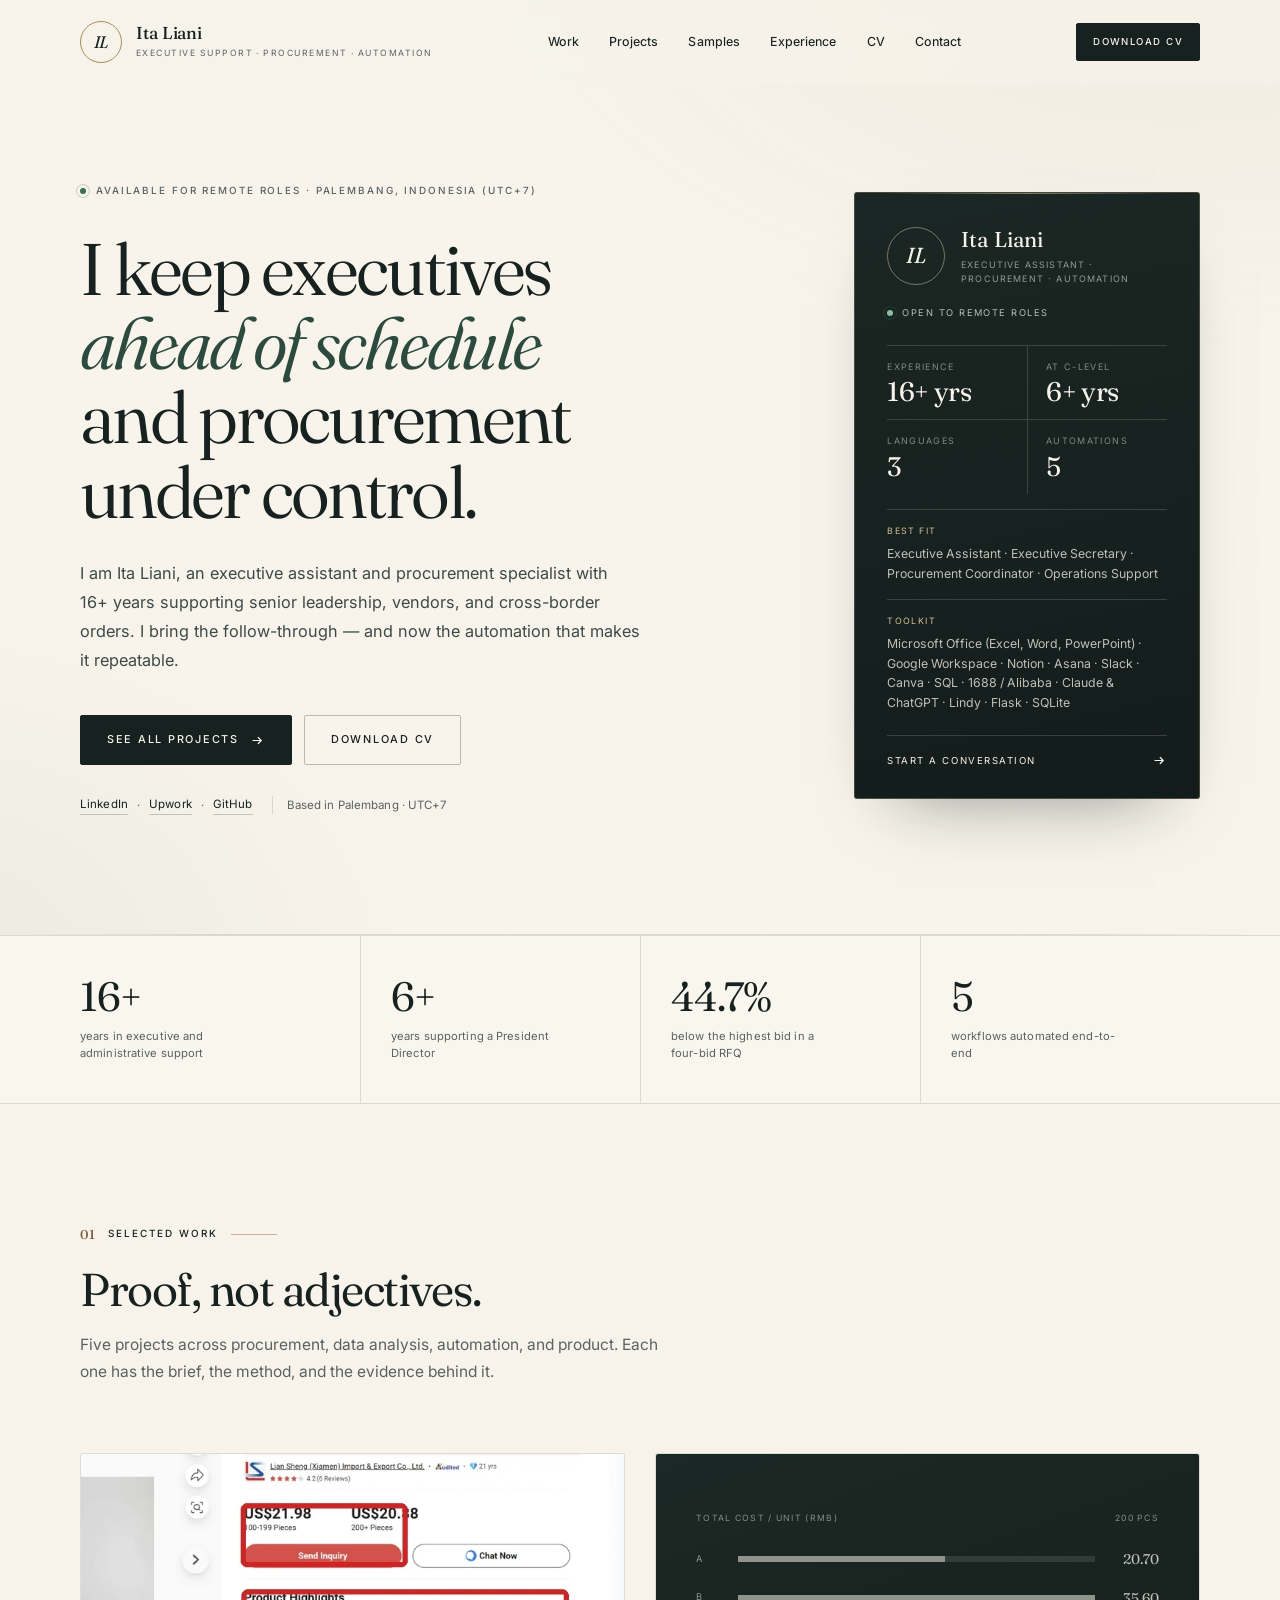
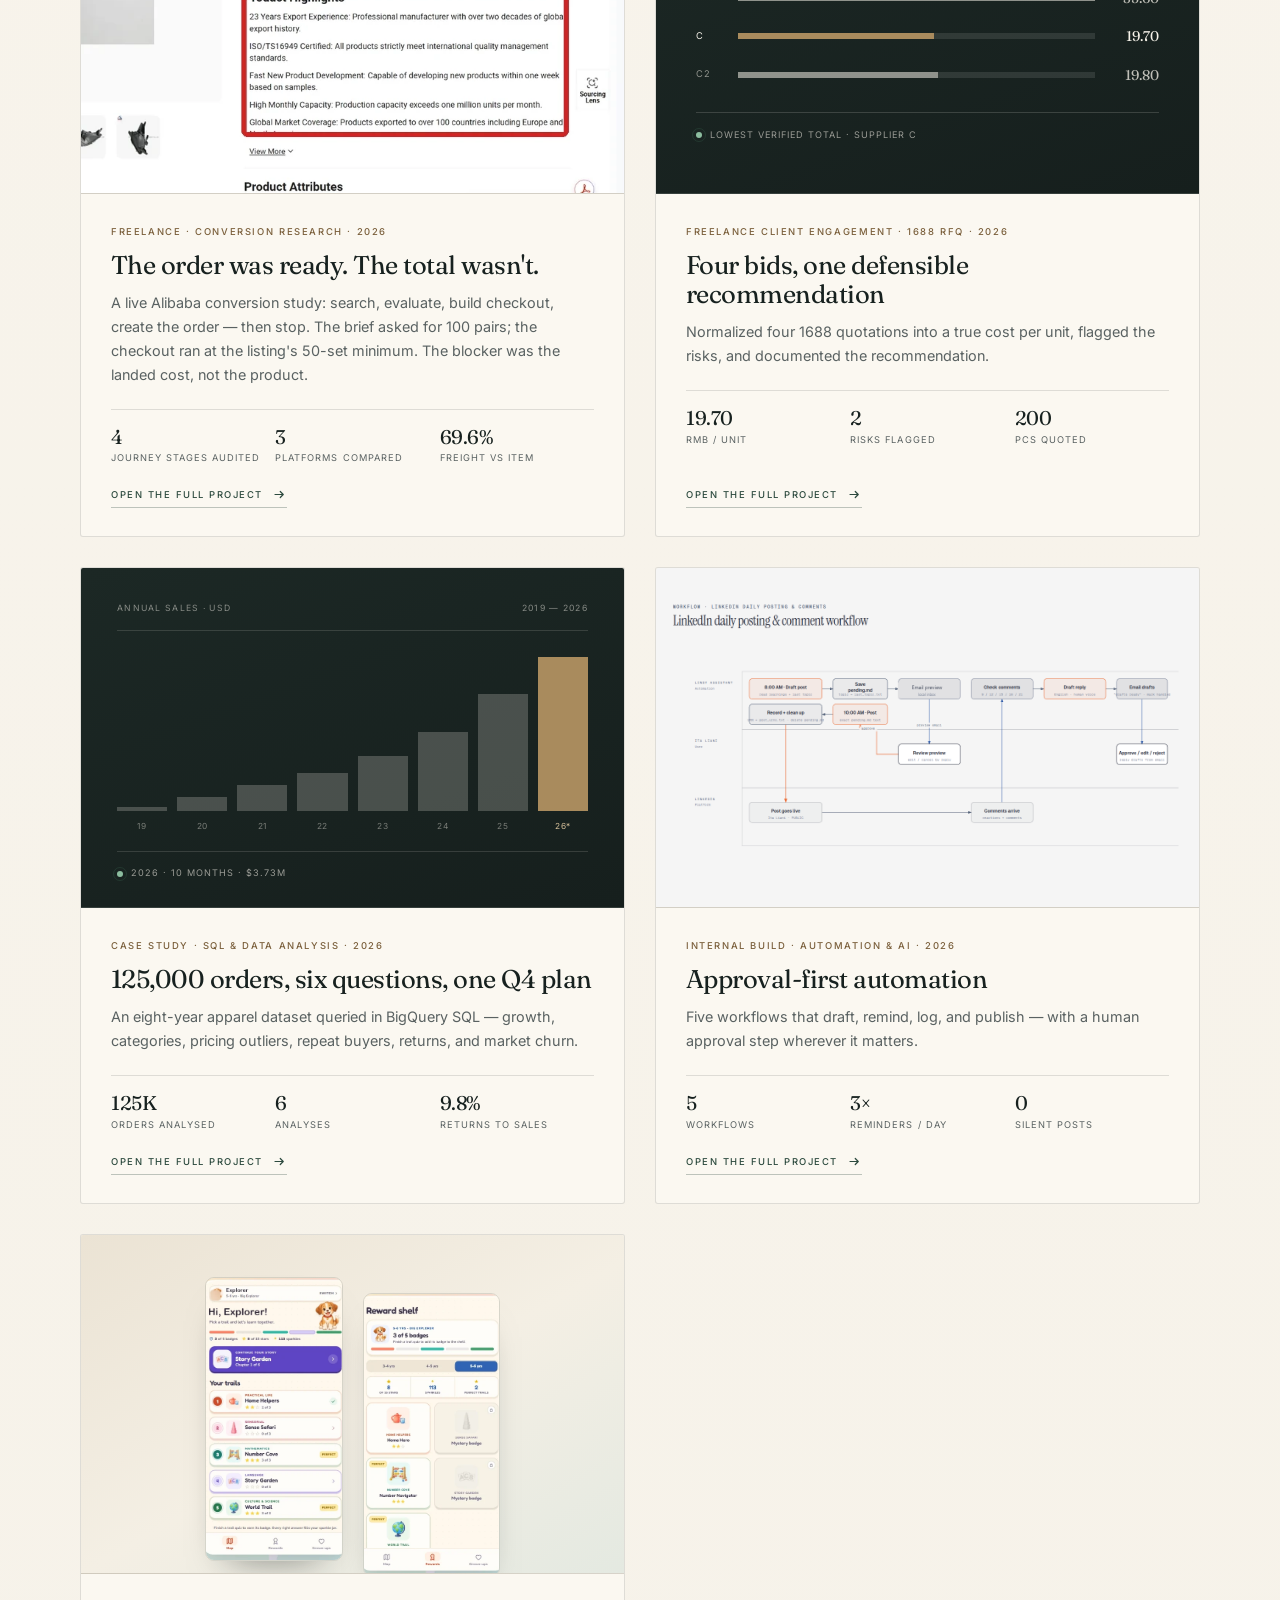
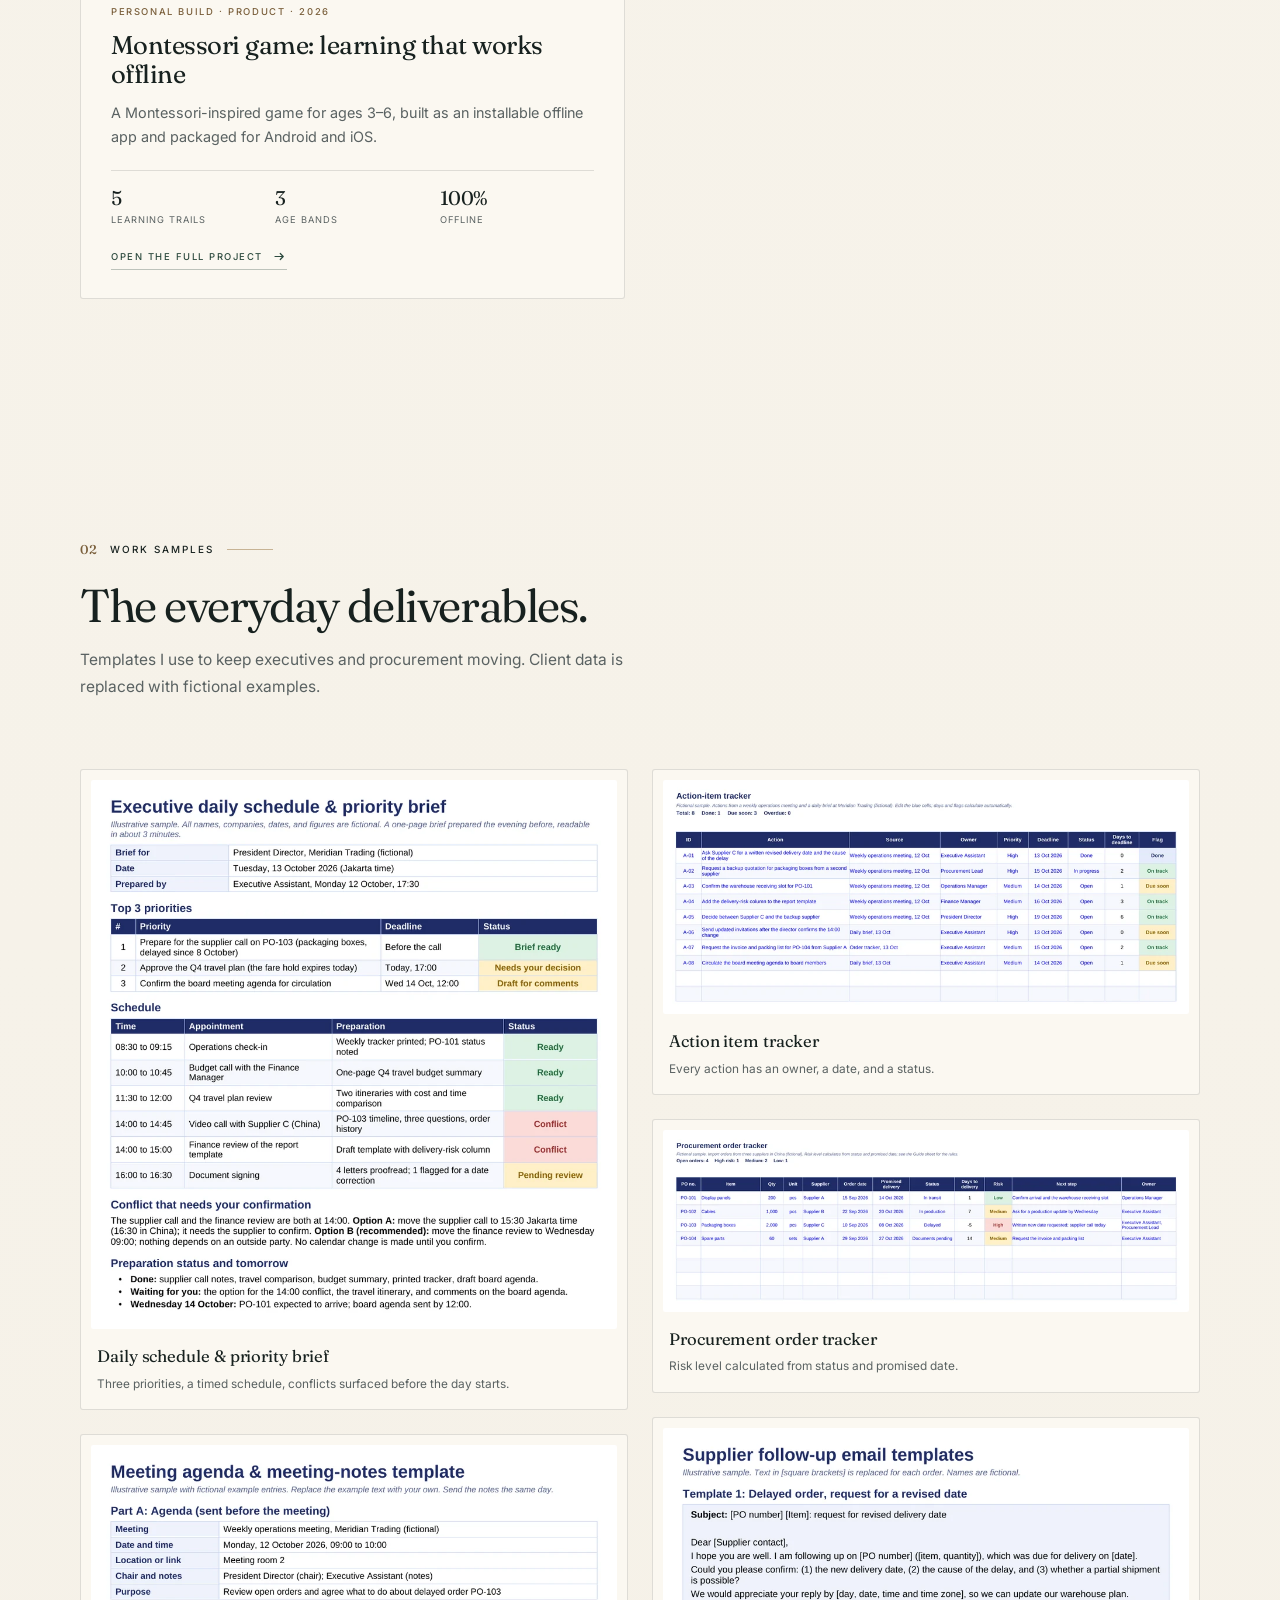
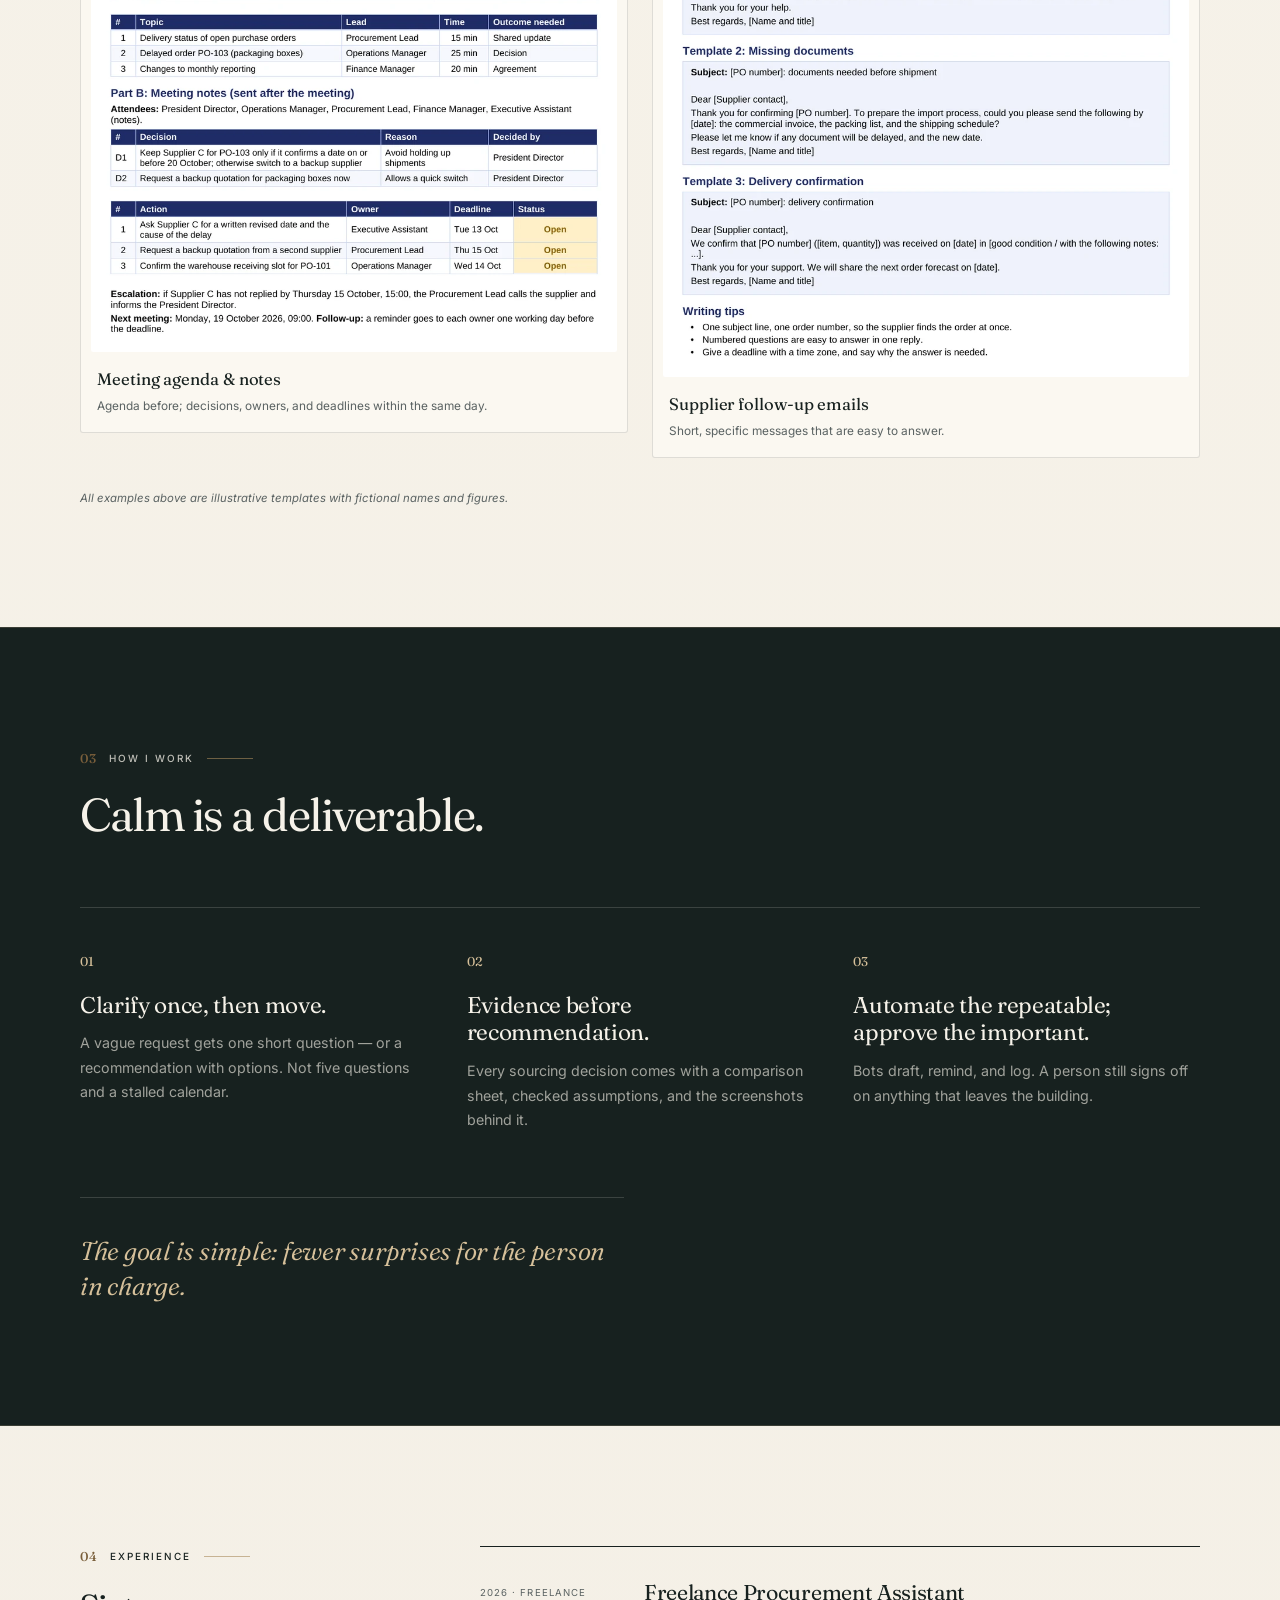
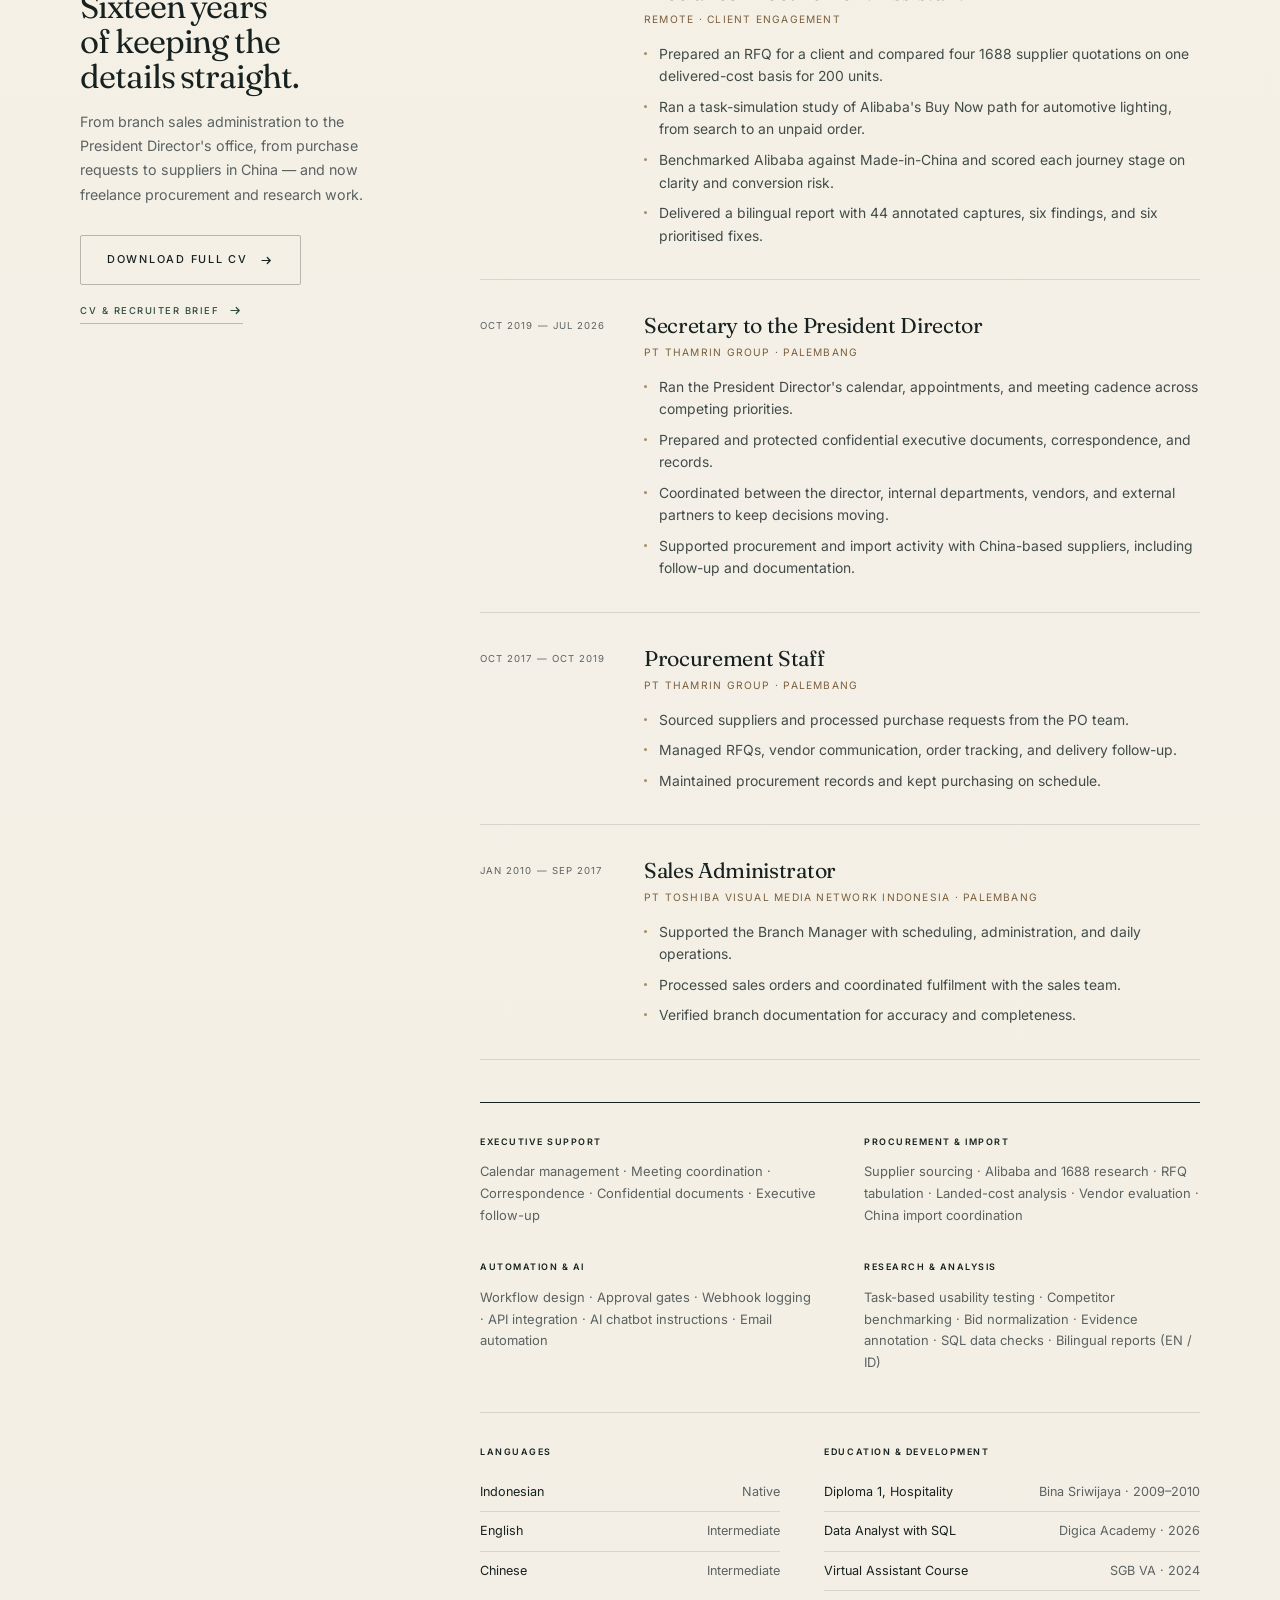
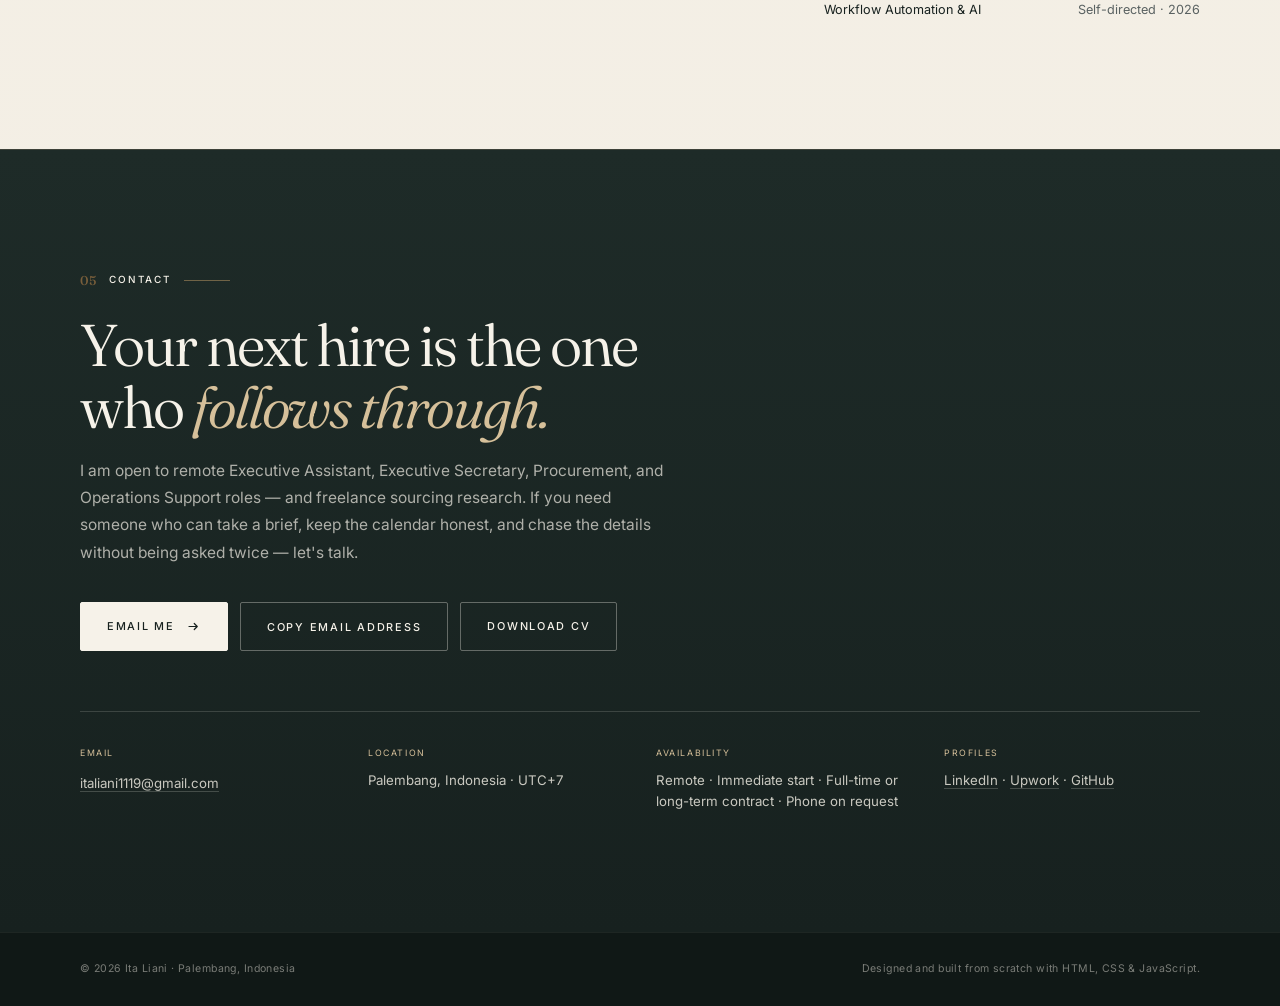
<file: index.html>
<!DOCTYPE html>
<html lang="en">
<head>
<meta charset="utf-8">
<meta name="viewport" content="width=device-width, initial-scale=1">
<title>Ita Liani — Executive Assistant, Procurement &amp; Automation</title>
<meta name="description" content="Portfolio of Ita Liani: 16+ years supporting senior leadership, cross-border procurement, and human-approved automation. Case studies, work samples, and CV.">
<meta name="theme-color" content="#F6F2E9">
<link rel="icon" href="assets/favicon.svg" type="image/svg+xml">
<link rel="canonical" href="https://italiani1119-luck.github.io/">

<meta property="og:type" content="website">
<meta property="og:url" content="https://italiani1119-luck.github.io/">
<meta property="og:title" content="Ita Liani — Executive Assistant, Procurement &amp; Automation">
<meta property="og:description" content="16+ years keeping executives ahead of schedule and procurement under control. Case studies in sourcing, RFQ analysis, SQL data work, automation, and product.">
<meta property="og:image" content="https://italiani1119-luck.github.io/assets/img/og-cover.png">
<meta property="og:image:alt" content="Ita Liani — executive support, procurement, and automation portfolio">
<meta property="og:image:width" content="1200">
<meta property="og:image:height" content="630">
<meta name="twitter:card" content="summary_large_image">
<meta name="twitter:title" content="Ita Liani — Executive Assistant, Procurement &amp; Automation">
<meta name="twitter:description" content="16+ years keeping executives ahead of schedule and procurement under control.">
<meta name="twitter:image" content="https://italiani1119-luck.github.io/assets/img/og-cover.png">

<link rel="preconnect" href="https://fonts.googleapis.com">
<link rel="preconnect" href="https://fonts.gstatic.com" crossorigin>
<link href="https://fonts.googleapis.com/css2?family=Fraunces:ital,opsz,wght@0,9..144,300..700;1,9..144,300..700&family=Inter:wght@300..700&display=swap" rel="stylesheet">
<link rel="stylesheet" href="css/styles.css">

<script type="application/ld+json">
{
  "@context": "https://schema.org",
  "@type": "Person",
  "name": "Ita Liani",
  "url": "https://italiani1119-luck.github.io/",
  "image": "https://italiani1119-luck.github.io/assets/img/og-cover.png",
  "jobTitle": "Executive Assistant, Procurement & Automation",
  "email": "mailto:italiani1119@gmail.com",
  "address": { "@type": "PostalAddress", "addressLocality": "Palembang", "addressCountry": "ID" },
  "knowsLanguage": ["id", "en", "zh"],
  "sameAs": [
    "https://www.linkedin.com/in/ita-liani/",
    "https://www.upwork.com/freelancers/~014712124a23782c28",
    "https://github.com/italiani1119-luck"
  ]
}
</script>
</head>
<body>
<a class="skip" href="#main">Skip to content</a>
<div class="progress" id="progress" aria-hidden="true"></div>

<header class="header" id="header">
  <div class="container header__inner">
    <a class="brand" href="#top" aria-label="Ita Liani — home">
      <span class="brand__mark" aria-hidden="true">IL</span>
      <span class="brand__text">
        <strong>Ita Liani</strong>
        <small>Executive support · Procurement · Automation</small>
      </span>
    </a>

    <nav class="nav" id="siteNav" aria-label="Main navigation">
      <a href="#work">Work</a>
      <a href="projects/index.html">Projects</a>
      <a href="#samples">Samples</a>
      <a href="#experience">Experience</a>
      <a href="cv.html">CV</a>
      <a href="#contact">Contact</a>
      <a class="btn btn--sm nav__cv" href="assets/docs/Ita-Liani-CV.pdf" download>Download CV</a>
    </nav>

    <a class="btn btn--sm header__cv" href="assets/docs/Ita-Liani-CV.pdf" download>Download CV</a>

    <button class="menu-btn" id="menuBtn" aria-expanded="false" aria-controls="siteNav" aria-label="Open menu">
      <span></span><span></span>
    </button>
  </div>
</header>

<main id="main">

  <!-- ============ HERO ============ -->
  <section class="hero" id="top">
    <div class="container hero__grid">
      <div class="hero__copy">
        <p class="eyebrow"><span class="status-dot" aria-hidden="true"></span> Available for remote roles · Palembang, Indonesia (UTC+7)</p>
        <h1>I keep executives <em>ahead of schedule</em> and procurement under control.</h1>
        <p class="hero__lede">I am Ita Liani, an executive assistant and procurement specialist with 16+ years supporting senior leadership, vendors, and cross-border orders. I bring the follow-through — and now the automation that makes it repeatable.</p>
        <div class="hero__cta">
          <a class="btn" href="projects/index.html">See all projects
            <svg class="arrow" viewBox="0 0 20 20" aria-hidden="true"><path d="M4 10h11M11 6l4 4-4 4" fill="none" stroke="currentColor" stroke-width="1.6" stroke-linecap="round" stroke-linejoin="round"/></svg>
          </a>
          <a class="btn btn--ghost" href="assets/docs/Ita-Liani-CV.pdf" download>Download CV</a>
        </div>
        <div class="hero__meta">
          <a data-link="linkedin" href="https://www.linkedin.com/in/ita-liani/" target="_blank" rel="noopener">LinkedIn</a>
          <span aria-hidden="true">·</span>
          <a data-link="upwork" href="https://www.upwork.com/freelancers/~014712124a23782c28" target="_blank" rel="noopener">Upwork</a>
          <span aria-hidden="true">·</span>
          <a href="https://github.com/italiani1119-luck" target="_blank" rel="noopener">GitHub</a>
          <span class="hero__meta-note">Based in Palembang · UTC+7</span>
        </div>
      </div>

      <aside class="snapshot" aria-label="Recruiter snapshot">
        <div class="snapshot__top">
          <div class="monogram" aria-hidden="true">IL</div>
          <div class="snapshot__id">
            <h2>Ita Liani</h2>
            <p>Executive Assistant · Procurement · Automation</p>
          </div>
        </div>
        <p class="snapshot__status"><span class="status-dot" aria-hidden="true"></span> Open to remote roles</p>

        <dl class="snapshot__stats">
          <div><dt>Experience</dt><dd>16+ yrs</dd></div>
          <div><dt>At C-level</dt><dd>6+ yrs</dd></div>
          <div><dt>Languages</dt><dd>3</dd></div>
          <div><dt>Automations</dt><dd>5</dd></div>
        </dl>

        <div class="snapshot__row">
          <span>Best fit</span>
          <p>Executive Assistant · Executive Secretary · Procurement Coordinator · Operations Support</p>
        </div>
        <div class="snapshot__row">
          <span>Toolkit</span>
          <p>Microsoft Office (Excel, Word, PowerPoint) · Google Workspace · Notion · Asana · Slack · Canva · SQL · 1688 / Alibaba · Claude &amp; ChatGPT · Lindy · Flask · SQLite</p>
        </div>
        <a class="snapshot__link" href="#contact">Start a conversation
          <svg class="arrow" viewBox="0 0 20 20" aria-hidden="true"><path d="M4 10h11M11 6l4 4-4 4" fill="none" stroke="currentColor" stroke-width="1.6" stroke-linecap="round" stroke-linejoin="round"/></svg>
        </a>
      </aside>
    </div>
  </section>

  <!-- ============ STATS ============ -->
  <section class="stats" aria-label="Career at a glance">
    <div class="container stats__grid">
      <div class="stats__item"><strong>16+</strong><span>years in executive and administrative support</span></div>
      <div class="stats__item"><strong>6+</strong><span>years supporting a President Director</span></div>
      <div class="stats__item"><strong>44.7%</strong><span>below the highest bid in a four-bid RFQ</span></div>
      <div class="stats__item"><strong>5</strong><span>workflows automated end-to-end</span></div>
    </div>
  </section>

  <!-- ============ SELECTED WORK ============ -->
  <section class="section" id="work">
    <div class="container">
      <div class="section__head">
        <p class="label"><span>01</span> Selected work</p>
        <h2>Proof, not adjectives.</h2>
        <p class="section__lede">Five projects across procurement, data analysis, automation, and product. Each one has the brief, the method, and the evidence behind it.</p>
      </div>

      <div class="cards">

        <article class="card">
          <div class="card__media">
            <img src="assets/img/alibaba-card.webp" alt="Alibaba product listing for a Toyota Avanza headlamp with supplier audit badge, price tiers, MOQ, and product highlights highlighted" width="738" height="461" loading="lazy">
          </div>
          <div class="card__body">
            <p class="card__tag">Freelance · Conversion research · 2026</p>
            <h3><a href="projects/alibaba-research.html">The order was ready. The total wasn't.</a></h3>
            <p class="card__desc">A live Alibaba conversion study: search, evaluate, build checkout, create the order — then stop. The brief asked for 100 pairs; the checkout ran at the listing's 50-set minimum. The blocker was the landed cost, not the product.</p>
            <ul class="card__metrics">
              <li><strong>4</strong><span>journey stages audited</span></li>
              <li><strong>3</strong><span>platforms compared</span></li>
              <li><strong>69.6%</strong><span>freight vs item</span></li>
            </ul>
            <a class="text-link" href="projects/alibaba-research.html">Open the full project
              <svg class="arrow" viewBox="0 0 20 20" aria-hidden="true"><path d="M4 10h11M11 6l4 4-4 4" fill="none" stroke="currentColor" stroke-width="1.6" stroke-linecap="round" stroke-linejoin="round"/></svg>
            </a>
          </div>
        </article>

        <article class="card">
          <div class="card__media card__media--chart" aria-hidden="true">
            <div class="bid-visual">
              <div class="bid-visual__head"><span>Total cost / unit (RMB)</span><span>200 pcs</span></div>
              <div class="bars">
                <div class="bar"><span class="bar__label">A</span><span class="bar__track"><i style="--v:58%"></i></span><span class="bar__value">20.70</span></div>
                <div class="bar"><span class="bar__label">B</span><span class="bar__track"><i style="--v:100%"></i></span><span class="bar__value">35.60</span></div>
                <div class="bar bar--win"><span class="bar__label">C</span><span class="bar__track"><i style="--v:55%"></i></span><span class="bar__value">19.70</span></div>
                <div class="bar"><span class="bar__label">C2</span><span class="bar__track"><i style="--v:56%"></i></span><span class="bar__value">19.80</span></div>
              </div>
              <p class="bid-visual__note"><span class="status-dot" aria-hidden="true"></span> Lowest verified total · Supplier C</p>
            </div>
          </div>
          <div class="card__body">
            <p class="card__tag">Freelance client engagement · 1688 RFQ · 2026</p>
            <h3><a href="projects/rfq-1688.html">Four bids, one defensible recommendation</a></h3>
            <p class="card__desc">Normalized four 1688 quotations into a true cost per unit, flagged the risks, and documented the recommendation.</p>
            <ul class="card__metrics">
              <li><strong>19.70</strong><span>RMB / unit</span></li>
              <li><strong>2</strong><span>risks flagged</span></li>
              <li><strong>200</strong><span>pcs quoted</span></li>
            </ul>
            <a class="text-link" href="projects/rfq-1688.html">Open the full project
              <svg class="arrow" viewBox="0 0 20 20" aria-hidden="true"><path d="M4 10h11M11 6l4 4-4 4" fill="none" stroke="currentColor" stroke-width="1.6" stroke-linecap="round" stroke-linejoin="round"/></svg>
            </a>
          </div>
        </article>

        <article class="card">
          <div class="card__media card__media--trend" aria-hidden="true">
            <div class="trend-visual">
              <div class="trend-visual__head"><span>Annual sales · USD</span><span>2019 — 2026</span></div>
              <div class="trend-visual__chart">
                <div class="tbar" style="--h:2.3%;--i:0"><span class="tbar__col"></span><span class="tbar__year">19</span></div>
                <div class="tbar" style="--h:7.7%;--i:1"><span class="tbar__col"></span><span class="tbar__year">20</span></div>
                <div class="tbar" style="--h:14.5%;--i:2"><span class="tbar__col"></span><span class="tbar__year">21</span></div>
                <div class="tbar" style="--h:21.8%;--i:3"><span class="tbar__col"></span><span class="tbar__year">22</span></div>
                <div class="tbar" style="--h:31%;--i:4"><span class="tbar__col"></span><span class="tbar__year">23</span></div>
                <div class="tbar" style="--h:45%;--i:5"><span class="tbar__col"></span><span class="tbar__year">24</span></div>
                <div class="tbar" style="--h:66.5%;--i:6"><span class="tbar__col"></span><span class="tbar__year">25</span></div>
                <div class="tbar tbar--now" style="--h:100%;--i:7"><span class="tbar__col"></span><span class="tbar__year">26*</span></div>
              </div>
              <p class="trend-visual__note"><span class="status-dot" aria-hidden="true"></span> 2026 · 10 months · $3.73M</p>
            </div>
          </div>
          <div class="card__body">
            <p class="card__tag">Case study · SQL &amp; data analysis · 2026</p>
            <h3><a href="projects/look-reboot-sql.html">125,000 orders, six questions, one Q4 plan</a></h3>
            <p class="card__desc">An eight-year apparel dataset queried in BigQuery SQL — growth, categories, pricing outliers, repeat buyers, returns, and market churn.</p>
            <ul class="card__metrics">
              <li><strong>125K</strong><span>orders analysed</span></li>
              <li><strong>6</strong><span>analyses</span></li>
              <li><strong>9.8%</strong><span>returns to sales</span></li>
            </ul>
            <a class="text-link" href="projects/look-reboot-sql.html">Open the full project
              <svg class="arrow" viewBox="0 0 20 20" aria-hidden="true"><path d="M4 10h11M11 6l4 4-4 4" fill="none" stroke="currentColor" stroke-width="1.6" stroke-linecap="round" stroke-linejoin="round"/></svg>
            </a>
          </div>
        </article>

        <article class="card">
          <div class="card__media">
            <img src="assets/diagrams/linkedin-workflow.png" alt="Workflow diagram showing a scheduled LinkedIn draft, email preview, approval step, publishing, and comment triage" width="1280" height="800" loading="lazy">
          </div>
          <div class="card__body">
            <p class="card__tag">Internal build · Automation &amp; AI · 2026</p>
            <h3><a href="projects/automation.html">Approval-first automation</a></h3>
            <p class="card__desc">Five workflows that draft, remind, log, and publish — with a human approval step wherever it matters.</p>
            <ul class="card__metrics">
              <li><strong>5</strong><span>workflows</span></li>
              <li><strong>3×</strong><span>reminders / day</span></li>
              <li><strong>0</strong><span>silent posts</span></li>
            </ul>
            <a class="text-link" href="projects/automation.html">Open the full project
              <svg class="arrow" viewBox="0 0 20 20" aria-hidden="true"><path d="M4 10h11M11 6l4 4-4 4" fill="none" stroke="currentColor" stroke-width="1.6" stroke-linecap="round" stroke-linejoin="round"/></svg>
            </a>
          </div>
        </article>

        <article class="card">
          <div class="card__media card__media--game">
            <div class="phone-pair">
              <img src="assets/img/game-map.webp" alt="Montessori game map screen with five learning trails and progress" width="392" height="728" loading="lazy">
              <img src="assets/img/game-rewards.webp" alt="Montessori game reward shelf with badges, stars, and age band selector" width="392" height="728" loading="lazy">
            </div>
          </div>
          <div class="card__body">
            <p class="card__tag">Personal build · Product · 2026</p>
            <h3><a href="projects/montessori-game.html">Montessori game: learning that works offline</a></h3>
            <p class="card__desc">A Montessori-inspired game for ages 3–6, built as an installable offline app and packaged for Android and iOS.</p>
            <ul class="card__metrics">
              <li><strong>5</strong><span>learning trails</span></li>
              <li><strong>3</strong><span>age bands</span></li>
              <li><strong>100%</strong><span>offline</span></li>
            </ul>
            <a class="text-link" href="projects/montessori-game.html">Open the full project
              <svg class="arrow" viewBox="0 0 20 20" aria-hidden="true"><path d="M4 10h11M11 6l4 4-4 4" fill="none" stroke="currentColor" stroke-width="1.6" stroke-linecap="round" stroke-linejoin="round"/></svg>
            </a>
          </div>
        </article>

      </div>
    </div>
  </section>

  <!-- ============ SAMPLES ============ -->
  <section class="section section--samples" id="samples">
    <div class="container">
      <div class="section__head">
        <p class="label"><span>02</span> Work samples</p>
        <h2>The everyday deliverables.</h2>
        <p class="section__lede">Templates I use to keep executives and procurement moving. Client data is replaced with fictional examples.</p>
      </div>

      <div class="gallery">
        <figure class="shot">
          <button class="figure__btn" data-full="assets/img/sample-brief.webp" data-caption="Executive daily schedule and priority brief — illustrative template.">
            <img src="assets/img/sample-brief.webp" alt="One-page executive daily schedule and priority brief with top priorities, timed schedule, conflict, and preparation status" width="900" height="940" loading="lazy">
          </button>
          <figcaption><strong>Daily schedule &amp; priority brief</strong><span>Three priorities, a timed schedule, conflicts surfaced before the day starts.</span></figcaption>
        </figure>

        <figure class="shot">
          <button class="figure__btn" data-full="assets/img/sample-agenda.webp" data-caption="Meeting agenda and notes template — illustrative template.">
            <img src="assets/img/sample-agenda.webp" alt="Meeting agenda with topics, leads and time boxes, and meeting notes with decisions, reasons, actions, owners and deadlines" width="900" height="867" loading="lazy">
          </button>
          <figcaption><strong>Meeting agenda &amp; notes</strong><span>Agenda before; decisions, owners, and deadlines within the same day.</span></figcaption>
        </figure>

        <figure class="shot">
          <button class="figure__btn" data-full="assets/img/sample-actions.webp" data-caption="Action item tracker — illustrative template.">
            <img src="assets/img/sample-actions.webp" alt="Action item tracker table with owners, deadlines, priority and status" width="900" height="401" loading="lazy">
          </button>
          <figcaption><strong>Action item tracker</strong><span>Every action has an owner, a date, and a status.</span></figcaption>
        </figure>

        <figure class="shot">
          <button class="figure__btn" data-full="assets/img/sample-tracker.webp" data-caption="Procurement order tracker — illustrative template.">
            <img src="assets/img/sample-tracker.webp" alt="Procurement order tracker with four purchase orders, risk levels and next steps" width="900" height="311" loading="lazy">
          </button>
          <figcaption><strong>Procurement order tracker</strong><span>Risk level calculated from status and promised date.</span></figcaption>
        </figure>

        <figure class="shot">
          <button class="figure__btn" data-full="assets/img/sample-emails.webp" data-caption="Supplier follow-up email templates — illustrative template.">
            <img src="assets/img/sample-emails.webp" alt="Supplier follow-up email templates with short, specific messages and clear questions" width="900" height="939" loading="lazy">
          </button>
          <figcaption><strong>Supplier follow-up emails</strong><span>Short, specific messages that are easy to answer.</span></figcaption>
        </figure>
      </div>
      <p class="gallery__note">All examples above are illustrative templates with fictional names and figures.</p>
    </div>
  </section>

  <!-- ============ APPROACH ============ -->
  <section class="section section--approach" id="approach">
    <div class="container">
      <div class="section__head">
        <p class="label"><span>03</span> How I work</p>
        <h2>Calm is a deliverable.</h2>
      </div>
      <div class="principles">
        <div class="principle">
          <span class="principle__no">01</span>
          <h3>Clarify once, then move.</h3>
          <p>A vague request gets one short question — or a recommendation with options. Not five questions and a stalled calendar.</p>
        </div>
        <div class="principle">
          <span class="principle__no">02</span>
          <h3>Evidence before recommendation.</h3>
          <p>Every sourcing decision comes with a comparison sheet, checked assumptions, and the screenshots behind it.</p>
        </div>
        <div class="principle">
          <span class="principle__no">03</span>
          <h3>Automate the repeatable; approve the important.</h3>
          <p>Bots draft, remind, and log. A person still signs off on anything that leaves the building.</p>
        </div>
      </div>
      <p class="approach__quote">The goal is simple: fewer surprises for the person in charge.</p>
    </div>
  </section>

  <!-- ============ EXPERIENCE ============ -->
  <section class="section" id="experience">
    <div class="container experience">
      <aside class="experience__aside">
        <p class="label"><span>04</span> Experience</p>
        <h2>Sixteen years of keeping the details straight.</h2>
        <p class="experience__note">From branch sales administration to the President Director's office, from purchase requests to suppliers in China — and now freelance procurement and research work.</p>
        <a class="btn btn--ghost" href="assets/docs/Ita-Liani-CV.pdf" download>Download full CV
          <svg class="arrow" viewBox="0 0 20 20" aria-hidden="true"><path d="M4 10h11M11 6l4 4-4 4" fill="none" stroke="currentColor" stroke-width="1.6" stroke-linecap="round" stroke-linejoin="round"/></svg>
        </a>
        <a class="text-link experience__read" href="cv.html">CV &amp; recruiter brief
          <svg class="arrow" viewBox="0 0 20 20" aria-hidden="true"><path d="M4 10h11M11 6l4 4-4 4" fill="none" stroke="currentColor" stroke-width="1.6" stroke-linecap="round" stroke-linejoin="round"/></svg>
        </a>
      </aside>

      <div class="experience__main">
        <div class="timeline">
          <article class="job">
            <p class="job__date">2026 · Freelance</p>
            <div>
              <h3>Freelance Procurement Assistant</h3>
              <p class="job__company">Remote · Client engagement</p>
              <ul>
                <li>Prepared an RFQ for a client and compared four 1688 supplier quotations on one delivered-cost basis for 200 units.</li>
                <li>Ran a task-simulation study of Alibaba's Buy Now path for automotive lighting, from search to an unpaid order.</li>
                <li>Benchmarked Alibaba against Made-in-China and scored each journey stage on clarity and conversion risk.</li>
                <li>Delivered a bilingual report with 44 annotated captures, six findings, and six prioritised fixes.</li>
              </ul>
            </div>
          </article>

          <article class="job">
            <p class="job__date">Oct 2019 — Jul 2026</p>
            <div>
              <h3>Secretary to the President Director</h3>
              <p class="job__company">PT Thamrin Group · Palembang</p>
              <ul>
                <li>Ran the President Director's calendar, appointments, and meeting cadence across competing priorities.</li>
                <li>Prepared and protected confidential executive documents, correspondence, and records.</li>
                <li>Coordinated between the director, internal departments, vendors, and external partners to keep decisions moving.</li>
                <li>Supported procurement and import activity with China-based suppliers, including follow-up and documentation.</li>
              </ul>
            </div>
          </article>

          <article class="job">
            <p class="job__date">Oct 2017 — Oct 2019</p>
            <div>
              <h3>Procurement Staff</h3>
              <p class="job__company">PT Thamrin Group · Palembang</p>
              <ul>
                <li>Sourced suppliers and processed purchase requests from the PO team.</li>
                <li>Managed RFQs, vendor communication, order tracking, and delivery follow-up.</li>
                <li>Maintained procurement records and kept purchasing on schedule.</li>
              </ul>
            </div>
          </article>

          <article class="job">
            <p class="job__date">Jan 2010 — Sep 2017</p>
            <div>
              <h3>Sales Administrator</h3>
              <p class="job__company">PT Toshiba Visual Media Network Indonesia · Palembang</p>
              <ul>
                <li>Supported the Branch Manager with scheduling, administration, and daily operations.</li>
                <li>Processed sales orders and coordinated fulfilment with the sales team.</li>
                <li>Verified branch documentation for accuracy and completeness.</li>
              </ul>
            </div>
          </article>
        </div>

        <div class="capabilities">
          <div>
            <h3>Executive support</h3>
            <p>Calendar management · Meeting coordination · Correspondence · Confidential documents · Executive follow-up</p>
          </div>
          <div>
            <h3>Procurement &amp; import</h3>
            <p>Supplier sourcing · Alibaba and 1688 research · RFQ tabulation · Landed-cost analysis · Vendor evaluation · China import coordination</p>
          </div>
          <div>
            <h3>Automation &amp; AI</h3>
            <p>Workflow design · Approval gates · Webhook logging · API integration · AI chatbot instructions · Email automation</p>
          </div>
          <div>
            <h3>Research &amp; analysis</h3>
            <p>Task-based usability testing · Competitor benchmarking · Bid normalization · Evidence annotation · SQL data checks · Bilingual reports (EN / ID)</p>
          </div>
        </div>

        <div class="facts">
          <div>
            <h3>Languages</h3>
            <ul>
              <li><span>Indonesian</span> Native</li>
              <li><span>English</span> Intermediate</li>
              <li><span>Chinese</span> Intermediate</li>
            </ul>
          </div>
          <div>
            <h3>Education &amp; development</h3>
            <ul>
              <li><span>Diploma 1, Hospitality</span> Bina Sriwijaya · 2009–2010</li>
              <li><span>Data Analyst with SQL</span> Digica Academy · 2026</li>
              <li><span>Virtual Assistant Course</span> SGB VA · 2024</li>
              <li><span>Workflow Automation &amp; AI</span> Self-directed · 2026</li>
            </ul>
          </div>
        </div>
      </div>
    </div>
  </section>

  <!-- ============ CONTACT ============ -->
  <section class="contact" id="contact">
    <div class="container contact__inner">
      <p class="label label--light"><span>05</span> Contact</p>
      <h2>Your next hire is the one who <em>follows through.</em></h2>
      <p class="contact__lede">I am open to remote Executive Assistant, Executive Secretary, Procurement, and Operations Support roles — and freelance sourcing research. If you need someone who can take a brief, keep the calendar honest, and chase the details without being asked twice — let's talk.</p>

      <div class="contact__actions">
        <a class="btn btn--light" href="mailto:italiani1119@gmail.com">Email me
          <svg class="arrow" viewBox="0 0 20 20" aria-hidden="true"><path d="M4 10h11M11 6l4 4-4 4" fill="none" stroke="currentColor" stroke-width="1.6" stroke-linecap="round" stroke-linejoin="round"/></svg>
        </a>
        <button class="btn btn--outline-light" type="button" data-copy="italiani1119@gmail.com">Copy email address</button>
        <a class="btn btn--outline-light" href="assets/docs/Ita-Liani-CV.pdf" download>Download CV</a>
      </div>

      <div class="contact__grid">
        <div><span>Email</span><a href="mailto:italiani1119@gmail.com">italiani1119@gmail.com</a></div>
        <div><span>Location</span><p>Palembang, Indonesia · UTC+7</p></div>
        <div><span>Availability</span><p>Remote · Immediate start · Full-time or long-term contract · Phone on request</p></div>
        <div><span>Profiles</span><p><a data-link="linkedin" href="https://www.linkedin.com/in/ita-liani/" target="_blank" rel="noopener">LinkedIn</a> · <a data-link="upwork" href="https://www.upwork.com/freelancers/~014712124a23782c28" target="_blank" rel="noopener">Upwork</a> · <a href="https://github.com/italiani1119-luck" target="_blank" rel="noopener">GitHub</a></p></div>
      </div>
    </div>
  </section>

</main>

<footer class="footer">
  <div class="container footer__inner">
    <p>© <span id="year">2026</span> Ita Liani · Palembang, Indonesia</p>
    <p>Designed and built from scratch with HTML, CSS &amp; JavaScript.</p>
  </div>
</footer>

<!-- Lightbox -->
<div class="lightbox" id="lightbox" hidden role="dialog" aria-modal="true" aria-label="Enlarged image">
  <button class="lightbox__close" id="lightboxClose" aria-label="Close image">
    <svg viewBox="0 0 24 24" aria-hidden="true"><path d="M6 6l12 12M18 6L6 18" fill="none" stroke="currentColor" stroke-width="1.8" stroke-linecap="round"/></svg>
  </button>
  <figure class="lightbox__figure">
    <img id="lightboxImg" alt="">
    <figcaption id="lightboxCaption"></figcaption>
  </figure>
</div>

<script src="js/main.js"></script>
</body>
</html>
</file>
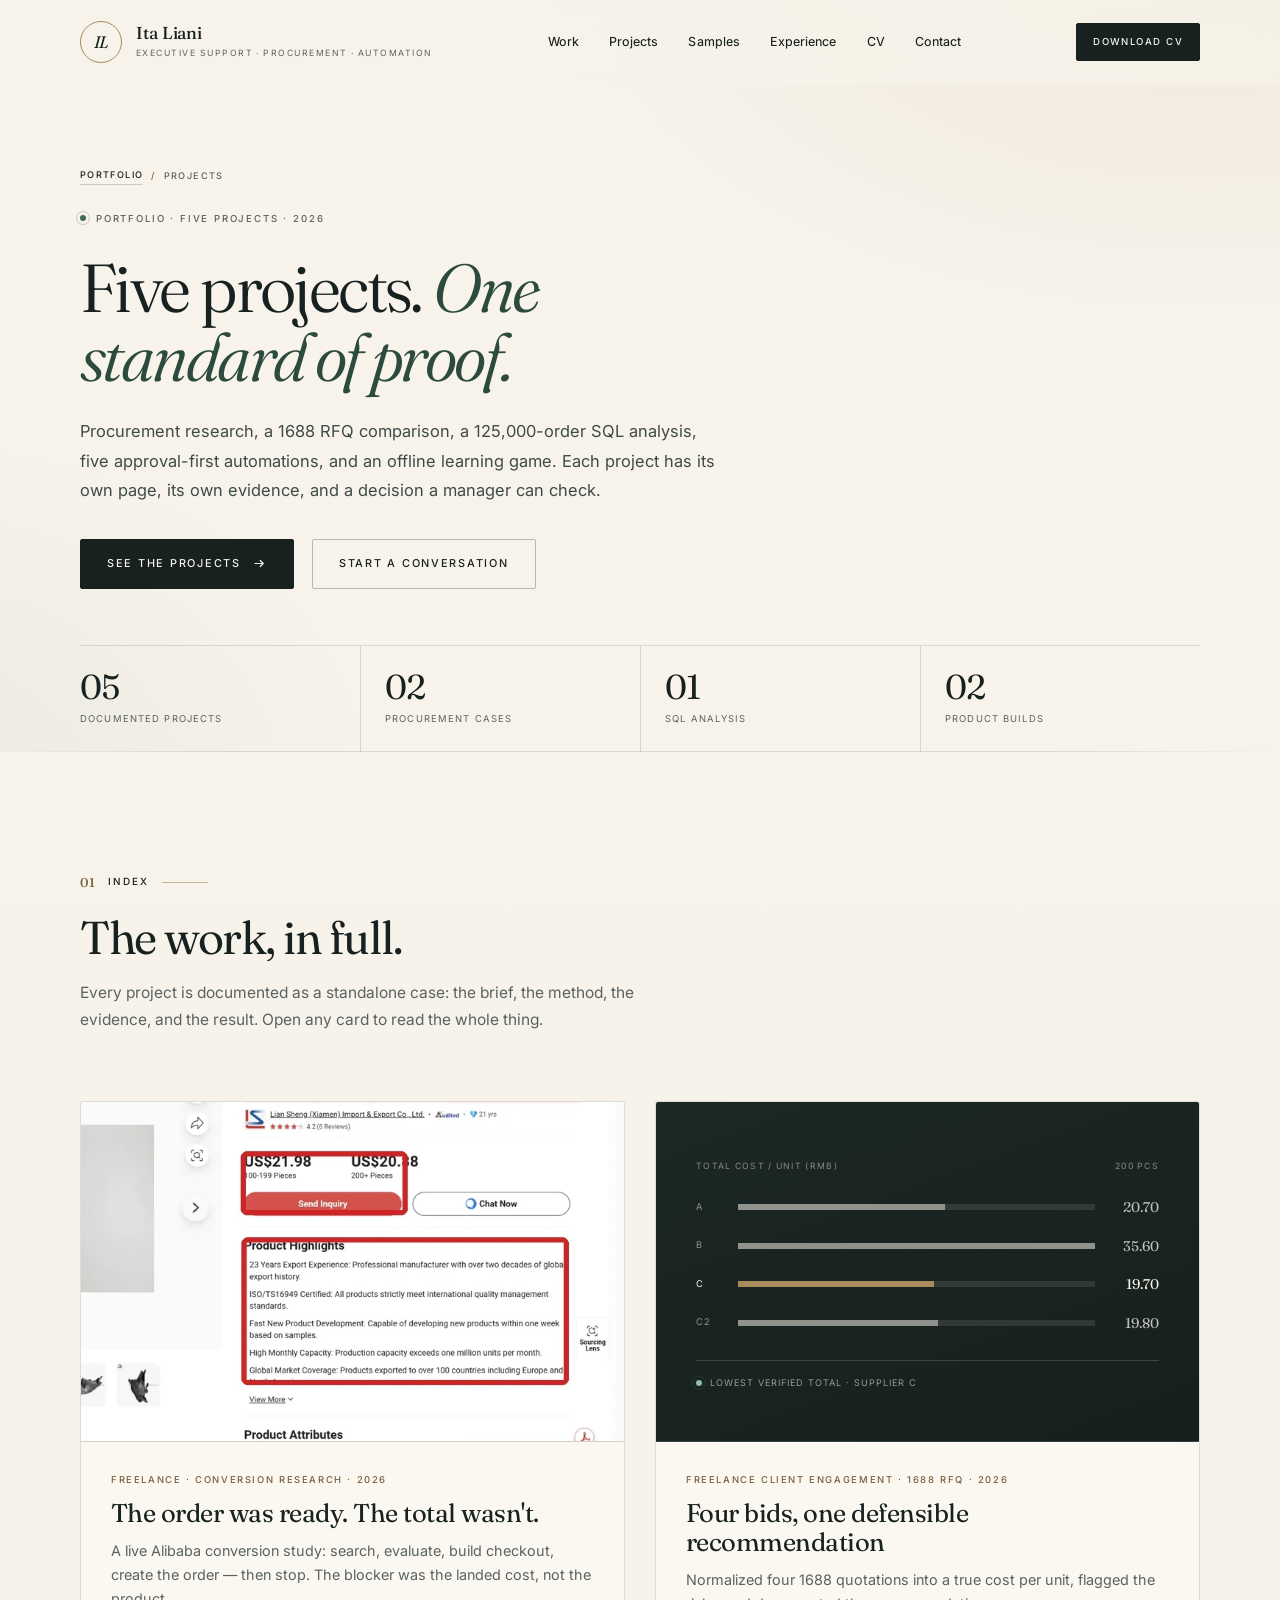
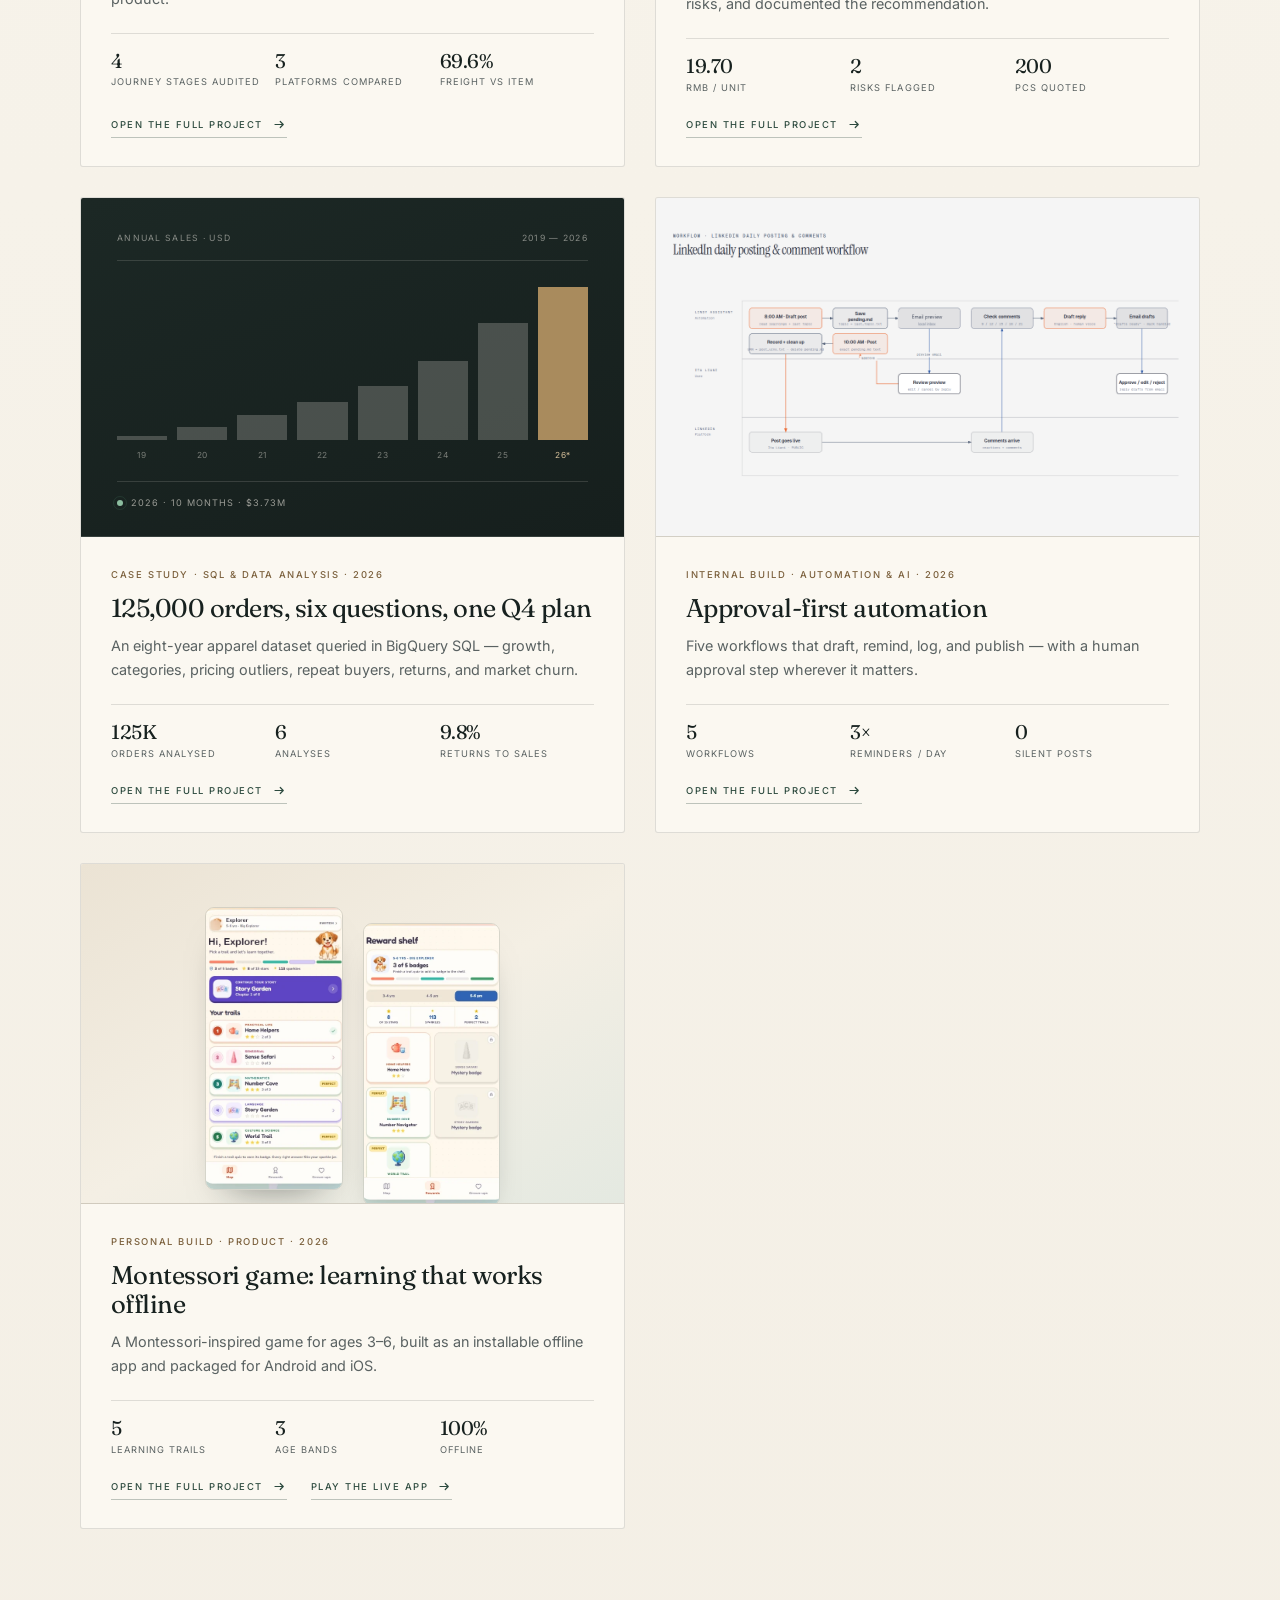
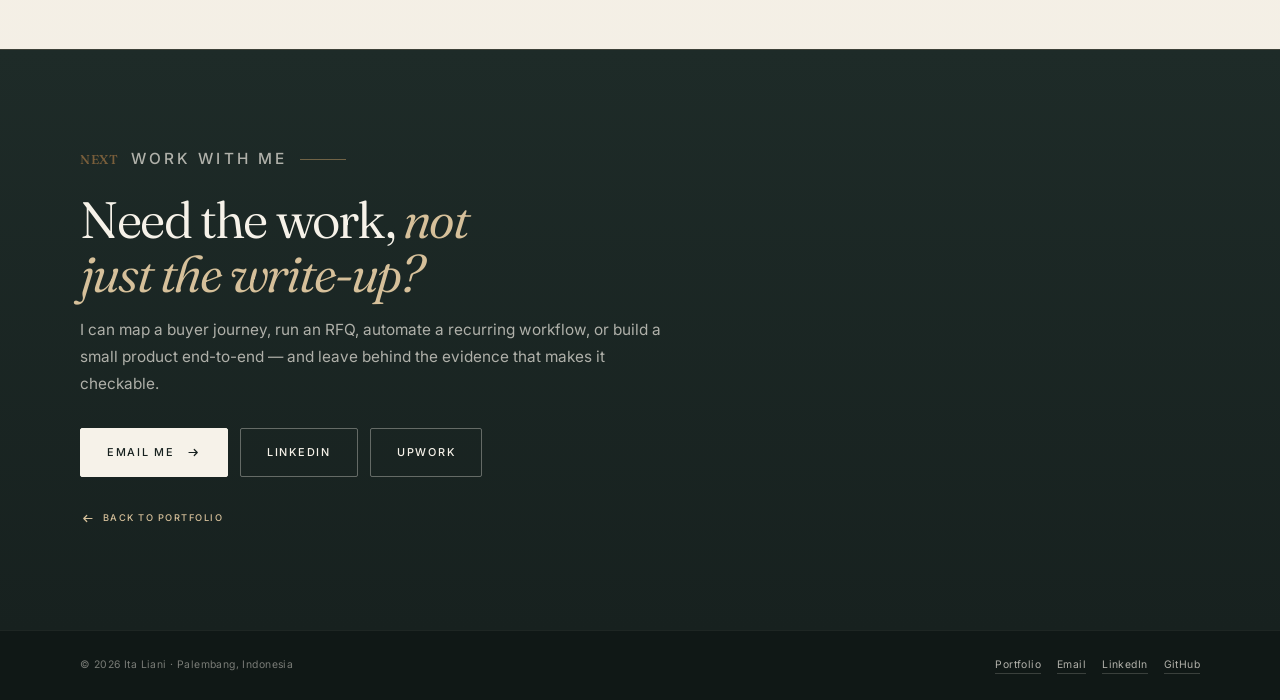
<file: projects/index.html>
<!DOCTYPE html>
<html lang="en">
<head>
<meta charset="utf-8">
<meta name="viewport" content="width=device-width, initial-scale=1">
<title>Projects — Ita Liani | Procurement, data, automation, and product</title>
<meta name="description" content="Five projects by Ita Liani: an Alibaba conversion study, a 1688 RFQ comparison for a freelance client, a 125,000-order SQL case study, five approval-first automations, and an offline Montessori game. Each with its own evidence.">
<meta name="theme-color" content="#F6F2E9">
<link rel="icon" href="../assets/favicon.svg" type="image/svg+xml">
<link rel="canonical" href="https://italiani1119-luck.github.io/projects/">

<meta property="og:type" content="website">
<meta property="og:url" content="https://italiani1119-luck.github.io/projects/">
<meta property="og:title" content="Projects — Ita Liani | Procurement, data, automation, and product">
<meta property="og:description" content="Five projects, each with the brief, the method, and the evidence: Alibaba research, 1688 RFQ, a SQL case study, approval-first automation, and an offline Montessori game.">
<meta property="og:image" content="https://italiani1119-luck.github.io/assets/img/og-projects.png">
<meta property="og:image:alt" content="Five projects by Ita Liani: Alibaba research, 1688 RFQ, SQL analysis, automation, and a Montessori game">
<meta property="og:image:width" content="1200">
<meta property="og:image:height" content="630">
<meta name="twitter:card" content="summary_large_image">
<meta name="twitter:title" content="Projects — Ita Liani">
<meta name="twitter:description" content="Procurement research, a 1688 RFQ comparison, a 125,000-order SQL analysis, five automations, and an offline learning game.">
<meta name="twitter:image" content="https://italiani1119-luck.github.io/assets/img/og-projects.png">

<link rel="preconnect" href="https://fonts.googleapis.com">
<link rel="preconnect" href="https://fonts.gstatic.com" crossorigin>
<link href="https://fonts.googleapis.com/css2?family=Fraunces:ital,opsz,wght@0,9..144,300..700;1,9..144,300..700&family=Inter:wght@300..700&display=swap" rel="stylesheet">
<link rel="stylesheet" href="../css/styles.css">
<link rel="stylesheet" href="../css/project.css">

<script type="application/ld+json">
{
  "@context": "https://schema.org",
  "@type": "CollectionPage",
  "name": "Projects by Ita Liani",
  "url": "https://italiani1119-luck.github.io/projects/",
  "description": "Five documented projects across procurement, data analysis, automation, and product.",
  "author": { "@type": "Person", "name": "Ita Liani", "url": "https://italiani1119-luck.github.io/" },
  "hasPart": [
    { "@type": "CreativeWork", "name": "Alibaba conversion study", "url": "https://italiani1119-luck.github.io/projects/alibaba-research.html" },
    { "@type": "CreativeWork", "name": "1688 RFQ comparison (freelance client)", "url": "https://italiani1119-luck.github.io/projects/rfq-1688.html" },
    { "@type": "CreativeWork", "name": "The Look Reboot — a SQL case study for Q4 planning", "url": "https://italiani1119-luck.github.io/projects/look-reboot-sql.html" },
    { "@type": "CreativeWork", "name": "Approval-first automation", "url": "https://italiani1119-luck.github.io/projects/automation.html" },
    { "@type": "CreativeWork", "name": "Montessori game — learning that works offline", "url": "https://italiani1119-luck.github.io/projects/montessori-game.html" }
  ]
}
</script>
</head>
<body>
<a class="skip" href="#main">Skip to content</a>
<div class="progress" id="progress" aria-hidden="true"></div>

<header class="header" id="header">
  <div class="container header__inner">
    <a class="brand" href="../index.html#top" aria-label="Ita Liani — home">
      <span class="brand__mark" aria-hidden="true">IL</span>
      <span class="brand__text">
        <strong>Ita Liani</strong>
        <small>Executive support · Procurement · Automation</small>
      </span>
    </a>

    <nav class="nav" id="siteNav" aria-label="Main navigation">
      <a href="../index.html#work">Work</a>
      <a href="index.html" aria-current="page">Projects</a>
      <a href="../index.html#samples">Samples</a>
      <a href="../index.html#experience">Experience</a>
      <a href="../cv.html">CV</a>
      <a href="../index.html#contact">Contact</a>
      <a class="btn btn--sm nav__cv" href="../assets/docs/Ita-Liani-CV.pdf" download>Download CV</a>
    </nav>

    <a class="btn btn--sm header__cv" href="../assets/docs/Ita-Liani-CV.pdf" download>Download CV</a>

    <button class="menu-btn" id="menuBtn" aria-expanded="false" aria-controls="siteNav" aria-label="Open menu">
      <span></span><span></span>
    </button>
  </div>
</header>

<main id="main">

  <header class="pj-hero hub-hero">
    <div class="container">
      <nav class="pj-crumbs" aria-label="Breadcrumb">
        <a href="../index.html">Portfolio</a>
        <span aria-hidden="true">/</span>
        <span>Projects</span>
      </nav>

      <p class="pj-eyebrow"><span class="status-dot" aria-hidden="true"></span> Portfolio · Five projects · 2026</p>
      <h1>Five projects. <em>One standard of proof.</em></h1>
      <p class="pj-hero__lede">Procurement research, a 1688 RFQ comparison, a 125,000-order SQL analysis, five approval-first automations, and an offline learning game. Each project has its own page, its own evidence, and a decision a manager can check.</p>

      <div class="pj-hero__actions">
        <a class="btn" href="#index">See the projects
          <svg class="arrow" viewBox="0 0 20 20" aria-hidden="true"><path d="M4 10h11M11 6l4 4-4 4" fill="none" stroke="currentColor" stroke-width="1.6" stroke-linecap="round" stroke-linejoin="round"/></svg>
        </a>
        <a class="btn btn--ghost" href="../index.html#contact">Start a conversation</a>
      </div>

      <div class="pj-metrics" aria-label="Projects at a glance">
        <div class="pj-metric"><strong>05</strong><span>documented projects</span></div>
        <div class="pj-metric"><strong>02</strong><span>procurement cases</span></div>
        <div class="pj-metric"><strong>01</strong><span>SQL analysis</span></div>
        <div class="pj-metric"><strong>02</strong><span>product builds</span></div>
      </div>
    </div>
  </header>

  <section class="section" id="index">
    <div class="container">
      <div class="section__head">
        <p class="label"><span>01</span> Index</p>
        <h2>The work, in full.</h2>
        <p class="section__lede">Every project is documented as a standalone case: the brief, the method, the evidence, and the result. Open any card to read the whole thing.</p>
      </div>

      <div class="cards">

        <article class="card">
          <div class="card__media">
            <img src="../assets/img/alibaba-card.webp" alt="Alibaba product listing for a Toyota Avanza headlamp with supplier audit badge, price tiers, MOQ, and product highlights highlighted" width="738" height="461" loading="lazy">
          </div>
          <div class="card__body">
            <p class="card__tag">Freelance · Conversion research · 2026</p>
            <h3><a href="alibaba-research.html">The order was ready. The total wasn't.</a></h3>
            <p class="card__desc">A live Alibaba conversion study: search, evaluate, build checkout, create the order — then stop. The blocker was the landed cost, not the product.</p>
            <ul class="card__metrics">
              <li><strong>4</strong><span>journey stages audited</span></li>
              <li><strong>3</strong><span>platforms compared</span></li>
              <li><strong>69.6%</strong><span>freight vs item</span></li>
            </ul>
            <a class="text-link" href="alibaba-research.html">Open the full project
              <svg class="arrow" viewBox="0 0 20 20" aria-hidden="true"><path d="M4 10h11M11 6l4 4-4 4" fill="none" stroke="currentColor" stroke-width="1.6" stroke-linecap="round" stroke-linejoin="round"/></svg>
            </a>
          </div>
        </article>

        <article class="card">
          <div class="card__media card__media--chart" aria-hidden="true">
            <div class="bid-visual">
              <div class="bid-visual__head"><span>Total cost / unit (RMB)</span><span>200 pcs</span></div>
              <div class="bars">
                <div class="bar"><span class="bar__label">A</span><span class="bar__track"><i style="--v:58%"></i></span><span class="bar__value">20.70</span></div>
                <div class="bar"><span class="bar__label">B</span><span class="bar__track"><i style="--v:100%"></i></span><span class="bar__value">35.60</span></div>
                <div class="bar bar--win"><span class="bar__label">C</span><span class="bar__track"><i style="--v:55%"></i></span><span class="bar__value">19.70</span></div>
                <div class="bar"><span class="bar__label">C2</span><span class="bar__track"><i style="--v:56%"></i></span><span class="bar__value">19.80</span></div>
              </div>
              <p class="bid-visual__note"><span class="status-dot" aria-hidden="true"></span> Lowest verified total · Supplier C</p>
            </div>
          </div>
          <div class="card__body">
            <p class="card__tag">Freelance client engagement · 1688 RFQ · 2026</p>
            <h3><a href="rfq-1688.html">Four bids, one defensible recommendation</a></h3>
            <p class="card__desc">Normalized four 1688 quotations into a true cost per unit, flagged the risks, and documented the recommendation.</p>
            <ul class="card__metrics">
              <li><strong>19.70</strong><span>RMB / unit</span></li>
              <li><strong>2</strong><span>risks flagged</span></li>
              <li><strong>200</strong><span>pcs quoted</span></li>
            </ul>
            <a class="text-link" href="rfq-1688.html">Open the full project
              <svg class="arrow" viewBox="0 0 20 20" aria-hidden="true"><path d="M4 10h11M11 6l4 4-4 4" fill="none" stroke="currentColor" stroke-width="1.6" stroke-linecap="round" stroke-linejoin="round"/></svg>
            </a>
          </div>
        </article>

        <article class="card">
          <div class="card__media card__media--trend" aria-hidden="true">
            <div class="trend-visual">
              <div class="trend-visual__head"><span>Annual sales · USD</span><span>2019 — 2026</span></div>
              <div class="trend-visual__chart">
                <div class="tbar" style="--h:2.3%;--i:0"><span class="tbar__col"></span><span class="tbar__year">19</span></div>
                <div class="tbar" style="--h:7.7%;--i:1"><span class="tbar__col"></span><span class="tbar__year">20</span></div>
                <div class="tbar" style="--h:14.5%;--i:2"><span class="tbar__col"></span><span class="tbar__year">21</span></div>
                <div class="tbar" style="--h:21.8%;--i:3"><span class="tbar__col"></span><span class="tbar__year">22</span></div>
                <div class="tbar" style="--h:31%;--i:4"><span class="tbar__col"></span><span class="tbar__year">23</span></div>
                <div class="tbar" style="--h:45%;--i:5"><span class="tbar__col"></span><span class="tbar__year">24</span></div>
                <div class="tbar" style="--h:66.5%;--i:6"><span class="tbar__col"></span><span class="tbar__year">25</span></div>
                <div class="tbar tbar--now" style="--h:100%;--i:7"><span class="tbar__col"></span><span class="tbar__year">26*</span></div>
              </div>
              <p class="trend-visual__note"><span class="status-dot" aria-hidden="true"></span> 2026 · 10 months · $3.73M</p>
            </div>
          </div>
          <div class="card__body">
            <p class="card__tag">Case study · SQL &amp; data analysis · 2026</p>
            <h3><a href="look-reboot-sql.html">125,000 orders, six questions, one Q4 plan</a></h3>
            <p class="card__desc">An eight-year apparel dataset queried in BigQuery SQL — growth, categories, pricing outliers, repeat buyers, returns, and market churn.</p>
            <ul class="card__metrics">
              <li><strong>125K</strong><span>orders analysed</span></li>
              <li><strong>6</strong><span>analyses</span></li>
              <li><strong>9.8%</strong><span>returns to sales</span></li>
            </ul>
            <a class="text-link" href="look-reboot-sql.html">Open the full project
              <svg class="arrow" viewBox="0 0 20 20" aria-hidden="true"><path d="M4 10h11M11 6l4 4-4 4" fill="none" stroke="currentColor" stroke-width="1.6" stroke-linecap="round" stroke-linejoin="round"/></svg>
            </a>
          </div>
        </article>

        <article class="card">
          <div class="card__media">
            <img src="../assets/diagrams/linkedin-workflow.png" alt="Workflow diagram showing a scheduled LinkedIn draft, email preview, approval step, publishing, and comment triage" width="1280" height="800" loading="lazy">
          </div>
          <div class="card__body">
            <p class="card__tag">Internal build · Automation &amp; AI · 2026</p>
            <h3><a href="automation.html">Approval-first automation</a></h3>
            <p class="card__desc">Five workflows that draft, remind, log, and publish — with a human approval step wherever it matters.</p>
            <ul class="card__metrics">
              <li><strong>5</strong><span>workflows</span></li>
              <li><strong>3×</strong><span>reminders / day</span></li>
              <li><strong>0</strong><span>silent posts</span></li>
            </ul>
            <a class="text-link" href="automation.html">Open the full project
              <svg class="arrow" viewBox="0 0 20 20" aria-hidden="true"><path d="M4 10h11M11 6l4 4-4 4" fill="none" stroke="currentColor" stroke-width="1.6" stroke-linecap="round" stroke-linejoin="round"/></svg>
            </a>
          </div>
        </article>

        <article class="card">
          <div class="card__media card__media--game">
            <div class="phone-pair">
              <img src="../assets/img/game-map.webp" alt="Montessori game map screen with five learning trails and progress" width="392" height="728" loading="lazy">
              <img src="../assets/img/game-rewards.webp" alt="Montessori game reward shelf with badges, stars, and age band selector" width="392" height="728" loading="lazy">
            </div>
          </div>
          <div class="card__body">
            <p class="card__tag">Personal build · Product · 2026</p>
            <h3><a href="montessori-game.html">Montessori game: learning that works offline</a></h3>
            <p class="card__desc">A Montessori-inspired game for ages 3–6, built as an installable offline app and packaged for Android and iOS.</p>
            <ul class="card__metrics">
              <li><strong>5</strong><span>learning trails</span></li>
              <li><strong>3</strong><span>age bands</span></li>
              <li><strong>100%</strong><span>offline</span></li>
            </ul>
            <div class="card__actions">
              <a class="text-link" href="montessori-game.html">Open the full project
                <svg class="arrow" viewBox="0 0 20 20" aria-hidden="true"><path d="M4 10h11M11 6l4 4-4 4" fill="none" stroke="currentColor" stroke-width="1.6" stroke-linecap="round" stroke-linejoin="round"/></svg>
              </a>
              <a class="text-link" href="https://italiani1119-luck.github.io/games-montessori-sean-adventure/" target="_blank" rel="noopener">Play the live app
                <svg class="arrow" viewBox="0 0 20 20" aria-hidden="true"><path d="M4 10h11M11 6l4 4-4 4" fill="none" stroke="currentColor" stroke-width="1.6" stroke-linecap="round" stroke-linejoin="round"/></svg>
              </a>
            </div>
          </div>
        </article>

      </div>
    </div>
  </section>

  <section class="pj-cta">
    <div class="container">
      <p class="label label--light"><span>Next</span> Work with me</p>
      <h2>Need the work, <em>not just the write-up?</em></h2>
      <p>I can map a buyer journey, run an RFQ, automate a recurring workflow, or build a small product end-to-end — and leave behind the evidence that makes it checkable.</p>
      <div class="pj-cta__actions">
        <a class="btn btn--light" href="mailto:italiani1119@gmail.com">Email me
          <svg class="arrow" viewBox="0 0 20 20" aria-hidden="true"><path d="M4 10h11M11 6l4 4-4 4" fill="none" stroke="currentColor" stroke-width="1.6" stroke-linecap="round" stroke-linejoin="round"/></svg>
        </a>
        <a class="btn btn--outline-light" href="https://www.linkedin.com/in/ita-liani/" target="_blank" rel="noopener">LinkedIn</a>
        <a class="btn btn--outline-light" href="https://www.upwork.com/freelancers/~014712124a23782c28" target="_blank" rel="noopener">Upwork</a>
      </div>
      <a class="pj-cta__back" href="../index.html">
        <svg class="arrow" viewBox="0 0 20 20" aria-hidden="true"><path d="M4 10h11M11 6l4 4-4 4" fill="none" stroke="currentColor" stroke-width="1.6" stroke-linecap="round" stroke-linejoin="round"/></svg>
        Back to portfolio
      </a>
    </div>
  </section>

</main>

<footer class="pj-footer">
  <div class="container pj-footer__inner">
    <p>© <span id="year">2026</span> Ita Liani · Palembang, Indonesia</p>
    <div class="pj-footer__links">
      <a href="../index.html">Portfolio</a>
      <a href="mailto:italiani1119@gmail.com">Email</a>
      <a href="https://www.linkedin.com/in/ita-liani/" target="_blank" rel="noopener">LinkedIn</a>
      <a href="https://github.com/italiani1119-luck" target="_blank" rel="noopener">GitHub</a>
    </div>
  </div>
</footer>

<script src="../js/main.js"></script>
</body>
</html>
</file>
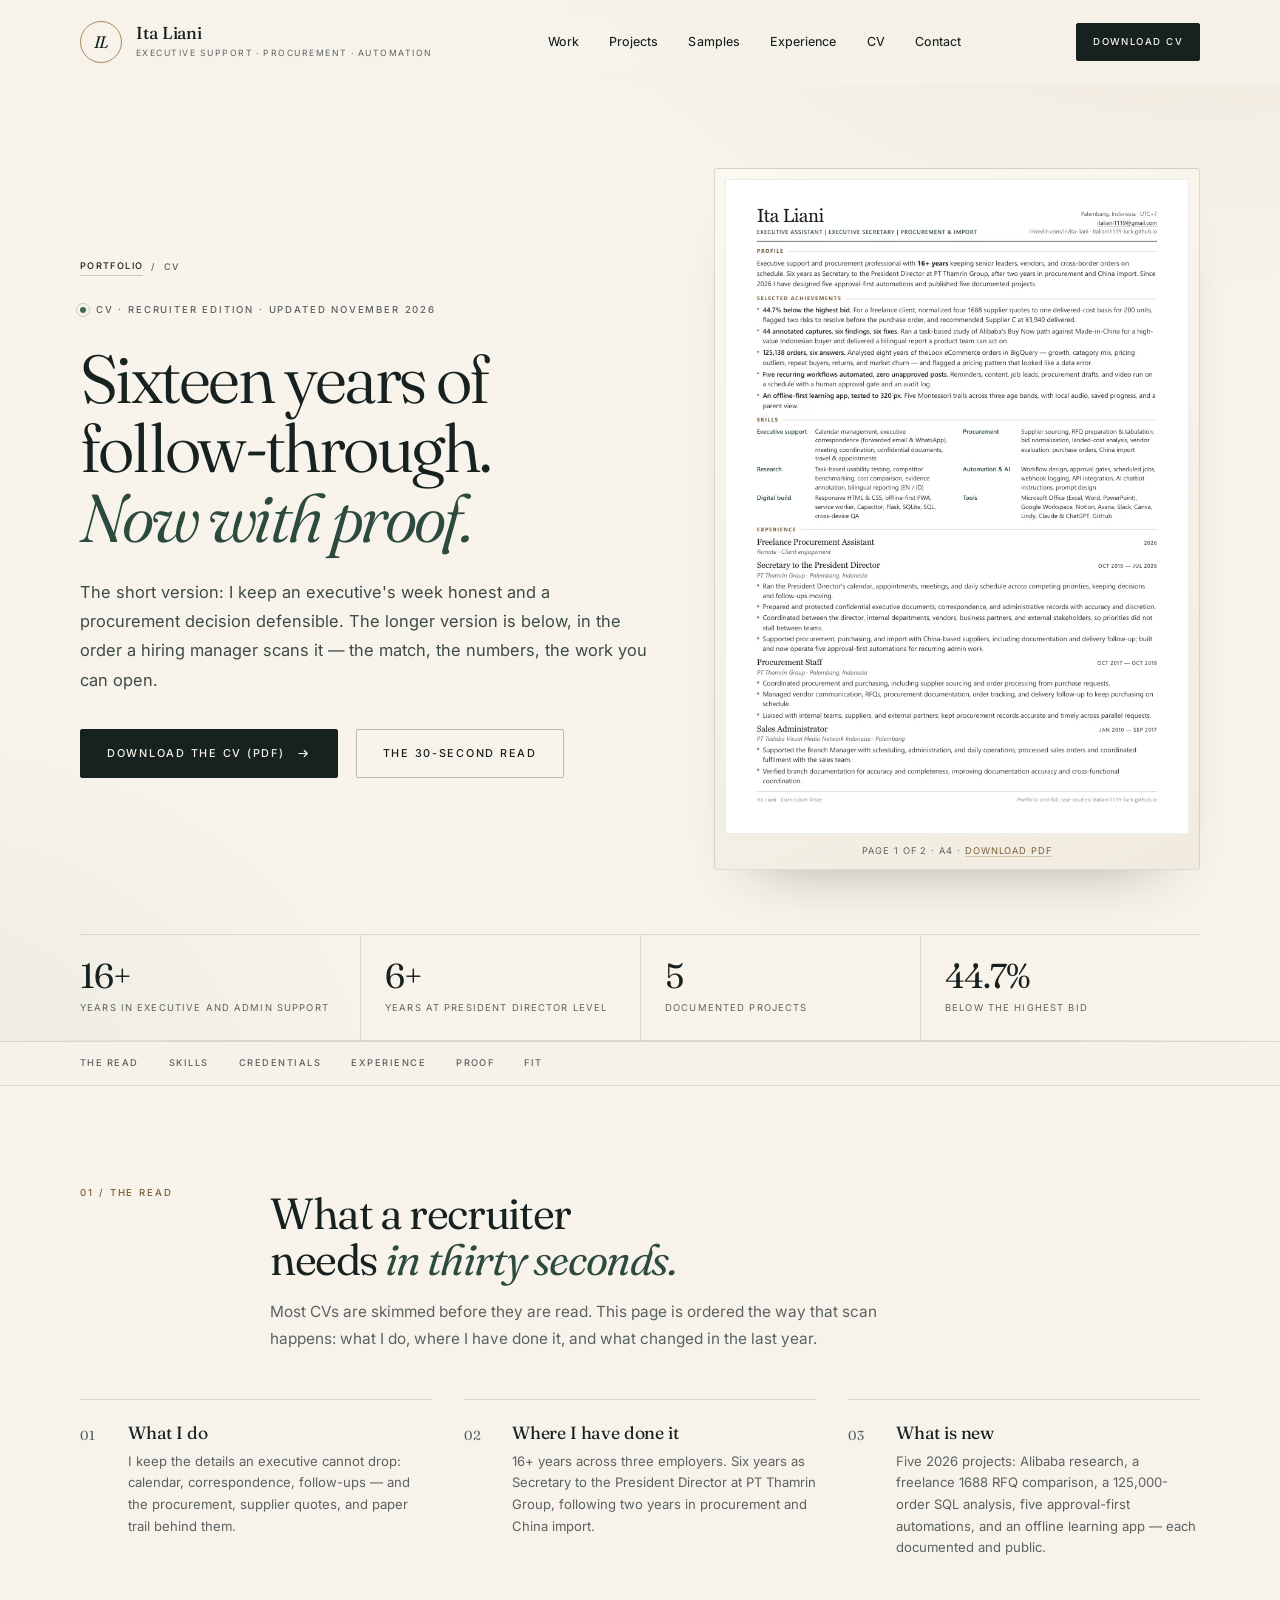
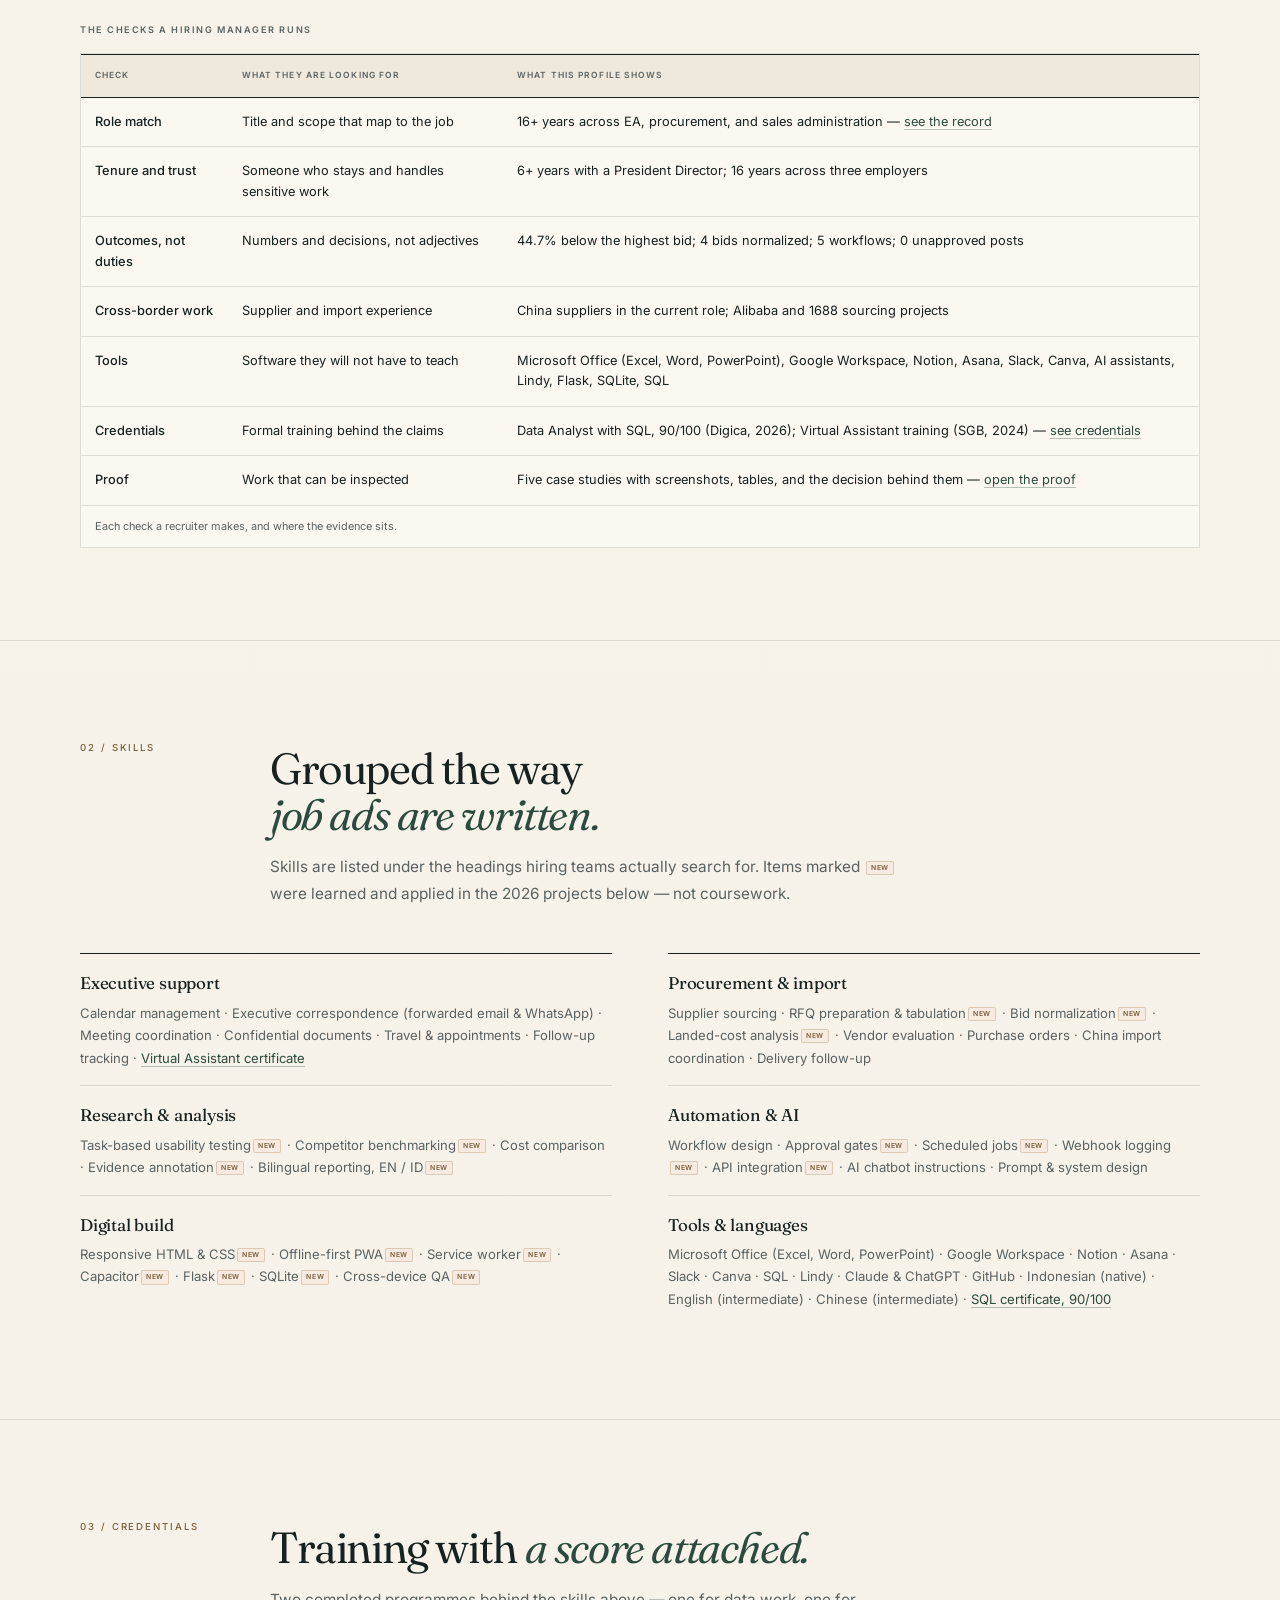
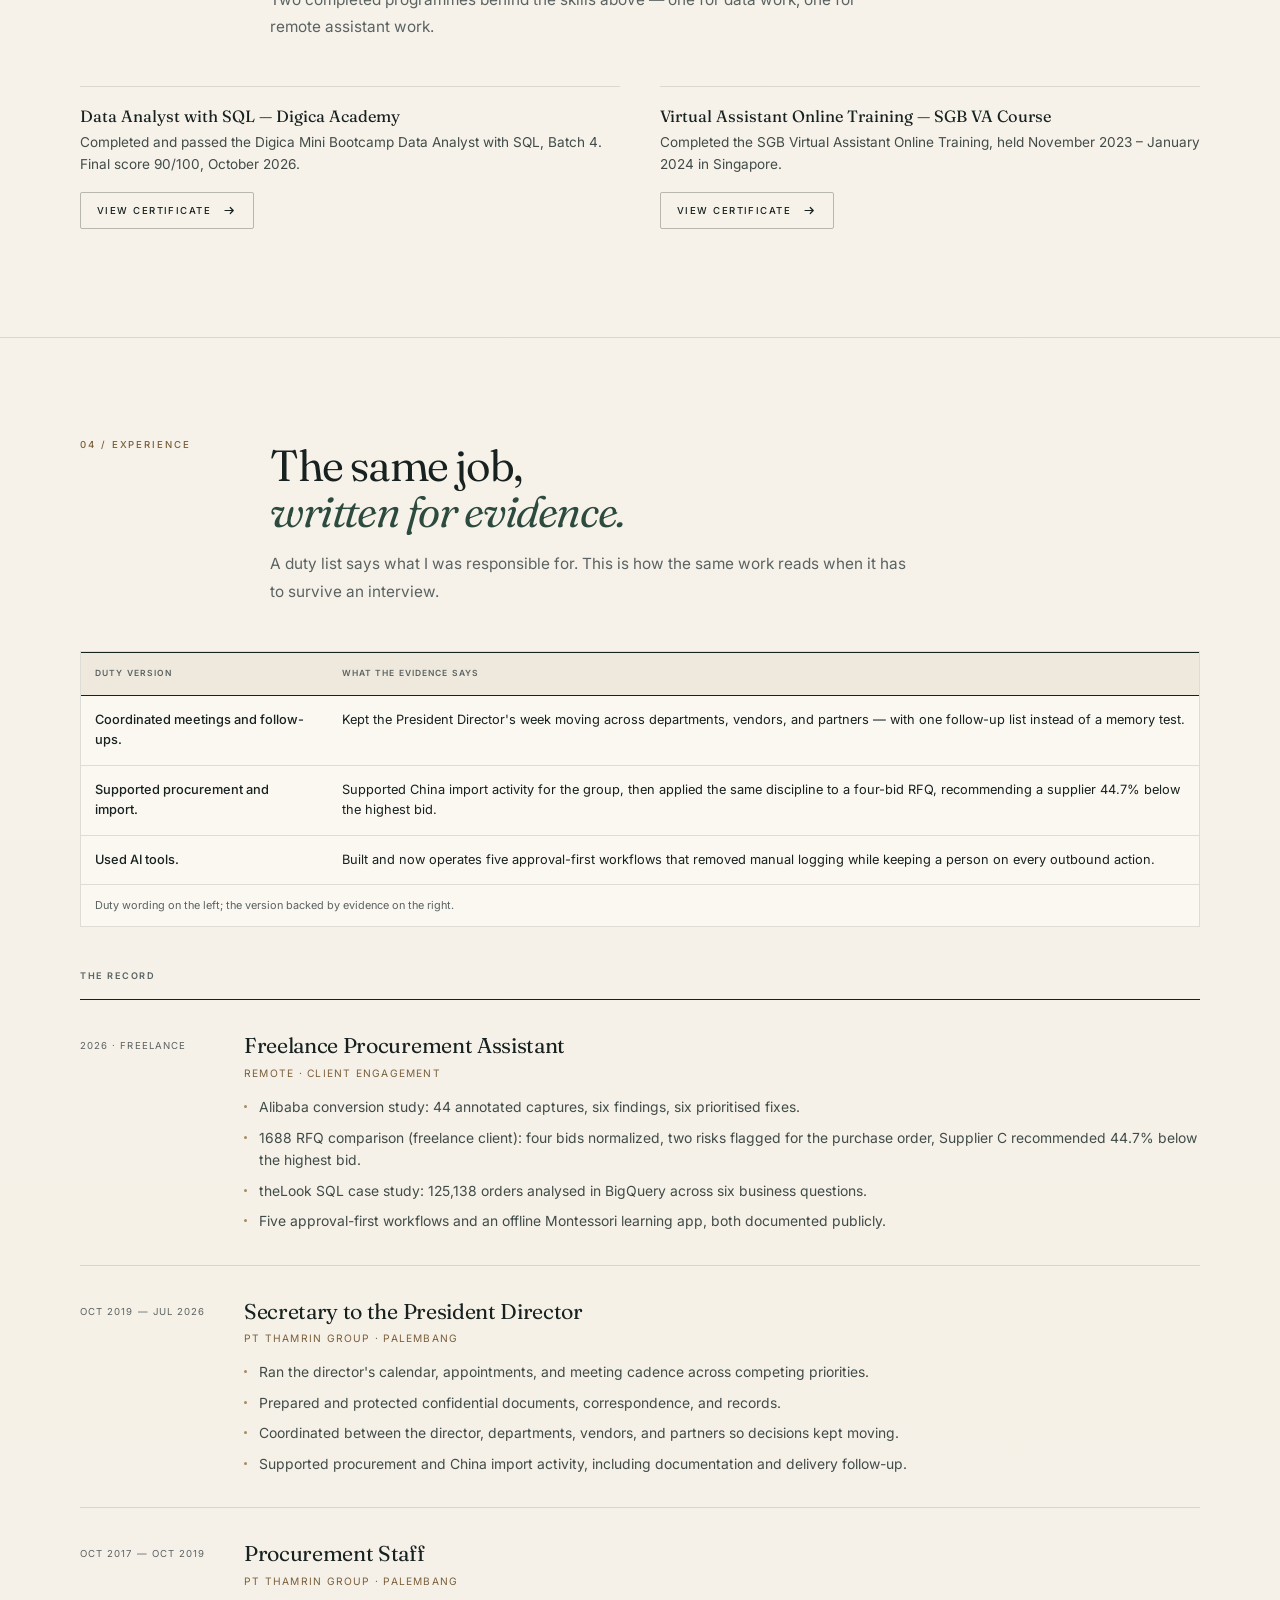
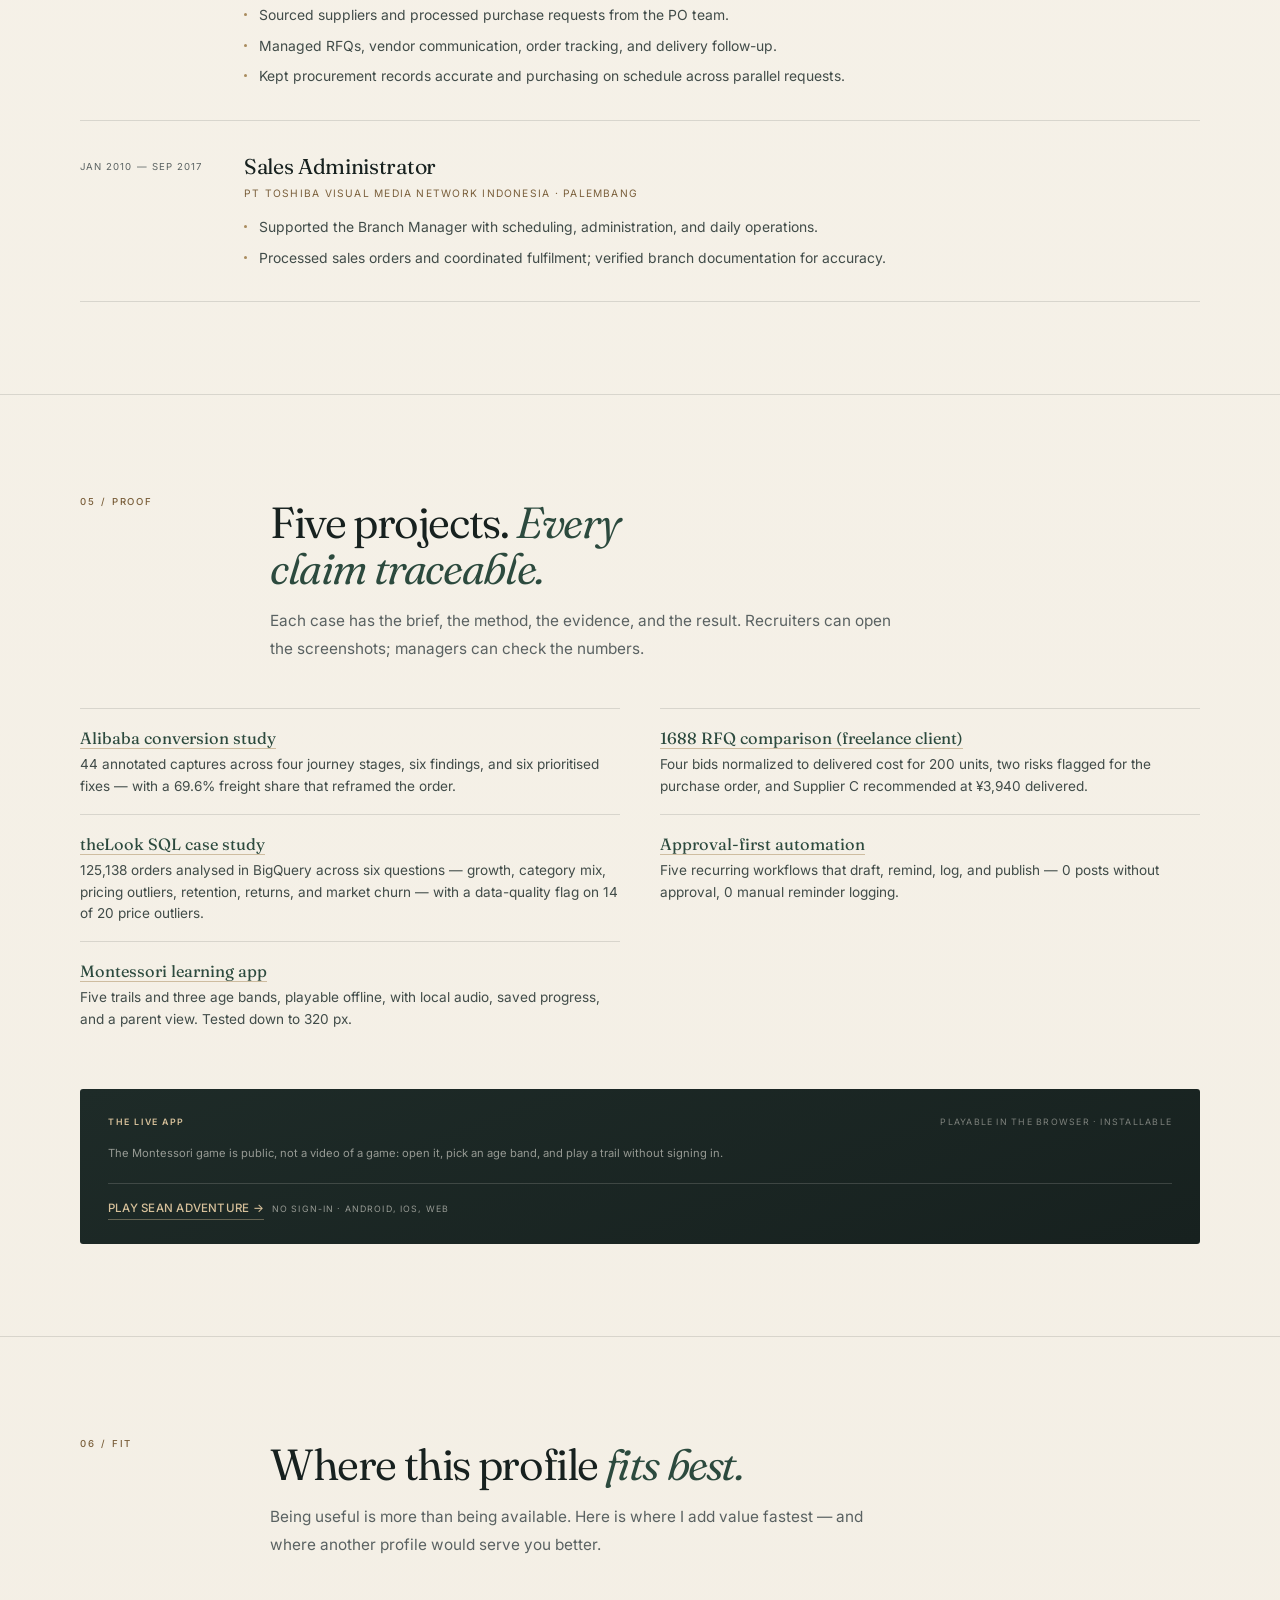
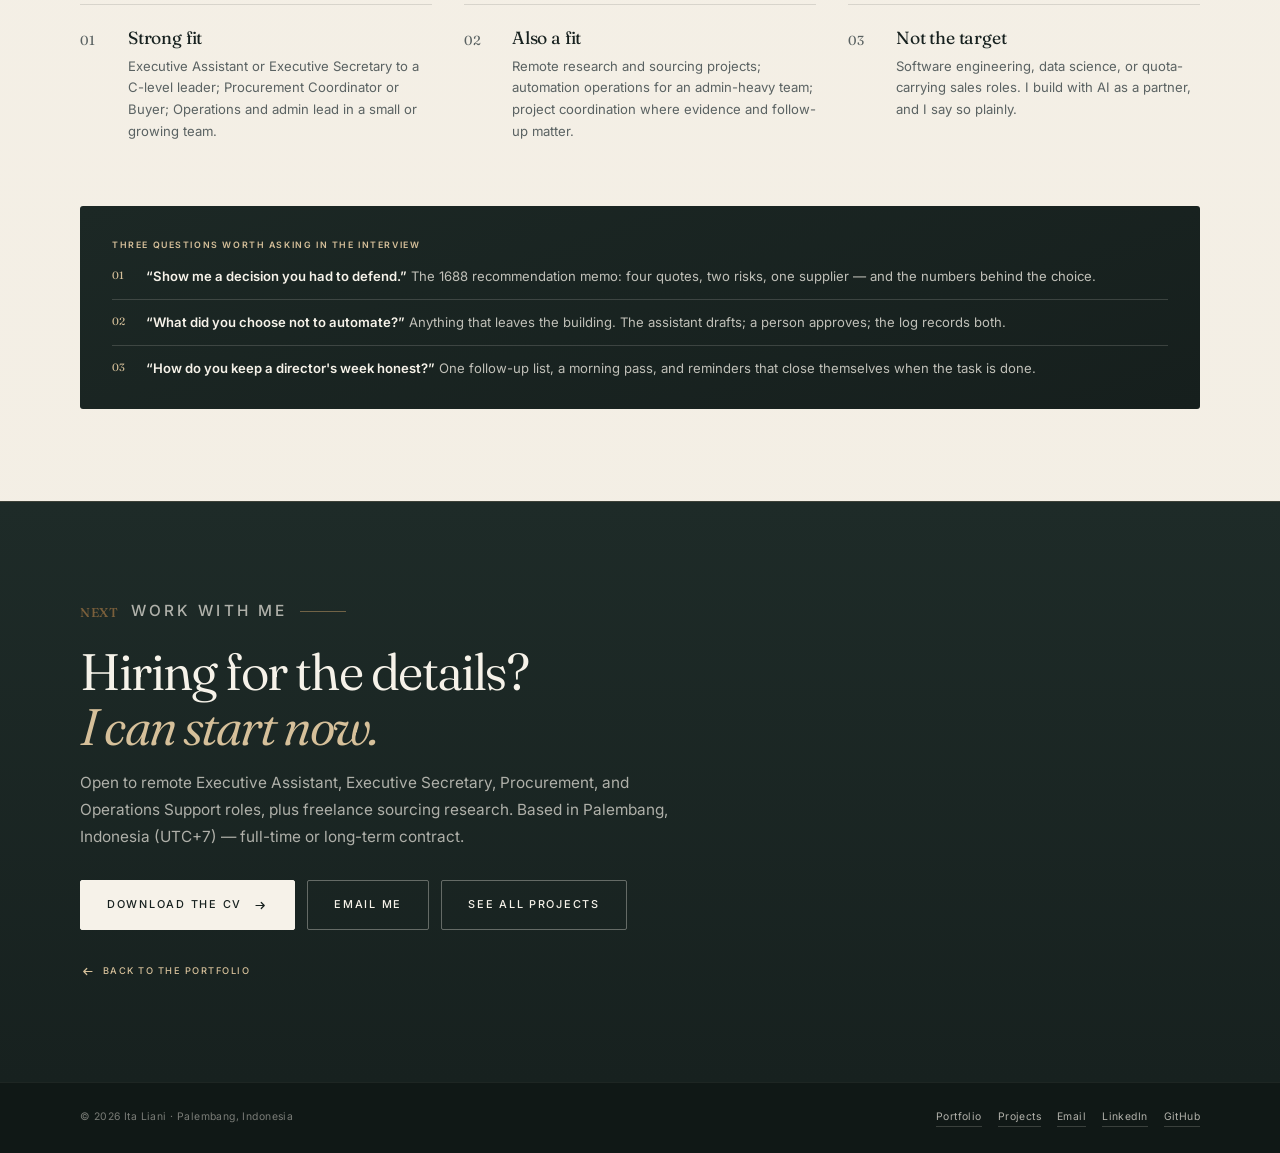
<file: cv.html>
<!DOCTYPE html>
<html lang="en">
<head>
<meta charset="utf-8">
<meta name="viewport" content="width=device-width, initial-scale=1">
<title>CV and recruiter brief | Ita Liani — Executive Assistant &amp; Procurement</title>
<meta name="description" content="The recruiter edition of Ita Liani's CV: 16+ years of executive support and cross-border procurement, five documented projects, and the evidence behind every claim. Two-page PDF.">
<meta name="theme-color" content="#F6F2E9">
<link rel="icon" href="assets/favicon.svg" type="image/svg+xml">
<link rel="canonical" href="https://italiani1119-luck.github.io/cv.html">

<meta property="og:type" content="profile">
<meta property="og:url" content="https://italiani1119-luck.github.io/cv.html">
<meta property="og:title" content="CV and recruiter brief — Ita Liani">
<meta property="og:description" content="16+ years of executive support and cross-border procurement. Five documented projects, a two-page CV, and the proof behind it.">
<meta property="og:image" content="https://italiani1119-luck.github.io/assets/img/og-cv.png">
<meta property="og:image:alt" content="CV and recruiter brief for Ita Liani, executive assistant and procurement specialist">
<meta property="og:image:width" content="1200">
<meta property="og:image:height" content="630">
<meta name="twitter:card" content="summary_large_image">
<meta name="twitter:title" content="CV and recruiter brief — Ita Liani">
<meta name="twitter:description" content="The recruiter's read on 16+ years of executive support and procurement, with five documented projects behind it.">
<meta name="twitter:image" content="https://italiani1119-luck.github.io/assets/img/og-cv.png">

<link rel="preconnect" href="https://fonts.googleapis.com">
<link rel="preconnect" href="https://fonts.gstatic.com" crossorigin>
<link href="https://fonts.googleapis.com/css2?family=Fraunces:ital,opsz,wght@0,9..144,300..700;1,9..144,300..700&family=Inter:wght@300..700&display=swap" rel="stylesheet">
<link rel="stylesheet" href="css/styles.css">
<link rel="stylesheet" href="css/project.css">

<script type="application/ld+json">
{
  "@context": "https://schema.org",
  "@type": "ProfilePage",
  "name": "CV and recruiter brief — Ita Liani",
  "url": "https://italiani1119-luck.github.io/cv.html",
  "description": "Recruiter edition of the CV of Ita Liani: executive support, procurement and import, research, and approval-first automation.",
  "mainEntity": {
    "@type": "Person",
    "name": "Ita Liani",
    "jobTitle": "Executive Assistant · Executive Secretary · Procurement",
    "url": "https://italiani1119-luck.github.io/",
    "address": { "@type": "PostalAddress", "addressLocality": "Palembang", "addressCountry": "ID" },
    "knowsLanguage": ["id", "en", "zh"],
    "sameAs": [
      "https://www.linkedin.com/in/ita-liani/",
      "https://www.upwork.com/freelancers/~014712124a23782c28",
      "https://github.com/italiani1119-luck"
    ]
  }
}
</script>
</head>
<body>
<a class="skip" href="#main">Skip to content</a>
<div class="progress" id="progress" aria-hidden="true"></div>

<header class="header" id="header">
  <div class="container header__inner">
    <a class="brand" href="index.html#top" aria-label="Ita Liani — home">
      <span class="brand__mark" aria-hidden="true">IL</span>
      <span class="brand__text">
        <strong>Ita Liani</strong>
        <small>Executive support · Procurement · Automation</small>
      </span>
    </a>

    <nav class="nav" id="siteNav" aria-label="Main navigation">
      <a href="index.html#work">Work</a>
      <a href="projects/index.html">Projects</a>
      <a href="index.html#samples">Samples</a>
      <a href="index.html#experience">Experience</a>
      <a href="cv.html" aria-current="page">CV</a>
      <a href="index.html#contact">Contact</a>
      <a class="btn btn--sm nav__cv" href="assets/docs/Ita-Liani-CV.pdf" download>Download CV</a>
    </nav>

    <a class="btn btn--sm header__cv" href="assets/docs/Ita-Liani-CV.pdf" download>Download CV</a>

    <button class="menu-btn" id="menuBtn" aria-expanded="false" aria-controls="siteNav" aria-label="Open menu">
      <span></span><span></span>
    </button>
  </div>
</header>

<main id="main">
<article>

  <header class="pj-hero">
    <div class="container">
      <div class="pj-hero__grid">
        <div>
          <nav class="pj-crumbs" aria-label="Breadcrumb">
            <a href="index.html">Portfolio</a>
            <span aria-hidden="true">/</span>
            <span>CV</span>
          </nav>

          <p class="pj-eyebrow"><span class="status-dot" aria-hidden="true"></span> CV · Recruiter edition · Updated November 2026</p>
          <h1>Sixteen years of follow-through. <em>Now with proof.</em></h1>
          <p class="pj-hero__lede">The short version: I keep an executive's week honest and a procurement decision defensible. The longer version is below, in the order a hiring manager scans it — the match, the numbers, the work you can open.</p>

          <div class="pj-hero__actions">
            <a class="btn" href="assets/docs/Ita-Liani-CV.pdf" download>Download the CV (PDF)
              <svg class="arrow" viewBox="0 0 20 20" aria-hidden="true"><path d="M4 10h11M11 6l4 4-4 4" fill="none" stroke="currentColor" stroke-width="1.6" stroke-linecap="round" stroke-linejoin="round"/></svg>
            </a>
            <a class="btn btn--ghost" href="#read">The 30-second read</a>
          </div>
        </div>

        <figure class="cv-sheet">
          <a href="assets/docs/Ita-Liani-CV.pdf" target="_blank" rel="noopener" aria-label="Open the CV PDF">
            <img src="assets/img/cv-preview.webp" alt="Page one of Ita Liani's CV: profile, selected achievements, skills, and experience" width="760" height="1075">
          </a>
          <figcaption>Page 1 of 2 · A4 · <a href="assets/docs/Ita-Liani-CV.pdf" download>Download PDF</a></figcaption>
        </figure>
      </div>

      <div class="pj-metrics" aria-label="Profile at a glance">
        <div class="pj-metric"><strong>16+</strong><span>years in executive and admin support</span></div>
        <div class="pj-metric"><strong>6+</strong><span>years at President Director level</span></div>
        <div class="pj-metric"><strong>5</strong><span>documented projects</span></div>
        <div class="pj-metric"><strong>44.7%</strong><span>below the highest bid</span></div>
      </div>
    </div>
  </header>

  <nav class="pj-toc" aria-label="CV sections">
    <div class="container pj-toc__inner">
      <a href="#read">The read</a>
      <a href="#skills">Skills</a>
      <a href="#credentials">Credentials</a>
      <a href="#experience">Experience</a>
      <a href="#proof">Proof</a>
      <a href="#fit">Fit</a>
    </div>
  </nav>

  <section class="pj-section pj-section--first" id="read">
    <div class="container">
      <div class="pj-section__head">
        <p class="pj-no">01 / The read</p>
        <div>
          <h2>What a recruiter needs <em>in thirty seconds.</em></h2>
          <p class="pj-section__lede">Most CVs are skimmed before they are read. This page is ordered the way that scan happens: what I do, where I have done it, and what changed in the last year.</p>
        </div>
      </div>

      <div class="pj-stages pj-stages--three">
        <div class="pj-stage">
          <p class="pj-stage__no">01</p>
          <div>
            <h3>What I do</h3>
            <p>I keep the details an executive cannot drop: calendar, correspondence, follow-ups — and the procurement, supplier quotes, and paper trail behind them.</p>
          </div>
        </div>
        <div class="pj-stage">
          <p class="pj-stage__no">02</p>
          <div>
            <h3>Where I have done it</h3>
            <p>16+ years across three employers. Six years as Secretary to the President Director at PT Thamrin Group, following two years in procurement and China import.</p>
          </div>
        </div>
        <div class="pj-stage">
          <p class="pj-stage__no">03</p>
          <div>
            <h3>What is new</h3>
            <p>Five 2026 projects: Alibaba research, a freelance 1688 RFQ comparison, a 125,000-order SQL analysis, five approval-first automations, and an offline learning app — each documented and public.</p>
          </div>
        </div>
      </div>

      <p class="pj-kicker pj-mt">The checks a hiring manager runs</p>
      <p class="pj-scroll-hint">Swipe the table sideways to see every column.</p>
      <div class="pj-table-wrap">
        <table class="pj-table">
          <caption>Each check a recruiter makes, and where the evidence sits.</caption>
          <thead>
            <tr>
              <th scope="col">Check</th>
              <th scope="col">What they are looking for</th>
              <th scope="col">What this profile shows</th>
            </tr>
          </thead>
          <tbody>
            <tr>
              <th scope="row">Role match</th>
              <td>Title and scope that map to the job</td>
              <td>16+ years across EA, procurement, and sales administration — <a class="cv-link" href="#experience">see the record</a></td>
            </tr>
            <tr>
              <th scope="row">Tenure and trust</th>
              <td>Someone who stays and handles sensitive work</td>
              <td>6+ years with a President Director; 16 years across three employers</td>
            </tr>
            <tr>
              <th scope="row">Outcomes, not duties</th>
              <td>Numbers and decisions, not adjectives</td>
              <td>44.7% below the highest bid; 4 bids normalized; 5 workflows; 0 unapproved posts</td>
            </tr>
            <tr>
              <th scope="row">Cross-border work</th>
              <td>Supplier and import experience</td>
              <td>China suppliers in the current role; Alibaba and 1688 sourcing projects</td>
            </tr>
            <tr>
              <th scope="row">Tools</th>
              <td>Software they will not have to teach</td>
              <td>Microsoft Office (Excel, Word, PowerPoint), Google Workspace, Notion, Asana, Slack, Canva, AI assistants, Lindy, Flask, SQLite, SQL</td>
            </tr>
            <tr>
              <th scope="row">Credentials</th>
              <td>Formal training behind the claims</td>
              <td>Data Analyst with SQL, 90/100 (Digica, 2026); Virtual Assistant training (SGB, 2024) — <a class="cv-link" href="#credentials">see credentials</a></td>
            </tr>
            <tr>
              <th scope="row">Proof</th>
              <td>Work that can be inspected</td>
              <td>Five case studies with screenshots, tables, and the decision behind them — <a class="cv-link" href="#proof">open the proof</a></td>
            </tr>
          </tbody>
        </table>
      </div>
    </div>
  </section>

  <section class="pj-section" id="skills">
    <div class="container">
      <div class="pj-section__head">
        <p class="pj-no">02 / Skills</p>
        <div>
          <h2>Grouped the way <em>job ads are written.</em></h2>
          <p class="pj-section__lede">Skills are listed under the headings hiring teams actually search for. Items marked <span class="cv-new">New</span> were learned and applied in the 2026 projects below — not coursework.</p>
        </div>
      </div>

      <div class="cv-skills">
        <div class="cv-skill">
          <h3>Executive support</h3>
          <p>Calendar management · Executive correspondence (forwarded email &amp; WhatsApp) · Meeting coordination · Confidential documents · Travel &amp; appointments · Follow-up tracking · <a class="cv-link" href="assets/docs/certificates/sgb-virtual-assistant-2024.pdf" target="_blank" rel="noopener">Virtual Assistant certificate</a></p>
        </div>
        <div class="cv-skill">
          <h3>Procurement &amp; import</h3>
          <p>Supplier sourcing · RFQ preparation &amp; tabulation<span class="cv-new">New</span> · Bid normalization<span class="cv-new">New</span> · Landed-cost analysis<span class="cv-new">New</span> · Vendor evaluation · Purchase orders · China import coordination · Delivery follow-up</p>
        </div>
        <div class="cv-skill">
          <h3>Research &amp; analysis</h3>
          <p>Task-based usability testing<span class="cv-new">New</span> · Competitor benchmarking<span class="cv-new">New</span> · Cost comparison · Evidence annotation<span class="cv-new">New</span> · Bilingual reporting, EN / ID<span class="cv-new">New</span></p>
        </div>
        <div class="cv-skill">
          <h3>Automation &amp; AI</h3>
          <p>Workflow design · Approval gates<span class="cv-new">New</span> · Scheduled jobs<span class="cv-new">New</span> · Webhook logging<span class="cv-new">New</span> · API integration<span class="cv-new">New</span> · AI chatbot instructions · Prompt &amp; system design</p>
        </div>
        <div class="cv-skill">
          <h3>Digital build</h3>
          <p>Responsive HTML &amp; CSS<span class="cv-new">New</span> · Offline-first PWA<span class="cv-new">New</span> · Service worker<span class="cv-new">New</span> · Capacitor<span class="cv-new">New</span> · Flask<span class="cv-new">New</span> · SQLite<span class="cv-new">New</span> · Cross-device QA<span class="cv-new">New</span></p>
        </div>
        <div class="cv-skill">
          <h3>Tools &amp; languages</h3>
          <p>Microsoft Office (Excel, Word, PowerPoint) · Google Workspace · Notion · Asana · Slack · Canva · SQL · Lindy · Claude &amp; ChatGPT · GitHub · Indonesian (native) · English (intermediate) · Chinese (intermediate) · <a class="cv-link" href="assets/docs/certificates/digica-data-analyst-sql-2026.pdf" target="_blank" rel="noopener">SQL certificate, 90/100</a></p>
        </div>
      </div>
    </div>
  </section>

  <section class="pj-section" id="credentials">
    <div class="container">
      <div class="pj-section__head">
        <p class="pj-no">03 / Credentials</p>
        <div>
          <h2>Training with <em>a score attached.</em></h2>
          <p class="pj-section__lede">Two completed programmes behind the skills above — one for data work, one for remote assistant work.</p>
        </div>
      </div>

      <div class="pj-deliverables">
        <div class="pj-deliverable">
          <strong>Data Analyst with SQL — Digica Academy</strong>
          Completed and passed the Digica Mini Bootcamp Data Analyst with SQL, Batch 4. Final score 90/100, October 2026.
          <div class="cv-cert">
            <a class="btn btn--ghost btn--sm" href="assets/docs/certificates/digica-data-analyst-sql-2026.pdf" target="_blank" rel="noopener">View certificate
              <svg class="arrow" viewBox="0 0 20 20" aria-hidden="true"><path d="M4 10h11M11 6l4 4-4 4" fill="none" stroke="currentColor" stroke-width="1.6" stroke-linecap="round" stroke-linejoin="round"/></svg>
            </a>
          </div>
        </div>
        <div class="pj-deliverable">
          <strong>Virtual Assistant Online Training — SGB VA Course</strong>
          Completed the SGB Virtual Assistant Online Training, held November 2023 – January 2024 in Singapore.
          <div class="cv-cert">
            <a class="btn btn--ghost btn--sm" href="assets/docs/certificates/sgb-virtual-assistant-2024.pdf" target="_blank" rel="noopener">View certificate
              <svg class="arrow" viewBox="0 0 20 20" aria-hidden="true"><path d="M4 10h11M11 6l4 4-4 4" fill="none" stroke="currentColor" stroke-width="1.6" stroke-linecap="round" stroke-linejoin="round"/></svg>
            </a>
          </div>
        </div>
      </div>
    </div>
  </section>

  <section class="pj-section" id="experience">
    <div class="container">
      <div class="pj-section__head">
        <p class="pj-no">04 / Experience</p>
        <div>
          <h2>The same job, <em>written for evidence.</em></h2>
          <p class="pj-section__lede">A duty list says what I was responsible for. This is how the same work reads when it has to survive an interview.</p>
        </div>
      </div>

      <p class="pj-scroll-hint">Swipe the table sideways to see every column.</p>
      <div class="pj-table-wrap">
        <table class="pj-table">
          <caption>Duty wording on the left; the version backed by evidence on the right.</caption>
          <thead>
            <tr>
              <th scope="col">Duty version</th>
              <th scope="col">What the evidence says</th>
            </tr>
          </thead>
          <tbody>
            <tr>
              <th scope="row">Coordinated meetings and follow-ups.</th>
              <td>Kept the President Director's week moving across departments, vendors, and partners — with one follow-up list instead of a memory test.</td>
            </tr>
            <tr>
              <th scope="row">Supported procurement and import.</th>
              <td>Supported China import activity for the group, then applied the same discipline to a four-bid RFQ, recommending a supplier 44.7% below the highest bid.</td>
            </tr>
            <tr>
              <th scope="row">Used AI tools.</th>
              <td>Built and now operates five approval-first workflows that removed manual logging while keeping a person on every outbound action.</td>
            </tr>
          </tbody>
        </table>
      </div>

      <p class="pj-kicker pj-mt">The record</p>
      <div class="timeline">
        <article class="job">
          <p class="job__date">2026 · Freelance</p>
          <div>
            <h3>Freelance Procurement Assistant</h3>
            <p class="job__company">Remote · Client engagement</p>
            <ul>
              <li>Alibaba conversion study: 44 annotated captures, six findings, six prioritised fixes.</li>
              <li>1688 RFQ comparison (freelance client): four bids normalized, two risks flagged for the purchase order, Supplier C recommended 44.7% below the highest bid.</li>
              <li>theLook SQL case study: 125,138 orders analysed in BigQuery across six business questions.</li>
              <li>Five approval-first workflows and an offline Montessori learning app, both documented publicly.</li>
            </ul>
          </div>
        </article>

        <article class="job">
          <p class="job__date">Oct 2019 — Jul 2026</p>
          <div>
            <h3>Secretary to the President Director</h3>
            <p class="job__company">PT Thamrin Group · Palembang</p>
            <ul>
              <li>Ran the director's calendar, appointments, and meeting cadence across competing priorities.</li>
              <li>Prepared and protected confidential documents, correspondence, and records.</li>
              <li>Coordinated between the director, departments, vendors, and partners so decisions kept moving.</li>
              <li>Supported procurement and China import activity, including documentation and delivery follow-up.</li>
            </ul>
          </div>
        </article>

        <article class="job">
          <p class="job__date">Oct 2017 — Oct 2019</p>
          <div>
            <h3>Procurement Staff</h3>
            <p class="job__company">PT Thamrin Group · Palembang</p>
            <ul>
              <li>Sourced suppliers and processed purchase requests from the PO team.</li>
              <li>Managed RFQs, vendor communication, order tracking, and delivery follow-up.</li>
              <li>Kept procurement records accurate and purchasing on schedule across parallel requests.</li>
            </ul>
          </div>
        </article>

        <article class="job">
          <p class="job__date">Jan 2010 — Sep 2017</p>
          <div>
            <h3>Sales Administrator</h3>
            <p class="job__company">PT Toshiba Visual Media Network Indonesia · Palembang</p>
            <ul>
              <li>Supported the Branch Manager with scheduling, administration, and daily operations.</li>
              <li>Processed sales orders and coordinated fulfilment; verified branch documentation for accuracy.</li>
            </ul>
          </div>
        </article>
      </div>
    </div>
  </section>

  <section class="pj-section" id="proof">
    <div class="container">
      <div class="pj-section__head">
        <p class="pj-no">05 / Proof</p>
        <div>
          <h2>Five projects. <em>Every claim traceable.</em></h2>
          <p class="pj-section__lede">Each case has the brief, the method, the evidence, and the result. Recruiters can open the screenshots; managers can check the numbers.</p>
        </div>
      </div>

      <div class="pj-deliverables">
        <div class="pj-deliverable">
          <strong><a class="cv-link" href="projects/alibaba-research.html">Alibaba conversion study</a></strong>
          44 annotated captures across four journey stages, six findings, and six prioritised fixes — with a 69.6% freight share that reframed the order.
        </div>
        <div class="pj-deliverable">
          <strong><a class="cv-link" href="projects/rfq-1688.html">1688 RFQ comparison (freelance client)</a></strong>
          Four bids normalized to delivered cost for 200 units, two risks flagged for the purchase order, and Supplier C recommended at ¥3,940 delivered.
        </div>
        <div class="pj-deliverable">
          <strong><a class="cv-link" href="projects/look-reboot-sql.html">theLook SQL case study</a></strong>
          125,138 orders analysed in BigQuery across six questions — growth, category mix, pricing outliers, retention, returns, and market churn — with a data-quality flag on 14 of 20 price outliers.
        </div>
        <div class="pj-deliverable">
          <strong><a class="cv-link" href="projects/automation.html">Approval-first automation</a></strong>
          Five recurring workflows that draft, remind, log, and publish — 0 posts without approval, 0 manual reminder logging.
        </div>
        <div class="pj-deliverable">
          <strong><a class="cv-link" href="projects/montessori-game.html">Montessori learning app</a></strong>
          Five trails and three age bands, playable offline, with local audio, saved progress, and a parent view. Tested down to 320 px.
        </div>
      </div>

      <div class="pj-flow pj-mt">
        <div class="pj-flow__head">
          <span class="pj-flow__label">The live app</span>
          <span class="pj-flow__note">Playable in the browser · installable</span>
        </div>
        <p class="pj-flow__title">The Montessori game is public, not a video of a game: open it, pick an age band, and play a trail without signing in.</p>
        <div class="pj-flow__states">
          <a class="cv-flow-link" href="https://italiani1119-luck.github.io/games-montessori-sean-adventure/" target="_blank" rel="noopener">Play Sean Adventure →</a>
          <span>No sign-in · Android, iOS, web</span>
        </div>
      </div>
    </div>
  </section>

  <section class="pj-section" id="fit">
    <div class="container">
      <div class="pj-section__head">
        <p class="pj-no">06 / Fit</p>
        <div>
          <h2>Where this profile <em>fits best.</em></h2>
          <p class="pj-section__lede">Being useful is more than being available. Here is where I add value fastest — and where another profile would serve you better.</p>
        </div>
      </div>

      <div class="pj-stages pj-stages--three">
        <div class="pj-stage">
          <p class="pj-stage__no">01</p>
          <div>
            <h3>Strong fit</h3>
            <p>Executive Assistant or Executive Secretary to a C-level leader; Procurement Coordinator or Buyer; Operations and admin lead in a small or growing team.</p>
          </div>
        </div>
        <div class="pj-stage">
          <p class="pj-stage__no">02</p>
          <div>
            <h3>Also a fit</h3>
            <p>Remote research and sourcing projects; automation operations for an admin-heavy team; project coordination where evidence and follow-up matter.</p>
          </div>
        </div>
        <div class="pj-stage">
          <p class="pj-stage__no">03</p>
          <div>
            <h3>Not the target</h3>
            <p>Software engineering, data science, or quota-carrying sales roles. I build with AI as a partner, and I say so plainly.</p>
          </div>
        </div>
      </div>

      <div class="pj-dark pj-mt">
        <h3>Three questions worth asking in the interview</h3>
        <ul>
          <li><span>01</span><div><strong>“Show me a decision you had to defend.”</strong> The 1688 recommendation memo: four quotes, two risks, one supplier — and the numbers behind the choice.</div></li>
          <li><span>02</span><div><strong>“What did you choose not to automate?”</strong> Anything that leaves the building. The assistant drafts; a person approves; the log records both.</div></li>
          <li><span>03</span><div><strong>“How do you keep a director's week honest?”</strong> One follow-up list, a morning pass, and reminders that close themselves when the task is done.</div></li>
        </ul>
      </div>
    </div>
  </section>

  <section class="pj-cta">
    <div class="container">
      <p class="label label--light"><span>Next</span> Work with me</p>
      <h2>Hiring for the details? <em>I can start now.</em></h2>
      <p>Open to remote Executive Assistant, Executive Secretary, Procurement, and Operations Support roles, plus freelance sourcing research. Based in Palembang, Indonesia (UTC+7) — full-time or long-term contract.</p>
      <div class="pj-cta__actions">
        <a class="btn btn--light" href="assets/docs/Ita-Liani-CV.pdf" download>Download the CV
          <svg class="arrow" viewBox="0 0 20 20" aria-hidden="true"><path d="M4 10h11M11 6l4 4-4 4" fill="none" stroke="currentColor" stroke-width="1.6" stroke-linecap="round" stroke-linejoin="round"/></svg>
        </a>
        <a class="btn btn--outline-light" href="mailto:italiani1119@gmail.com">Email me</a>
        <a class="btn btn--outline-light" href="projects/index.html">See all projects</a>
      </div>
      <a class="pj-cta__back" href="index.html">
        <svg class="arrow" viewBox="0 0 20 20" aria-hidden="true"><path d="M4 10h11M11 6l4 4-4 4" fill="none" stroke="currentColor" stroke-width="1.6" stroke-linecap="round" stroke-linejoin="round"/></svg>
        Back to the portfolio
      </a>
    </div>
  </section>

</article>
</main>

<footer class="pj-footer">
  <div class="container pj-footer__inner">
    <p>© <span id="year">2026</span> Ita Liani · Palembang, Indonesia</p>
    <div class="pj-footer__links">
      <a href="index.html">Portfolio</a>
      <a href="projects/index.html">Projects</a>
      <a href="mailto:italiani1119@gmail.com">Email</a>
      <a href="https://www.linkedin.com/in/ita-liani/" target="_blank" rel="noopener">LinkedIn</a>
      <a href="https://github.com/italiani1119-luck" target="_blank" rel="noopener">GitHub</a>
    </div>
  </div>
</footer>

<script src="js/main.js"></script>
</body>
</html>
</file>
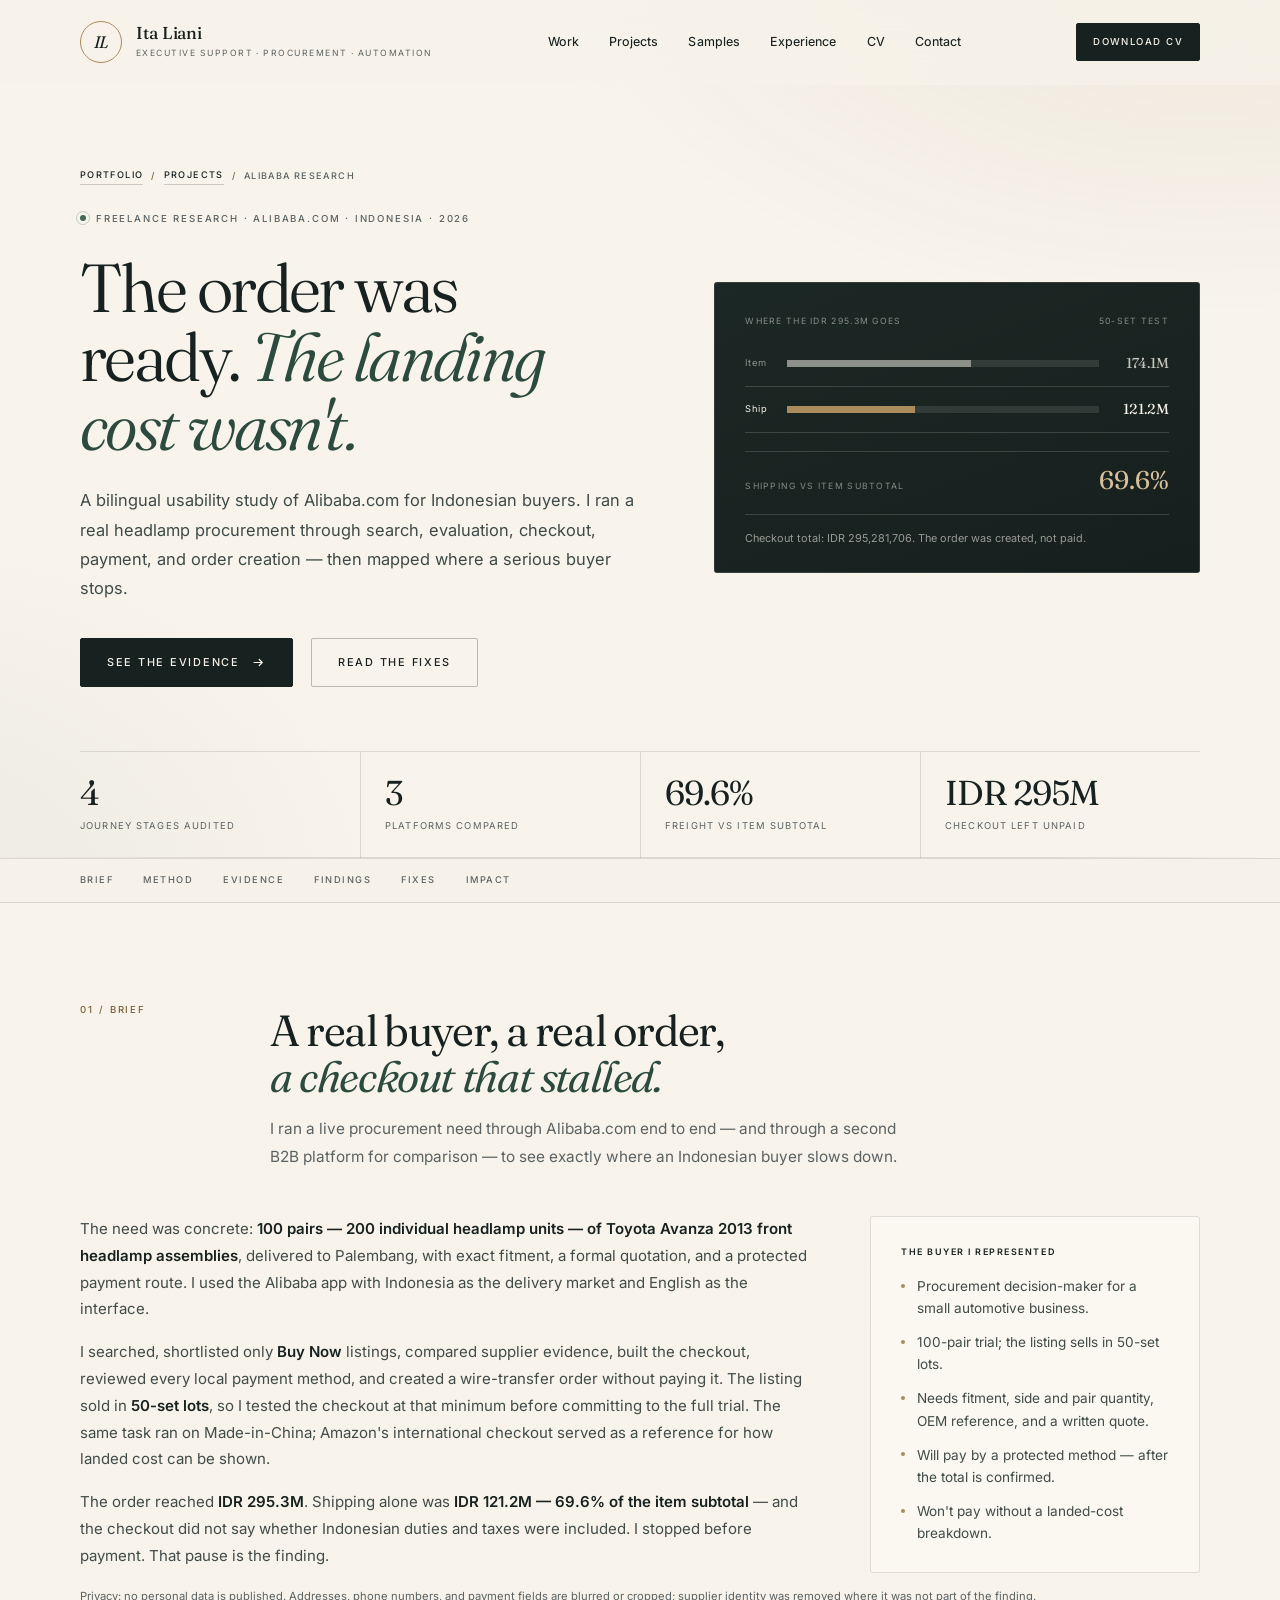
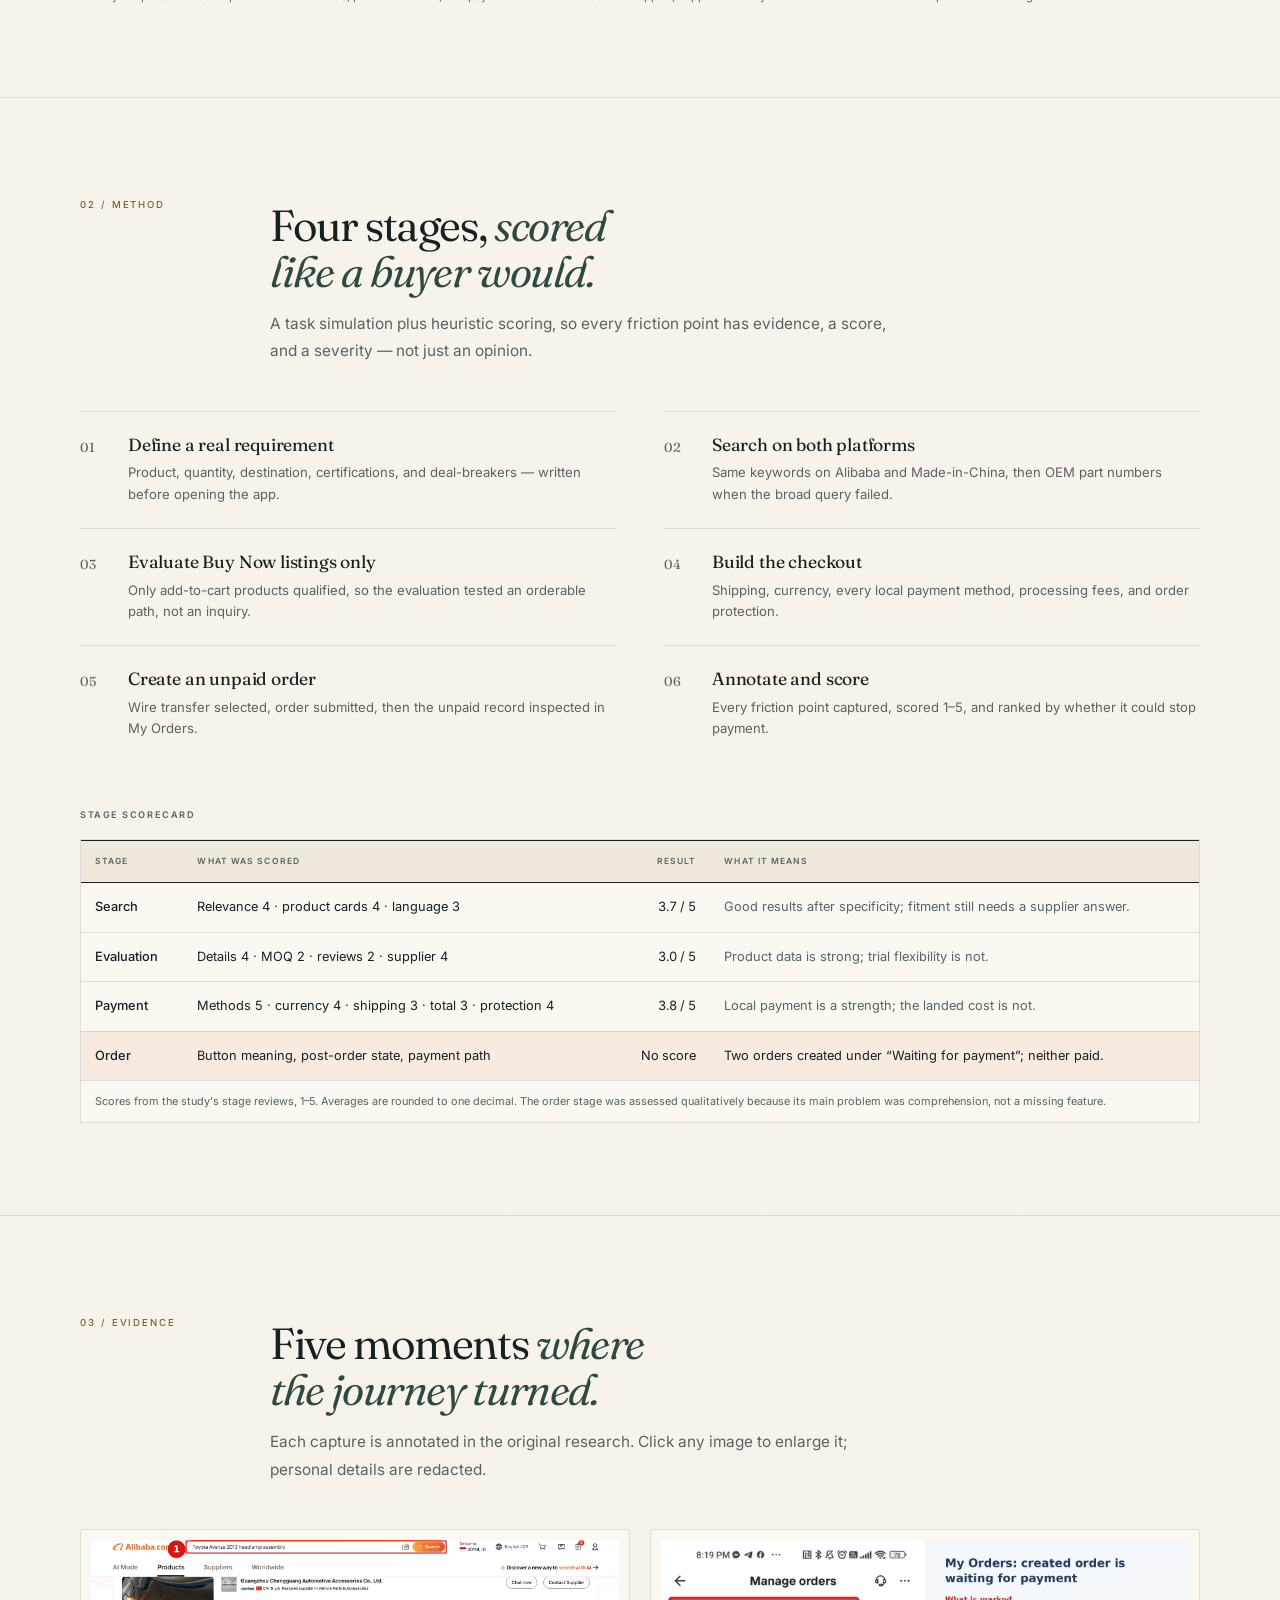
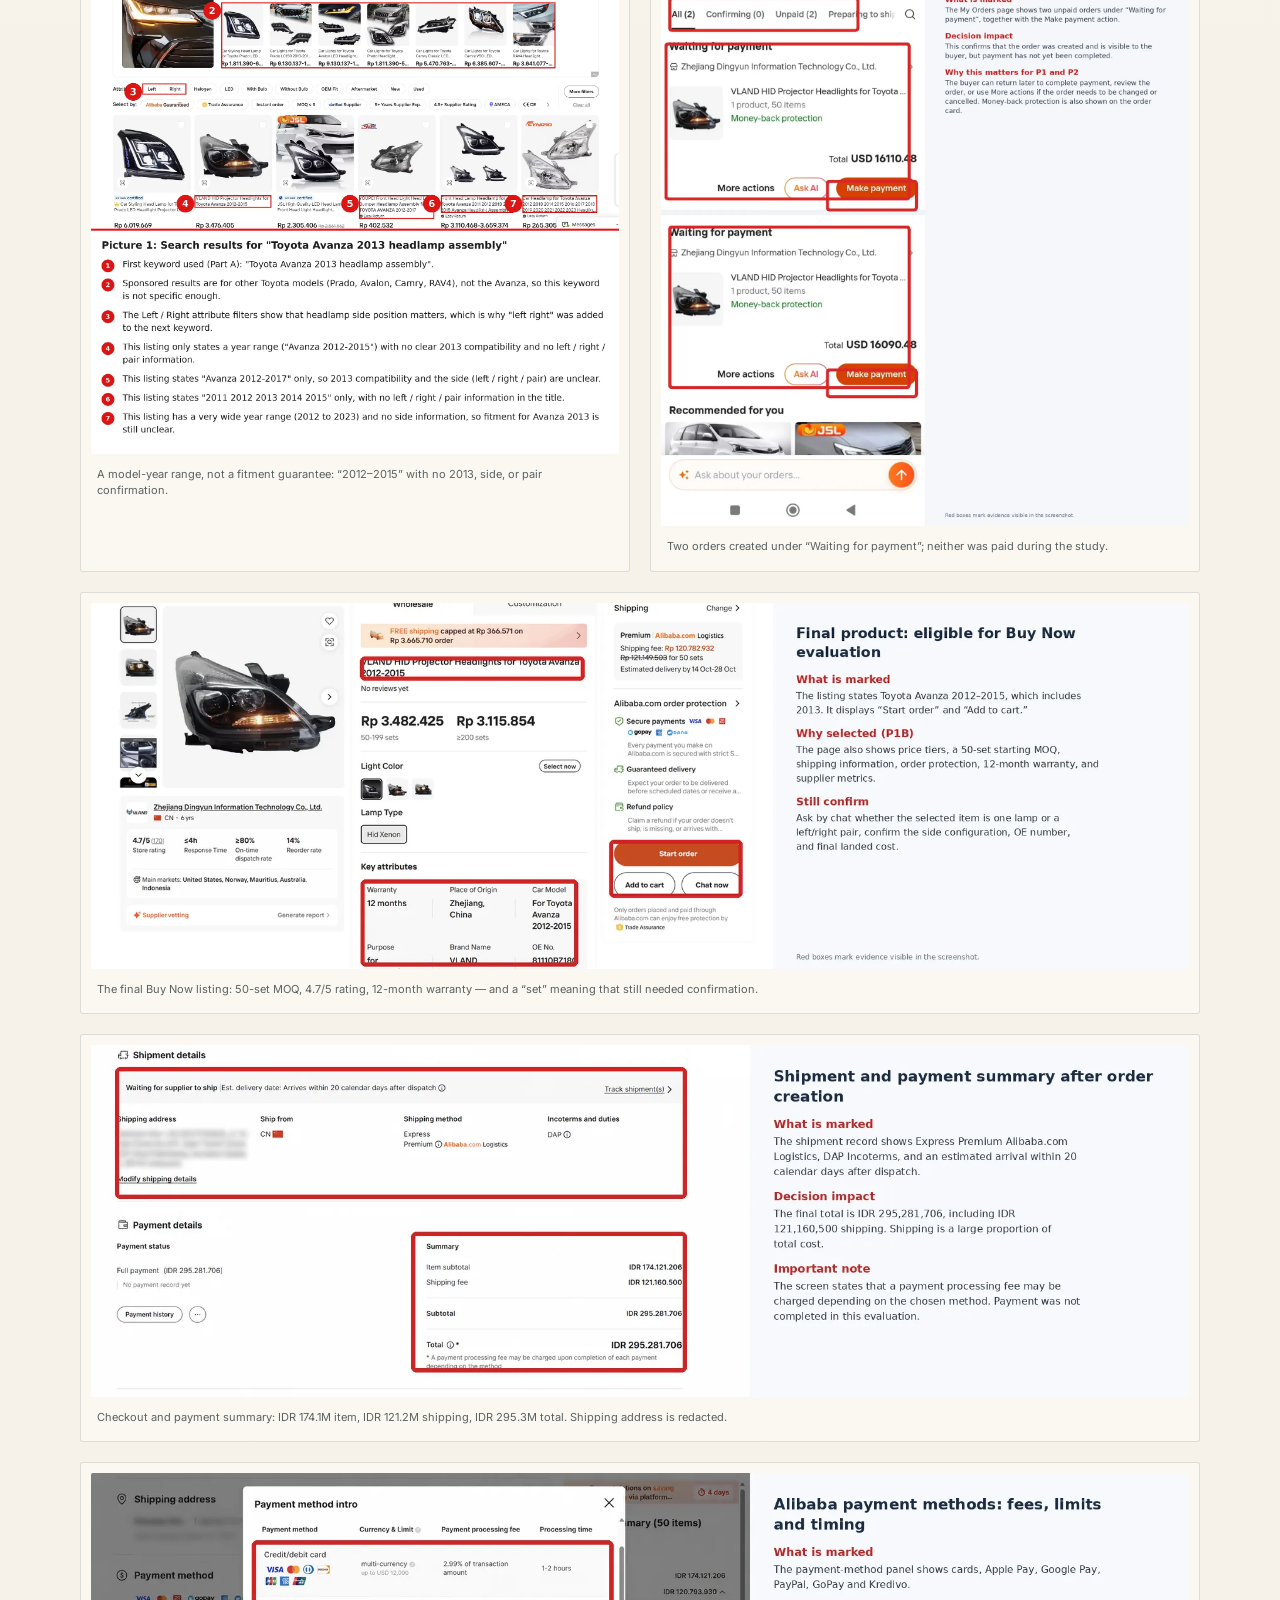
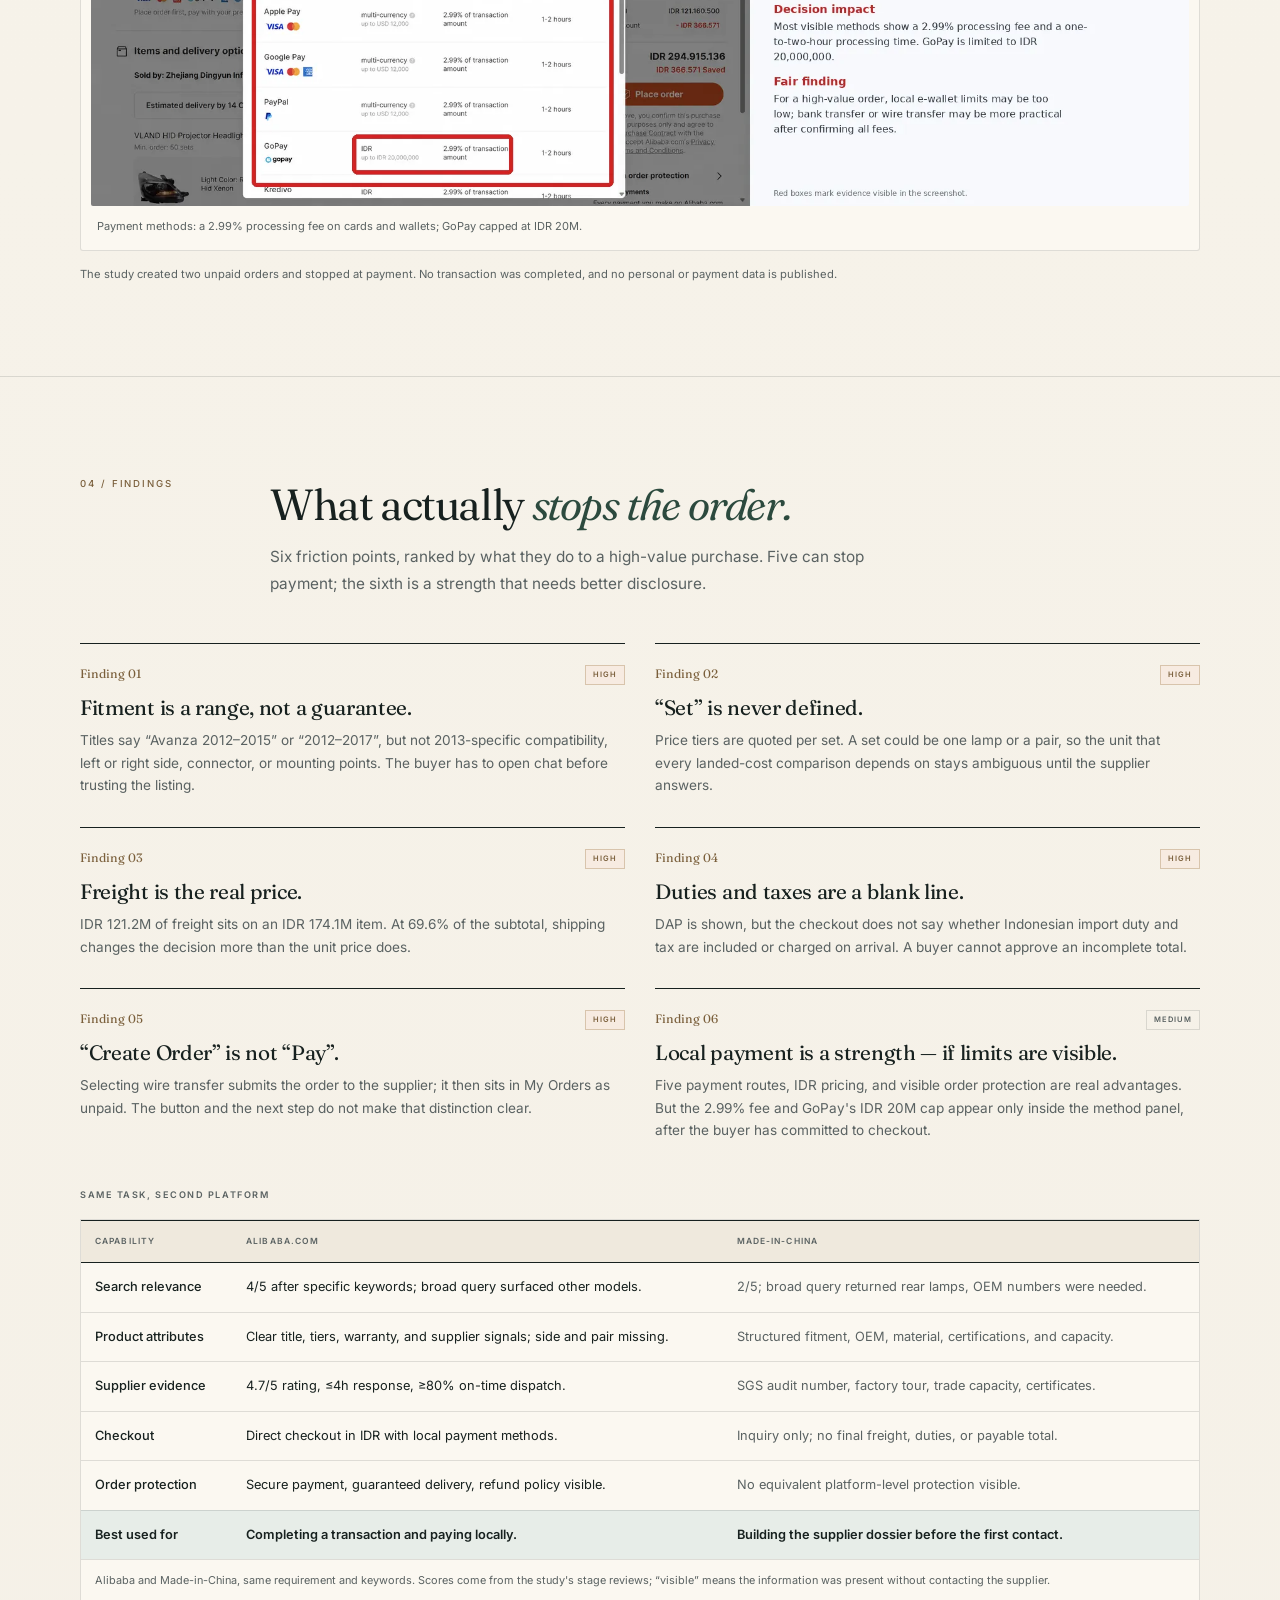
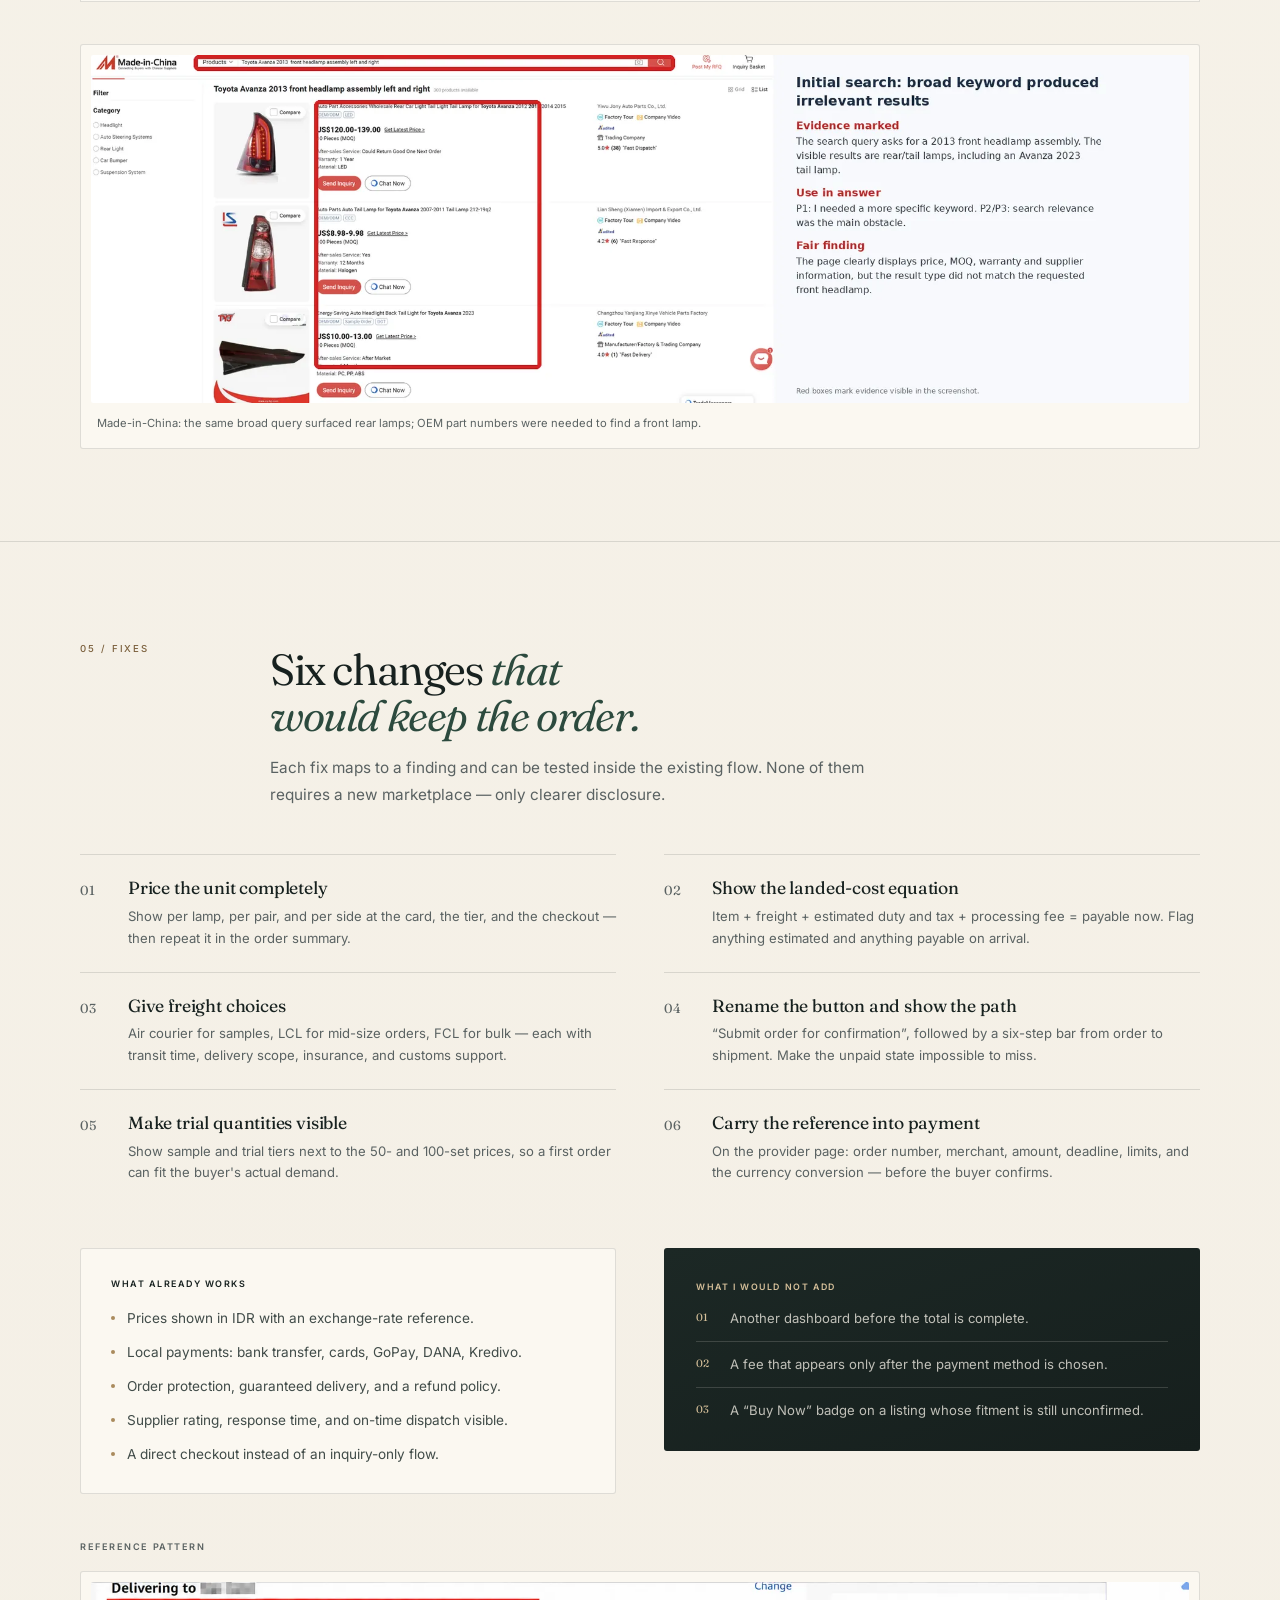
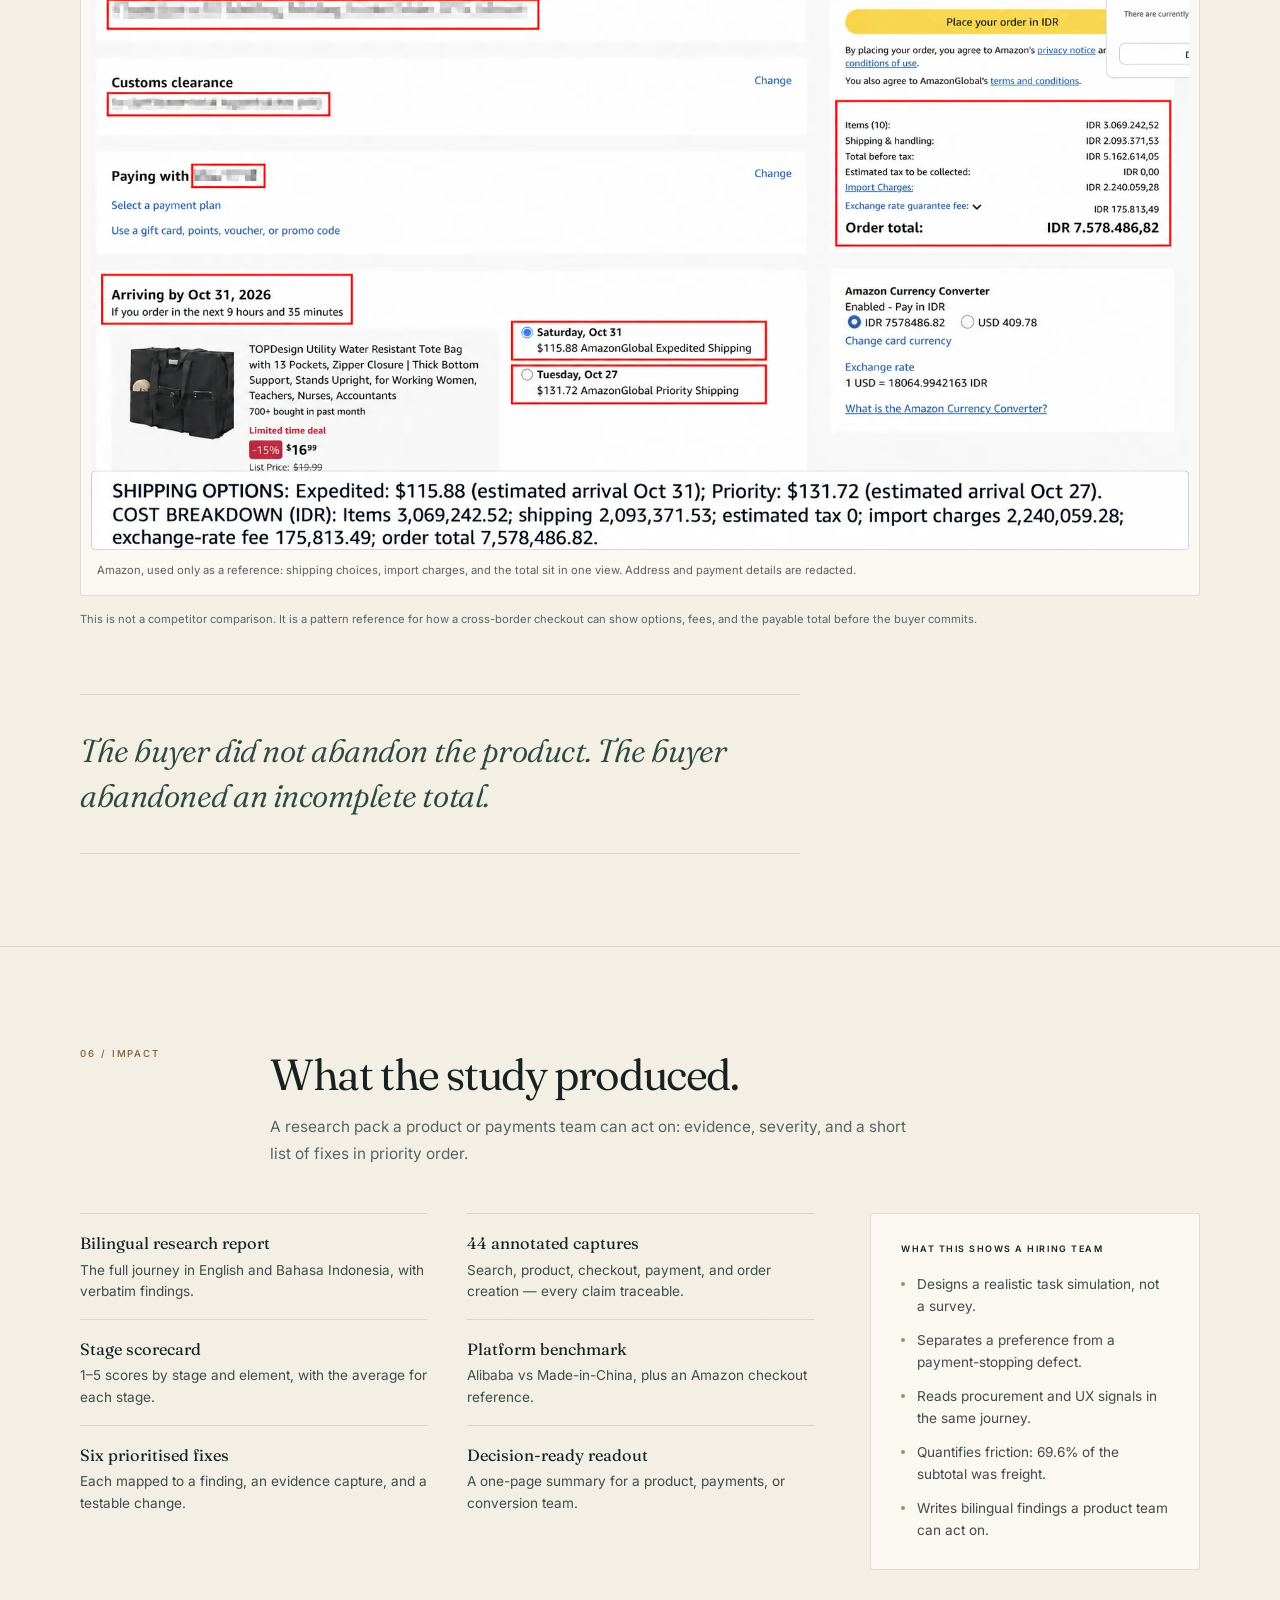
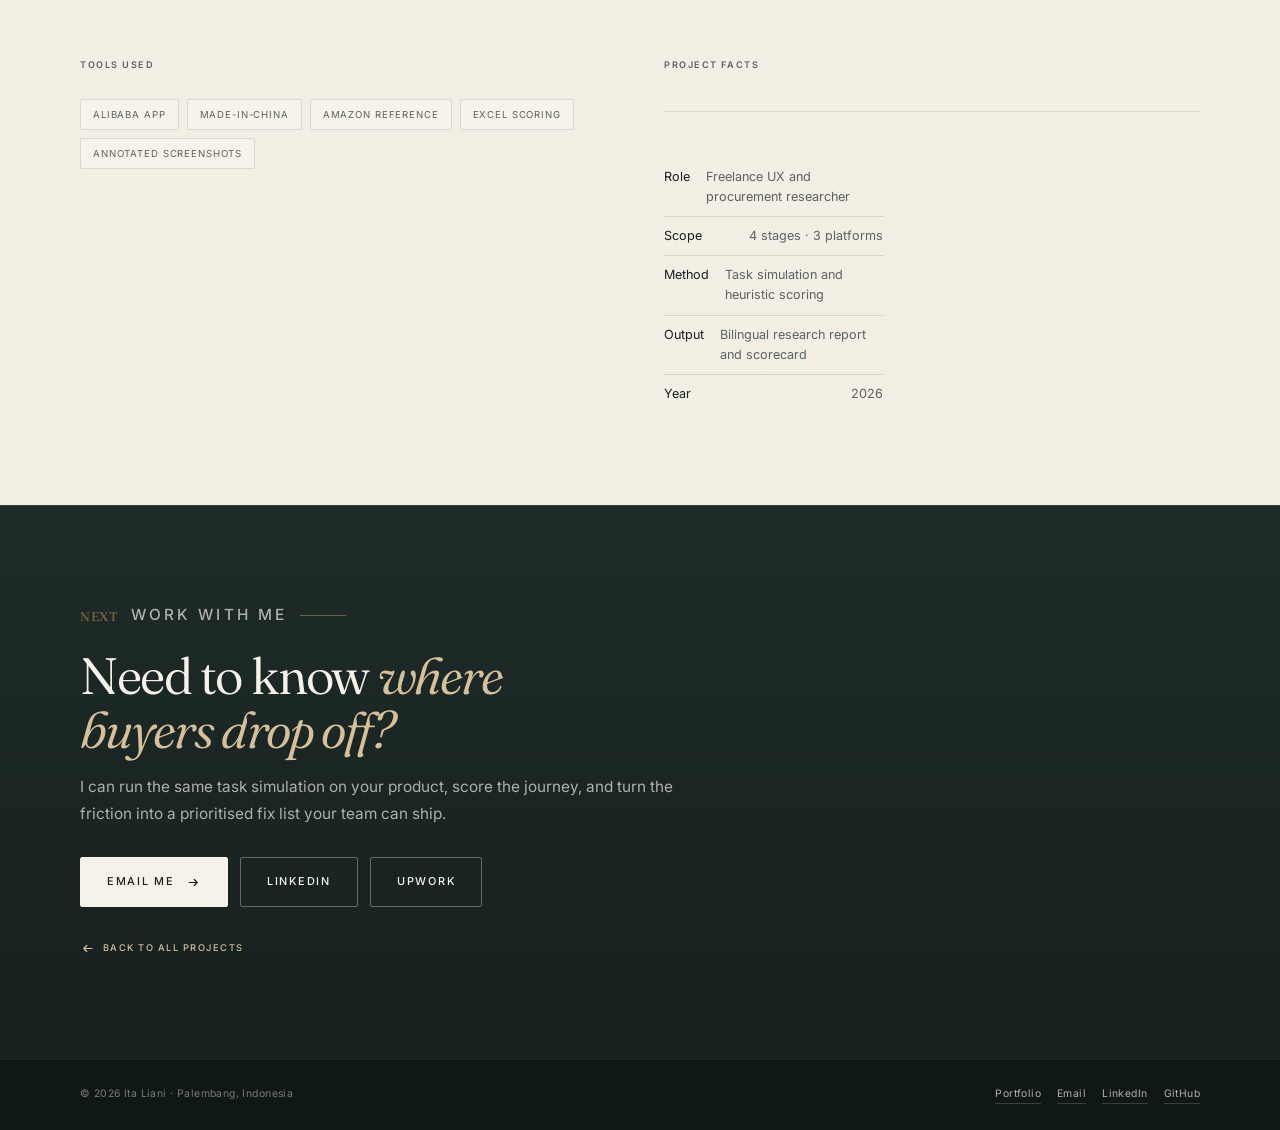
<file: projects/alibaba-research.html>
<!DOCTYPE html>
<html lang="en">
<head>
<meta charset="utf-8">
<meta name="viewport" content="width=device-width, initial-scale=1">
<title>Alibaba conversion study — where a high-value order stalls | Ita Liani</title>
<meta name="description" content="A bilingual usability study of Alibaba.com for Indonesian buyers: four journey stages, 44 annotated captures, a 69.6% freight share, and six fixes that would keep an IDR 295M order moving.">
<meta name="theme-color" content="#F6F2E9">
<link rel="icon" href="../assets/favicon.svg" type="image/svg+xml">
<link rel="canonical" href="https://italiani1119-luck.github.io/projects/alibaba-research.html">

<meta property="og:type" content="article">
<meta property="og:url" content="https://italiani1119-luck.github.io/projects/alibaba-research.html">
<meta property="og:title" content="Alibaba conversion study — where a high-value order stalls | Ita Liani">
<meta property="og:description" content="A bilingual usability study of Alibaba.com for Indonesian buyers, with annotated evidence and six fixes that would keep the order moving.">
<meta property="og:image" content="https://italiani1119-luck.github.io/assets/img/og-alibaba.png">
<meta property="og:image:alt" content="Alibaba conversion study by Ita Liani">
<meta property="og:image:width" content="1200">
<meta property="og:image:height" content="630">
<meta name="twitter:card" content="summary_large_image">
<meta name="twitter:title" content="Alibaba conversion study — where a high-value order stalls | Ita Liani">
<meta name="twitter:description" content="Four stages, 44 annotated captures, a 69.6% freight share, and six fixes that would keep an IDR 295M order moving.">
<meta name="twitter:image" content="https://italiani1119-luck.github.io/assets/img/og-alibaba.png">

<link rel="preconnect" href="https://fonts.googleapis.com">
<link rel="preconnect" href="https://fonts.gstatic.com" crossorigin>
<link href="https://fonts.googleapis.com/css2?family=Fraunces:ital,opsz,wght@0,9..144,300..700;1,9..144,300..700&family=Inter:wght@300..700&display=swap" rel="stylesheet">
<link rel="stylesheet" href="../css/styles.css">
<link rel="stylesheet" href="../css/project.css">

<script type="application/ld+json">
{
  "@context": "https://schema.org",
  "@type": "CreativeWork",
  "name": "Alibaba conversion study for Indonesian buyers",
  "url": "https://italiani1119-luck.github.io/projects/alibaba-research.html",
  "description": "Bilingual usability study of Alibaba.com covering search, product evaluation, checkout, payment, and order creation for an Indonesian procurement buyer.",
  "author": { "@type": "Person", "name": "Ita Liani", "url": "https://italiani1119-luck.github.io/" },
  "about": ["Usability research", "Conversion research", "Procurement", "Cross-border e-commerce", "Alibaba"]
}
</script>
</head>
<body>
<a class="skip" href="#main">Skip to content</a>
<div class="progress" id="progress" aria-hidden="true"></div>

<header class="header" id="header">
  <div class="container header__inner">
    <a class="brand" href="../index.html#top" aria-label="Ita Liani — home">
      <span class="brand__mark" aria-hidden="true">IL</span>
      <span class="brand__text">
        <strong>Ita Liani</strong>
        <small>Executive support · Procurement · Automation</small>
      </span>
    </a>

    <nav class="nav" id="siteNav" aria-label="Main navigation">
      <a href="../index.html#work">Work</a>
      <a href="index.html">Projects</a>
      <a href="../index.html#samples">Samples</a>
      <a href="../index.html#experience">Experience</a>
      <a href="../cv.html">CV</a>
      <a href="../index.html#contact">Contact</a>
      <a class="btn btn--sm nav__cv" href="../assets/docs/Ita-Liani-CV.pdf" download>Download CV</a>
    </nav>

    <a class="btn btn--sm header__cv" href="../assets/docs/Ita-Liani-CV.pdf" download>Download CV</a>

    <button class="menu-btn" id="menuBtn" aria-expanded="false" aria-controls="siteNav" aria-label="Open menu">
      <span></span><span></span>
    </button>
  </div>
</header>

<main id="main">
<article>

  <header class="pj-hero">
    <div class="container">
      <div class="pj-hero__grid">
        <div>
          <nav class="pj-crumbs" aria-label="Breadcrumb">
            <a href="../index.html">Portfolio</a>
            <span aria-hidden="true">/</span>
            <a href="index.html">Projects</a>
            <span aria-hidden="true">/</span>
            <span>Alibaba research</span>
          </nav>

          <p class="pj-eyebrow"><span class="status-dot" aria-hidden="true"></span> Freelance research · Alibaba.com · Indonesia · 2026</p>
          <h1>The order was ready. <em>The landing cost wasn't.</em></h1>
          <p class="pj-hero__lede">A bilingual usability study of Alibaba.com for Indonesian buyers. I ran a real headlamp procurement through search, evaluation, checkout, payment, and order creation — then mapped where a serious buyer stops.</p>

          <div class="pj-hero__actions">
            <a class="btn" href="#evidence">See the evidence
              <svg class="arrow" viewBox="0 0 20 20" aria-hidden="true"><path d="M4 10h11M11 6l4 4-4 4" fill="none" stroke="currentColor" stroke-width="1.6" stroke-linecap="round" stroke-linejoin="round"/></svg>
            </a>
            <a class="btn btn--ghost" href="#fixes">Read the fixes</a>
          </div>
        </div>

        <figure class="pj-cover pj-cover--chart">
          <div class="award-chart__head">
            <span>Where the IDR 295.3M goes</span>
            <span>50-set test</span>
          </div>
          <div class="award-row">
            <span>Item</span>
            <div class="award-track"><i style="--v:58.96%"></i></div>
            <strong>174.1M</strong>
          </div>
          <div class="award-row is-win">
            <span>Ship</span>
            <div class="award-track"><i style="--v:41.04%"></i></div>
            <strong>121.2M</strong>
          </div>
          <div class="study-total">
            <span>Shipping vs item subtotal</span>
            <strong>69.6%</strong>
          </div>
          <figcaption>Checkout total: IDR 295,281,706. The order was created, not paid.</figcaption>
        </figure>
      </div>

      <div class="pj-metrics" aria-label="Project at a glance">
        <div class="pj-metric"><strong>4</strong><span>journey stages audited</span></div>
        <div class="pj-metric"><strong>3</strong><span>platforms compared</span></div>
        <div class="pj-metric"><strong>69.6%</strong><span>freight vs item subtotal</span></div>
        <div class="pj-metric"><strong>IDR 295M</strong><span>checkout left unpaid</span></div>
      </div>
    </div>
  </header>

  <nav class="pj-toc" aria-label="Project sections">
    <div class="container pj-toc__inner">
      <a href="#brief">Brief</a>
      <a href="#method">Method</a>
      <a href="#evidence">Evidence</a>
      <a href="#findings">Findings</a>
      <a href="#fixes">Fixes</a>
      <a href="#impact">Impact</a>
    </div>
  </nav>

  <section class="pj-section pj-section--first" id="brief">
    <div class="container">
      <div class="pj-section__head">
        <p class="pj-no">01 / Brief</p>
        <div>
          <h2>A real buyer, a real order, <em>a checkout that stalled.</em></h2>
          <p class="pj-section__lede">I ran a live procurement need through Alibaba.com end to end — and through a second B2B platform for comparison — to see exactly where an Indonesian buyer slows down.</p>
        </div>
      </div>

      <div class="pj-grid pj-grid--aside">
        <div class="pj-prose">
          <p>The need was concrete: <strong>100 pairs — 200 individual headlamp units — of Toyota Avanza 2013 front headlamp assemblies</strong>, delivered to Palembang, with exact fitment, a formal quotation, and a protected payment route. I used the Alibaba app with Indonesia as the delivery market and English as the interface.</p>
          <p>I searched, shortlisted only <strong>Buy Now</strong> listings, compared supplier evidence, built the checkout, reviewed every local payment method, and created a wire-transfer order without paying it. The listing sold in <strong>50-set lots</strong>, so I tested the checkout at that minimum before committing to the full trial. The same task ran on Made-in-China; Amazon's international checkout served as a reference for how landed cost can be shown.</p>
          <p>The order reached <strong>IDR 295.3M</strong>. Shipping alone was <strong>IDR 121.2M — 69.6% of the item subtotal</strong> — and the checkout did not say whether Indonesian duties and taxes were included. I stopped before payment. That pause is the finding.</p>
        </div>

        <aside class="pj-panel" aria-label="The buyer I represented">
          <h3>The buyer I represented</h3>
          <ul>
            <li>Procurement decision-maker for a small automotive business.</li>
            <li>100-pair trial; the listing sells in 50-set lots.</li>
            <li>Needs fitment, side and pair quantity, OEM reference, and a written quote.</li>
            <li>Will pay by a protected method — after the total is confirmed.</li>
            <li>Won't pay without a landed-cost breakdown.</li>
          </ul>
        </aside>
      </div>

      <p class="pj-note">Privacy: no personal data is published. Addresses, phone numbers, and payment fields are blurred or cropped; supplier identity was removed where it was not part of the finding.</p>
    </div>
  </section>

  <section class="pj-section" id="method">
    <div class="container">
      <div class="pj-section__head">
        <p class="pj-no">02 / Method</p>
        <div>
          <h2>Four stages, <em>scored like a buyer would.</em></h2>
          <p class="pj-section__lede">A task simulation plus heuristic scoring, so every friction point has evidence, a score, and a severity — not just an opinion.</p>
        </div>
      </div>

      <div class="pj-stages">
        <div class="pj-stage">
          <p class="pj-stage__no">01</p>
          <div>
            <h3>Define a real requirement</h3>
            <p>Product, quantity, destination, certifications, and deal-breakers — written before opening the app.</p>
          </div>
        </div>
        <div class="pj-stage">
          <p class="pj-stage__no">02</p>
          <div>
            <h3>Search on both platforms</h3>
            <p>Same keywords on Alibaba and Made-in-China, then OEM part numbers when the broad query failed.</p>
          </div>
        </div>
        <div class="pj-stage">
          <p class="pj-stage__no">03</p>
          <div>
            <h3>Evaluate Buy Now listings only</h3>
            <p>Only add-to-cart products qualified, so the evaluation tested an orderable path, not an inquiry.</p>
          </div>
        </div>
        <div class="pj-stage">
          <p class="pj-stage__no">04</p>
          <div>
            <h3>Build the checkout</h3>
            <p>Shipping, currency, every local payment method, processing fees, and order protection.</p>
          </div>
        </div>
        <div class="pj-stage">
          <p class="pj-stage__no">05</p>
          <div>
            <h3>Create an unpaid order</h3>
            <p>Wire transfer selected, order submitted, then the unpaid record inspected in My Orders.</p>
          </div>
        </div>
        <div class="pj-stage">
          <p class="pj-stage__no">06</p>
          <div>
            <h3>Annotate and score</h3>
            <p>Every friction point captured, scored 1–5, and ranked by whether it could stop payment.</p>
          </div>
        </div>
      </div>

      <p class="pj-kicker">Stage scorecard</p>
      <p class="pj-scroll-hint">Swipe the table sideways to see every column.</p>
      <div class="pj-table-wrap">
        <table class="pj-table">
          <caption>Scores from the study's stage reviews, 1–5. Averages are rounded to one decimal. The order stage was assessed qualitatively because its main problem was comprehension, not a missing feature.</caption>
          <thead>
            <tr>
              <th scope="col">Stage</th>
              <th scope="col">What was scored</th>
              <th scope="col" class="num">Result</th>
              <th scope="col">What it means</th>
            </tr>
          </thead>
          <tbody>
            <tr>
              <th scope="row">Search</th>
              <td>Relevance 4 · product cards 4 · language 3</td>
              <td class="num">3.7 / 5</td>
              <td class="muted">Good results after specificity; fitment still needs a supplier answer.</td>
            </tr>
            <tr>
              <th scope="row">Evaluation</th>
              <td>Details 4 · MOQ 2 · reviews 2 · supplier 4</td>
              <td class="num">3.0 / 5</td>
              <td class="muted">Product data is strong; trial flexibility is not.</td>
            </tr>
            <tr>
              <th scope="row">Payment</th>
              <td>Methods 5 · currency 4 · shipping 3 · total 3 · protection 4</td>
              <td class="num">3.8 / 5</td>
              <td class="muted">Local payment is a strength; the landed cost is not.</td>
            </tr>
            <tr class="is-flag">
              <th scope="row">Order</th>
              <td>Button meaning, post-order state, payment path</td>
              <td class="num">No score</td>
              <td>Two orders created under “Waiting for payment”; neither paid.</td>
            </tr>
          </tbody>
        </table>
      </div>
    </div>
  </section>

  <section class="pj-section" id="evidence">
    <div class="container">
      <div class="pj-section__head">
        <p class="pj-no">03 / Evidence</p>
        <div>
          <h2>Five moments <em>where the journey turned.</em></h2>
          <p class="pj-section__lede">Each capture is annotated in the original research. Click any image to enlarge it; personal details are redacted.</p>
        </div>
      </div>

      <div class="pj-evidence">
        <figure class="figure">
          <button class="figure__btn" data-full="../assets/img/alibaba-study-search.webp" data-caption="Search evidence: a model-year range appears in the listing, but 2013 compatibility, side, and pair quantity are not confirmed.">
            <img src="../assets/img/alibaba-study-search.webp" alt="Annotated Alibaba search results for Toyota Avanza 2013 headlamp assembly, with red boxes around the keyword, filters, and seven listings" width="1800" height="1751" loading="lazy">
          </button>
          <figcaption>A model-year range, not a fitment guarantee: “2012–2015” with no 2013, side, or pair confirmation.</figcaption>
        </figure>

        <figure class="figure">
          <button class="figure__btn" data-full="../assets/img/alibaba-study-orders.webp" data-caption="My Orders: two orders created under Waiting for payment, each with a Make payment action.">
            <img src="../assets/img/alibaba-study-orders.webp" alt="Alibaba My Orders screen showing two orders waiting for payment and a Make payment button" width="1500" height="1666" loading="lazy">
          </button>
          <figcaption>Two orders created under “Waiting for payment”; neither was paid during the study.</figcaption>
        </figure>

        <figure class="figure figure--wide">
          <button class="figure__btn" data-full="../assets/img/alibaba-study-product.webp" data-caption="Final Buy Now listing: 50-set MOQ, 4.7/5 store rating, 12-month warranty, and a premium shipping quote.">
            <img src="../assets/img/alibaba-study-product.webp" alt="Alibaba Buy Now product page for a Toyota Avanza headlamp with price tiers, 50-set MOQ, supplier rating, and shipping quote" width="1800" height="600" loading="lazy">
          </button>
          <figcaption>The final Buy Now listing: 50-set MOQ, 4.7/5 rating, 12-month warranty — and a “set” meaning that still needed confirmation.</figcaption>
        </figure>

        <figure class="figure figure--wide">
          <button class="figure__btn" data-full="../assets/img/alibaba-study-checkout.webp" data-caption="Payment summary: item subtotal IDR 174,121,206, shipping IDR 121,160,500, total IDR 295,281,706, DAP terms.">
            <img src="../assets/img/alibaba-study-checkout.webp" alt="Alibaba payment summary with item subtotal, shipping fee, total in IDR, and DAP shipment details; shipping address is blurred" width="1750" height="560" loading="lazy">
          </button>
          <figcaption>Checkout and payment summary: IDR 174.1M item, IDR 121.2M shipping, IDR 295.3M total. Shipping address is redacted.</figcaption>
        </figure>

        <figure class="figure figure--wide">
          <button class="figure__btn" data-full="../assets/img/alibaba-study-payment.webp" data-caption="Payment methods: 2.99% processing fee on cards and wallets; GoPay limited to IDR 20,000,000.">
            <img src="../assets/img/alibaba-study-payment.webp" alt="Alibaba payment method panel showing card, Apple Pay, Google Pay, PayPal, and GoPay fees and limits; shipping address blurred" width="1750" height="530" loading="lazy">
          </button>
          <figcaption>Payment methods: a 2.99% processing fee on cards and wallets; GoPay capped at IDR 20M.</figcaption>
        </figure>
      </div>
      <p class="pj-note">The study created two unpaid orders and stopped at payment. No transaction was completed, and no personal or payment data is published.</p>
    </div>
  </section>

  <section class="pj-section" id="findings">
    <div class="container">
      <div class="pj-section__head">
        <p class="pj-no">04 / Findings</p>
        <div>
          <h2>What actually <em>stops the order.</em></h2>
          <p class="pj-section__lede">Six friction points, ranked by what they do to a high-value purchase. Five can stop payment; the sixth is a strength that needs better disclosure.</p>
        </div>
      </div>

      <div class="pj-risks">
        <div class="pj-risk">
          <div class="pj-risk__top"><p class="pj-risk__no">Finding 01</p><span class="sev sev--high">High</span></div>
          <h3>Fitment is a range, not a guarantee.</h3>
          <p>Titles say “Avanza 2012–2015” or “2012–2017”, but not 2013-specific compatibility, left or right side, connector, or mounting points. The buyer has to open chat before trusting the listing.</p>
        </div>
        <div class="pj-risk">
          <div class="pj-risk__top"><p class="pj-risk__no">Finding 02</p><span class="sev sev--high">High</span></div>
          <h3>“Set” is never defined.</h3>
          <p>Price tiers are quoted per set. A set could be one lamp or a pair, so the unit that every landed-cost comparison depends on stays ambiguous until the supplier answers.</p>
        </div>
        <div class="pj-risk">
          <div class="pj-risk__top"><p class="pj-risk__no">Finding 03</p><span class="sev sev--high">High</span></div>
          <h3>Freight is the real price.</h3>
          <p>IDR 121.2M of freight sits on an IDR 174.1M item. At 69.6% of the subtotal, shipping changes the decision more than the unit price does.</p>
        </div>
        <div class="pj-risk">
          <div class="pj-risk__top"><p class="pj-risk__no">Finding 04</p><span class="sev sev--high">High</span></div>
          <h3>Duties and taxes are a blank line.</h3>
          <p>DAP is shown, but the checkout does not say whether Indonesian import duty and tax are included or charged on arrival. A buyer cannot approve an incomplete total.</p>
        </div>
        <div class="pj-risk">
          <div class="pj-risk__top"><p class="pj-risk__no">Finding 05</p><span class="sev sev--high">High</span></div>
          <h3>“Create Order” is not “Pay”.</h3>
          <p>Selecting wire transfer submits the order to the supplier; it then sits in My Orders as unpaid. The button and the next step do not make that distinction clear.</p>
        </div>
        <div class="pj-risk">
          <div class="pj-risk__top"><p class="pj-risk__no">Finding 06</p><span class="sev">Medium</span></div>
          <h3>Local payment is a strength — if limits are visible.</h3>
          <p>Five payment routes, IDR pricing, and visible order protection are real advantages. But the 2.99% fee and GoPay's IDR 20M cap appear only inside the method panel, after the buyer has committed to checkout.</p>
        </div>
      </div>

      <p class="pj-kicker">Same task, second platform</p>
      <p class="pj-scroll-hint">Swipe the table sideways to see every column.</p>
      <div class="pj-table-wrap">
        <table class="pj-table">
          <caption>Alibaba and Made-in-China, same requirement and keywords. Scores come from the study's stage reviews; “visible” means the information was present without contacting the supplier.</caption>
          <thead>
            <tr>
              <th scope="col">Capability</th>
              <th scope="col">Alibaba.com</th>
              <th scope="col">Made-in-China</th>
            </tr>
          </thead>
          <tbody>
            <tr>
              <th scope="row">Search relevance</th>
              <td>4/5 after specific keywords; broad query surfaced other models.</td>
              <td class="muted">2/5; broad query returned rear lamps, OEM numbers were needed.</td>
            </tr>
            <tr>
              <th scope="row">Product attributes</th>
              <td>Clear title, tiers, warranty, and supplier signals; side and pair missing.</td>
              <td class="muted">Structured fitment, OEM, material, certifications, and capacity.</td>
            </tr>
            <tr>
              <th scope="row">Supplier evidence</th>
              <td>4.7/5 rating, ≤4h response, ≥80% on-time dispatch.</td>
              <td class="muted">SGS audit number, factory tour, trade capacity, certificates.</td>
            </tr>
            <tr>
              <th scope="row">Checkout</th>
              <td>Direct checkout in IDR with local payment methods.</td>
              <td class="muted">Inquiry only; no final freight, duties, or payable total.</td>
            </tr>
            <tr>
              <th scope="row">Order protection</th>
              <td>Secure payment, guaranteed delivery, refund policy visible.</td>
              <td class="muted">No equivalent platform-level protection visible.</td>
            </tr>
            <tr class="is-win">
              <th scope="row">Best used for</th>
              <td>Completing a transaction and paying locally.</td>
              <td>Building the supplier dossier before the first contact.</td>
            </tr>
          </tbody>
        </table>
      </div>

      <figure class="figure figure--wide pj-mt">
        <button class="figure__btn" data-full="../assets/img/alibaba-study-mic.webp" data-caption="Made-in-China: the broad query returned rear lamps for a front headlamp request; OEM references were needed to find one verified match.">
          <img src="../assets/img/alibaba-study-mic.webp" alt="Made-in-China search results for a Toyota Avanza front headlamp query, with red boxes around three rear lamp listings" width="1800" height="570" loading="lazy">
        </button>
        <figcaption>Made-in-China: the same broad query surfaced rear lamps; OEM part numbers were needed to find a front lamp.</figcaption>
      </figure>
    </div>
  </section>

  <section class="pj-section" id="fixes">
    <div class="container">
      <div class="pj-section__head">
        <p class="pj-no">05 / Fixes</p>
        <div>
          <h2>Six changes <em>that would keep the order.</em></h2>
          <p class="pj-section__lede">Each fix maps to a finding and can be tested inside the existing flow. None of them requires a new marketplace — only clearer disclosure.</p>
        </div>
      </div>

      <div class="pj-stages">
        <div class="pj-stage">
          <p class="pj-stage__no">01</p>
          <div>
            <h3>Price the unit completely</h3>
            <p>Show per lamp, per pair, and per side at the card, the tier, and the checkout — then repeat it in the order summary.</p>
          </div>
        </div>
        <div class="pj-stage">
          <p class="pj-stage__no">02</p>
          <div>
            <h3>Show the landed-cost equation</h3>
            <p>Item + freight + estimated duty and tax + processing fee = payable now. Flag anything estimated and anything payable on arrival.</p>
          </div>
        </div>
        <div class="pj-stage">
          <p class="pj-stage__no">03</p>
          <div>
            <h3>Give freight choices</h3>
            <p>Air courier for samples, LCL for mid-size orders, FCL for bulk — each with transit time, delivery scope, insurance, and customs support.</p>
          </div>
        </div>
        <div class="pj-stage">
          <p class="pj-stage__no">04</p>
          <div>
            <h3>Rename the button and show the path</h3>
            <p>“Submit order for confirmation”, followed by a six-step bar from order to shipment. Make the unpaid state impossible to miss.</p>
          </div>
        </div>
        <div class="pj-stage">
          <p class="pj-stage__no">05</p>
          <div>
            <h3>Make trial quantities visible</h3>
            <p>Show sample and trial tiers next to the 50- and 100-set prices, so a first order can fit the buyer's actual demand.</p>
          </div>
        </div>
        <div class="pj-stage">
          <p class="pj-stage__no">06</p>
          <div>
            <h3>Carry the reference into payment</h3>
            <p>On the provider page: order number, merchant, amount, deadline, limits, and the currency conversion — before the buyer confirms.</p>
          </div>
        </div>
      </div>

      <div class="pj-grid pj-mt">
        <div class="pj-panel">
          <h3>What already works</h3>
          <ul>
            <li>Prices shown in IDR with an exchange-rate reference.</li>
            <li>Local payments: bank transfer, cards, GoPay, DANA, Kredivo.</li>
            <li>Order protection, guaranteed delivery, and a refund policy.</li>
            <li>Supplier rating, response time, and on-time dispatch visible.</li>
            <li>A direct checkout instead of an inquiry-only flow.</li>
          </ul>
        </div>
        <div class="pj-dark">
          <h3>What I would not add</h3>
          <ul>
            <li><span>01</span> Another dashboard before the total is complete.</li>
            <li><span>02</span> A fee that appears only after the payment method is chosen.</li>
            <li><span>03</span> A “Buy Now” badge on a listing whose fitment is still unconfirmed.</li>
          </ul>
        </div>
      </div>

      <p class="pj-kicker">Reference pattern</p>
      <figure class="figure figure--wide">
        <button class="figure__btn" data-full="../assets/img/alibaba-study-amazon.webp" data-caption="Reference: Amazon's checkout shows shipping options with arrival dates, import charges, and the total in one view. Address and payment details are redacted.">
          <img src="../assets/img/alibaba-study-amazon.webp" alt="Amazon checkout with shipping options, import charges, exchange rate, and order total; address and payment details blurred" width="1743" height="902" loading="lazy">
        </button>
        <figcaption>Amazon, used only as a reference: shipping choices, import charges, and the total sit in one view. Address and payment details are redacted.</figcaption>
      </figure>
      <p class="pj-note">This is not a competitor comparison. It is a pattern reference for how a cross-border checkout can show options, fees, and the payable total before the buyer commits.</p>

      <blockquote class="pj-quote">The buyer did not abandon the product. The buyer abandoned an incomplete total.</blockquote>
    </div>
  </section>

  <section class="pj-section" id="impact">
    <div class="container">
      <div class="pj-section__head">
        <p class="pj-no">06 / Impact</p>
        <div>
          <h2>What the study produced.</h2>
          <p class="pj-section__lede">A research pack a product or payments team can act on: evidence, severity, and a short list of fixes in priority order.</p>
        </div>
      </div>

      <div class="pj-grid pj-grid--aside">
        <div class="pj-deliverables">
          <div class="pj-deliverable"><strong>Bilingual research report</strong>The full journey in English and Bahasa Indonesia, with verbatim findings.</div>
          <div class="pj-deliverable"><strong>44 annotated captures</strong>Search, product, checkout, payment, and order creation — every claim traceable.</div>
          <div class="pj-deliverable"><strong>Stage scorecard</strong>1–5 scores by stage and element, with the average for each stage.</div>
          <div class="pj-deliverable"><strong>Platform benchmark</strong>Alibaba vs Made-in-China, plus an Amazon checkout reference.</div>
          <div class="pj-deliverable"><strong>Six prioritised fixes</strong>Each mapped to a finding, an evidence capture, and a testable change.</div>
          <div class="pj-deliverable"><strong>Decision-ready readout</strong>A one-page summary for a product, payments, or conversion team.</div>
        </div>

        <aside class="pj-panel" aria-label="What this shows a hiring team">
          <h3>What this shows a hiring team</h3>
          <ul>
            <li>Designs a realistic task simulation, not a survey.</li>
            <li>Separates a preference from a payment-stopping defect.</li>
            <li>Reads procurement and UX signals in the same journey.</li>
            <li>Quantifies friction: 69.6% of the subtotal was freight.</li>
            <li>Writes bilingual findings a product team can act on.</li>
          </ul>
        </aside>
      </div>

      <div class="pj-grid pj-mt">
        <div>
          <p class="pj-kicker">Tools used</p>
          <ul class="chips">
            <li>Alibaba app</li><li>Made-in-China</li><li>Amazon reference</li><li>Excel scoring</li><li>Annotated screenshots</li>
          </ul>
        </div>
        <div>
          <p class="pj-kicker">Project facts</p>
          <div class="facts">
            <div>
              <ul>
                <li><span>Role</span> Freelance UX and procurement researcher</li>
                <li><span>Scope</span> 4 stages · 3 platforms</li>
                <li><span>Method</span> Task simulation and heuristic scoring</li>
                <li><span>Output</span> Bilingual research report and scorecard</li>
                <li><span>Year</span> 2026</li>
              </ul>
            </div>
          </div>
        </div>
      </div>
    </div>
  </section>

  <section class="pj-cta">
    <div class="container">
      <p class="label label--light"><span>Next</span> Work with me</p>
      <h2>Need to know <em>where buyers drop off?</em></h2>
      <p>I can run the same task simulation on your product, score the journey, and turn the friction into a prioritised fix list your team can ship.</p>
      <div class="pj-cta__actions">
        <a class="btn btn--light" href="mailto:italiani1119@gmail.com">Email me
          <svg class="arrow" viewBox="0 0 20 20" aria-hidden="true"><path d="M4 10h11M11 6l4 4-4 4" fill="none" stroke="currentColor" stroke-width="1.6" stroke-linecap="round" stroke-linejoin="round"/></svg>
        </a>
        <a class="btn btn--outline-light" href="https://www.linkedin.com/in/ita-liani/" target="_blank" rel="noopener">LinkedIn</a>
        <a class="btn btn--outline-light" href="https://www.upwork.com/freelancers/~014712124a23782c28" target="_blank" rel="noopener">Upwork</a>
      </div>
      <a class="pj-cta__back" href="index.html">
        <svg class="arrow" viewBox="0 0 20 20" aria-hidden="true"><path d="M4 10h11M11 6l4 4-4 4" fill="none" stroke="currentColor" stroke-width="1.6" stroke-linecap="round" stroke-linejoin="round"/></svg>
        Back to all projects
      </a>
    </div>
  </section>

</article>
</main>

<footer class="pj-footer">
  <div class="container pj-footer__inner">
    <p>© <span id="year">2026</span> Ita Liani · Palembang, Indonesia</p>
    <div class="pj-footer__links">
      <a href="../index.html">Portfolio</a>
      <a href="mailto:italiani1119@gmail.com">Email</a>
      <a href="https://www.linkedin.com/in/ita-liani/" target="_blank" rel="noopener">LinkedIn</a>
      <a href="https://github.com/italiani1119-luck" target="_blank" rel="noopener">GitHub</a>
    </div>
  </div>
</footer>

<div class="lightbox" id="lightbox" hidden role="dialog" aria-modal="true" aria-label="Enlarged image">
  <button class="lightbox__close" id="lightboxClose" aria-label="Close image">
    <svg viewBox="0 0 24 24" aria-hidden="true"><path d="M6 6l12 12M18 6L6 18" fill="none" stroke="currentColor" stroke-width="1.8" stroke-linecap="round"/></svg>
  </button>
  <figure class="lightbox__figure">
    <img id="lightboxImg" alt="">
    <figcaption id="lightboxCaption"></figcaption>
  </figure>
</div>

<script src="../js/main.js"></script>
</body>
</html>
</file>
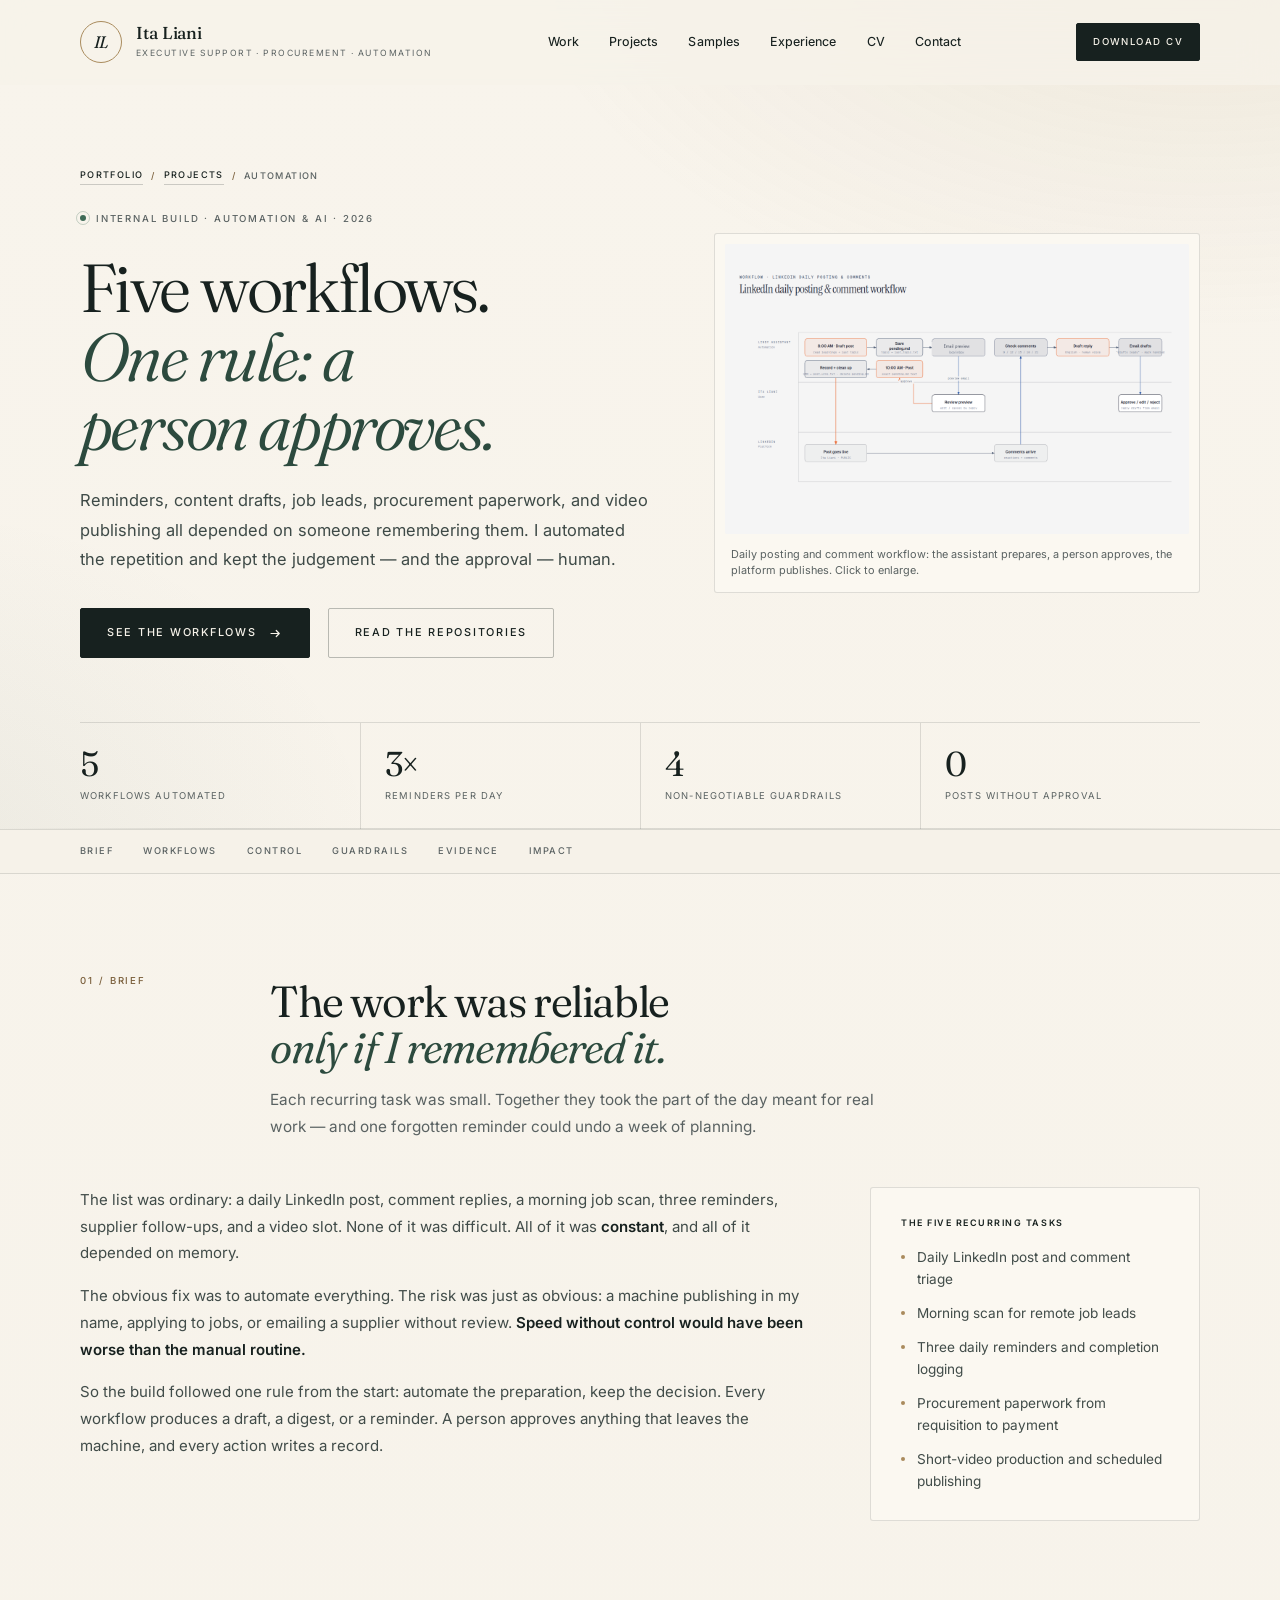
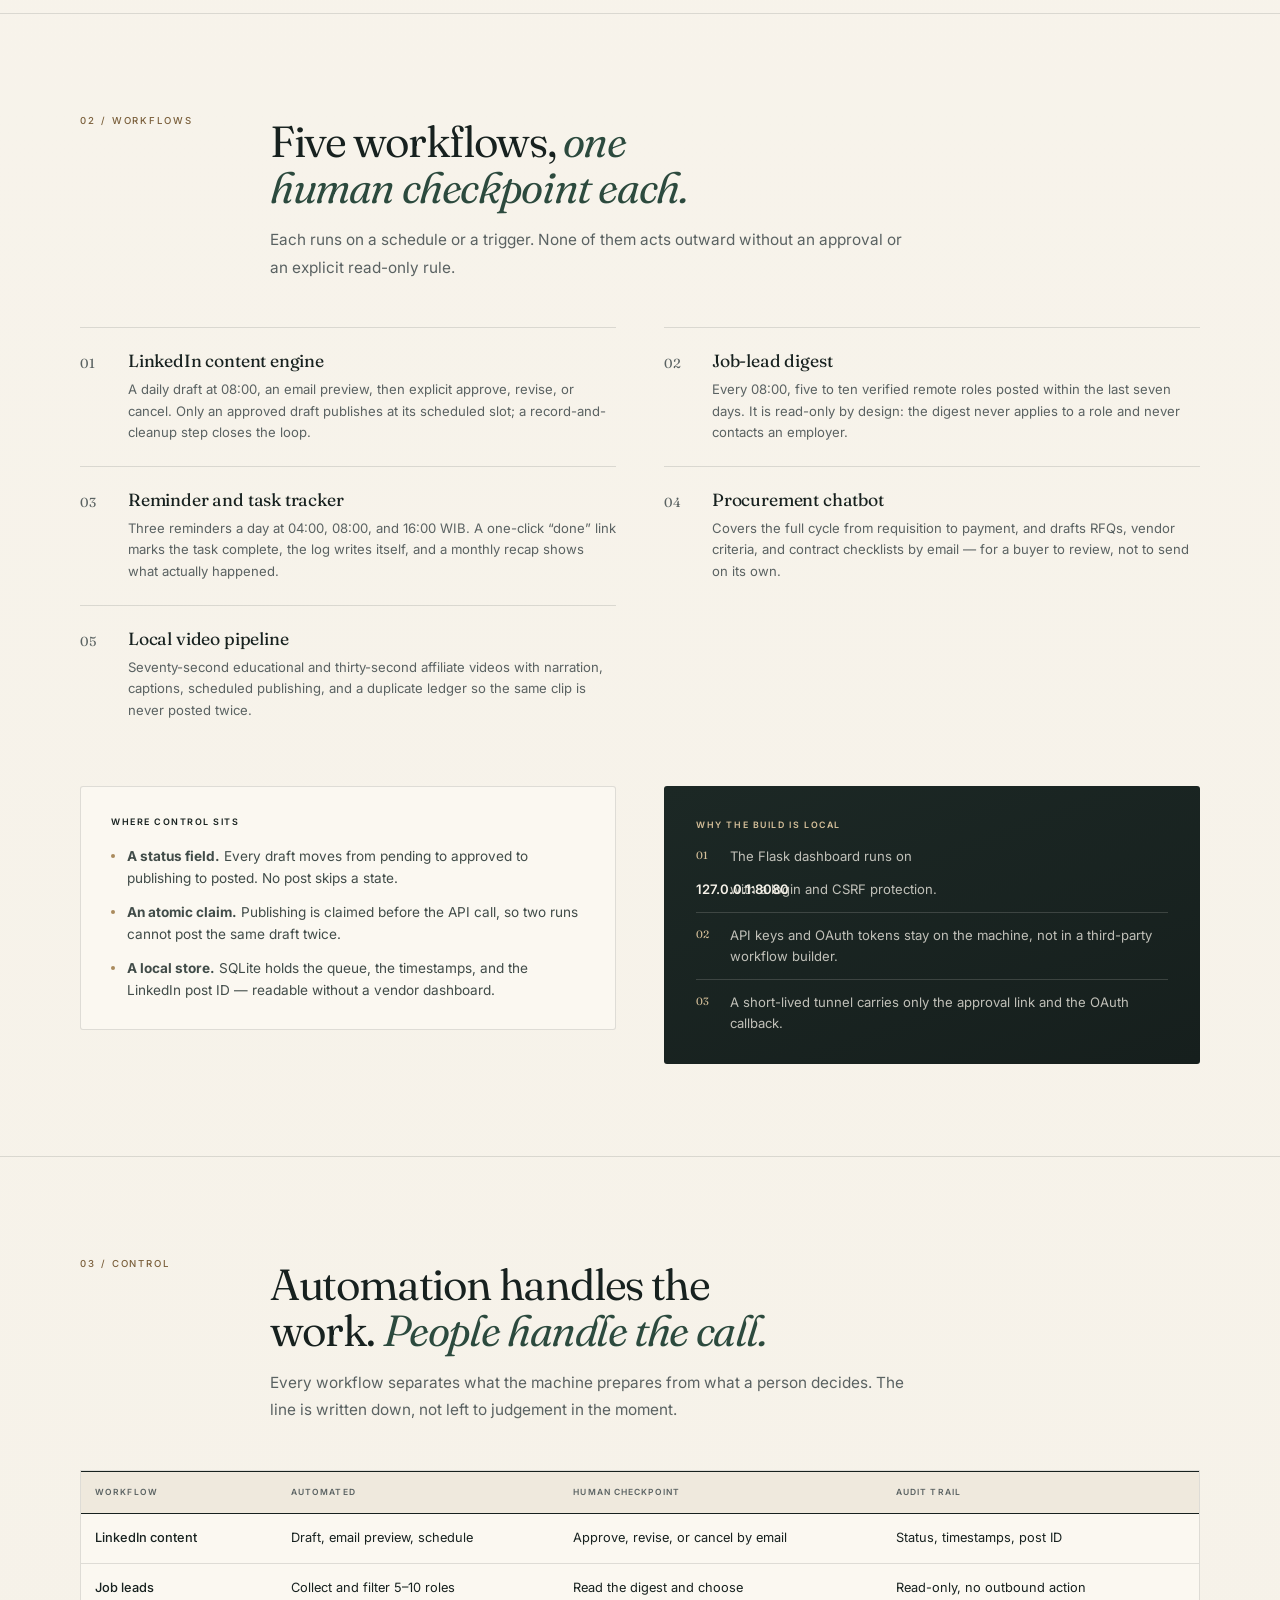
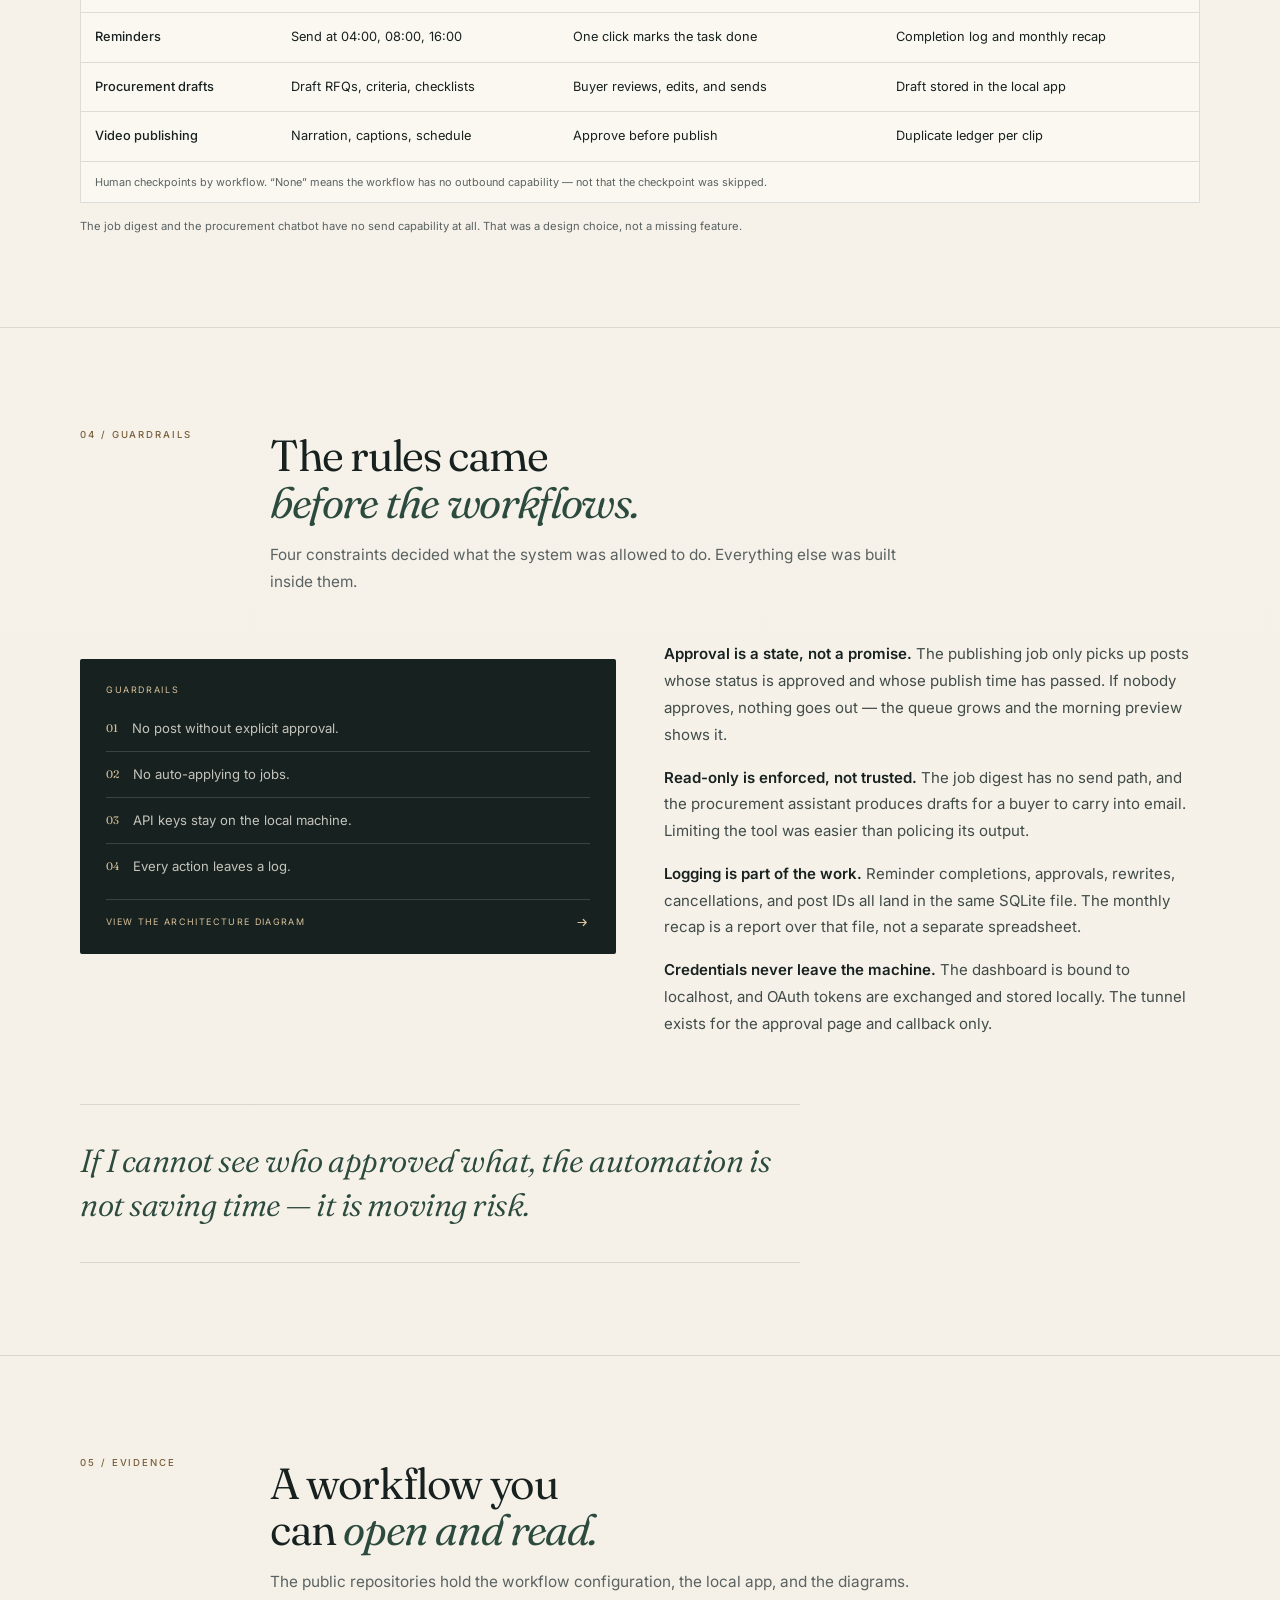
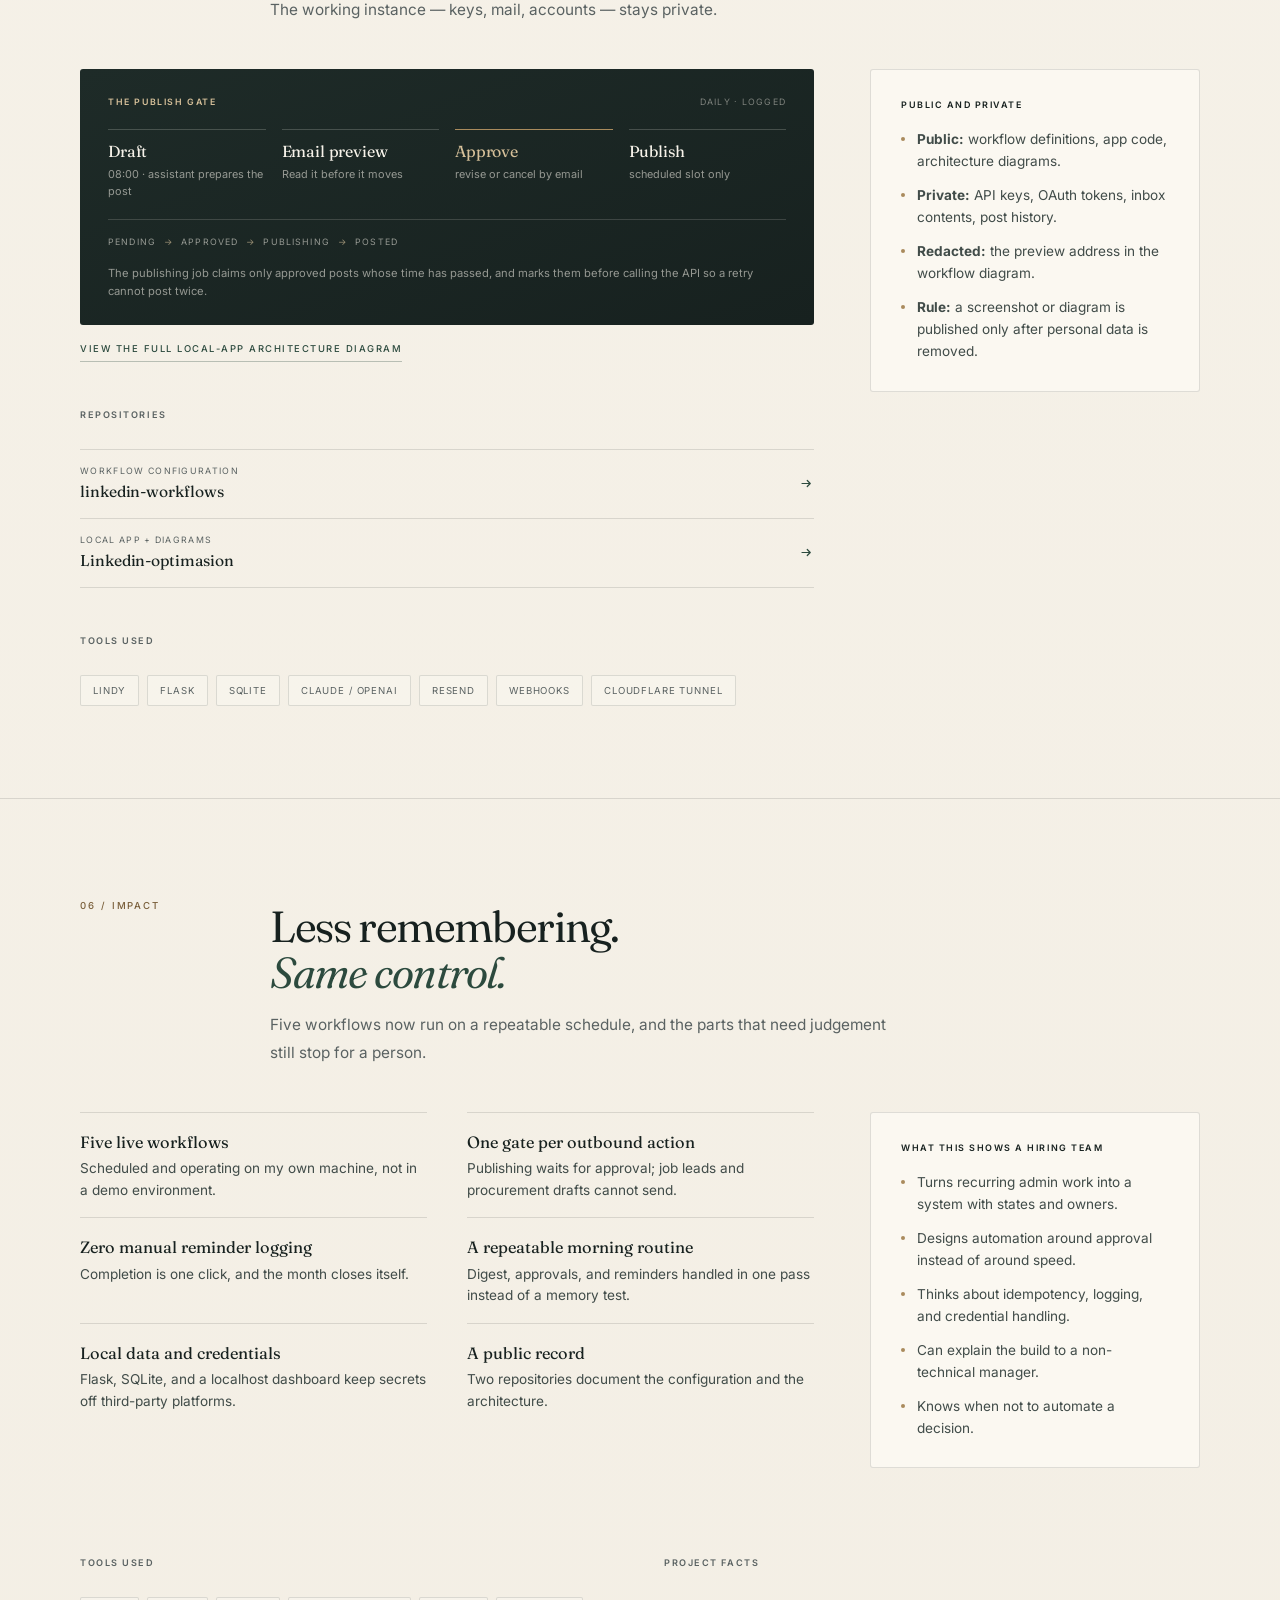
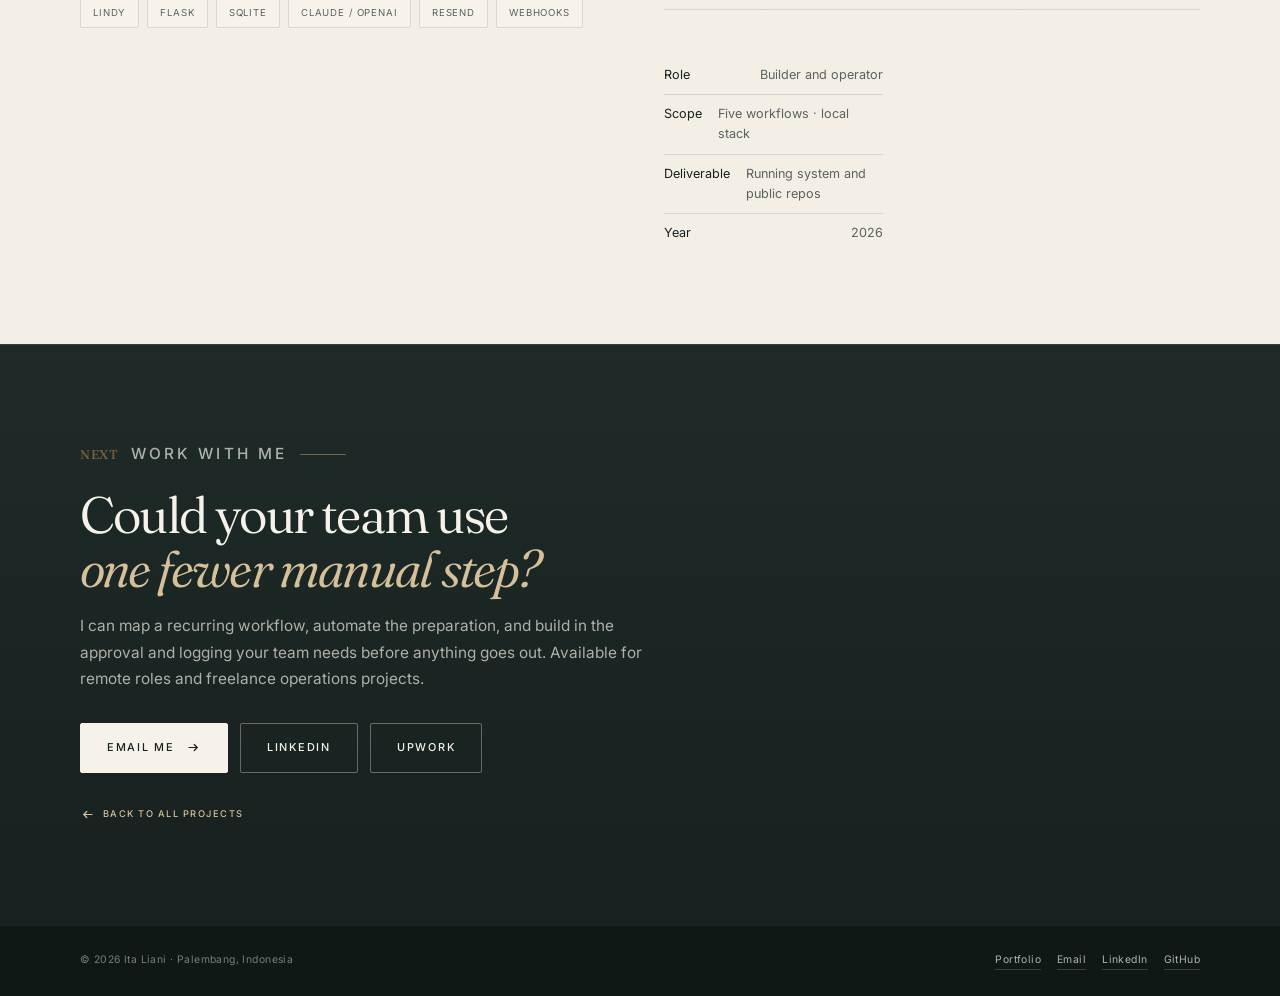
<file: projects/automation.html>
<!DOCTYPE html>
<html lang="en">
<head>
<meta charset="utf-8">
<meta name="viewport" content="width=device-width, initial-scale=1">
<title>Approval-first automation — five workflows, one rule | Ita Liani</title>
<meta name="description" content="Five recurring workflows automated on a local machine — LinkedIn drafts, job leads, reminders, procurement paperwork, and video — each with a human approval step and an audit log.">
<meta name="theme-color" content="#F6F2E9">
<link rel="icon" href="../assets/favicon.svg" type="image/svg+xml">
<link rel="canonical" href="https://italiani1119-luck.github.io/projects/automation.html">

<meta property="og:type" content="article">
<meta property="og:url" content="https://italiani1119-luck.github.io/projects/automation.html">
<meta property="og:title" content="Approval-first automation — five workflows, one rule | Ita Liani">
<meta property="og:description" content="Five workflows that draft, remind, log, and publish — with a person approving anything that leaves the machine.">
<meta property="og:image" content="https://italiani1119-luck.github.io/assets/img/og-automation.png">
<meta property="og:image:alt" content="Approval-first automation project by Ita Liani">
<meta property="og:image:width" content="1200">
<meta property="og:image:height" content="630">
<meta name="twitter:card" content="summary_large_image">
<meta name="twitter:title" content="Approval-first automation — five workflows, one rule | Ita Liani">
<meta name="twitter:description" content="Five recurring workflows automated end to end. A person still approves anything that leaves the machine.">
<meta name="twitter:image" content="https://italiani1119-luck.github.io/assets/img/og-automation.png">

<link rel="preconnect" href="https://fonts.googleapis.com">
<link rel="preconnect" href="https://fonts.gstatic.com" crossorigin>
<link href="https://fonts.googleapis.com/css2?family=Fraunces:ital,opsz,wght@0,9..144,300..700;1,9..144,300..700&family=Inter:wght@300..700&display=swap" rel="stylesheet">
<link rel="stylesheet" href="../css/styles.css">
<link rel="stylesheet" href="../css/project.css">

<script type="application/ld+json">
{
  "@context": "https://schema.org",
  "@type": "CreativeWork",
  "name": "Approval-first automation — five workflows, one rule",
  "url": "https://italiani1119-luck.github.io/projects/automation.html",
  "description": "Five recurring workflows automated on a local Flask and SQLite stack, with approval gates, atomic publishing claims, and a complete action log.",
  "author": { "@type": "Person", "name": "Ita Liani", "url": "https://italiani1119-luck.github.io/" },
  "about": ["Workflow automation", "Human in the loop", "AI operations", "Procurement support"]
}
</script>
</head>
<body>
<a class="skip" href="#main">Skip to content</a>
<div class="progress" id="progress" aria-hidden="true"></div>

<header class="header" id="header">
  <div class="container header__inner">
    <a class="brand" href="../index.html#top" aria-label="Ita Liani — home">
      <span class="brand__mark" aria-hidden="true">IL</span>
      <span class="brand__text">
        <strong>Ita Liani</strong>
        <small>Executive support · Procurement · Automation</small>
      </span>
    </a>

    <nav class="nav" id="siteNav" aria-label="Main navigation">
      <a href="../index.html#work">Work</a>
      <a href="index.html" aria-current="page">Projects</a>
      <a href="../index.html#samples">Samples</a>
      <a href="../index.html#experience">Experience</a>
      <a href="../cv.html">CV</a>
      <a href="../index.html#contact">Contact</a>
      <a class="btn btn--sm nav__cv" href="../assets/docs/Ita-Liani-CV.pdf" download>Download CV</a>
    </nav>

    <a class="btn btn--sm header__cv" href="../assets/docs/Ita-Liani-CV.pdf" download>Download CV</a>

    <button class="menu-btn" id="menuBtn" aria-expanded="false" aria-controls="siteNav" aria-label="Open menu">
      <span></span><span></span>
    </button>
  </div>
</header>

<main id="main">
<article>

  <header class="pj-hero">
    <div class="container">
      <div class="pj-hero__grid">
        <div>
          <nav class="pj-crumbs" aria-label="Breadcrumb">
            <a href="../index.html">Portfolio</a>
            <span aria-hidden="true">/</span>
            <a href="index.html">Projects</a>
            <span aria-hidden="true">/</span>
            <span>Automation</span>
          </nav>

          <p class="pj-eyebrow"><span class="status-dot" aria-hidden="true"></span> Internal build · Automation &amp; AI · 2026</p>
          <h1>Five workflows. <em>One rule: a person approves.</em></h1>
          <p class="pj-hero__lede">Reminders, content drafts, job leads, procurement paperwork, and video publishing all depended on someone remembering them. I automated the repetition and kept the judgement — and the approval — human.</p>

          <div class="pj-hero__actions">
            <a class="btn" href="#workflows">See the workflows
              <svg class="arrow" viewBox="0 0 20 20" aria-hidden="true"><path d="M4 10h11M11 6l4 4-4 4" fill="none" stroke="currentColor" stroke-width="1.6" stroke-linecap="round" stroke-linejoin="round"/></svg>
            </a>
            <a class="btn btn--ghost" href="#evidence">Read the repositories</a>
          </div>
        </div>

        <figure class="pj-cover pj-cover--diagram">
          <button class="figure__btn" data-full="../assets/diagrams/linkedin-workflow.png" data-caption="Daily posting and comment workflow, split by assistant, user, and platform. The email address in the preview is redacted.">
            <img src="../assets/diagrams/linkedin-workflow.png" alt="Workflow diagram with three lanes: Lindy assistant, Ita Liani, and LinkedIn platform" width="1280" height="800">
          </button>
          <figcaption>Daily posting and comment workflow: the assistant prepares, a person approves, the platform publishes. Click to enlarge.</figcaption>
        </figure>
      </div>

      <div class="pj-metrics" aria-label="Project at a glance">
        <div class="pj-metric"><strong>5</strong><span>workflows automated</span></div>
        <div class="pj-metric"><strong>3×</strong><span>reminders per day</span></div>
        <div class="pj-metric"><strong>4</strong><span>non-negotiable guardrails</span></div>
        <div class="pj-metric"><strong>0</strong><span>posts without approval</span></div>
      </div>
    </div>
  </header>

  <nav class="pj-toc" aria-label="Project sections">
    <div class="container pj-toc__inner">
      <a href="#brief">Brief</a>
      <a href="#workflows">Workflows</a>
      <a href="#control">Control</a>
      <a href="#guardrails">Guardrails</a>
      <a href="#evidence">Evidence</a>
      <a href="#impact">Impact</a>
    </div>
  </nav>

  <section class="pj-section pj-section--first" id="brief">
    <div class="container">
      <div class="pj-section__head">
        <p class="pj-no">01 / Brief</p>
        <div>
          <h2>The work was reliable <em>only if I remembered it.</em></h2>
          <p class="pj-section__lede">Each recurring task was small. Together they took the part of the day meant for real work — and one forgotten reminder could undo a week of planning.</p>
        </div>
      </div>

      <div class="pj-grid pj-grid--aside">
        <div class="pj-prose">
          <p>The list was ordinary: a daily LinkedIn post, comment replies, a morning job scan, three reminders, supplier follow-ups, and a video slot. None of it was difficult. All of it was <strong>constant</strong>, and all of it depended on memory.</p>
          <p>The obvious fix was to automate everything. The risk was just as obvious: a machine publishing in my name, applying to jobs, or emailing a supplier without review. <strong>Speed without control would have been worse than the manual routine.</strong></p>
          <p>So the build followed one rule from the start: automate the preparation, keep the decision. Every workflow produces a draft, a digest, or a reminder. A person approves anything that leaves the machine, and every action writes a record.</p>
        </div>

        <aside class="pj-panel" aria-label="The recurring tasks in scope">
          <h3>The five recurring tasks</h3>
          <ul>
            <li>Daily LinkedIn post and comment triage</li>
            <li>Morning scan for remote job leads</li>
            <li>Three daily reminders and completion logging</li>
            <li>Procurement paperwork from requisition to payment</li>
            <li>Short-video production and scheduled publishing</li>
          </ul>
        </aside>
      </div>
    </div>
  </section>

  <section class="pj-section" id="workflows">
    <div class="container">
      <div class="pj-section__head">
        <p class="pj-no">02 / Workflows</p>
        <div>
          <h2>Five workflows, <em>one human checkpoint each.</em></h2>
          <p class="pj-section__lede">Each runs on a schedule or a trigger. None of them acts outward without an approval or an explicit read-only rule.</p>
        </div>
      </div>

      <div class="pj-stages">
        <div class="pj-stage">
          <p class="pj-stage__no">01</p>
          <div>
            <h3>LinkedIn content engine</h3>
            <p>A daily draft at 08:00, an email preview, then explicit approve, revise, or cancel. Only an approved draft publishes at its scheduled slot; a record-and-cleanup step closes the loop.</p>
          </div>
        </div>
        <div class="pj-stage">
          <p class="pj-stage__no">02</p>
          <div>
            <h3>Job-lead digest</h3>
            <p>Every 08:00, five to ten verified remote roles posted within the last seven days. It is read-only by design: the digest never applies to a role and never contacts an employer.</p>
          </div>
        </div>
        <div class="pj-stage">
          <p class="pj-stage__no">03</p>
          <div>
            <h3>Reminder and task tracker</h3>
            <p>Three reminders a day at 04:00, 08:00, and 16:00 WIB. A one-click “done” link marks the task complete, the log writes itself, and a monthly recap shows what actually happened.</p>
          </div>
        </div>
        <div class="pj-stage">
          <p class="pj-stage__no">04</p>
          <div>
            <h3>Procurement chatbot</h3>
            <p>Covers the full cycle from requisition to payment, and drafts RFQs, vendor criteria, and contract checklists by email — for a buyer to review, not to send on its own.</p>
          </div>
        </div>
        <div class="pj-stage">
          <p class="pj-stage__no">05</p>
          <div>
            <h3>Local video pipeline</h3>
            <p>Seventy-second educational and thirty-second affiliate videos with narration, captions, scheduled publishing, and a duplicate ledger so the same clip is never posted twice.</p>
          </div>
        </div>
      </div>

      <div class="pj-grid pj-mt">
        <div class="pj-panel">
          <h3>Where control sits</h3>
          <ul>
            <li><strong>A status field.</strong> Every draft moves from pending to approved to publishing to posted. No post skips a state.</li>
            <li><strong>An atomic claim.</strong> Publishing is claimed before the API call, so two runs cannot post the same draft twice.</li>
            <li><strong>A local store.</strong> SQLite holds the queue, the timestamps, and the LinkedIn post ID — readable without a vendor dashboard.</li>
          </ul>
        </div>

        <div class="pj-dark">
          <h3>Why the build is local</h3>
          <ul>
            <li><span>01</span> The Flask dashboard runs on <strong>127.0.0.1:8080</strong> with a login and CSRF protection.</li>
            <li><span>02</span> API keys and OAuth tokens stay on the machine, not in a third-party workflow builder.</li>
            <li><span>03</span> A short-lived tunnel carries only the approval link and the OAuth callback.</li>
          </ul>
        </div>
      </div>
    </div>
  </section>

  <section class="pj-section" id="control">
    <div class="container">
      <div class="pj-section__head">
        <p class="pj-no">03 / Control</p>
        <div>
          <h2>Automation handles the work. <em>People handle the call.</em></h2>
          <p class="pj-section__lede">Every workflow separates what the machine prepares from what a person decides. The line is written down, not left to judgement in the moment.</p>
        </div>
      </div>

      <p class="pj-scroll-hint">Swipe the table sideways to see every column.</p>
      <div class="pj-table-wrap">
        <table class="pj-table">
          <caption>Human checkpoints by workflow. “None” means the workflow has no outbound capability — not that the checkpoint was skipped.</caption>
          <thead>
            <tr>
              <th scope="col">Workflow</th>
              <th scope="col">Automated</th>
              <th scope="col">Human checkpoint</th>
              <th scope="col">Audit trail</th>
            </tr>
          </thead>
          <tbody>
            <tr>
              <th scope="row">LinkedIn content</th>
              <td>Draft, email preview, schedule</td>
              <td>Approve, revise, or cancel by email</td>
              <td>Status, timestamps, post ID</td>
            </tr>
            <tr>
              <th scope="row">Job leads</th>
              <td>Collect and filter 5–10 roles</td>
              <td>Read the digest and choose</td>
              <td>Read-only, no outbound action</td>
            </tr>
            <tr>
              <th scope="row">Reminders</th>
              <td>Send at 04:00, 08:00, 16:00</td>
              <td>One click marks the task done</td>
              <td>Completion log and monthly recap</td>
            </tr>
            <tr>
              <th scope="row">Procurement drafts</th>
              <td>Draft RFQs, criteria, checklists</td>
              <td>Buyer reviews, edits, and sends</td>
              <td>Draft stored in the local app</td>
            </tr>
            <tr>
              <th scope="row">Video publishing</th>
              <td>Narration, captions, schedule</td>
              <td>Approve before publish</td>
              <td>Duplicate ledger per clip</td>
            </tr>
          </tbody>
        </table>
      </div>
      <p class="pj-note">The job digest and the procurement chatbot have no send capability at all. That was a design choice, not a missing feature.</p>
    </div>
  </section>

  <section class="pj-section" id="guardrails">
    <div class="container">
      <div class="pj-section__head">
        <p class="pj-no">04 / Guardrails</p>
        <div>
          <h2>The rules came <em>before the workflows.</em></h2>
          <p class="pj-section__lede">Four constraints decided what the system was allowed to do. Everything else was built inside them.</p>
        </div>
      </div>

      <div class="pj-grid">
        <div class="guardrails">
          <p class="guardrails__title">Guardrails</p>
          <ul>
            <li><span aria-hidden="true">01</span> No post without explicit approval.</li>
            <li><span aria-hidden="true">02</span> No auto-applying to jobs.</li>
            <li><span aria-hidden="true">03</span> API keys stay on the local machine.</li>
            <li><span aria-hidden="true">04</span> Every action leaves a log.</li>
          </ul>
          <a class="guardrails__link" href="https://github.com/italiani1119-luck/Linkedin-optimasion/blob/main/docs/diagrams/local-app-architecture.svg" target="_blank" rel="noopener">View the architecture diagram
            <svg class="arrow" viewBox="0 0 20 20" aria-hidden="true"><path d="M4 10h11M11 6l4 4-4 4" fill="none" stroke="currentColor" stroke-width="1.6" stroke-linecap="round" stroke-linejoin="round"/></svg>
          </a>
        </div>

        <div class="pj-prose">
          <p><strong>Approval is a state, not a promise.</strong> The publishing job only picks up posts whose status is approved and whose publish time has passed. If nobody approves, nothing goes out — the queue grows and the morning preview shows it.</p>
          <p><strong>Read-only is enforced, not trusted.</strong> The job digest has no send path, and the procurement assistant produces drafts for a buyer to carry into email. Limiting the tool was easier than policing its output.</p>
          <p><strong>Logging is part of the work.</strong> Reminder completions, approvals, rewrites, cancellations, and post IDs all land in the same SQLite file. The monthly recap is a report over that file, not a separate spreadsheet.</p>
          <p><strong>Credentials never leave the machine.</strong> The dashboard is bound to localhost, and OAuth tokens are exchanged and stored locally. The tunnel exists for the approval page and callback only.</p>
        </div>
      </div>

      <blockquote class="pj-quote">If I cannot see who approved what, the automation is not saving time — it is moving risk.</blockquote>
    </div>
  </section>

  <section class="pj-section" id="evidence">
    <div class="container">
      <div class="pj-section__head">
        <p class="pj-no">05 / Evidence</p>
        <div>
          <h2>A workflow you can <em>open and read.</em></h2>
          <p class="pj-section__lede">The public repositories hold the workflow configuration, the local app, and the diagrams. The working instance — keys, mail, accounts — stays private.</p>
        </div>
      </div>

      <div class="pj-grid pj-grid--aside">
        <div>
          <div class="pj-flow">
            <div class="pj-flow__head">
              <span class="pj-flow__label">The publish gate</span>
              <span class="pj-flow__note">Daily · logged</span>
            </div>
            <div class="pj-flow__steps">
              <div class="pj-flow__step">
                <b>Draft</b>
                <small>08:00 · assistant prepares the post</small>
              </div>
              <div class="pj-flow__step">
                <b>Email preview</b>
                <small>Read it before it moves</small>
              </div>
              <div class="pj-flow__step pj-flow__step--gate">
                <b>Approve</b>
                <small>revise or cancel by email</small>
              </div>
              <div class="pj-flow__step">
                <b>Publish</b>
                <small>scheduled slot only</small>
              </div>
            </div>
            <p class="pj-flow__states"><span>pending</span><i>→</i><span>approved</span><i>→</i><span>publishing</span><i>→</i><span>posted</span></p>
            <p class="pj-flow__title">The publishing job claims only approved posts whose time has passed, and marks them before calling the API so a retry cannot post twice.</p>
          </div>
          <p class="pj-note"><a class="text-link" href="https://github.com/italiani1119-luck/Linkedin-optimasion/blob/main/docs/diagrams/local-app-architecture.svg" target="_blank" rel="noopener">View the full local-app architecture diagram</a></p>

          <p class="pj-kicker">Repositories</p>
          <div class="case__links">
            <a class="repo-link" href="https://github.com/italiani1119-luck/linkedin-workflows" target="_blank" rel="noopener">
              <span>Workflow configuration</span><strong>linkedin-workflows</strong>
              <svg class="arrow" viewBox="0 0 20 20" aria-hidden="true"><path d="M4 10h11M11 6l4 4-4 4" fill="none" stroke="currentColor" stroke-width="1.6" stroke-linecap="round" stroke-linejoin="round"/></svg>
            </a>
            <a class="repo-link" href="https://github.com/italiani1119-luck/Linkedin-optimasion" target="_blank" rel="noopener">
              <span>Local app + diagrams</span><strong>Linkedin-optimasion</strong>
              <svg class="arrow" viewBox="0 0 20 20" aria-hidden="true"><path d="M4 10h11M11 6l4 4-4 4" fill="none" stroke="currentColor" stroke-width="1.6" stroke-linecap="round" stroke-linejoin="round"/></svg>
            </a>
          </div>

          <p class="pj-kicker">Tools used</p>
          <ul class="chips">
            <li>Lindy</li><li>Flask</li><li>SQLite</li><li>Claude / OpenAI</li><li>Resend</li><li>Webhooks</li><li>Cloudflare Tunnel</li>
          </ul>
        </div>

        <aside class="pj-panel" aria-label="What is public and what stays private">
          <h3>Public and private</h3>
          <ul>
            <li><strong>Public:</strong> workflow definitions, app code, architecture diagrams.</li>
            <li><strong>Private:</strong> API keys, OAuth tokens, inbox contents, post history.</li>
            <li><strong>Redacted:</strong> the preview address in the workflow diagram.</li>
            <li><strong>Rule:</strong> a screenshot or diagram is published only after personal data is removed.</li>
          </ul>
        </aside>
      </div>
    </div>
  </section>

  <section class="pj-section" id="impact">
    <div class="container">
      <div class="pj-section__head">
        <p class="pj-no">06 / Impact</p>
        <div>
          <h2>Less remembering. <em>Same control.</em></h2>
          <p class="pj-section__lede">Five workflows now run on a repeatable schedule, and the parts that need judgement still stop for a person.</p>
        </div>
      </div>

      <div class="pj-grid pj-grid--aside">
        <div class="pj-deliverables">
          <div class="pj-deliverable"><strong>Five live workflows</strong>Scheduled and operating on my own machine, not in a demo environment.</div>
          <div class="pj-deliverable"><strong>One gate per outbound action</strong>Publishing waits for approval; job leads and procurement drafts cannot send.</div>
          <div class="pj-deliverable"><strong>Zero manual reminder logging</strong>Completion is one click, and the month closes itself.</div>
          <div class="pj-deliverable"><strong>A repeatable morning routine</strong>Digest, approvals, and reminders handled in one pass instead of a memory test.</div>
          <div class="pj-deliverable"><strong>Local data and credentials</strong>Flask, SQLite, and a localhost dashboard keep secrets off third-party platforms.</div>
          <div class="pj-deliverable"><strong>A public record</strong>Two repositories document the configuration and the architecture.</div>
        </div>

        <aside class="pj-panel" aria-label="What this shows a hiring team">
          <h3>What this shows a hiring team</h3>
          <ul>
            <li>Turns recurring admin work into a system with states and owners.</li>
            <li>Designs automation around approval instead of around speed.</li>
            <li>Thinks about idempotency, logging, and credential handling.</li>
            <li>Can explain the build to a non-technical manager.</li>
            <li>Knows when not to automate a decision.</li>
          </ul>
        </aside>
      </div>

      <div class="pj-grid pj-mt">
        <div>
          <p class="pj-kicker">Tools used</p>
          <ul class="chips">
            <li>Lindy</li><li>Flask</li><li>SQLite</li><li>Claude / OpenAI</li><li>Resend</li><li>Webhooks</li>
          </ul>
        </div>
        <div>
          <p class="pj-kicker">Project facts</p>
          <div class="facts">
            <div>
              <ul>
                <li><span>Role</span> Builder and operator</li>
                <li><span>Scope</span> Five workflows · local stack</li>
                <li><span>Deliverable</span> Running system and public repos</li>
                <li><span>Year</span> 2026</li>
              </ul>
            </div>
          </div>
        </div>
      </div>
    </div>
  </section>

  <section class="pj-cta">
    <div class="container">
      <p class="label label--light"><span>Next</span> Work with me</p>
      <h2>Could your team use <em>one fewer manual step?</em></h2>
      <p>I can map a recurring workflow, automate the preparation, and build in the approval and logging your team needs before anything goes out. Available for remote roles and freelance operations projects.</p>
      <div class="pj-cta__actions">
        <a class="btn btn--light" href="mailto:italiani1119@gmail.com">Email me
          <svg class="arrow" viewBox="0 0 20 20" aria-hidden="true"><path d="M4 10h11M11 6l4 4-4 4" fill="none" stroke="currentColor" stroke-width="1.6" stroke-linecap="round" stroke-linejoin="round"/></svg>
        </a>
        <a class="btn btn--outline-light" href="https://www.linkedin.com/in/ita-liani/" target="_blank" rel="noopener">LinkedIn</a>
        <a class="btn btn--outline-light" href="https://www.upwork.com/freelancers/~014712124a23782c28" target="_blank" rel="noopener">Upwork</a>
      </div>
      <a class="pj-cta__back" href="index.html">
        <svg class="arrow" viewBox="0 0 20 20" aria-hidden="true"><path d="M4 10h11M11 6l4 4-4 4" fill="none" stroke="currentColor" stroke-width="1.6" stroke-linecap="round" stroke-linejoin="round"/></svg>
        Back to all projects
      </a>
    </div>
  </section>

</article>
</main>

<footer class="pj-footer">
  <div class="container pj-footer__inner">
    <p>© <span id="year">2026</span> Ita Liani · Palembang, Indonesia</p>
    <div class="pj-footer__links">
      <a href="../index.html">Portfolio</a>
      <a href="mailto:italiani1119@gmail.com">Email</a>
      <a href="https://www.linkedin.com/in/ita-liani/" target="_blank" rel="noopener">LinkedIn</a>
      <a href="https://github.com/italiani1119-luck" target="_blank" rel="noopener">GitHub</a>
    </div>
  </div>
</footer>

<div class="lightbox" id="lightbox" hidden role="dialog" aria-modal="true" aria-label="Enlarged image">
  <button class="lightbox__close" id="lightboxClose" aria-label="Close image">
    <svg viewBox="0 0 24 24" aria-hidden="true"><path d="M6 6l12 12M18 6L6 18" fill="none" stroke="currentColor" stroke-width="1.8" stroke-linecap="round"/></svg>
  </button>
  <figure class="lightbox__figure">
    <img id="lightboxImg" alt="">
    <figcaption id="lightboxCaption"></figcaption>
  </figure>
</div>

<script src="../js/main.js"></script>
</body>
</html>
</file>
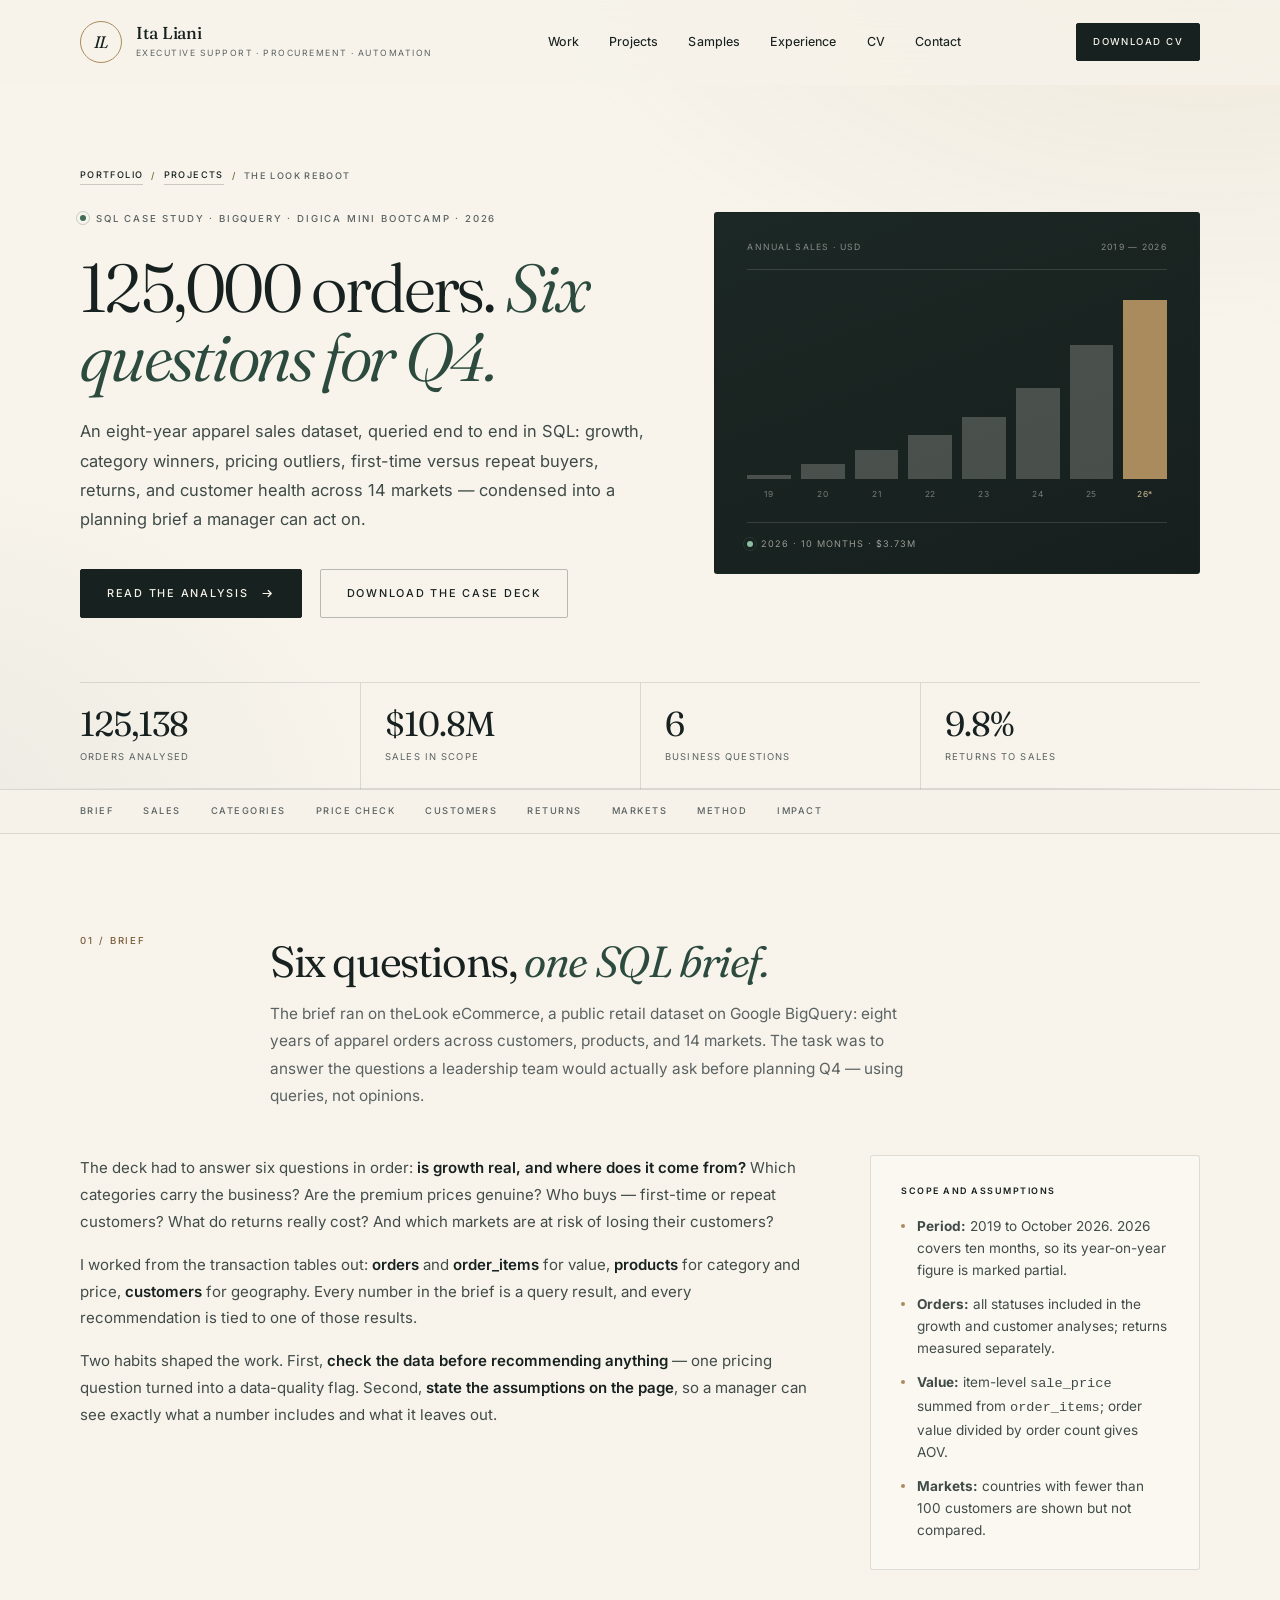
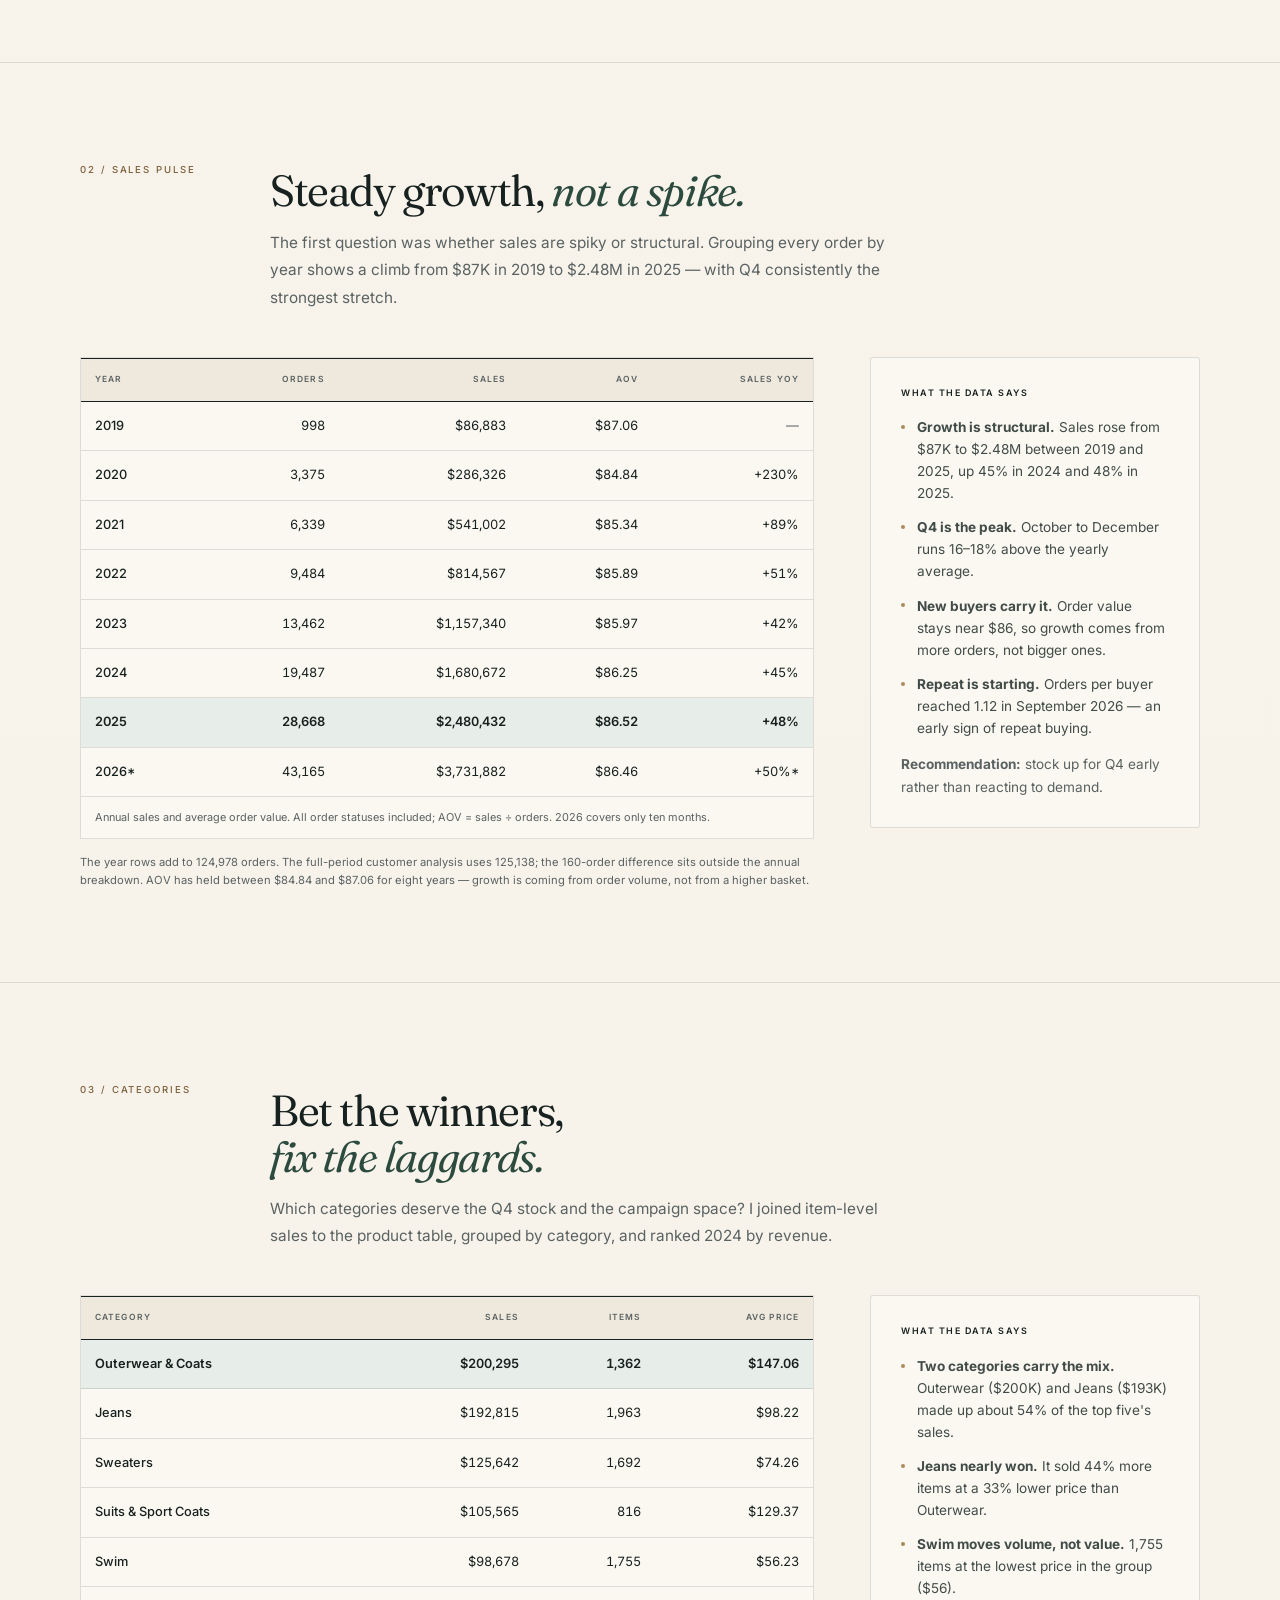
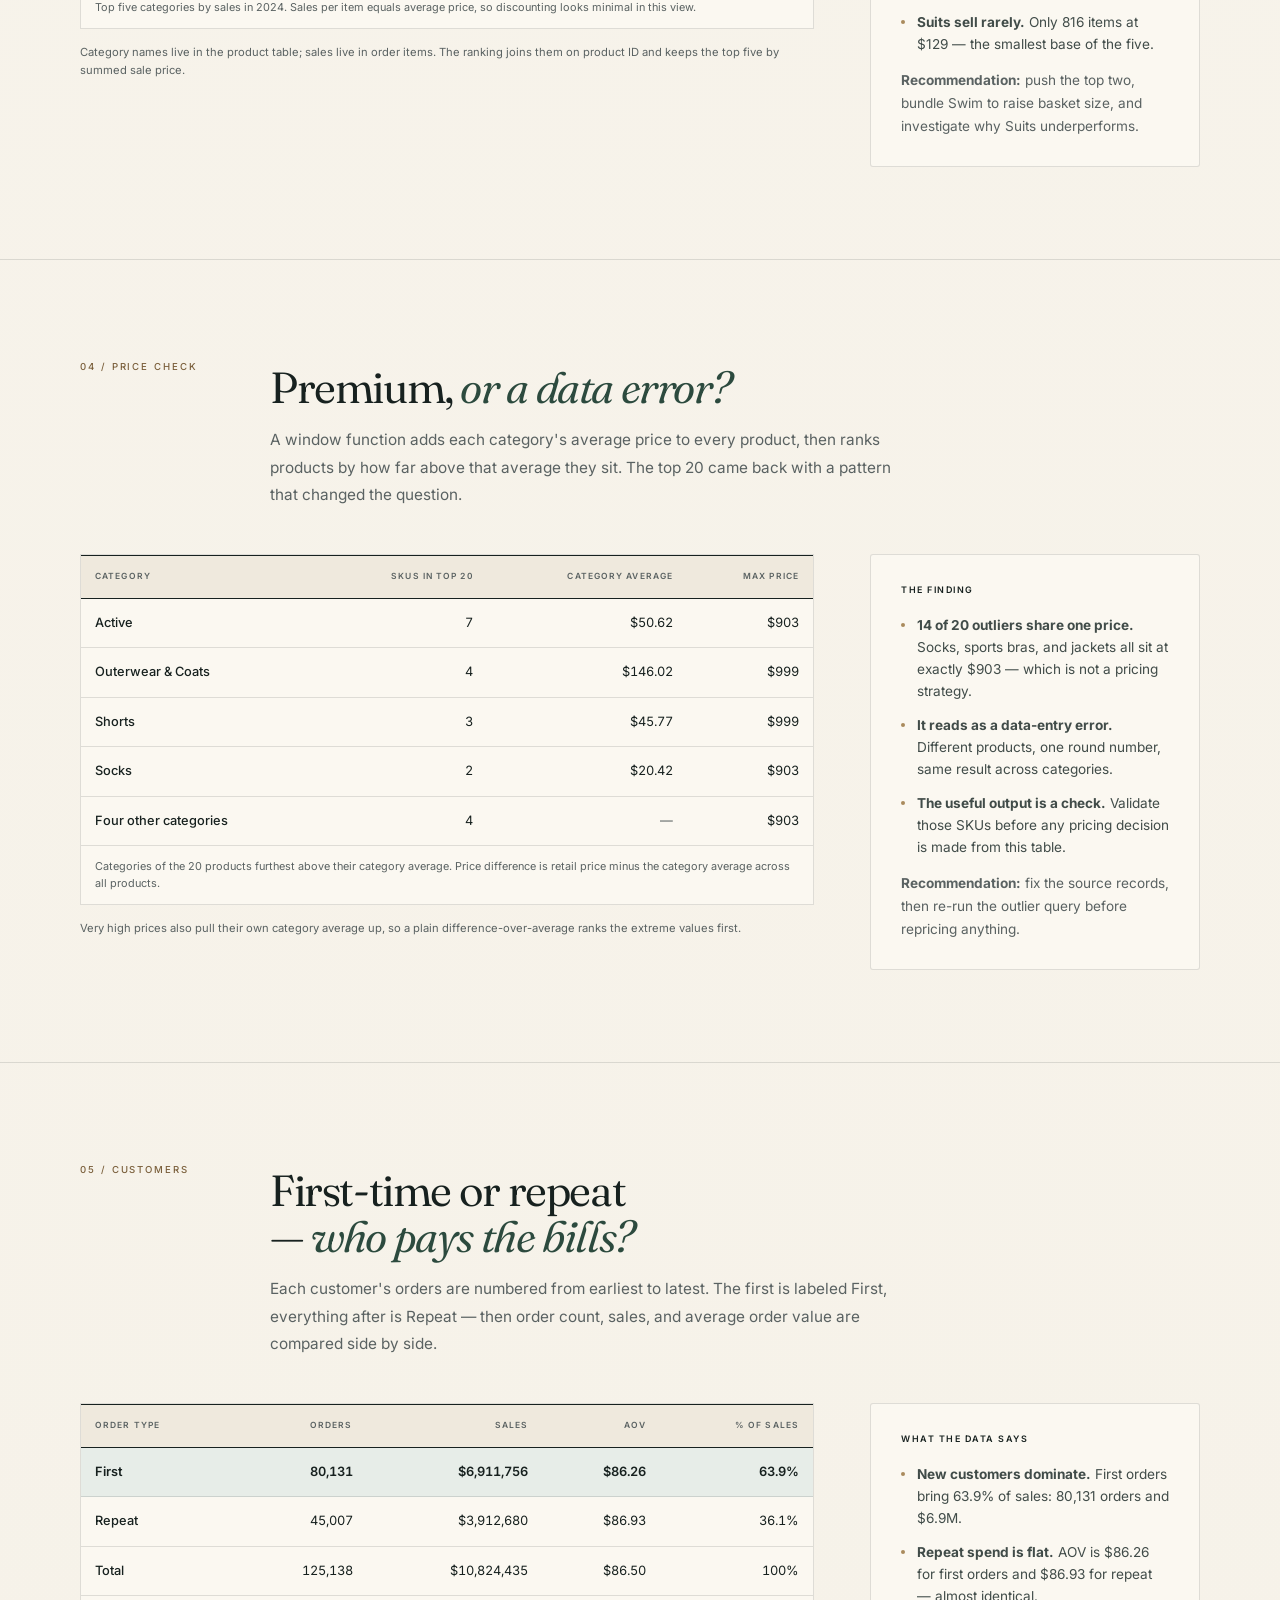
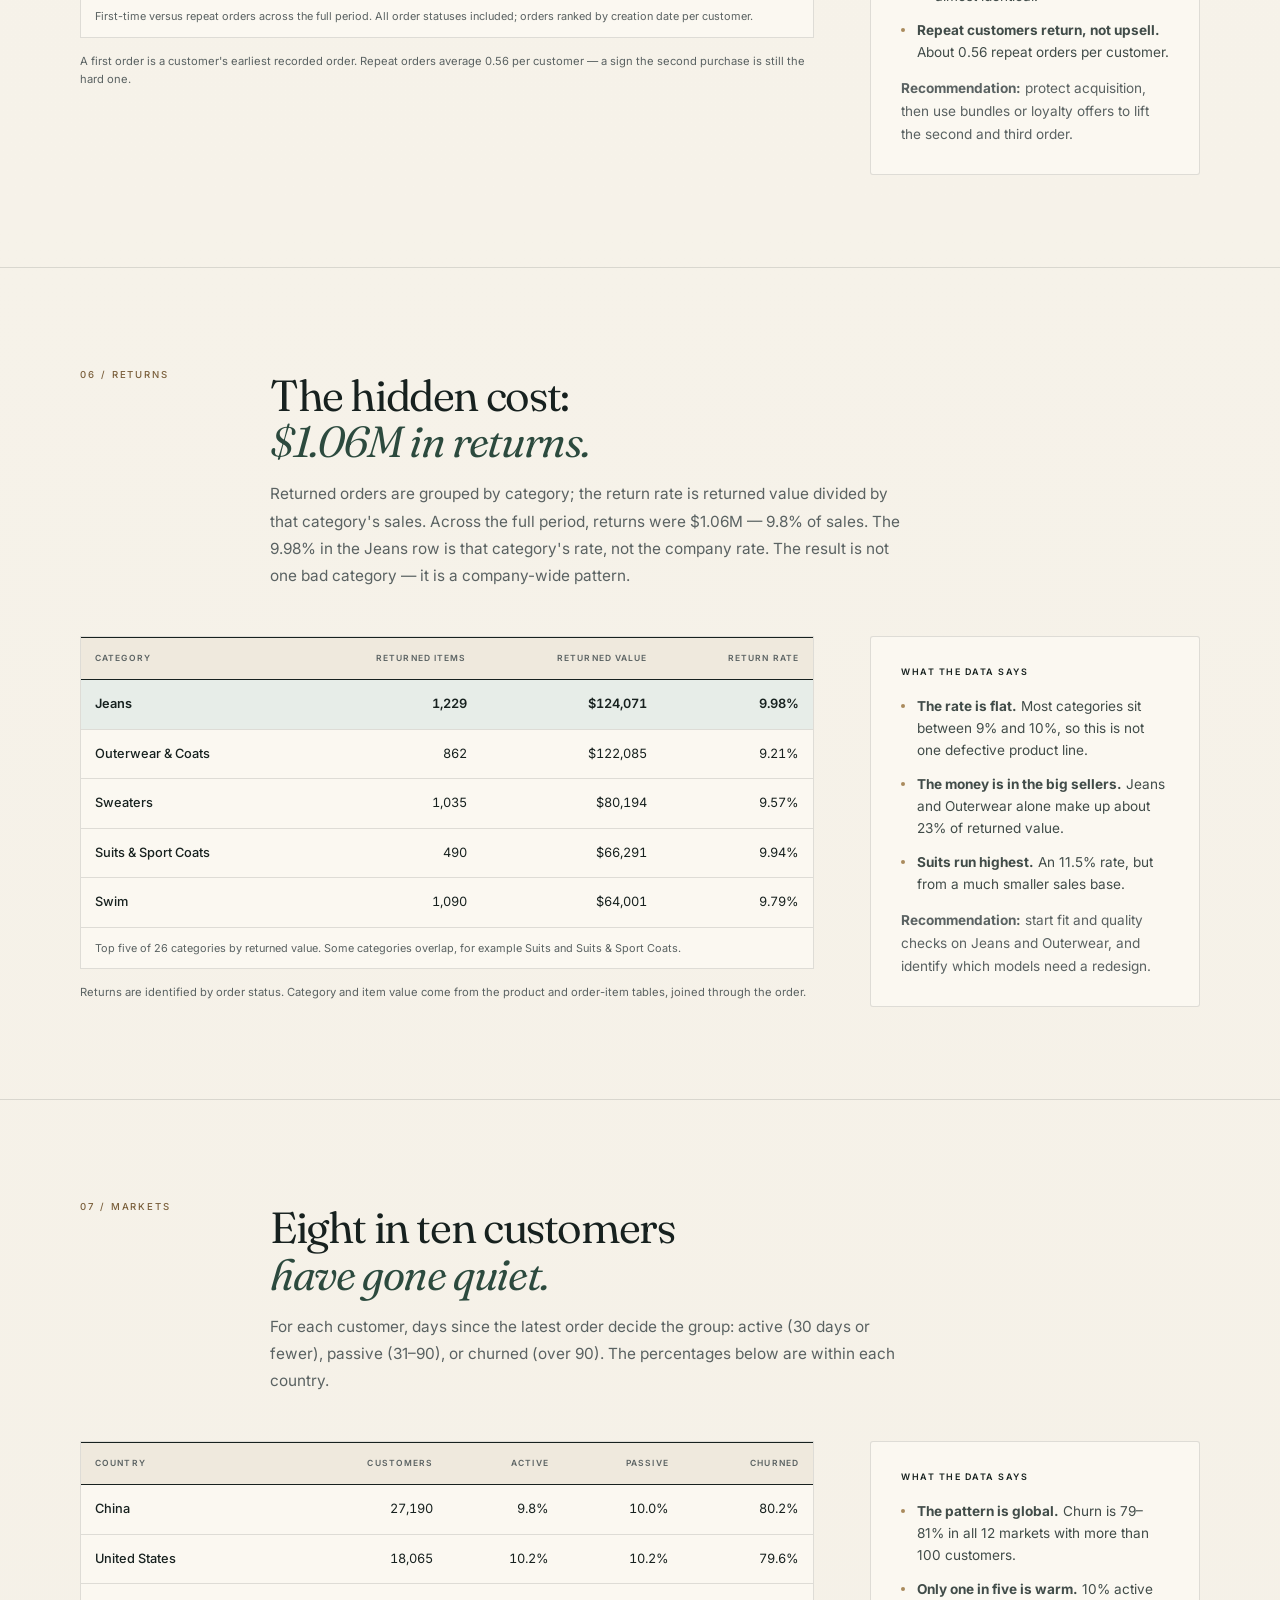
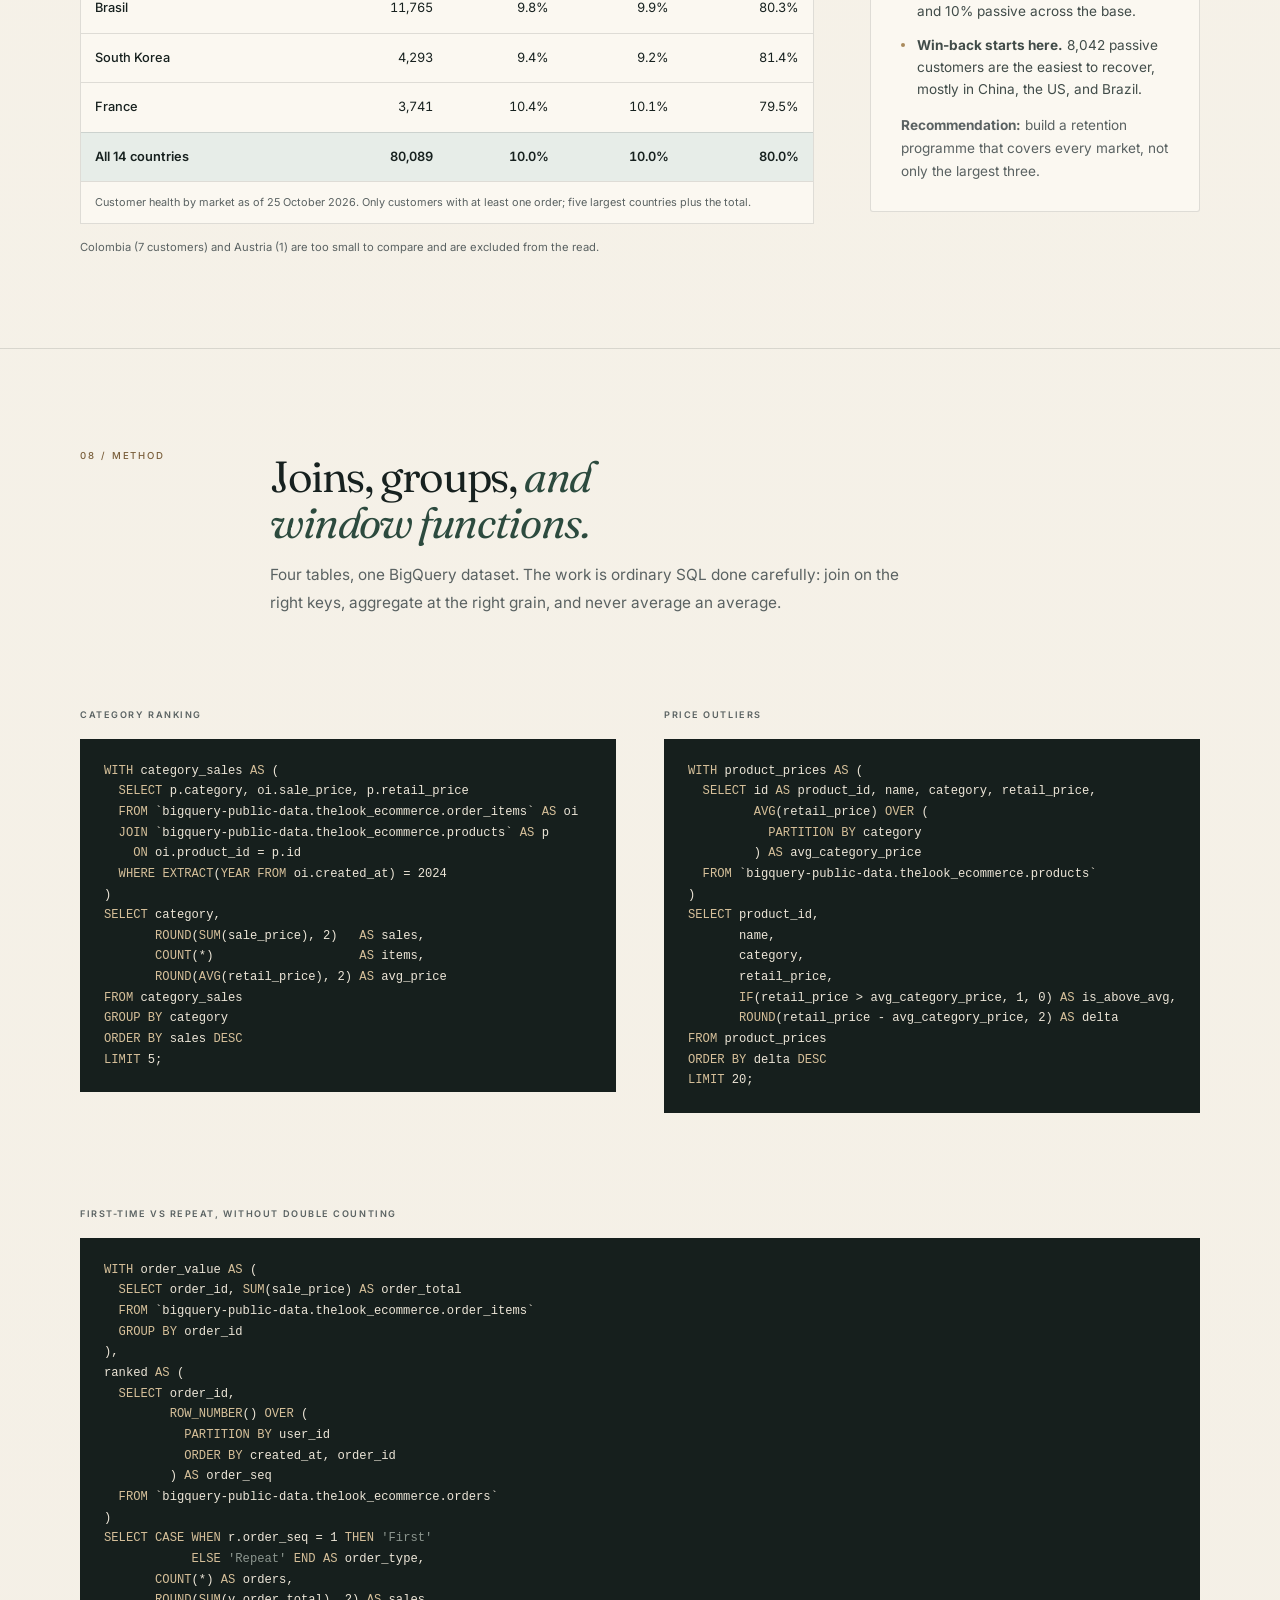
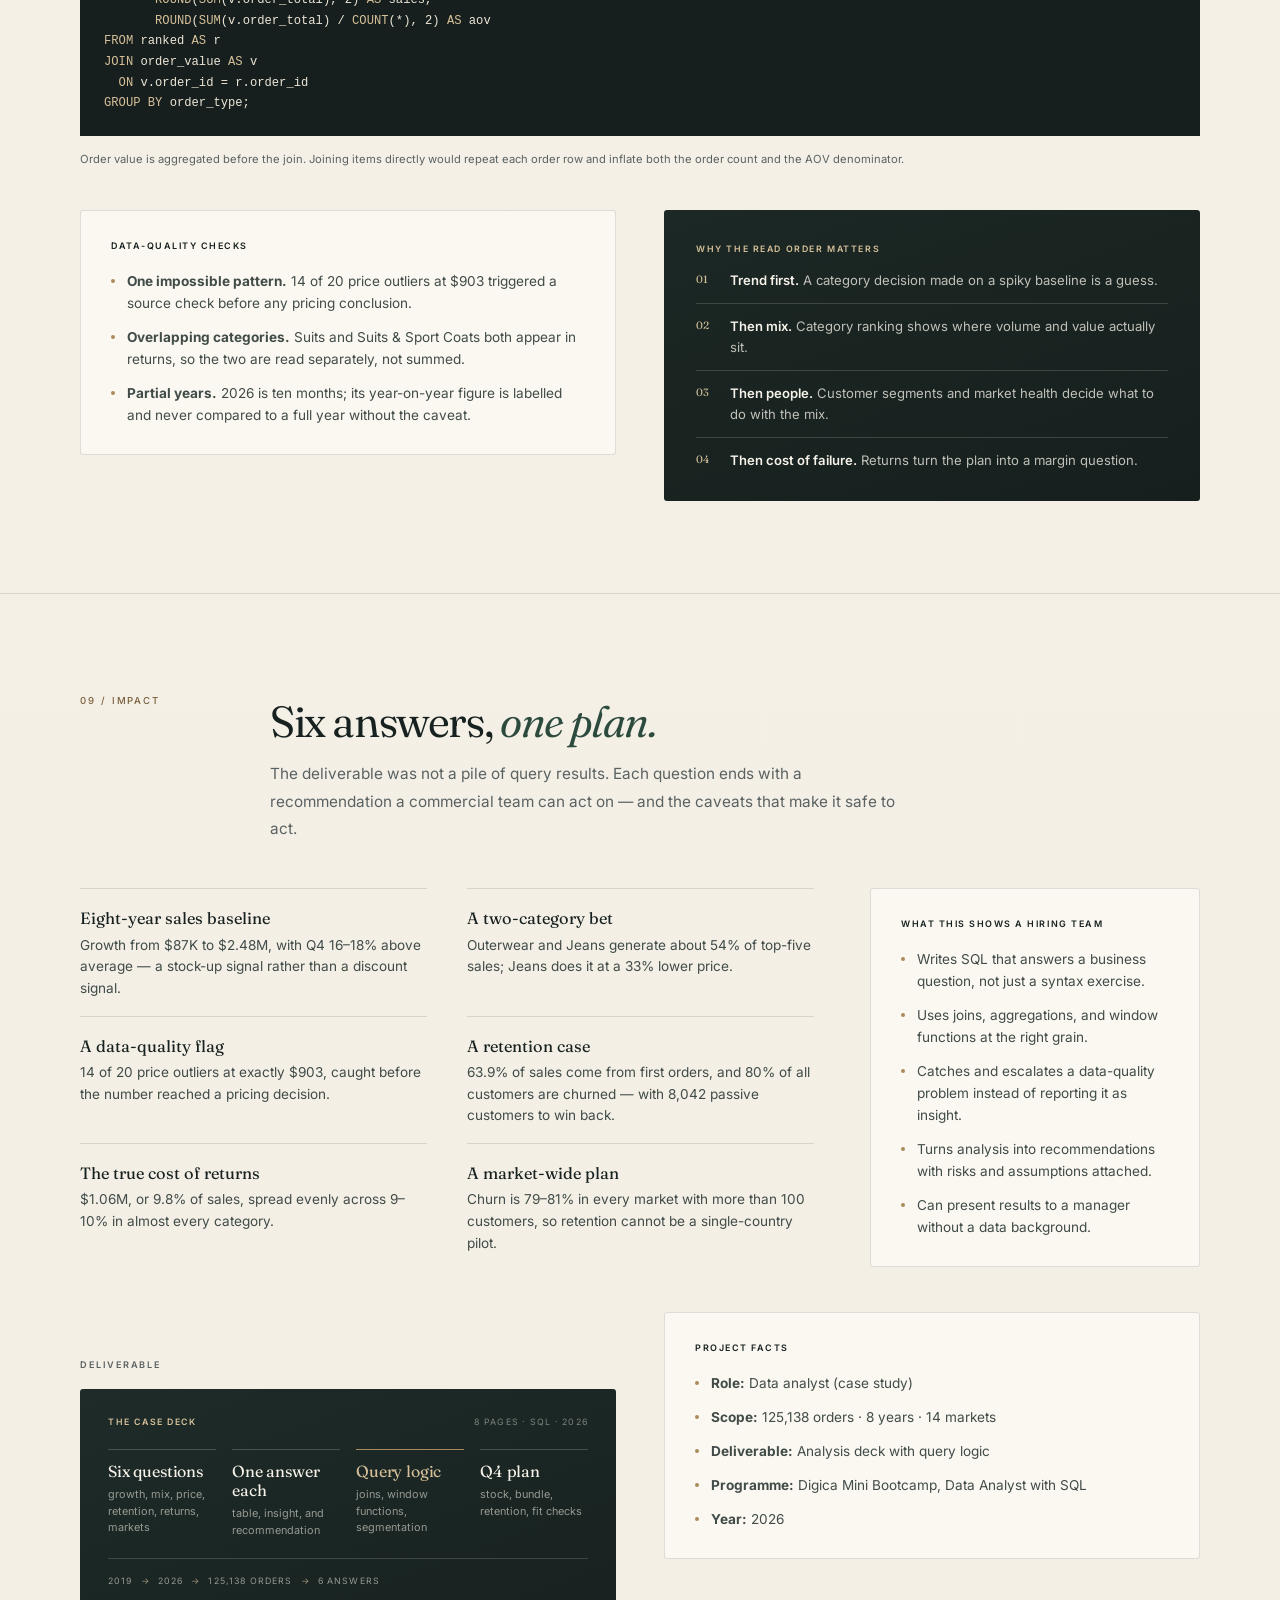
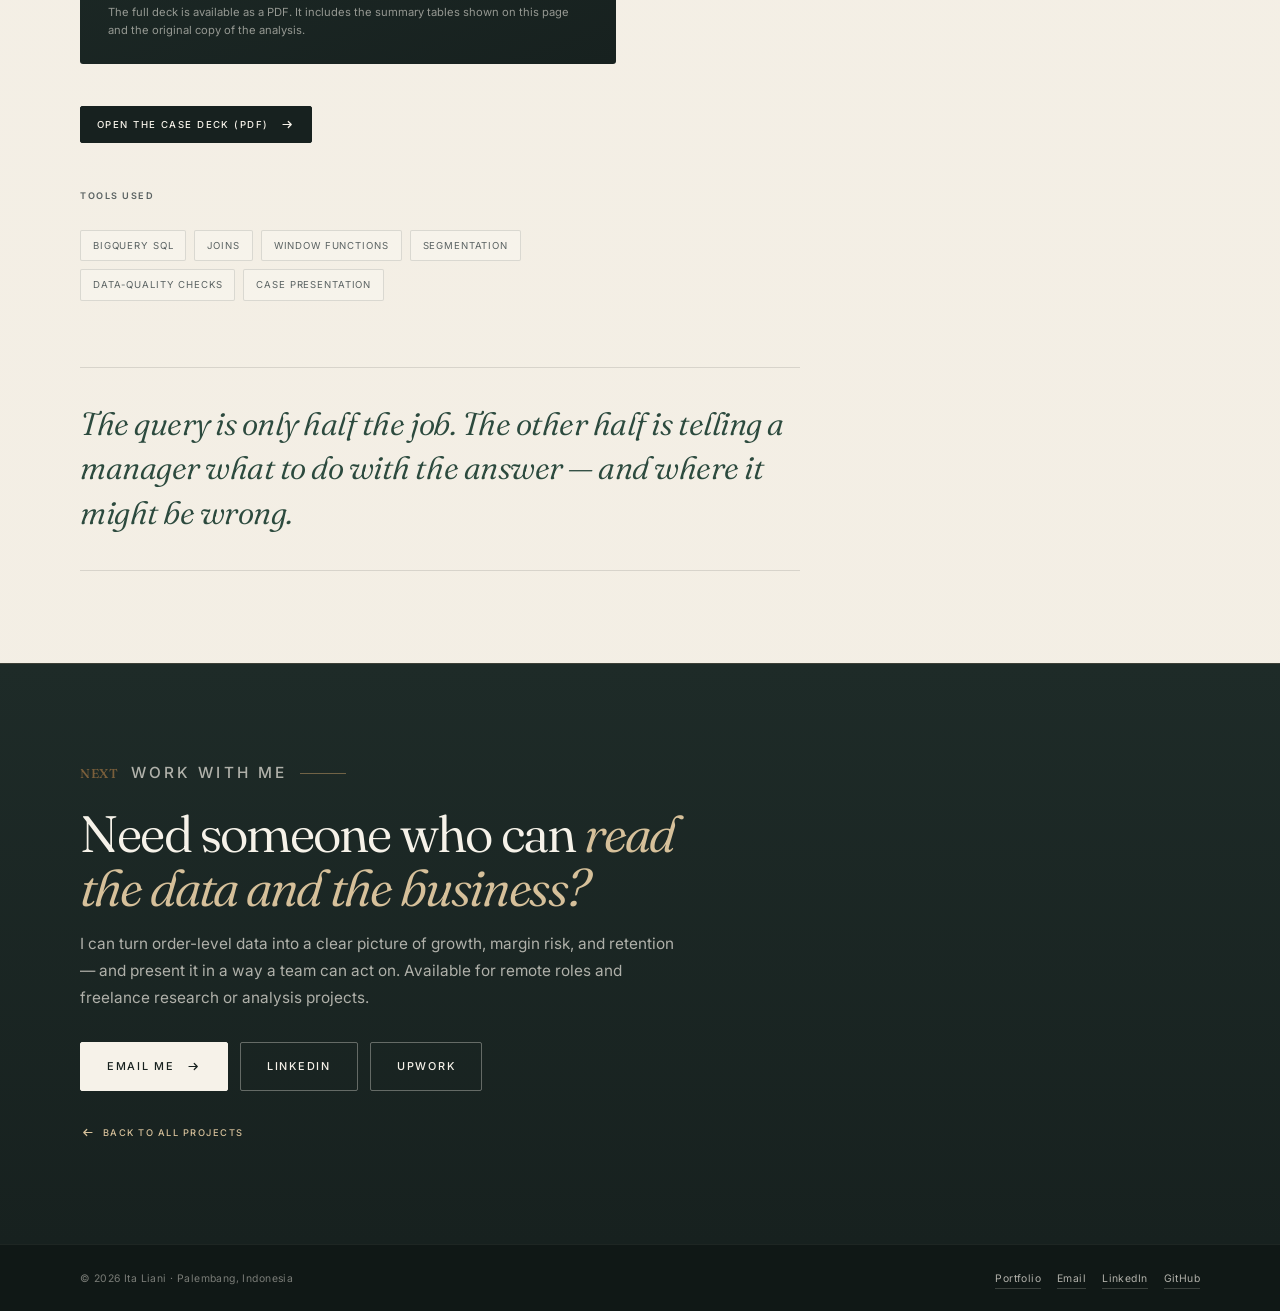
<file: projects/look-reboot-sql.html>
<!DOCTYPE html>
<html lang="en">
<head>
<meta charset="utf-8">
<meta name="viewport" content="width=device-width, initial-scale=1">
<title>The Look Reboot — a SQL case study for Q4 planning | Ita Liani</title>
<meta name="description" content="A SQL analysis of 125,138 apparel orders across eight years: sales growth, category winners, price outliers, repeat buyers, returns, and customer health by market — condensed into a Q4 planning brief.">
<meta name="theme-color" content="#F6F2E9">
<link rel="icon" href="../assets/favicon.svg" type="image/svg+xml">
<link rel="canonical" href="https://italiani1119-luck.github.io/projects/look-reboot-sql.html">

<meta property="og:type" content="article">
<meta property="og:url" content="https://italiani1119-luck.github.io/projects/look-reboot-sql.html">
<meta property="og:title" content="The Look Reboot — a SQL case study for Q4 planning | Ita Liani">
<meta property="og:description" content="125,138 orders, six business questions, one Q4 plan. An eight-year apparel dataset queried end to end in SQL.">
<meta property="og:image" content="https://italiani1119-luck.github.io/assets/img/og-look.png">
<meta property="og:image:alt" content="The Look Reboot SQL case study by Ita Liani — annual sales growth chart">
<meta property="og:image:width" content="1200">
<meta property="og:image:height" content="630">
<meta name="twitter:card" content="summary_large_image">
<meta name="twitter:title" content="The Look Reboot — a SQL case study for Q4 planning | Ita Liani">
<meta name="twitter:description" content="125,138 orders analysed in SQL: growth, categories, pricing, retention, returns, and market health — turned into a Q4 plan.">
<meta name="twitter:image" content="https://italiani1119-luck.github.io/assets/img/og-look.png">

<link rel="preconnect" href="https://fonts.googleapis.com">
<link rel="preconnect" href="https://fonts.gstatic.com" crossorigin>
<link href="https://fonts.googleapis.com/css2?family=Fraunces:ital,opsz,wght@0,9..144,300..700;1,9..144,300..700&family=Inter:wght@300..700&display=swap" rel="stylesheet">
<link rel="stylesheet" href="../css/styles.css">
<link rel="stylesheet" href="../css/project.css">

<script type="application/ld+json">
{
  "@context": "https://schema.org",
  "@type": "CreativeWork",
  "name": "The Look Reboot — a SQL case study for Q4 planning",
  "url": "https://italiani1119-luck.github.io/projects/look-reboot-sql.html",
  "description": "A SQL analysis of 125,138 apparel orders across eight years, covering sales trend, category performance, pricing outliers, first-time versus repeat buyers, returns, and customer health by market.",
  "author": { "@type": "Person", "name": "Ita Liani", "url": "https://italiani1119-luck.github.io/" },
  "about": ["SQL", "Data analysis", "Retail analytics", "Customer retention", "Returns analysis", "BigQuery"]
}
</script>
</head>
<body>
<a class="skip" href="#main">Skip to content</a>
<div class="progress" id="progress" aria-hidden="true"></div>

<header class="header" id="header">
  <div class="container header__inner">
    <a class="brand" href="../index.html#top" aria-label="Ita Liani — home">
      <span class="brand__mark" aria-hidden="true">IL</span>
      <span class="brand__text">
        <strong>Ita Liani</strong>
        <small>Executive support · Procurement · Automation</small>
      </span>
    </a>

    <nav class="nav" id="siteNav" aria-label="Main navigation">
      <a href="../index.html#work">Work</a>
      <a href="index.html" aria-current="page">Projects</a>
      <a href="../index.html#samples">Samples</a>
      <a href="../index.html#experience">Experience</a>
      <a href="../cv.html">CV</a>
      <a href="../index.html#contact">Contact</a>
      <a class="btn btn--sm nav__cv" href="../assets/docs/Ita-Liani-CV.pdf" download>Download CV</a>
    </nav>

    <a class="btn btn--sm header__cv" href="../assets/docs/Ita-Liani-CV.pdf" download>Download CV</a>

    <button class="menu-btn" id="menuBtn" aria-expanded="false" aria-controls="siteNav" aria-label="Open menu">
      <span></span><span></span>
    </button>
  </div>
</header>

<main id="main">
<article>

  <header class="pj-hero">
    <div class="container">
      <div class="pj-hero__grid">
        <div>
          <nav class="pj-crumbs" aria-label="Breadcrumb">
            <a href="../index.html">Portfolio</a>
            <span aria-hidden="true">/</span>
            <a href="index.html">Projects</a>
            <span aria-hidden="true">/</span>
            <span>The Look Reboot</span>
          </nav>

          <p class="pj-eyebrow"><span class="status-dot" aria-hidden="true"></span> SQL case study · BigQuery · Digica Mini Bootcamp · 2026</p>
          <h1>125,000 orders. <em>Six questions for Q4.</em></h1>
          <p class="pj-hero__lede">An eight-year apparel sales dataset, queried end to end in SQL: growth, category winners, pricing outliers, first-time versus repeat buyers, returns, and customer health across 14 markets — condensed into a planning brief a manager can act on.</p>

          <div class="pj-hero__actions">
            <a class="btn" href="#brief">Read the analysis
              <svg class="arrow" viewBox="0 0 20 20" aria-hidden="true"><path d="M4 10h11M11 6l4 4-4 4" fill="none" stroke="currentColor" stroke-width="1.6" stroke-linecap="round" stroke-linejoin="round"/></svg>
            </a>
            <a class="btn btn--ghost" href="../assets/docs/the-look-reboot-sql-case-2026.pdf" target="_blank" rel="noopener">Download the case deck</a>
          </div>
        </div>

        <figure class="pj-cover look-chart">
          <div class="trend-visual">
            <div class="trend-visual__head"><span>Annual sales · USD</span><span>2019 — 2026</span></div>
            <div class="trend-visual__chart">
              <div class="tbar" style="--h:2.3%;--i:0"><span class="tbar__col"></span><span class="tbar__year">19</span></div>
              <div class="tbar" style="--h:7.7%;--i:1"><span class="tbar__col"></span><span class="tbar__year">20</span></div>
              <div class="tbar" style="--h:14.5%;--i:2"><span class="tbar__col"></span><span class="tbar__year">21</span></div>
              <div class="tbar" style="--h:21.8%;--i:3"><span class="tbar__col"></span><span class="tbar__year">22</span></div>
              <div class="tbar" style="--h:31%;--i:4"><span class="tbar__col"></span><span class="tbar__year">23</span></div>
              <div class="tbar" style="--h:45%;--i:5"><span class="tbar__col"></span><span class="tbar__year">24</span></div>
              <div class="tbar" style="--h:66.5%;--i:6"><span class="tbar__col"></span><span class="tbar__year">25</span></div>
              <div class="tbar tbar--now" style="--h:100%;--i:7"><span class="tbar__col"></span><span class="tbar__year">26*</span></div>
            </div>
            <p class="trend-visual__note"><span class="status-dot" aria-hidden="true"></span> 2026 · 10 months · $3.73M</p>
          </div>
        </figure>
      </div>

      <div class="pj-metrics" aria-label="Project at a glance">
        <div class="pj-metric"><strong>125,138</strong><span>orders analysed</span></div>
        <div class="pj-metric"><strong>$10.8M</strong><span>sales in scope</span></div>
        <div class="pj-metric"><strong>6</strong><span>business questions</span></div>
        <div class="pj-metric"><strong>9.8%</strong><span>returns to sales</span></div>
      </div>
    </div>
  </header>

  <nav class="pj-toc" aria-label="Project sections">
    <div class="container pj-toc__inner">
      <a href="#brief">Brief</a>
      <a href="#sales">Sales</a>
      <a href="#categories">Categories</a>
      <a href="#price">Price check</a>
      <a href="#customers">Customers</a>
      <a href="#returns">Returns</a>
      <a href="#markets">Markets</a>
      <a href="#method">Method</a>
      <a href="#impact">Impact</a>
    </div>
  </nav>

  <section class="pj-section pj-section--first" id="brief">
    <div class="container">
      <div class="pj-section__head">
        <p class="pj-no">01 / Brief</p>
        <div>
          <h2>Six questions, <em>one SQL brief.</em></h2>
          <p class="pj-section__lede">The brief ran on theLook eCommerce, a public retail dataset on Google BigQuery: eight years of apparel orders across customers, products, and 14 markets. The task was to answer the questions a leadership team would actually ask before planning Q4 — using queries, not opinions.</p>
        </div>
      </div>

      <div class="pj-grid pj-grid--aside">
        <div class="pj-prose">
          <p>The deck had to answer six questions in order: <strong>is growth real, and where does it come from?</strong> Which categories carry the business? Are the premium prices genuine? Who buys — first-time or repeat customers? What do returns really cost? And which markets are at risk of losing their customers?</p>
          <p>I worked from the transaction tables out: <strong>orders</strong> and <strong>order_items</strong> for value, <strong>products</strong> for category and price, <strong>customers</strong> for geography. Every number in the brief is a query result, and every recommendation is tied to one of those results.</p>
          <p>Two habits shaped the work. First, <strong>check the data before recommending anything</strong> — one pricing question turned into a data-quality flag. Second, <strong>state the assumptions on the page</strong>, so a manager can see exactly what a number includes and what it leaves out.</p>
        </div>

        <aside class="pj-panel" aria-label="Scope and assumptions">
          <h3>Scope and assumptions</h3>
          <ul>
            <li><strong>Period:</strong> 2019 to October 2026. 2026 covers ten months, so its year-on-year figure is marked partial.</li>
            <li><strong>Orders:</strong> all statuses included in the growth and customer analyses; returns measured separately.</li>
            <li><strong>Value:</strong> item-level <code>sale_price</code> summed from <code>order_items</code>; order value divided by order count gives AOV.</li>
            <li><strong>Markets:</strong> countries with fewer than 100 customers are shown but not compared.</li>
          </ul>
        </aside>
      </div>
    </div>
  </section>

  <section class="pj-section" id="sales">
    <div class="container">
      <div class="pj-section__head">
        <p class="pj-no">02 / Sales pulse</p>
        <div>
          <h2>Steady growth, <em>not a spike.</em></h2>
          <p class="pj-section__lede">The first question was whether sales are spiky or structural. Grouping every order by year shows a climb from $87K in 2019 to $2.48M in 2025 — with Q4 consistently the strongest stretch.</p>
        </div>
      </div>

      <div class="pj-grid pj-grid--aside">
        <div>
          <div class="pj-table-wrap">
            <table class="pj-table">
              <caption>Annual sales and average order value. All order statuses included; AOV = sales ÷ orders. 2026 covers only ten months.</caption>
              <thead>
                <tr>
                  <th scope="col">Year</th>
                  <th scope="col" class="num">Orders</th>
                  <th scope="col" class="num">Sales</th>
                  <th scope="col" class="num">AOV</th>
                  <th scope="col" class="num">Sales YoY</th>
                </tr>
              </thead>
              <tbody>
                <tr><th scope="row">2019</th><td class="num">998</td><td class="num">$86,883</td><td class="num">$87.06</td><td class="num muted">—</td></tr>
                <tr><th scope="row">2020</th><td class="num">3,375</td><td class="num">$286,326</td><td class="num">$84.84</td><td class="num">+230%</td></tr>
                <tr><th scope="row">2021</th><td class="num">6,339</td><td class="num">$541,002</td><td class="num">$85.34</td><td class="num">+89%</td></tr>
                <tr><th scope="row">2022</th><td class="num">9,484</td><td class="num">$814,567</td><td class="num">$85.89</td><td class="num">+51%</td></tr>
                <tr><th scope="row">2023</th><td class="num">13,462</td><td class="num">$1,157,340</td><td class="num">$85.97</td><td class="num">+42%</td></tr>
                <tr><th scope="row">2024</th><td class="num">19,487</td><td class="num">$1,680,672</td><td class="num">$86.25</td><td class="num">+45%</td></tr>
                <tr class="is-win"><th scope="row">2025</th><td class="num">28,668</td><td class="num">$2,480,432</td><td class="num">$86.52</td><td class="num">+48%</td></tr>
                <tr><th scope="row">2026*</th><td class="num">43,165</td><td class="num">$3,731,882</td><td class="num">$86.46</td><td class="num">+50%*</td></tr>
              </tbody>
            </table>
          </div>
          <p class="pj-note">The year rows add to 124,978 orders. The full-period customer analysis uses 125,138; the 160-order difference sits outside the annual breakdown. AOV has held between $84.84 and $87.06 for eight years — growth is coming from order volume, not from a higher basket.</p>
        </div>

        <aside class="pj-panel" aria-label="What the sales data says">
          <h3>What the data says</h3>
          <ul>
            <li><strong>Growth is structural.</strong> Sales rose from $87K to $2.48M between 2019 and 2025, up 45% in 2024 and 48% in 2025.</li>
            <li><strong>Q4 is the peak.</strong> October to December runs 16–18% above the yearly average.</li>
            <li><strong>New buyers carry it.</strong> Order value stays near $86, so growth comes from more orders, not bigger ones.</li>
            <li><strong>Repeat is starting.</strong> Orders per buyer reached 1.12 in September 2026 — an early sign of repeat buying.</li>
          </ul>
          <p class="pj-note"><strong>Recommendation:</strong> stock up for Q4 early rather than reacting to demand.</p>
        </aside>
      </div>
    </div>
  </section>

  <section class="pj-section" id="categories">
    <div class="container">
      <div class="pj-section__head">
        <p class="pj-no">03 / Categories</p>
        <div>
          <h2>Bet the winners, <em>fix the laggards.</em></h2>
          <p class="pj-section__lede">Which categories deserve the Q4 stock and the campaign space? I joined item-level sales to the product table, grouped by category, and ranked 2024 by revenue.</p>
        </div>
      </div>

      <div class="pj-grid pj-grid--aside">
        <div>
          <div class="pj-table-wrap">
            <table class="pj-table">
              <caption>Top five categories by sales in 2024. Sales per item equals average price, so discounting looks minimal in this view.</caption>
              <thead>
                <tr>
                  <th scope="col">Category</th>
                  <th scope="col" class="num">Sales</th>
                  <th scope="col" class="num">Items</th>
                  <th scope="col" class="num">Avg price</th>
                </tr>
              </thead>
              <tbody>
                <tr class="is-win"><th scope="row">Outerwear &amp; Coats</th><td class="num">$200,295</td><td class="num">1,362</td><td class="num">$147.06</td></tr>
                <tr><th scope="row">Jeans</th><td class="num">$192,815</td><td class="num">1,963</td><td class="num">$98.22</td></tr>
                <tr><th scope="row">Sweaters</th><td class="num">$125,642</td><td class="num">1,692</td><td class="num">$74.26</td></tr>
                <tr><th scope="row">Suits &amp; Sport Coats</th><td class="num">$105,565</td><td class="num">816</td><td class="num">$129.37</td></tr>
                <tr><th scope="row">Swim</th><td class="num">$98,678</td><td class="num">1,755</td><td class="num">$56.23</td></tr>
              </tbody>
            </table>
          </div>
          <p class="pj-note">Category names live in the product table; sales live in order items. The ranking joins them on product ID and keeps the top five by summed sale price.</p>
        </div>

        <aside class="pj-panel" aria-label="Category findings">
          <h3>What the data says</h3>
          <ul>
            <li><strong>Two categories carry the mix.</strong> Outerwear ($200K) and Jeans ($193K) made up about 54% of the top five's sales.</li>
            <li><strong>Jeans nearly won.</strong> It sold 44% more items at a 33% lower price than Outerwear.</li>
            <li><strong>Swim moves volume, not value.</strong> 1,755 items at the lowest price in the group ($56).</li>
            <li><strong>Suits sell rarely.</strong> Only 816 items at $129 — the smallest base of the five.</li>
          </ul>
          <p class="pj-note"><strong>Recommendation:</strong> push the top two, bundle Swim to raise basket size, and investigate why Suits underperforms.</p>
        </aside>
      </div>
    </div>
  </section>

  <section class="pj-section" id="price">
    <div class="container">
      <div class="pj-section__head">
        <p class="pj-no">04 / Price check</p>
        <div>
          <h2>Premium, <em>or a data error?</em></h2>
          <p class="pj-section__lede">A window function adds each category's average price to every product, then ranks products by how far above that average they sit. The top 20 came back with a pattern that changed the question.</p>
        </div>
      </div>

      <div class="pj-grid pj-grid--aside">
        <div>
          <div class="pj-table-wrap">
            <table class="pj-table">
              <caption>Categories of the 20 products furthest above their category average. Price difference is retail price minus the category average across all products.</caption>
              <thead>
                <tr>
                  <th scope="col">Category</th>
                  <th scope="col" class="num">SKUs in top 20</th>
                  <th scope="col" class="num">Category average</th>
                  <th scope="col" class="num">Max price</th>
                </tr>
              </thead>
              <tbody>
                <tr><th scope="row">Active</th><td class="num">7</td><td class="num">$50.62</td><td class="num">$903</td></tr>
                <tr><th scope="row">Outerwear &amp; Coats</th><td class="num">4</td><td class="num">$146.02</td><td class="num">$999</td></tr>
                <tr><th scope="row">Shorts</th><td class="num">3</td><td class="num">$45.77</td><td class="num">$999</td></tr>
                <tr><th scope="row">Socks</th><td class="num">2</td><td class="num">$20.42</td><td class="num">$903</td></tr>
                <tr><th scope="row">Four other categories</th><td class="num">4</td><td class="num muted">—</td><td class="num">$903</td></tr>
              </tbody>
            </table>
          </div>
          <p class="pj-note">Very high prices also pull their own category average up, so a plain difference-over-average ranks the extreme values first.</p>
        </div>

        <aside class="pj-panel" aria-label="Pricing finding">
          <h3>The finding</h3>
          <ul>
            <li><strong>14 of 20 outliers share one price.</strong> Socks, sports bras, and jackets all sit at exactly $903 — which is not a pricing strategy.</li>
            <li><strong>It reads as a data-entry error.</strong> Different products, one round number, same result across categories.</li>
            <li><strong>The useful output is a check.</strong> Validate those SKUs before any pricing decision is made from this table.</li>
          </ul>
          <p class="pj-note"><strong>Recommendation:</strong> fix the source records, then re-run the outlier query before repricing anything.</p>
        </aside>
      </div>
    </div>
  </section>

  <section class="pj-section" id="customers">
    <div class="container">
      <div class="pj-section__head">
        <p class="pj-no">05 / Customers</p>
        <div>
          <h2>First-time or repeat — <em>who pays the bills?</em></h2>
          <p class="pj-section__lede">Each customer's orders are numbered from earliest to latest. The first is labeled First, everything after is Repeat — then order count, sales, and average order value are compared side by side.</p>
        </div>
      </div>

      <div class="pj-grid pj-grid--aside">
        <div>
          <div class="pj-table-wrap">
            <table class="pj-table">
              <caption>First-time versus repeat orders across the full period. All order statuses included; orders ranked by creation date per customer.</caption>
              <thead>
                <tr>
                  <th scope="col">Order type</th>
                  <th scope="col" class="num">Orders</th>
                  <th scope="col" class="num">Sales</th>
                  <th scope="col" class="num">AOV</th>
                  <th scope="col" class="num">% of sales</th>
                </tr>
              </thead>
              <tbody>
                <tr class="is-win"><th scope="row">First</th><td class="num">80,131</td><td class="num">$6,911,756</td><td class="num">$86.26</td><td class="num">63.9%</td></tr>
                <tr><th scope="row">Repeat</th><td class="num">45,007</td><td class="num">$3,912,680</td><td class="num">$86.93</td><td class="num">36.1%</td></tr>
                <tr><th scope="row">Total</th><td class="num">125,138</td><td class="num">$10,824,435</td><td class="num">$86.50</td><td class="num">100%</td></tr>
              </tbody>
            </table>
          </div>
          <p class="pj-note">A first order is a customer's earliest recorded order. Repeat orders average 0.56 per customer — a sign the second purchase is still the hard one.</p>
        </div>

        <aside class="pj-panel" aria-label="Customer findings">
          <h3>What the data says</h3>
          <ul>
            <li><strong>New customers dominate.</strong> First orders bring 63.9% of sales: 80,131 orders and $6.9M.</li>
            <li><strong>Repeat spend is flat.</strong> AOV is $86.26 for first orders and $86.93 for repeat — almost identical.</li>
            <li><strong>Repeat customers return, not upsell.</strong> About 0.56 repeat orders per customer.</li>
          </ul>
          <p class="pj-note"><strong>Recommendation:</strong> protect acquisition, then use bundles or loyalty offers to lift the second and third order.</p>
        </aside>
      </div>
    </div>
  </section>

  <section class="pj-section" id="returns">
    <div class="container">
      <div class="pj-section__head">
        <p class="pj-no">06 / Returns</p>
        <div>
          <h2>The hidden cost: <em>$1.06M in returns.</em></h2>
          <p class="pj-section__lede">Returned orders are grouped by category; the return rate is returned value divided by that category's sales. Across the full period, returns were $1.06M — 9.8% of sales. The 9.98% in the Jeans row is that category's rate, not the company rate. The result is not one bad category — it is a company-wide pattern.</p>
        </div>
      </div>

      <div class="pj-grid pj-grid--aside">
        <div>
          <p class="pj-scroll-hint">Swipe the table sideways to see every column.</p>
          <div class="pj-table-wrap">
            <table class="pj-table">
              <caption>Top five of 26 categories by returned value. Some categories overlap, for example Suits and Suits &amp; Sport Coats.</caption>
              <thead>
                <tr>
                  <th scope="col">Category</th>
                  <th scope="col" class="num">Returned items</th>
                  <th scope="col" class="num">Returned value</th>
                  <th scope="col" class="num">Return rate</th>
                </tr>
              </thead>
              <tbody>
                <tr class="is-win"><th scope="row">Jeans</th><td class="num">1,229</td><td class="num">$124,071</td><td class="num">9.98%</td></tr>
                <tr><th scope="row">Outerwear &amp; Coats</th><td class="num">862</td><td class="num">$122,085</td><td class="num">9.21%</td></tr>
                <tr><th scope="row">Sweaters</th><td class="num">1,035</td><td class="num">$80,194</td><td class="num">9.57%</td></tr>
                <tr><th scope="row">Suits &amp; Sport Coats</th><td class="num">490</td><td class="num">$66,291</td><td class="num">9.94%</td></tr>
                <tr><th scope="row">Swim</th><td class="num">1,090</td><td class="num">$64,001</td><td class="num">9.79%</td></tr>
              </tbody>
            </table>
          </div>
          <p class="pj-note">Returns are identified by order status. Category and item value come from the product and order-item tables, joined through the order.</p>
        </div>

        <aside class="pj-panel" aria-label="Returns findings">
          <h3>What the data says</h3>
          <ul>
            <li><strong>The rate is flat.</strong> Most categories sit between 9% and 10%, so this is not one defective product line.</li>
            <li><strong>The money is in the big sellers.</strong> Jeans and Outerwear alone make up about 23% of returned value.</li>
            <li><strong>Suits run highest.</strong> An 11.5% rate, but from a much smaller sales base.</li>
          </ul>
          <p class="pj-note"><strong>Recommendation:</strong> start fit and quality checks on Jeans and Outerwear, and identify which models need a redesign.</p>
        </aside>
      </div>
    </div>
  </section>

  <section class="pj-section" id="markets">
    <div class="container">
      <div class="pj-section__head">
        <p class="pj-no">07 / Markets</p>
        <div>
          <h2>Eight in ten customers <em>have gone quiet.</em></h2>
          <p class="pj-section__lede">For each customer, days since the latest order decide the group: active (30 days or fewer), passive (31–90), or churned (over 90). The percentages below are within each country.</p>
        </div>
      </div>

      <div class="pj-grid pj-grid--aside">
        <div>
          <div class="pj-table-wrap">
            <table class="pj-table">
              <caption>Customer health by market as of 25 October 2026. Only customers with at least one order; five largest countries plus the total.</caption>
              <thead>
                <tr>
                  <th scope="col">Country</th>
                  <th scope="col" class="num">Customers</th>
                  <th scope="col" class="num">Active</th>
                  <th scope="col" class="num">Passive</th>
                  <th scope="col" class="num">Churned</th>
                </tr>
              </thead>
              <tbody>
                <tr><th scope="row">China</th><td class="num">27,190</td><td class="num">9.8%</td><td class="num">10.0%</td><td class="num">80.2%</td></tr>
                <tr><th scope="row">United States</th><td class="num">18,065</td><td class="num">10.2%</td><td class="num">10.2%</td><td class="num">79.6%</td></tr>
                <tr><th scope="row">Brasil</th><td class="num">11,765</td><td class="num">9.8%</td><td class="num">9.9%</td><td class="num">80.3%</td></tr>
                <tr><th scope="row">South Korea</th><td class="num">4,293</td><td class="num">9.4%</td><td class="num">9.2%</td><td class="num">81.4%</td></tr>
                <tr><th scope="row">France</th><td class="num">3,741</td><td class="num">10.4%</td><td class="num">10.1%</td><td class="num">79.5%</td></tr>
                <tr class="is-win"><th scope="row">All 14 countries</th><td class="num">80,089</td><td class="num">10.0%</td><td class="num">10.0%</td><td class="num">80.0%</td></tr>
              </tbody>
            </table>
          </div>
          <p class="pj-note">Colombia (7 customers) and Austria (1) are too small to compare and are excluded from the read.</p>
        </div>

        <aside class="pj-panel" aria-label="Market findings">
          <h3>What the data says</h3>
          <ul>
            <li><strong>The pattern is global.</strong> Churn is 79–81% in all 12 markets with more than 100 customers.</li>
            <li><strong>Only one in five is warm.</strong> 10% active and 10% passive across the base.</li>
            <li><strong>Win-back starts here.</strong> 8,042 passive customers are the easiest to recover, mostly in China, the US, and Brazil.</li>
          </ul>
          <p class="pj-note"><strong>Recommendation:</strong> build a retention programme that covers every market, not only the largest three.</p>
        </aside>
      </div>
    </div>
  </section>

  <section class="pj-section" id="method">
    <div class="container">
      <div class="pj-section__head">
        <p class="pj-no">08 / Method</p>
        <div>
          <h2>Joins, groups, <em>and window functions.</em></h2>
          <p class="pj-section__lede">Four tables, one BigQuery dataset. The work is ordinary SQL done carefully: join on the right keys, aggregate at the right grain, and never average an average.</p>
        </div>
      </div>

      <div class="pj-grid">
        <div>
          <p class="pj-kicker">Category ranking</p>
          <pre class="pj-code"><code><span class="kw">WITH</span> category_sales <span class="kw">AS</span> (
  <span class="kw">SELECT</span> p.category, oi.sale_price, p.retail_price
  <span class="kw">FROM</span> `bigquery-public-data.thelook_ecommerce.order_items` <span class="kw">AS</span> oi
  <span class="kw">JOIN</span> `bigquery-public-data.thelook_ecommerce.products` <span class="kw">AS</span> p
    <span class="kw">ON</span> oi.product_id = p.id
  <span class="kw">WHERE</span> <span class="kw">EXTRACT</span>(<span class="kw">YEAR</span> <span class="kw">FROM</span> oi.created_at) = 2024
)
<span class="kw">SELECT</span> category,
       <span class="kw">ROUND</span>(<span class="kw">SUM</span>(sale_price), 2)   <span class="kw">AS</span> sales,
       <span class="kw">COUNT</span>(*)                    <span class="kw">AS</span> items,
       <span class="kw">ROUND</span>(<span class="kw">AVG</span>(retail_price), 2) <span class="kw">AS</span> avg_price
<span class="kw">FROM</span> category_sales
<span class="kw">GROUP BY</span> category
<span class="kw">ORDER BY</span> sales <span class="kw">DESC</span>
<span class="kw">LIMIT</span> 5;</code></pre>
        </div>
        <div>
          <p class="pj-kicker">Price outliers</p>
          <pre class="pj-code"><code><span class="kw">WITH</span> product_prices <span class="kw">AS</span> (
  <span class="kw">SELECT</span> id <span class="kw">AS</span> product_id, name, category, retail_price,
         <span class="kw">AVG</span>(retail_price) <span class="kw">OVER</span> (
           <span class="kw">PARTITION BY</span> category
         ) <span class="kw">AS</span> avg_category_price
  <span class="kw">FROM</span> `bigquery-public-data.thelook_ecommerce.products`
)
<span class="kw">SELECT</span> product_id,
       name,
       category,
       retail_price,
       <span class="kw">IF</span>(retail_price &gt; avg_category_price, 1, 0) <span class="kw">AS</span> is_above_avg,
       <span class="kw">ROUND</span>(retail_price - avg_category_price, 2) <span class="kw">AS</span> delta
<span class="kw">FROM</span> product_prices
<span class="kw">ORDER BY</span> delta <span class="kw">DESC</span>
<span class="kw">LIMIT</span> 20;</code></pre>
        </div>
        <div class="pj-code--wide">
          <p class="pj-kicker">First-time vs repeat, without double counting</p>
          <pre class="pj-code"><code><span class="kw">WITH</span> order_value <span class="kw">AS</span> (
  <span class="kw">SELECT</span> order_id, <span class="kw">SUM</span>(sale_price) <span class="kw">AS</span> order_total
  <span class="kw">FROM</span> `bigquery-public-data.thelook_ecommerce.order_items`
  <span class="kw">GROUP BY</span> order_id
),
ranked <span class="kw">AS</span> (
  <span class="kw">SELECT</span> order_id,
         <span class="kw">ROW_NUMBER</span>() <span class="kw">OVER</span> (
           <span class="kw">PARTITION BY</span> user_id
           <span class="kw">ORDER BY</span> created_at, order_id
         ) <span class="kw">AS</span> order_seq
  <span class="kw">FROM</span> `bigquery-public-data.thelook_ecommerce.orders`
)
<span class="kw">SELECT</span> <span class="kw">CASE</span> <span class="kw">WHEN</span> r.order_seq = 1 <span class="kw">THEN</span> <span class="cm">'First'</span>
            <span class="kw">ELSE</span> <span class="cm">'Repeat'</span> <span class="kw">END</span> <span class="kw">AS</span> order_type,
       <span class="kw">COUNT</span>(*) <span class="kw">AS</span> orders,
       <span class="kw">ROUND</span>(<span class="kw">SUM</span>(v.order_total), 2) <span class="kw">AS</span> sales,
       <span class="kw">ROUND</span>(<span class="kw">SUM</span>(v.order_total) / <span class="kw">COUNT</span>(*), 2) <span class="kw">AS</span> aov
<span class="kw">FROM</span> ranked <span class="kw">AS</span> r
<span class="kw">JOIN</span> order_value <span class="kw">AS</span> v
  <span class="kw">ON</span> v.order_id = r.order_id
<span class="kw">GROUP BY</span> order_type;</code></pre>
          <p class="pj-note">Order value is aggregated before the join. Joining items directly would repeat each order row and inflate both the order count and the AOV denominator.</p>
        </div>
      </div>

      <div class="pj-grid pj-mt">
        <div class="pj-panel">
          <h3>Data-quality checks</h3>
          <ul>
            <li><strong>One impossible pattern.</strong> 14 of 20 price outliers at $903 triggered a source check before any pricing conclusion.</li>
            <li><strong>Overlapping categories.</strong> Suits and Suits &amp; Sport Coats both appear in returns, so the two are read separately, not summed.</li>
            <li><strong>Partial years.</strong> 2026 is ten months; its year-on-year figure is labelled and never compared to a full year without the caveat.</li>
          </ul>
        </div>

        <div class="pj-dark">
          <h3>Why the read order matters</h3>
          <ul>
            <li><span>01</span><div><strong>Trend first.</strong> A category decision made on a spiky baseline is a guess.</div></li>
            <li><span>02</span><div><strong>Then mix.</strong> Category ranking shows where volume and value actually sit.</div></li>
            <li><span>03</span><div><strong>Then people.</strong> Customer segments and market health decide what to do with the mix.</div></li>
            <li><span>04</span><div><strong>Then cost of failure.</strong> Returns turn the plan into a margin question.</div></li>
          </ul>
        </div>
      </div>
    </div>
  </section>

  <section class="pj-section" id="impact">
    <div class="container">
      <div class="pj-section__head">
        <p class="pj-no">09 / Impact</p>
        <div>
          <h2>Six answers, <em>one plan.</em></h2>
          <p class="pj-section__lede">The deliverable was not a pile of query results. Each question ends with a recommendation a commercial team can act on — and the caveats that make it safe to act.</p>
        </div>
      </div>

      <div class="pj-grid pj-grid--aside">
        <div class="pj-deliverables">
          <div class="pj-deliverable"><strong>Eight-year sales baseline</strong>Growth from $87K to $2.48M, with Q4 16–18% above average — a stock-up signal rather than a discount signal.</div>
          <div class="pj-deliverable"><strong>A two-category bet</strong>Outerwear and Jeans generate about 54% of top-five sales; Jeans does it at a 33% lower price.</div>
          <div class="pj-deliverable"><strong>A data-quality flag</strong>14 of 20 price outliers at exactly $903, caught before the number reached a pricing decision.</div>
          <div class="pj-deliverable"><strong>A retention case</strong>63.9% of sales come from first orders, and 80% of all customers are churned — with 8,042 passive customers to win back.</div>
          <div class="pj-deliverable"><strong>The true cost of returns</strong>$1.06M, or 9.8% of sales, spread evenly across 9–10% in almost every category.</div>
          <div class="pj-deliverable"><strong>A market-wide plan</strong>Churn is 79–81% in every market with more than 100 customers, so retention cannot be a single-country pilot.</div>
        </div>

        <aside class="pj-panel" aria-label="What this shows a hiring team">
          <h3>What this shows a hiring team</h3>
          <ul>
            <li>Writes SQL that answers a business question, not just a syntax exercise.</li>
            <li>Uses joins, aggregations, and window functions at the right grain.</li>
            <li>Catches and escalates a data-quality problem instead of reporting it as insight.</li>
            <li>Turns analysis into recommendations with risks and assumptions attached.</li>
            <li>Can present results to a manager without a data background.</li>
          </ul>
        </aside>
      </div>

      <div class="pj-grid pj-mt">
        <div>
          <p class="pj-kicker">Deliverable</p>
          <div class="pj-flow">
            <div class="pj-flow__head">
              <span class="pj-flow__label">The case deck</span>
              <span class="pj-flow__note">8 pages · SQL · 2026</span>
            </div>
            <div class="pj-flow__steps">
              <div class="pj-flow__step">
                <b>Six questions</b>
                <small>growth, mix, price, retention, returns, markets</small>
              </div>
              <div class="pj-flow__step">
                <b>One answer each</b>
                <small>table, insight, and recommendation</small>
              </div>
              <div class="pj-flow__step pj-flow__step--gate">
                <b>Query logic</b>
                <small>joins, window functions, segmentation</small>
              </div>
              <div class="pj-flow__step">
                <b>Q4 plan</b>
                <small>stock, bundle, retention, fit checks</small>
              </div>
            </div>
            <p class="pj-flow__states"><span>2019</span><i>→</i><span>2026</span><i>→</i><span>125,138 orders</span><i>→</i><span>6 answers</span></p>
            <p class="pj-flow__title">The full deck is available as a PDF. It includes the summary tables shown on this page and the original copy of the analysis.</p>
          </div>
          <p class="pj-mt"><a class="btn btn--sm" href="../assets/docs/the-look-reboot-sql-case-2026.pdf" target="_blank" rel="noopener">Open the case deck (PDF)
            <svg class="arrow" viewBox="0 0 20 20" aria-hidden="true"><path d="M4 10h11M11 6l4 4-4 4" fill="none" stroke="currentColor" stroke-width="1.6" stroke-linecap="round" stroke-linejoin="round"/></svg>
          </a></p>

          <p class="pj-kicker">Tools used</p>
          <ul class="chips">
            <li>BigQuery SQL</li><li>Joins</li><li>Window functions</li><li>Segmentation</li><li>Data-quality checks</li><li>Case presentation</li>
          </ul>
        </div>

        <aside class="pj-panel" aria-label="Project facts">
          <h3>Project facts</h3>
          <ul>
            <li><strong>Role:</strong> Data analyst (case study)</li>
            <li><strong>Scope:</strong> 125,138 orders · 8 years · 14 markets</li>
            <li><strong>Deliverable:</strong> Analysis deck with query logic</li>
            <li><strong>Programme:</strong> Digica Mini Bootcamp, Data Analyst with SQL</li>
            <li><strong>Year:</strong> 2026</li>
          </ul>
        </aside>
      </div>

      <blockquote class="pj-quote">The query is only half the job. The other half is telling a manager what to do with the answer — and where it might be wrong.</blockquote>
    </div>
  </section>

  <section class="pj-cta">
    <div class="container">
      <p class="label label--light"><span>Next</span> Work with me</p>
      <h2>Need someone who can <em>read the data and the business?</em></h2>
      <p>I can turn order-level data into a clear picture of growth, margin risk, and retention — and present it in a way a team can act on. Available for remote roles and freelance research or analysis projects.</p>
      <div class="pj-cta__actions">
        <a class="btn btn--light" href="mailto:italiani1119@gmail.com">Email me
          <svg class="arrow" viewBox="0 0 20 20" aria-hidden="true"><path d="M4 10h11M11 6l4 4-4 4" fill="none" stroke="currentColor" stroke-width="1.6" stroke-linecap="round" stroke-linejoin="round"/></svg>
        </a>
        <a class="btn btn--outline-light" href="https://www.linkedin.com/in/ita-liani/" target="_blank" rel="noopener">LinkedIn</a>
        <a class="btn btn--outline-light" href="https://www.upwork.com/freelancers/~014712124a23782c28" target="_blank" rel="noopener">Upwork</a>
      </div>
      <a class="pj-cta__back" href="index.html">
        <svg class="arrow" viewBox="0 0 20 20" aria-hidden="true"><path d="M4 10h11M11 6l4 4-4 4" fill="none" stroke="currentColor" stroke-width="1.6" stroke-linecap="round" stroke-linejoin="round"/></svg>
        Back to all projects
      </a>
    </div>
  </section>

</article>
</main>

<footer class="pj-footer">
  <div class="container pj-footer__inner">
    <p>© <span id="year">2026</span> Ita Liani · Palembang, Indonesia</p>
    <div class="pj-footer__links">
      <a href="../index.html">Portfolio</a>
      <a href="mailto:italiani1119@gmail.com">Email</a>
      <a href="https://www.linkedin.com/in/ita-liani/" target="_blank" rel="noopener">LinkedIn</a>
      <a href="https://github.com/italiani1119-luck" target="_blank" rel="noopener">GitHub</a>
    </div>
  </div>
</footer>

<script src="../js/main.js"></script>
</body>
</html>
</file>
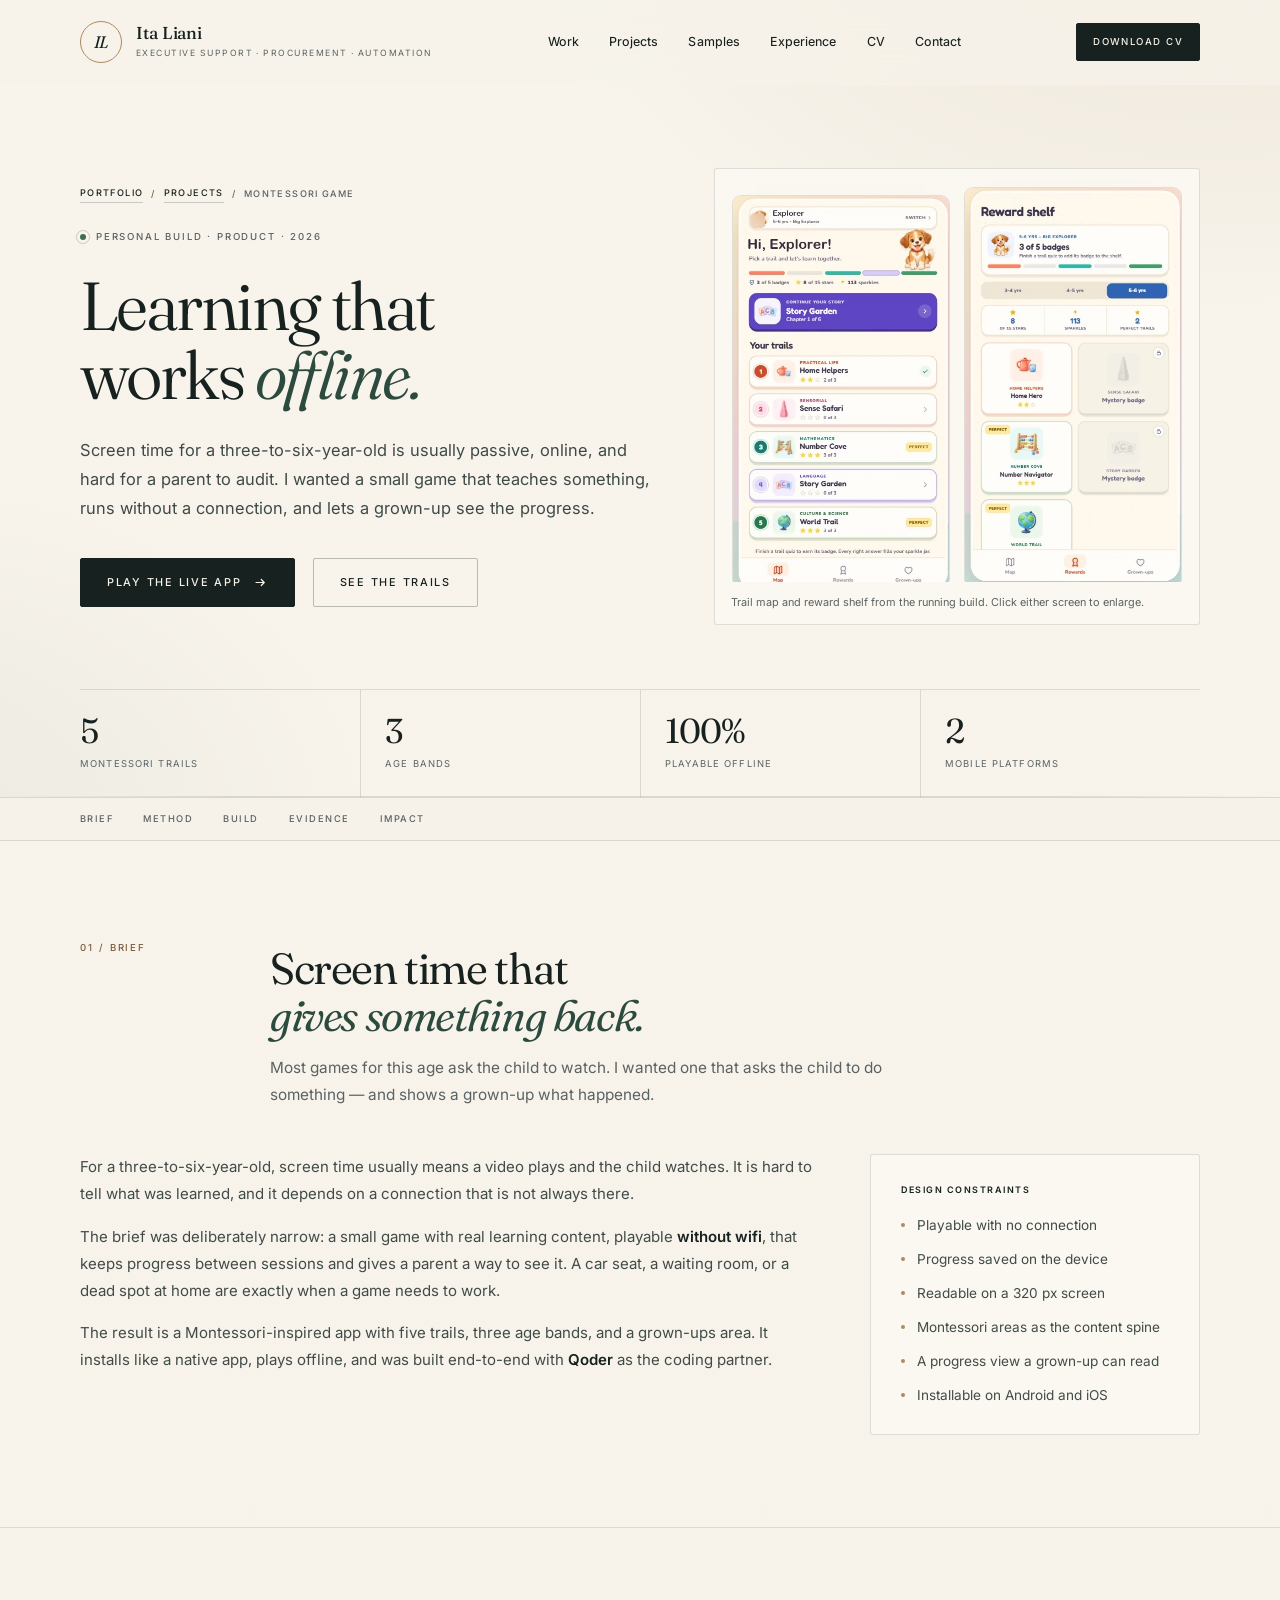
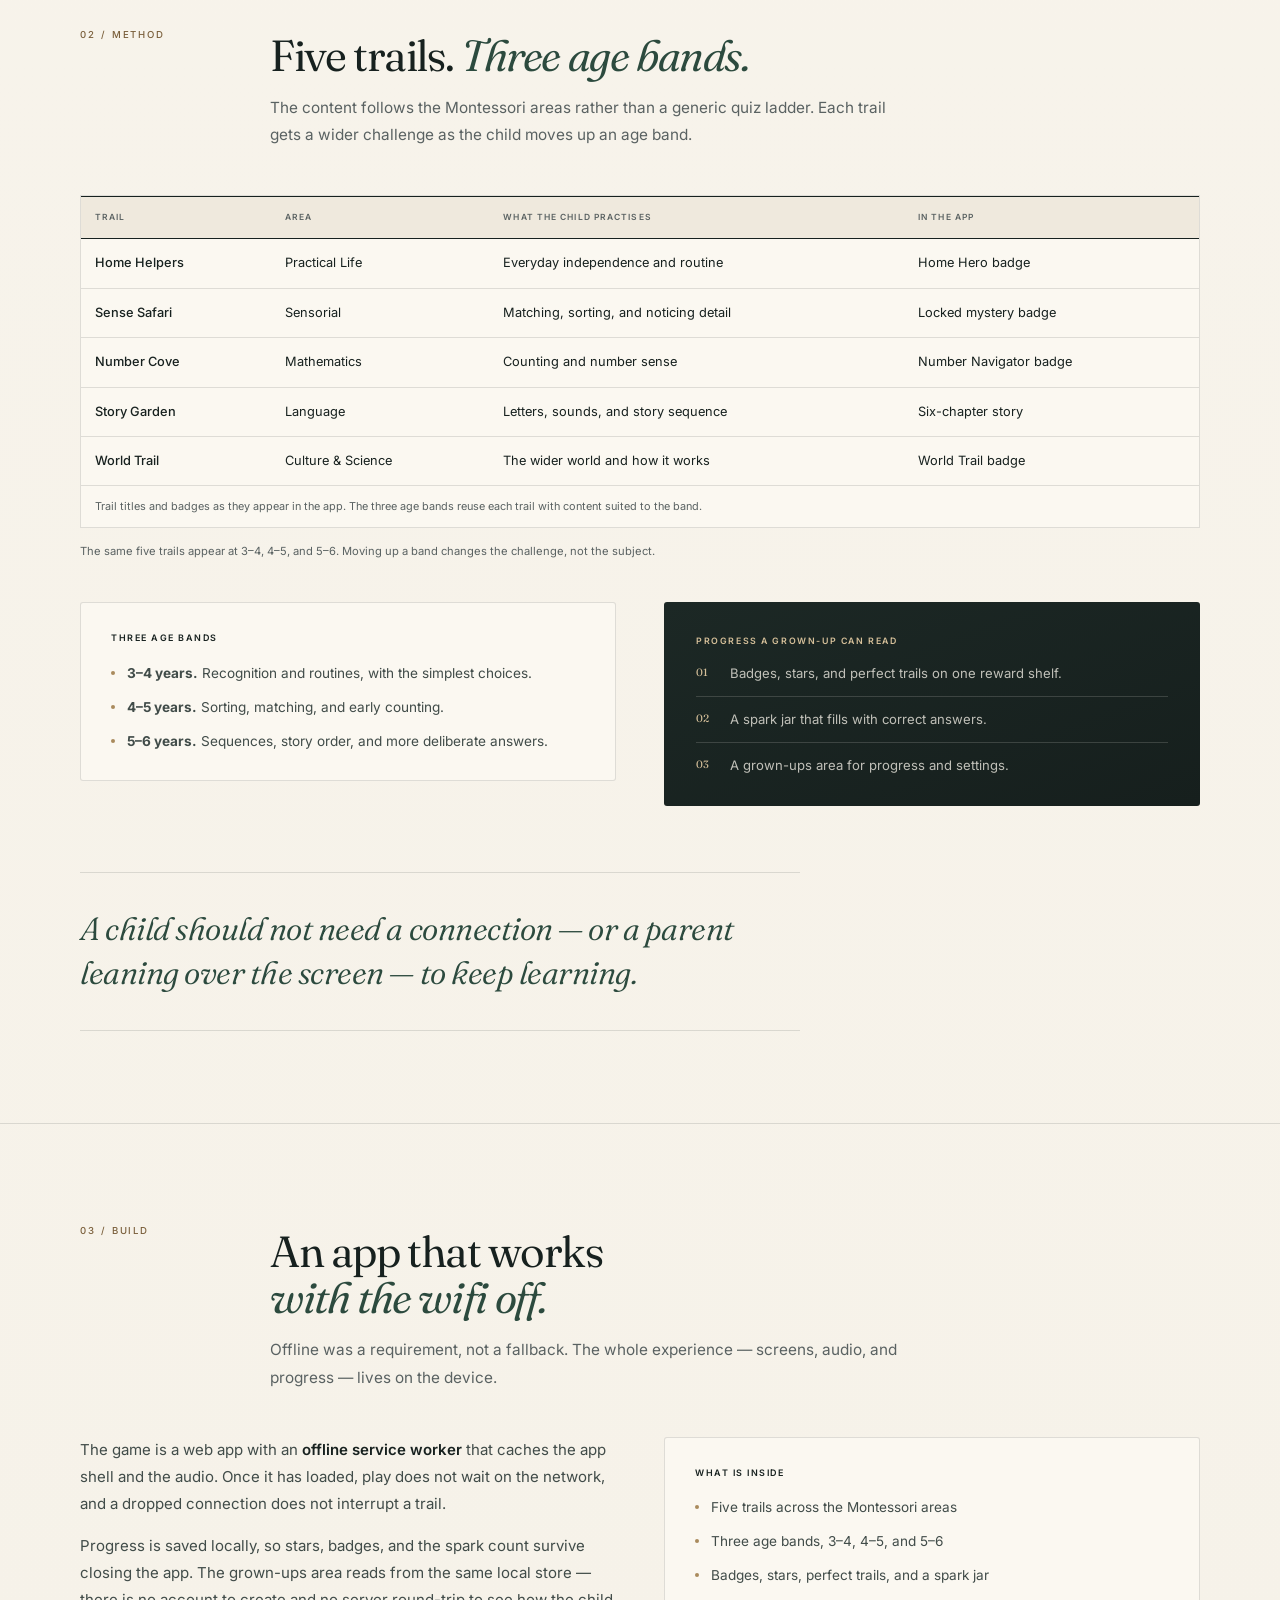
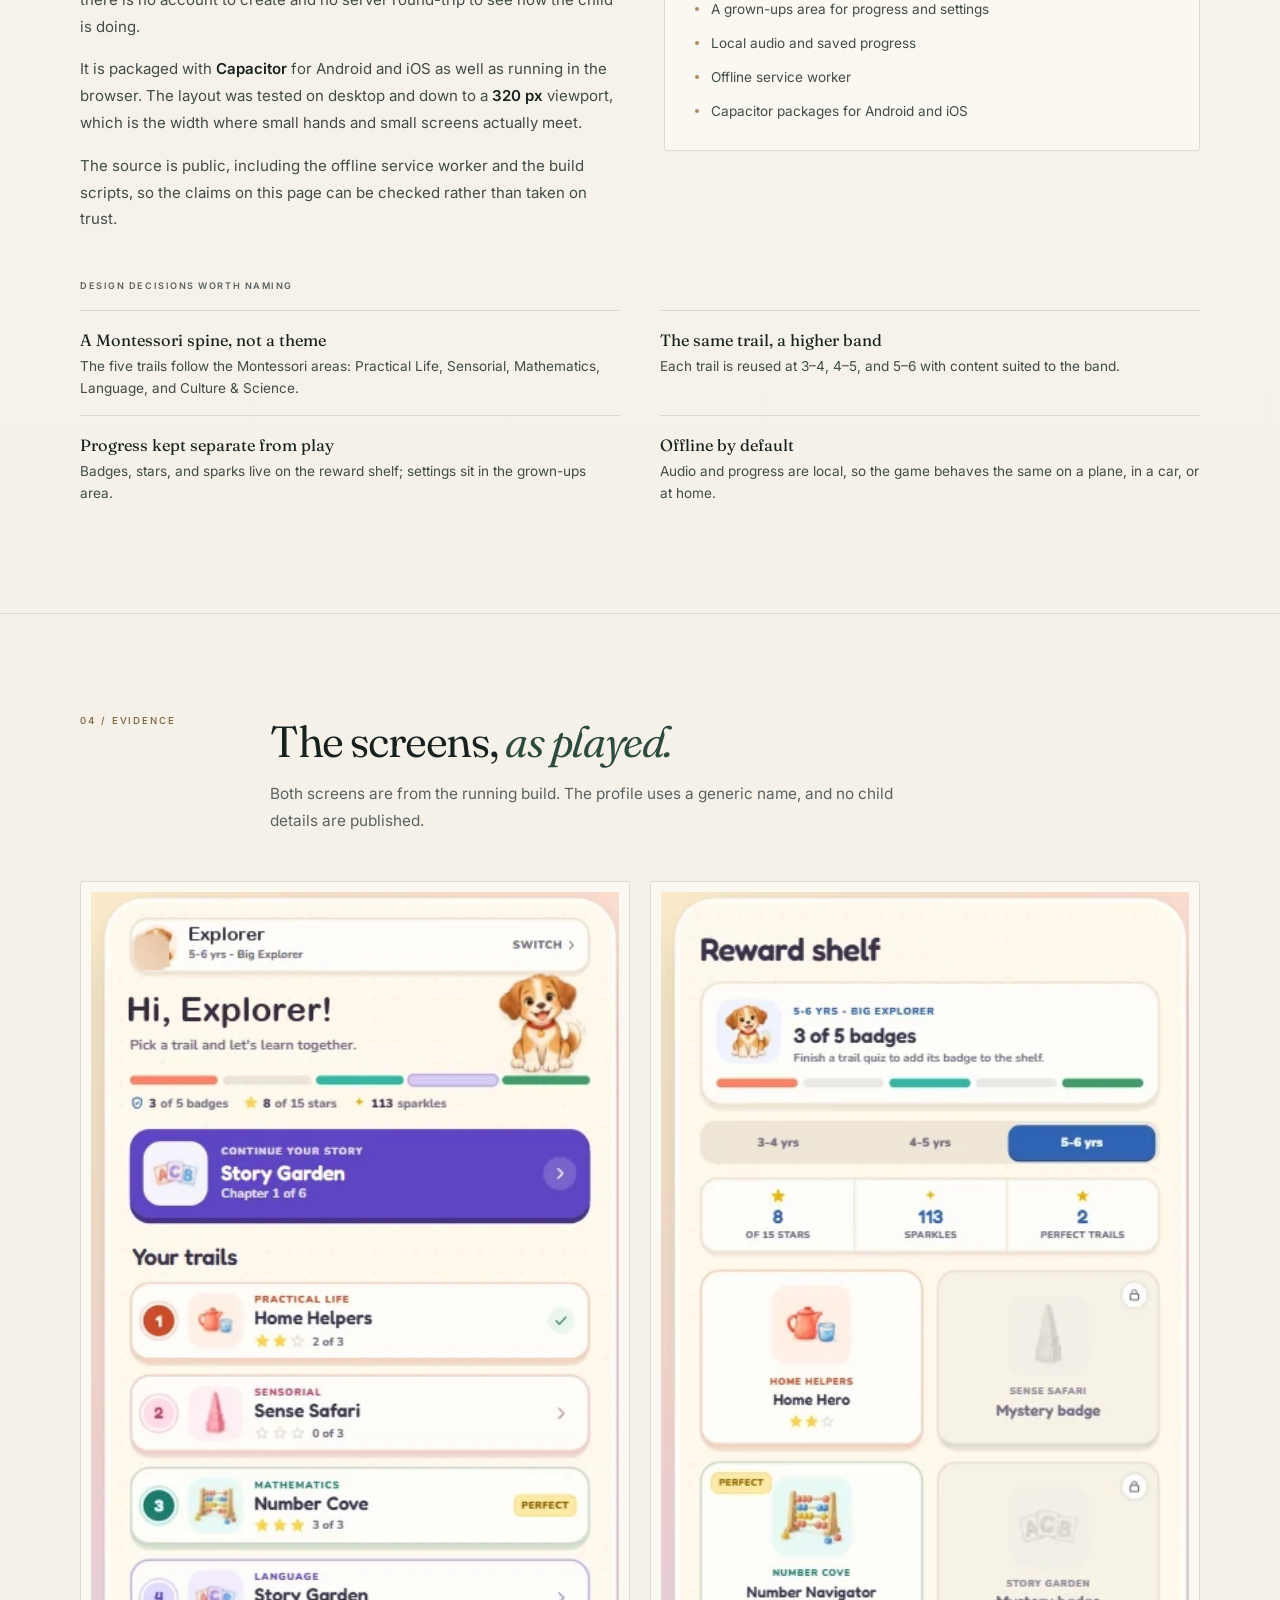
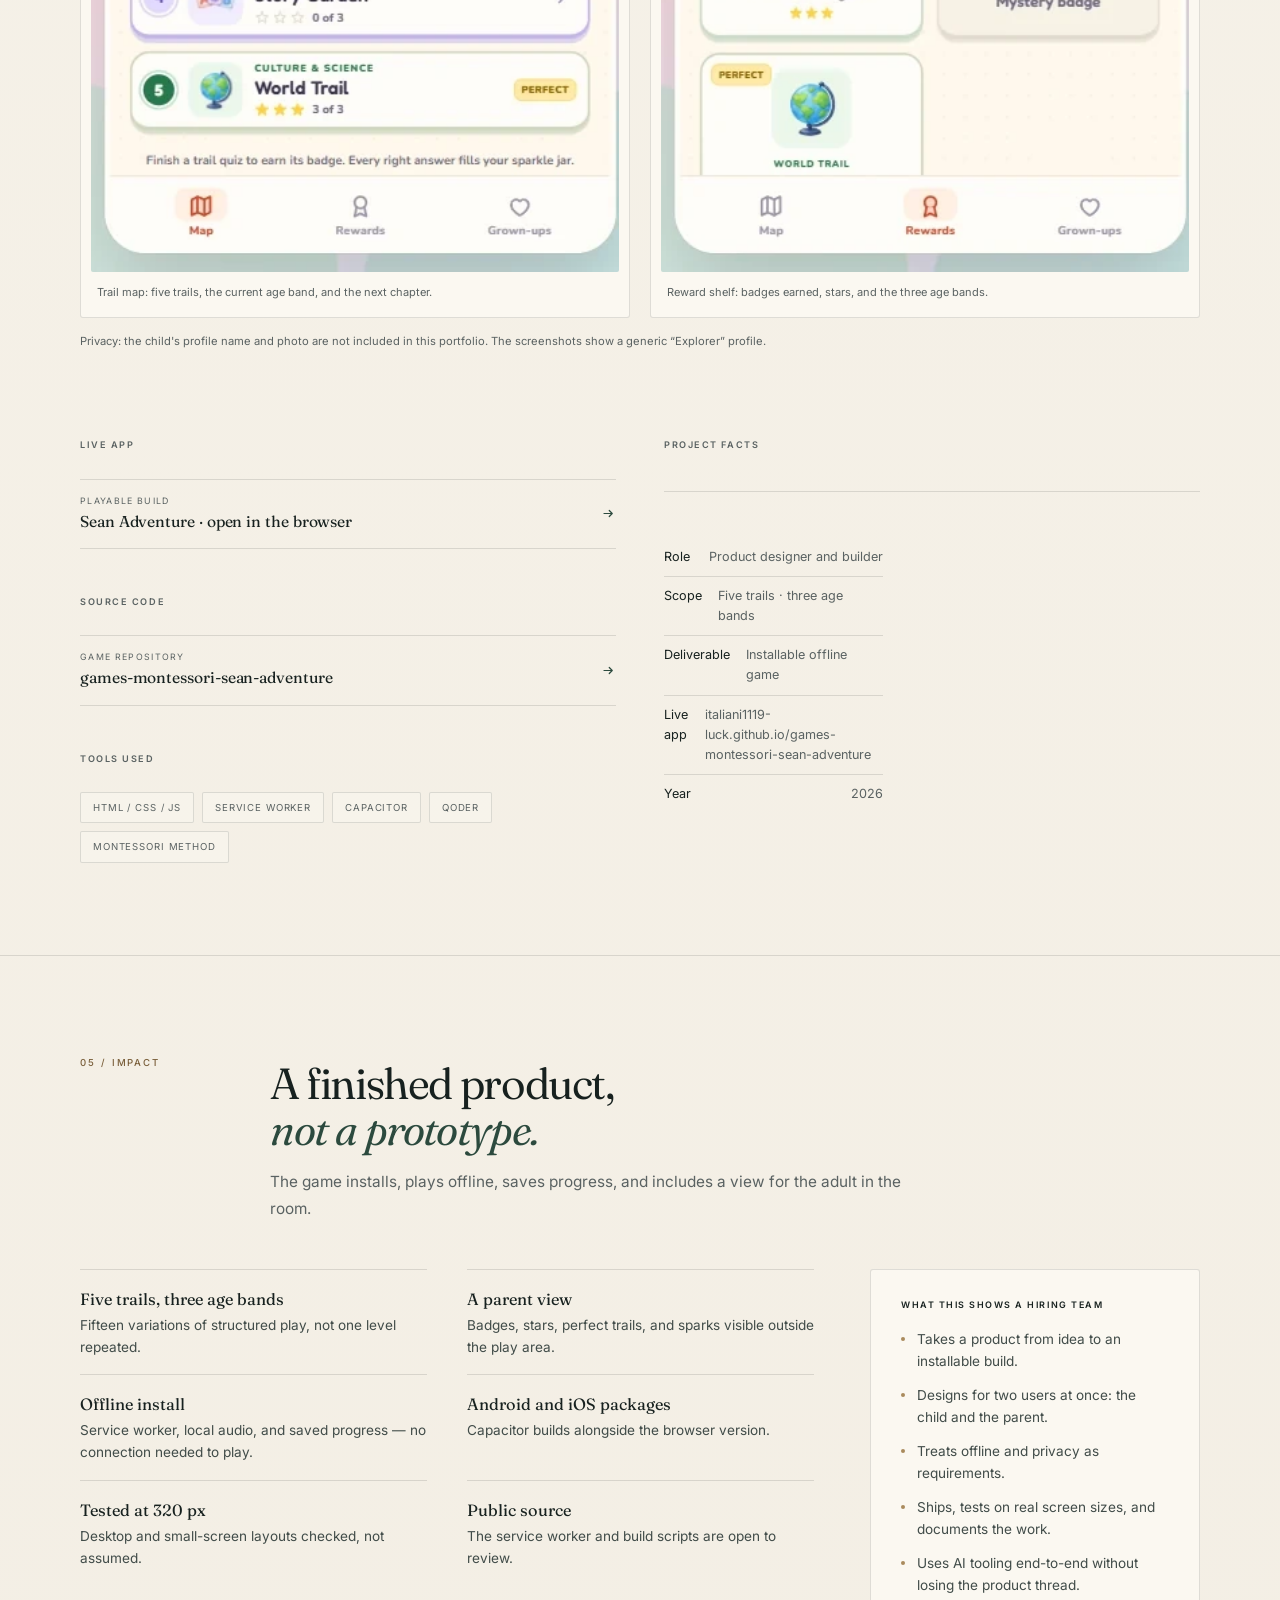
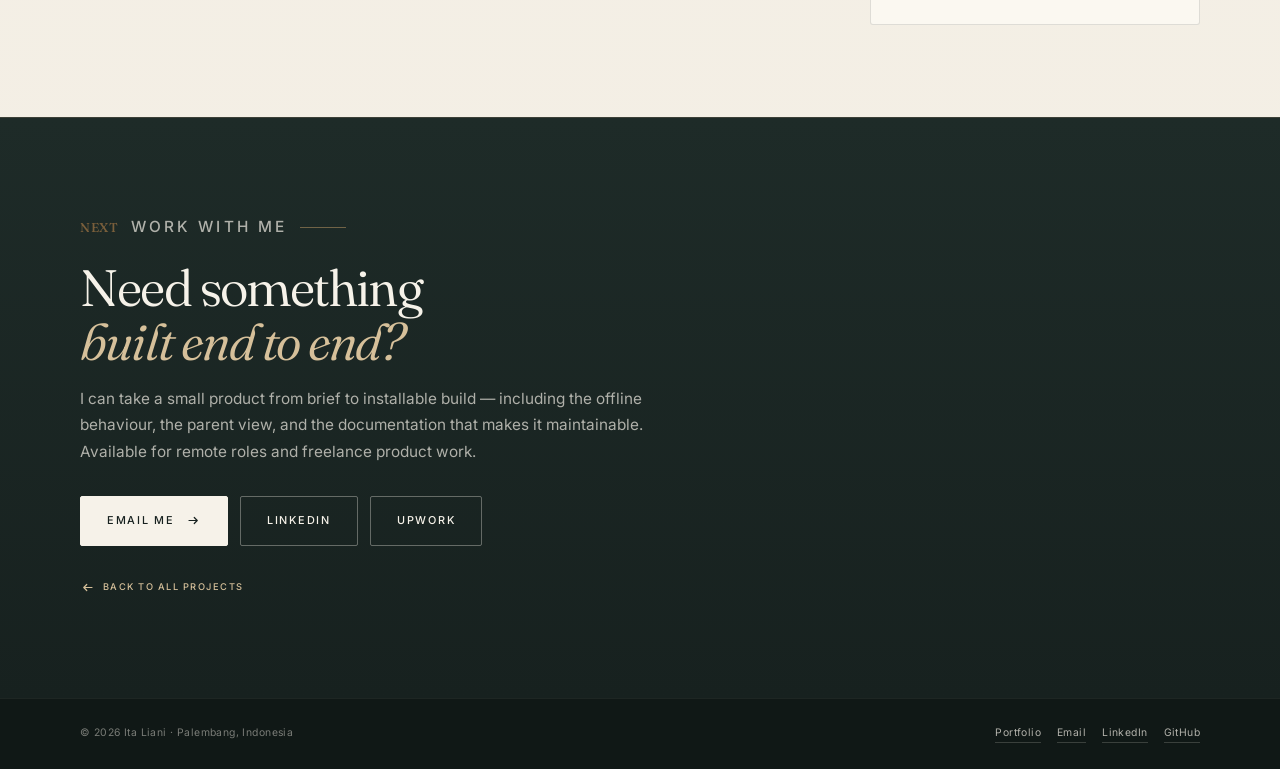
<file: projects/montessori-game.html>
<!DOCTYPE html>
<html lang="en">
<head>
<meta charset="utf-8">
<meta name="viewport" content="width=device-width, initial-scale=1">
<title>Montessori game — learning that works offline | Ita Liani</title>
<meta name="description" content="A Montessori-inspired game for ages 3–6 with five trails, three age bands, badges, and a grown-ups area — built as an installable offline app for Android, iOS, and the web.">
<meta name="theme-color" content="#F6F2E9">
<link rel="icon" href="../assets/favicon.svg" type="image/svg+xml">
<link rel="canonical" href="https://italiani1119-luck.github.io/projects/montessori-game.html">

<meta property="og:type" content="article">
<meta property="og:url" content="https://italiani1119-luck.github.io/projects/montessori-game.html">
<meta property="og:title" content="Montessori game — learning that works offline | Ita Liani">
<meta property="og:description" content="Five Montessori trails, three age bands, and a parent view — an installable game that runs without a connection.">
<meta property="og:image" content="https://italiani1119-luck.github.io/assets/img/og-game.png">
<meta property="og:image:alt" content="Montessori game project by Ita Liani">
<meta property="og:image:width" content="1200">
<meta property="og:image:height" content="630">
<meta name="twitter:card" content="summary_large_image">
<meta name="twitter:title" content="Montessori game — learning that works offline | Ita Liani">
<meta name="twitter:description" content="A Montessori-inspired game for ages 3–6, built as an installable offline app for Android, iOS, and the web.">
<meta name="twitter:image" content="https://italiani1119-luck.github.io/assets/img/og-game.png">

<link rel="preconnect" href="https://fonts.googleapis.com">
<link rel="preconnect" href="https://fonts.gstatic.com" crossorigin>
<link href="https://fonts.googleapis.com/css2?family=Fraunces:ital,opsz,wght@0,9..144,300..700;1,9..144,300..700&family=Inter:wght@300..700&display=swap" rel="stylesheet">
<link rel="stylesheet" href="../css/styles.css">
<link rel="stylesheet" href="../css/project.css">

<script type="application/ld+json">
{
  "@context": "https://schema.org",
  "@type": "CreativeWork",
  "name": "Montessori game — learning that works offline",
  "url": "https://italiani1119-luck.github.io/projects/montessori-game.html",
  "description": "An installable Montessori-inspired game for ages 3–6 with five trails, three age bands, local progress, and a grown-ups area.",
  "author": { "@type": "Person", "name": "Ita Liani", "url": "https://italiani1119-luck.github.io/" },
  "about": ["Montessori education", "Offline-first web app", "Product design", "Capacitor"]
}
</script>
</head>
<body>
<a class="skip" href="#main">Skip to content</a>
<div class="progress" id="progress" aria-hidden="true"></div>

<header class="header" id="header">
  <div class="container header__inner">
    <a class="brand" href="../index.html#top" aria-label="Ita Liani — home">
      <span class="brand__mark" aria-hidden="true">IL</span>
      <span class="brand__text">
        <strong>Ita Liani</strong>
        <small>Executive support · Procurement · Automation</small>
      </span>
    </a>

    <nav class="nav" id="siteNav" aria-label="Main navigation">
      <a href="../index.html#work">Work</a>
      <a href="index.html" aria-current="page">Projects</a>
      <a href="../index.html#samples">Samples</a>
      <a href="../index.html#experience">Experience</a>
      <a href="../cv.html">CV</a>
      <a href="../index.html#contact">Contact</a>
      <a class="btn btn--sm nav__cv" href="../assets/docs/Ita-Liani-CV.pdf" download>Download CV</a>
    </nav>

    <a class="btn btn--sm header__cv" href="../assets/docs/Ita-Liani-CV.pdf" download>Download CV</a>

    <button class="menu-btn" id="menuBtn" aria-expanded="false" aria-controls="siteNav" aria-label="Open menu">
      <span></span><span></span>
    </button>
  </div>
</header>

<main id="main">
<article>

  <header class="pj-hero">
    <div class="container">
      <div class="pj-hero__grid">
        <div>
          <nav class="pj-crumbs" aria-label="Breadcrumb">
            <a href="../index.html">Portfolio</a>
            <span aria-hidden="true">/</span>
            <a href="index.html">Projects</a>
            <span aria-hidden="true">/</span>
            <span>Montessori game</span>
          </nav>

          <p class="pj-eyebrow"><span class="status-dot" aria-hidden="true"></span> Personal build · Product · 2026</p>
          <h1>Learning that works <em>offline.</em></h1>
          <p class="pj-hero__lede">Screen time for a three-to-six-year-old is usually passive, online, and hard for a parent to audit. I wanted a small game that teaches something, runs without a connection, and lets a grown-up see the progress.</p>

          <div class="pj-hero__actions">
            <a class="btn" href="https://italiani1119-luck.github.io/games-montessori-sean-adventure/" target="_blank" rel="noopener">Play the live app
              <svg class="arrow" viewBox="0 0 20 20" aria-hidden="true"><path d="M4 10h11M11 6l4 4-4 4" fill="none" stroke="currentColor" stroke-width="1.6" stroke-linecap="round" stroke-linejoin="round"/></svg>
            </a>
            <a class="btn btn--ghost" href="#method">See the trails</a>
          </div>
        </div>

        <figure class="pj-cover pj-cover--phones">
          <div class="phone-pair">
            <button class="figure__btn" data-full="../assets/img/game-map.webp" data-caption="Trail map: five Montessori trails, age band progress, badges, stars, and sparks. The profile name is generic.">
              <img src="../assets/img/game-map.webp" alt="Montessori game trail map with five learning trails" width="392" height="728">
            </button>
            <button class="figure__btn" data-full="../assets/img/game-rewards.webp" data-caption="Reward shelf: badges, stars, perfect trails, and the selector for the three age bands.">
              <img src="../assets/img/game-rewards.webp" alt="Montessori game reward shelf with badges and age band tabs" width="392" height="728">
            </button>
          </div>
          <figcaption>Trail map and reward shelf from the running build. Click either screen to enlarge.</figcaption>
        </figure>
      </div>

      <div class="pj-metrics" aria-label="Project at a glance">
        <div class="pj-metric"><strong>5</strong><span>Montessori trails</span></div>
        <div class="pj-metric"><strong>3</strong><span>age bands</span></div>
        <div class="pj-metric"><strong>100%</strong><span>playable offline</span></div>
        <div class="pj-metric"><strong>2</strong><span>mobile platforms</span></div>
      </div>
    </div>
  </header>

  <nav class="pj-toc" aria-label="Project sections">
    <div class="container pj-toc__inner">
      <a href="#brief">Brief</a>
      <a href="#method">Method</a>
      <a href="#build">Build</a>
      <a href="#evidence">Evidence</a>
      <a href="#impact">Impact</a>
    </div>
  </nav>

  <section class="pj-section pj-section--first" id="brief">
    <div class="container">
      <div class="pj-section__head">
        <p class="pj-no">01 / Brief</p>
        <div>
          <h2>Screen time that <em>gives something back.</em></h2>
          <p class="pj-section__lede">Most games for this age ask the child to watch. I wanted one that asks the child to do something — and shows a grown-up what happened.</p>
        </div>
      </div>

      <div class="pj-grid pj-grid--aside">
        <div class="pj-prose">
          <p>For a three-to-six-year-old, screen time usually means a video plays and the child watches. It is hard to tell what was learned, and it depends on a connection that is not always there.</p>
          <p>The brief was deliberately narrow: a small game with real learning content, playable <strong>without wifi</strong>, that keeps progress between sessions and gives a parent a way to see it. A car seat, a waiting room, or a dead spot at home are exactly when a game needs to work.</p>
          <p>The result is a Montessori-inspired app with five trails, three age bands, and a grown-ups area. It installs like a native app, plays offline, and was built end-to-end with <strong>Qoder</strong> as the coding partner.</p>
        </div>

        <aside class="pj-panel" aria-label="Design constraints">
          <h3>Design constraints</h3>
          <ul>
            <li>Playable with no connection</li>
            <li>Progress saved on the device</li>
            <li>Readable on a 320 px screen</li>
            <li>Montessori areas as the content spine</li>
            <li>A progress view a grown-up can read</li>
            <li>Installable on Android and iOS</li>
          </ul>
        </aside>
      </div>
    </div>
  </section>

  <section class="pj-section" id="method">
    <div class="container">
      <div class="pj-section__head">
        <p class="pj-no">02 / Method</p>
        <div>
          <h2>Five trails. <em>Three age bands.</em></h2>
          <p class="pj-section__lede">The content follows the Montessori areas rather than a generic quiz ladder. Each trail gets a wider challenge as the child moves up an age band.</p>
        </div>
      </div>

      <p class="pj-scroll-hint">Swipe the table sideways to see every column.</p>
      <div class="pj-table-wrap">
        <table class="pj-table">
          <caption>Trail titles and badges as they appear in the app. The three age bands reuse each trail with content suited to the band.</caption>
          <thead>
            <tr>
              <th scope="col">Trail</th>
              <th scope="col">Area</th>
              <th scope="col">What the child practises</th>
              <th scope="col">In the app</th>
            </tr>
          </thead>
          <tbody>
            <tr>
              <th scope="row">Home Helpers</th>
              <td>Practical Life</td>
              <td>Everyday independence and routine</td>
              <td>Home Hero badge</td>
            </tr>
            <tr>
              <th scope="row">Sense Safari</th>
              <td>Sensorial</td>
              <td>Matching, sorting, and noticing detail</td>
              <td>Locked mystery badge</td>
            </tr>
            <tr>
              <th scope="row">Number Cove</th>
              <td>Mathematics</td>
              <td>Counting and number sense</td>
              <td>Number Navigator badge</td>
            </tr>
            <tr>
              <th scope="row">Story Garden</th>
              <td>Language</td>
              <td>Letters, sounds, and story sequence</td>
              <td>Six-chapter story</td>
            </tr>
            <tr>
              <th scope="row">World Trail</th>
              <td>Culture &amp; Science</td>
              <td>The wider world and how it works</td>
              <td>World Trail badge</td>
            </tr>
          </tbody>
        </table>
      </div>
      <p class="pj-note">The same five trails appear at 3–4, 4–5, and 5–6. Moving up a band changes the challenge, not the subject.</p>

      <div class="pj-grid pj-mt">
        <div class="pj-panel">
          <h3>Three age bands</h3>
          <ul>
            <li><strong>3–4 years.</strong> Recognition and routines, with the simplest choices.</li>
            <li><strong>4–5 years.</strong> Sorting, matching, and early counting.</li>
            <li><strong>5–6 years.</strong> Sequences, story order, and more deliberate answers.</li>
          </ul>
        </div>

        <div class="pj-dark">
          <h3>Progress a grown-up can read</h3>
          <ul>
            <li><span>01</span> Badges, stars, and perfect trails on one reward shelf.</li>
            <li><span>02</span> A spark jar that fills with correct answers.</li>
            <li><span>03</span> A grown-ups area for progress and settings.</li>
          </ul>
        </div>
      </div>

      <blockquote class="pj-quote">A child should not need a connection — or a parent leaning over the screen — to keep learning.</blockquote>
    </div>
  </section>

  <section class="pj-section" id="build">
    <div class="container">
      <div class="pj-section__head">
        <p class="pj-no">03 / Build</p>
        <div>
          <h2>An app that works <em>with the wifi off.</em></h2>
          <p class="pj-section__lede">Offline was a requirement, not a fallback. The whole experience — screens, audio, and progress — lives on the device.</p>
        </div>
      </div>

      <div class="pj-grid">
        <div class="pj-prose">
          <p>The game is a web app with an <strong>offline service worker</strong> that caches the app shell and the audio. Once it has loaded, play does not wait on the network, and a dropped connection does not interrupt a trail.</p>
          <p>Progress is saved locally, so stars, badges, and the spark count survive closing the app. The grown-ups area reads from the same local store — there is no account to create and no server round-trip to see how the child is doing.</p>
          <p>It is packaged with <strong>Capacitor</strong> for Android and iOS as well as running in the browser. The layout was tested on desktop and down to a <strong>320 px</strong> viewport, which is the width where small hands and small screens actually meet.</p>
          <p>The source is public, including the offline service worker and the build scripts, so the claims on this page can be checked rather than taken on trust.</p>
        </div>

        <aside class="pj-panel" aria-label="What is inside the build">
          <h3>What is inside</h3>
          <ul>
            <li>Five trails across the Montessori areas</li>
            <li>Three age bands, 3–4, 4–5, and 5–6</li>
            <li>Badges, stars, perfect trails, and a spark jar</li>
            <li>A grown-ups area for progress and settings</li>
            <li>Local audio and saved progress</li>
            <li>Offline service worker</li>
            <li>Capacitor packages for Android and iOS</li>
          </ul>
        </aside>
      </div>

      <p class="pj-kicker">Design decisions worth naming</p>
      <div class="pj-deliverables">
        <div class="pj-deliverable"><strong>A Montessori spine, not a theme</strong>The five trails follow the Montessori areas: Practical Life, Sensorial, Mathematics, Language, and Culture &amp; Science.</div>
        <div class="pj-deliverable"><strong>The same trail, a higher band</strong>Each trail is reused at 3–4, 4–5, and 5–6 with content suited to the band.</div>
        <div class="pj-deliverable"><strong>Progress kept separate from play</strong>Badges, stars, and sparks live on the reward shelf; settings sit in the grown-ups area.</div>
        <div class="pj-deliverable"><strong>Offline by default</strong>Audio and progress are local, so the game behaves the same on a plane, in a car, or at home.</div>
      </div>
    </div>
  </section>

  <section class="pj-section" id="evidence">
    <div class="container">
      <div class="pj-section__head">
        <p class="pj-no">04 / Evidence</p>
        <div>
          <h2>The screens, <em>as played.</em></h2>
          <p class="pj-section__lede">Both screens are from the running build. The profile uses a generic name, and no child details are published.</p>
        </div>
      </div>

      <div class="pj-evidence pj-evidence--phones">
        <figure class="figure">
          <button class="figure__btn" data-full="../assets/img/game-map.webp" data-caption="Trail map: five Montessori trails, age band progress, badges, stars, and sparks.">
            <img src="../assets/img/game-map.webp" alt="Montessori game trail map with five learning trails" width="392" height="728" loading="lazy">
          </button>
          <figcaption>Trail map: five trails, the current age band, and the next chapter.</figcaption>
        </figure>
        <figure class="figure">
          <button class="figure__btn" data-full="../assets/img/game-rewards.webp" data-caption="Reward shelf: badges, stars, perfect trails, and the selector for the three age bands.">
            <img src="../assets/img/game-rewards.webp" alt="Montessori game reward shelf with badges and age band tabs" width="392" height="728" loading="lazy">
          </button>
          <figcaption>Reward shelf: badges earned, stars, and the three age bands.</figcaption>
        </figure>
      </div>
      <p class="pj-note">Privacy: the child's profile name and photo are not included in this portfolio. The screenshots show a generic “Explorer” profile.</p>

      <div class="pj-grid pj-mt">
        <div>
          <p class="pj-kicker">Live app</p>
          <div class="case__links">
            <a class="repo-link" href="https://italiani1119-luck.github.io/games-montessori-sean-adventure/" target="_blank" rel="noopener">
              <span>Playable build</span><strong>Sean Adventure · open in the browser</strong>
              <svg class="arrow" viewBox="0 0 20 20" aria-hidden="true"><path d="M4 10h11M11 6l4 4-4 4" fill="none" stroke="currentColor" stroke-width="1.6" stroke-linecap="round" stroke-linejoin="round"/></svg>
            </a>
          </div>

          <p class="pj-kicker">Source code</p>
          <div class="case__links">
            <a class="repo-link" href="https://github.com/italiani1119-luck/games-montessori-sean-adventure" target="_blank" rel="noopener">
              <span>Game repository</span><strong>games-montessori-sean-adventure</strong>
              <svg class="arrow" viewBox="0 0 20 20" aria-hidden="true"><path d="M4 10h11M11 6l4 4-4 4" fill="none" stroke="currentColor" stroke-width="1.6" stroke-linecap="round" stroke-linejoin="round"/></svg>
            </a>
          </div>

          <p class="pj-kicker">Tools used</p>
          <ul class="chips">
            <li>HTML / CSS / JS</li><li>Service worker</li><li>Capacitor</li><li>Qoder</li><li>Montessori method</li>
          </ul>
        </div>

        <div>
          <p class="pj-kicker">Project facts</p>
          <div class="facts">
            <div>
              <ul>
                <li><span>Role</span> Product designer and builder</li>
                <li><span>Scope</span> Five trails · three age bands</li>
                <li><span>Deliverable</span> Installable offline game</li>
                <li><span>Live app</span> italiani1119-luck.github.io/games-montessori-sean-adventure</li>
                <li><span>Year</span> 2026</li>
              </ul>
            </div>
          </div>
        </div>
      </div>
    </div>
  </section>

  <section class="pj-section" id="impact">
    <div class="container">
      <div class="pj-section__head">
        <p class="pj-no">05 / Impact</p>
        <div>
          <h2>A finished product, <em>not a prototype.</em></h2>
          <p class="pj-section__lede">The game installs, plays offline, saves progress, and includes a view for the adult in the room.</p>
        </div>
      </div>

      <div class="pj-grid pj-grid--aside">
        <div class="pj-deliverables">
          <div class="pj-deliverable"><strong>Five trails, three age bands</strong>Fifteen variations of structured play, not one level repeated.</div>
          <div class="pj-deliverable"><strong>A parent view</strong>Badges, stars, perfect trails, and sparks visible outside the play area.</div>
          <div class="pj-deliverable"><strong>Offline install</strong>Service worker, local audio, and saved progress — no connection needed to play.</div>
          <div class="pj-deliverable"><strong>Android and iOS packages</strong>Capacitor builds alongside the browser version.</div>
          <div class="pj-deliverable"><strong>Tested at 320 px</strong>Desktop and small-screen layouts checked, not assumed.</div>
          <div class="pj-deliverable"><strong>Public source</strong>The service worker and build scripts are open to review.</div>
        </div>

        <aside class="pj-panel" aria-label="What this shows a hiring team">
          <h3>What this shows a hiring team</h3>
          <ul>
            <li>Takes a product from idea to an installable build.</li>
            <li>Designs for two users at once: the child and the parent.</li>
            <li>Treats offline and privacy as requirements.</li>
            <li>Ships, tests on real screen sizes, and documents the work.</li>
            <li>Uses AI tooling end-to-end without losing the product thread.</li>
          </ul>
        </aside>
      </div>
    </div>
  </section>

  <section class="pj-cta">
    <div class="container">
      <p class="label label--light"><span>Next</span> Work with me</p>
      <h2>Need something <em>built end to end?</em></h2>
      <p>I can take a small product from brief to installable build — including the offline behaviour, the parent view, and the documentation that makes it maintainable. Available for remote roles and freelance product work.</p>
      <div class="pj-cta__actions">
        <a class="btn btn--light" href="mailto:italiani1119@gmail.com">Email me
          <svg class="arrow" viewBox="0 0 20 20" aria-hidden="true"><path d="M4 10h11M11 6l4 4-4 4" fill="none" stroke="currentColor" stroke-width="1.6" stroke-linecap="round" stroke-linejoin="round"/></svg>
        </a>
        <a class="btn btn--outline-light" href="https://www.linkedin.com/in/ita-liani/" target="_blank" rel="noopener">LinkedIn</a>
        <a class="btn btn--outline-light" href="https://www.upwork.com/freelancers/~014712124a23782c28" target="_blank" rel="noopener">Upwork</a>
      </div>
      <a class="pj-cta__back" href="index.html">
        <svg class="arrow" viewBox="0 0 20 20" aria-hidden="true"><path d="M4 10h11M11 6l4 4-4 4" fill="none" stroke="currentColor" stroke-width="1.6" stroke-linecap="round" stroke-linejoin="round"/></svg>
        Back to all projects
      </a>
    </div>
  </section>

</article>
</main>

<footer class="pj-footer">
  <div class="container pj-footer__inner">
    <p>© <span id="year">2026</span> Ita Liani · Palembang, Indonesia</p>
    <div class="pj-footer__links">
      <a href="../index.html">Portfolio</a>
      <a href="mailto:italiani1119@gmail.com">Email</a>
      <a href="https://www.linkedin.com/in/ita-liani/" target="_blank" rel="noopener">LinkedIn</a>
      <a href="https://github.com/italiani1119-luck" target="_blank" rel="noopener">GitHub</a>
    </div>
  </div>
</footer>

<div class="lightbox" id="lightbox" hidden role="dialog" aria-modal="true" aria-label="Enlarged image">
  <button class="lightbox__close" id="lightboxClose" aria-label="Close image">
    <svg viewBox="0 0 24 24" aria-hidden="true"><path d="M6 6l12 12M18 6L6 18" fill="none" stroke="currentColor" stroke-width="1.8" stroke-linecap="round"/></svg>
  </button>
  <figure class="lightbox__figure">
    <img id="lightboxImg" alt="">
    <figcaption id="lightboxCaption"></figcaption>
  </figure>
</div>

<script src="../js/main.js"></script>
</body>
</html>
</file>
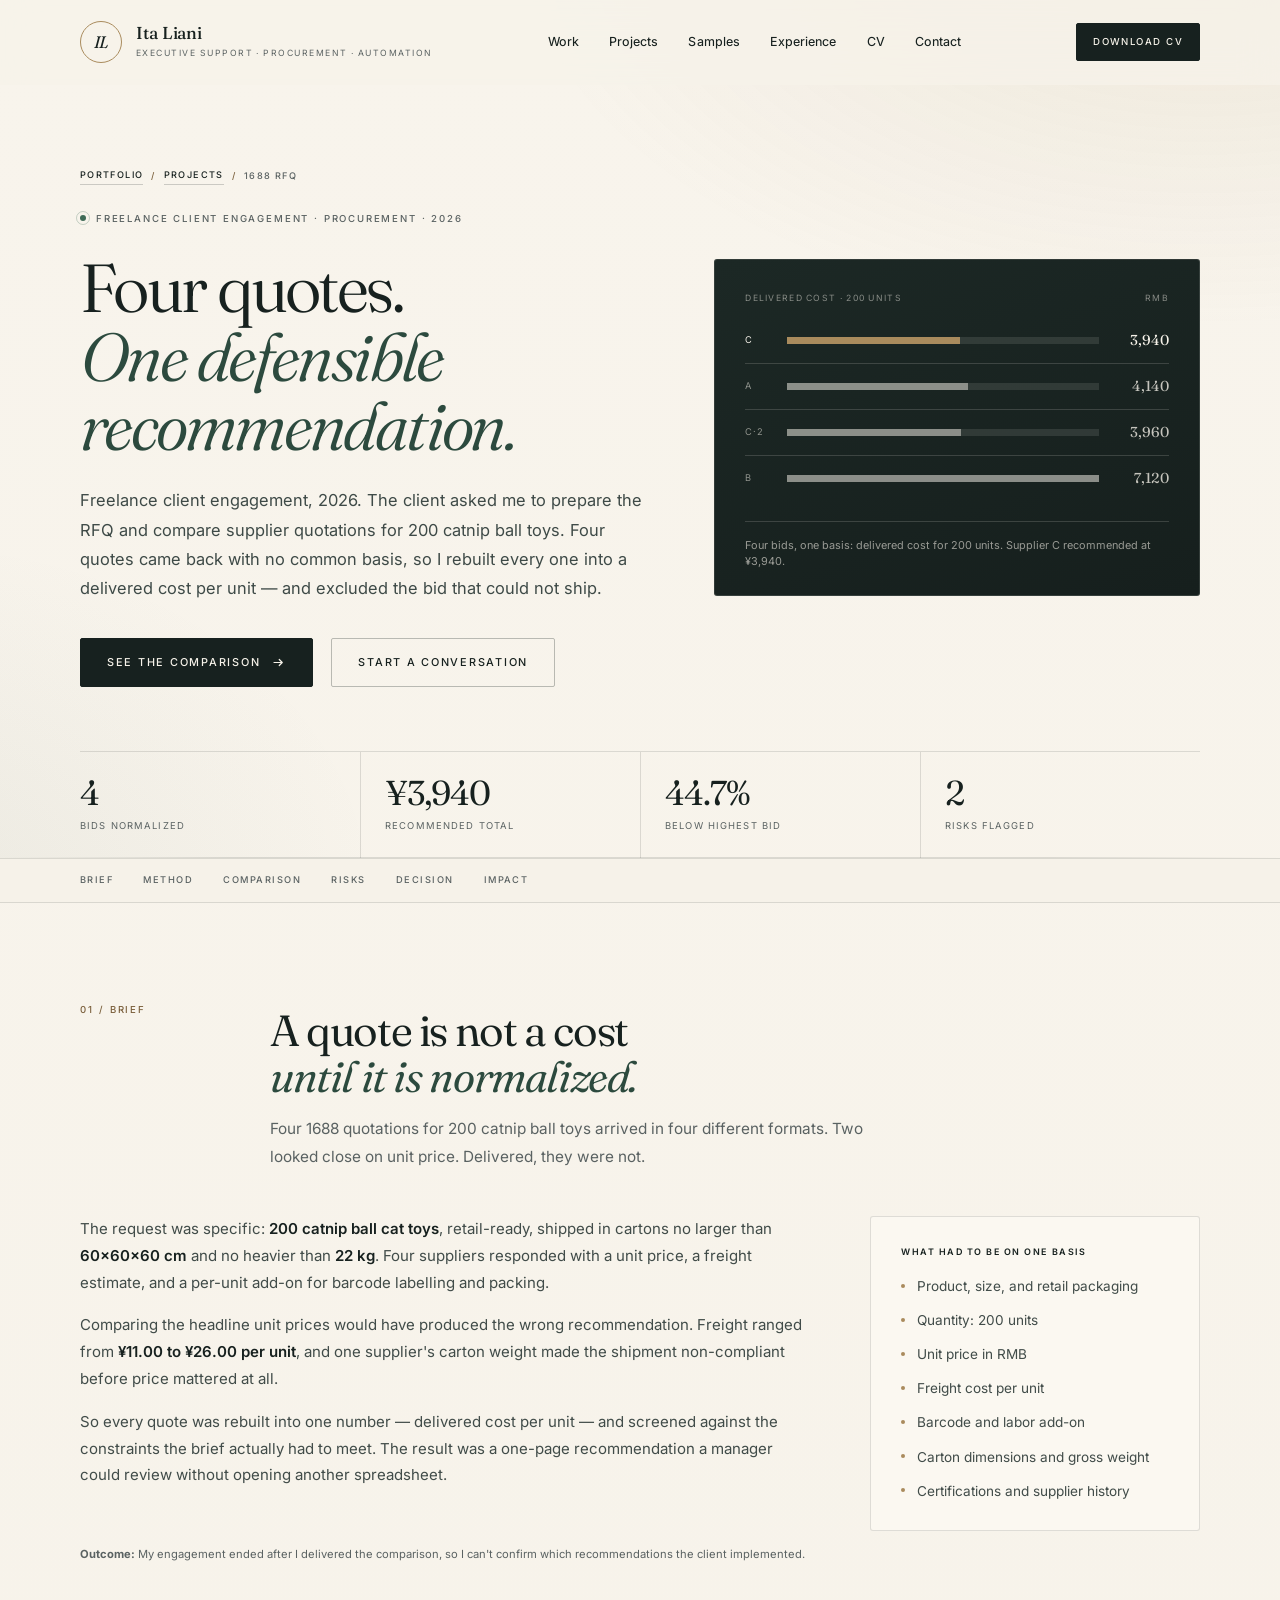
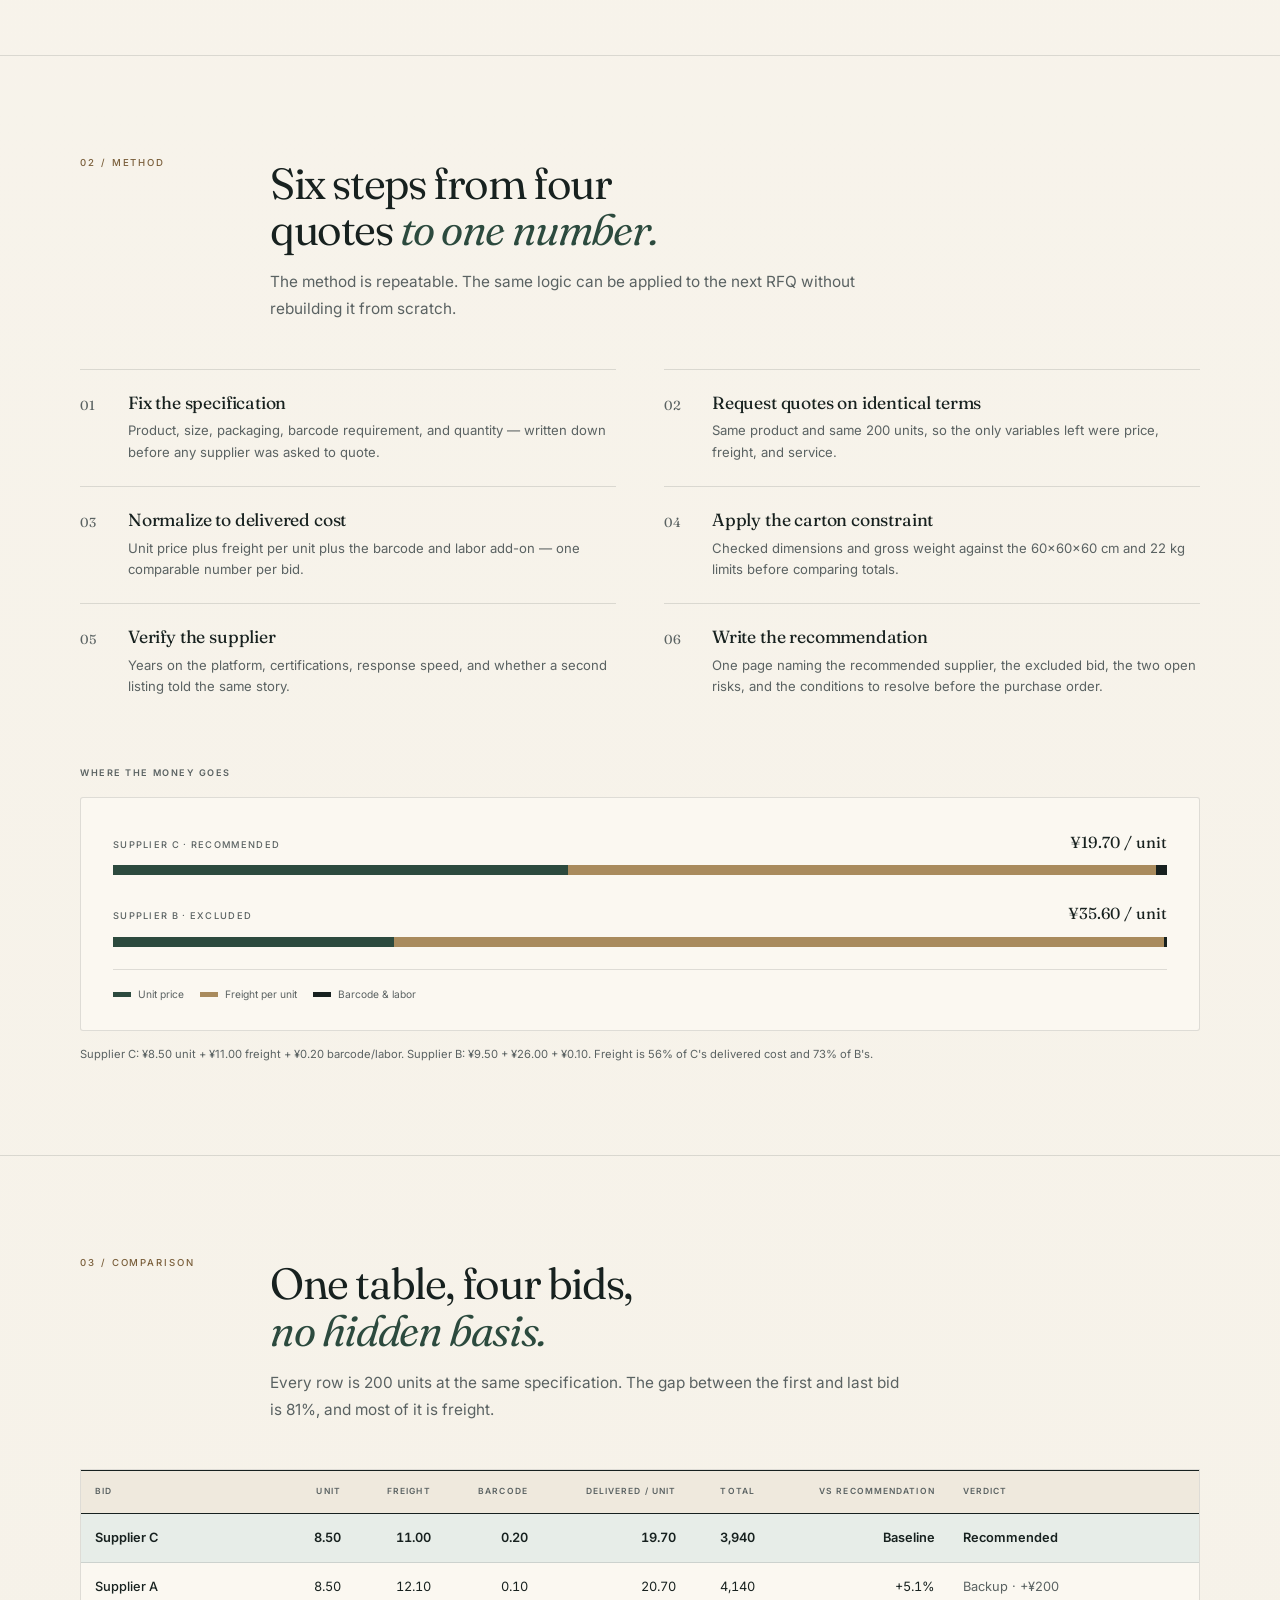
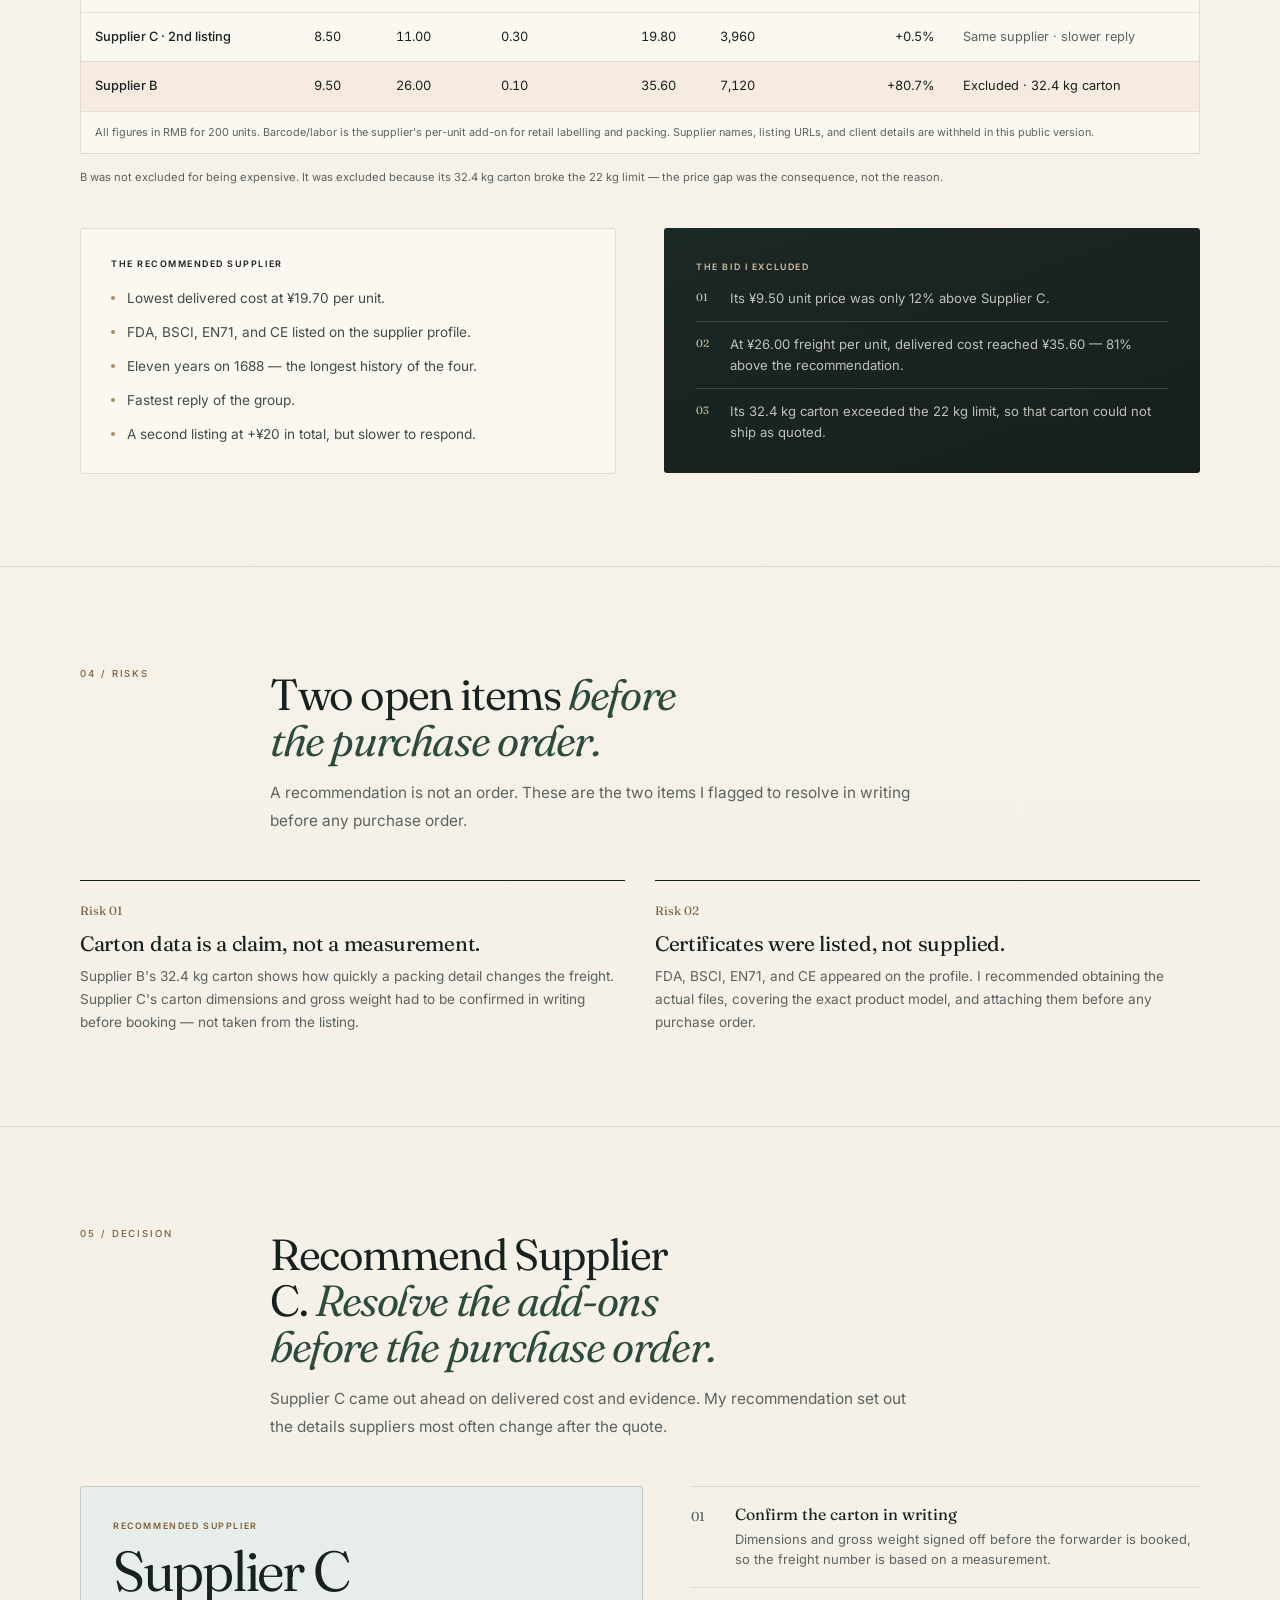
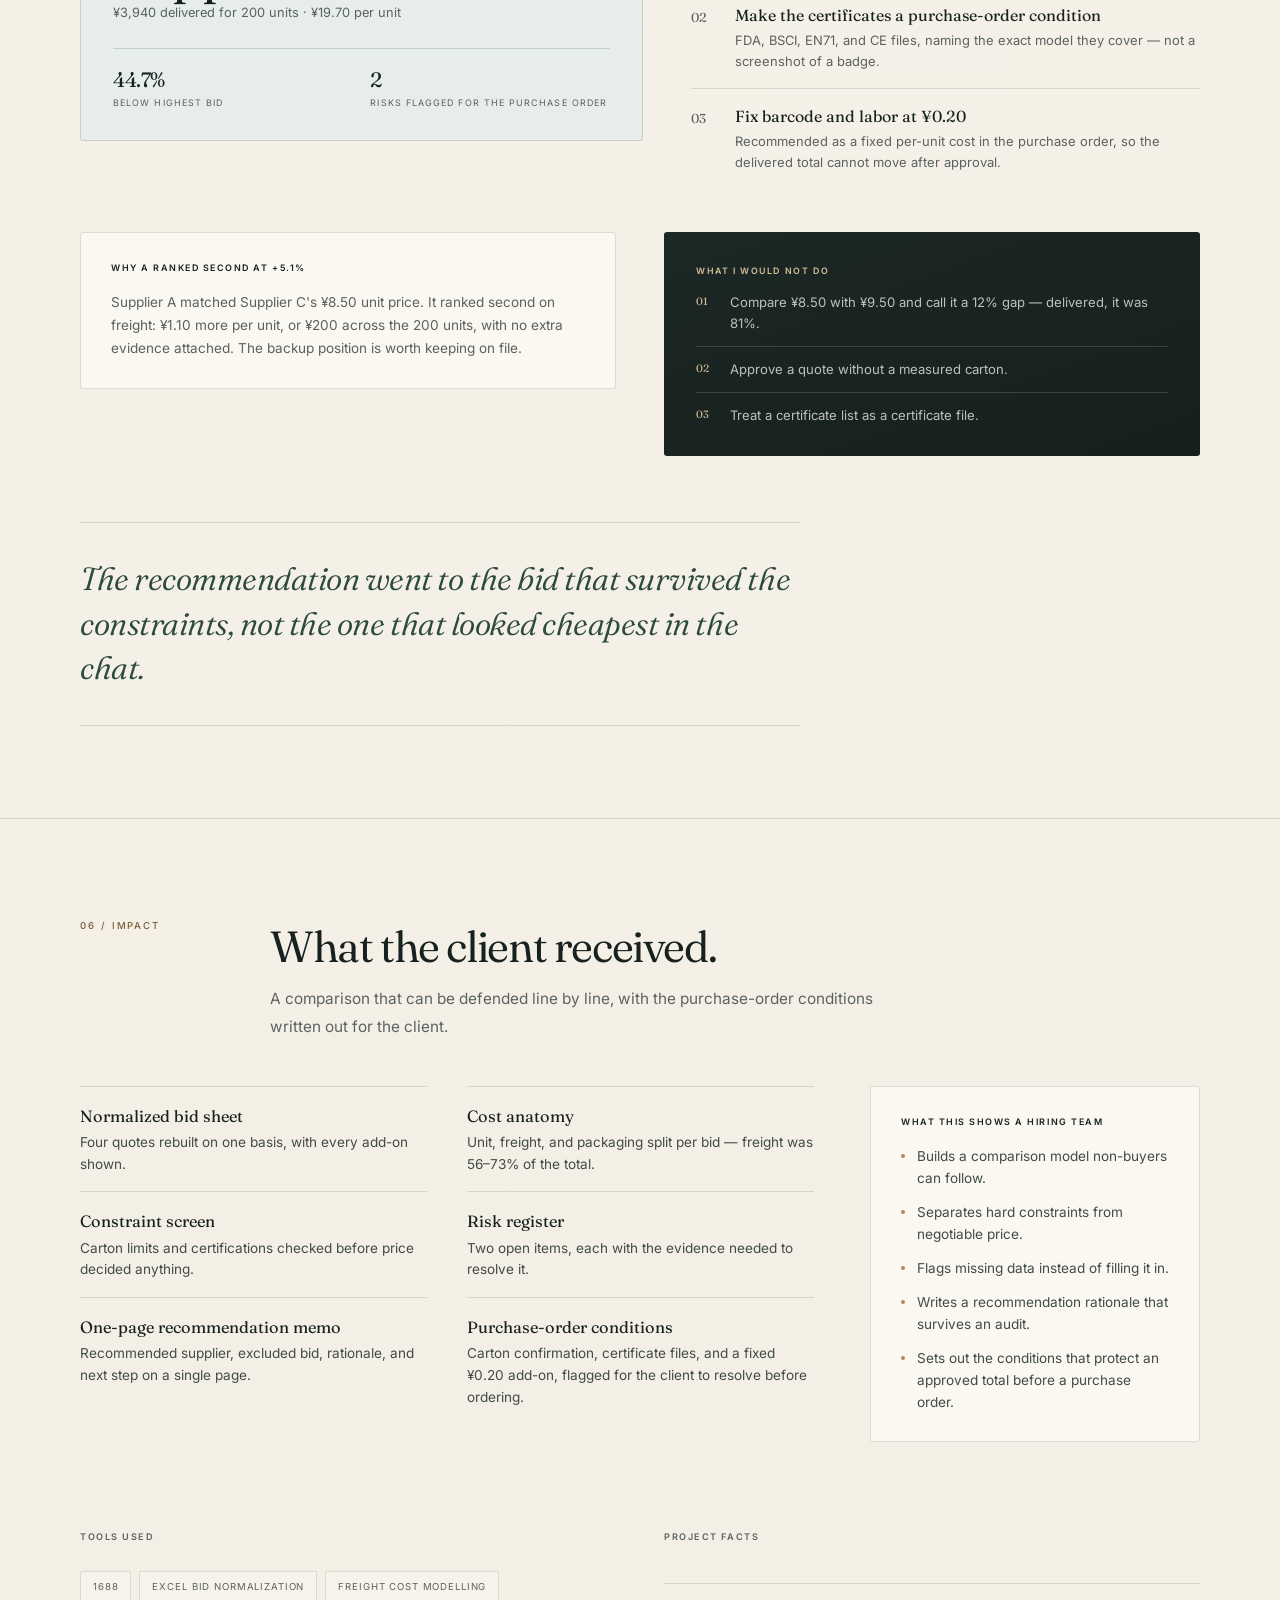
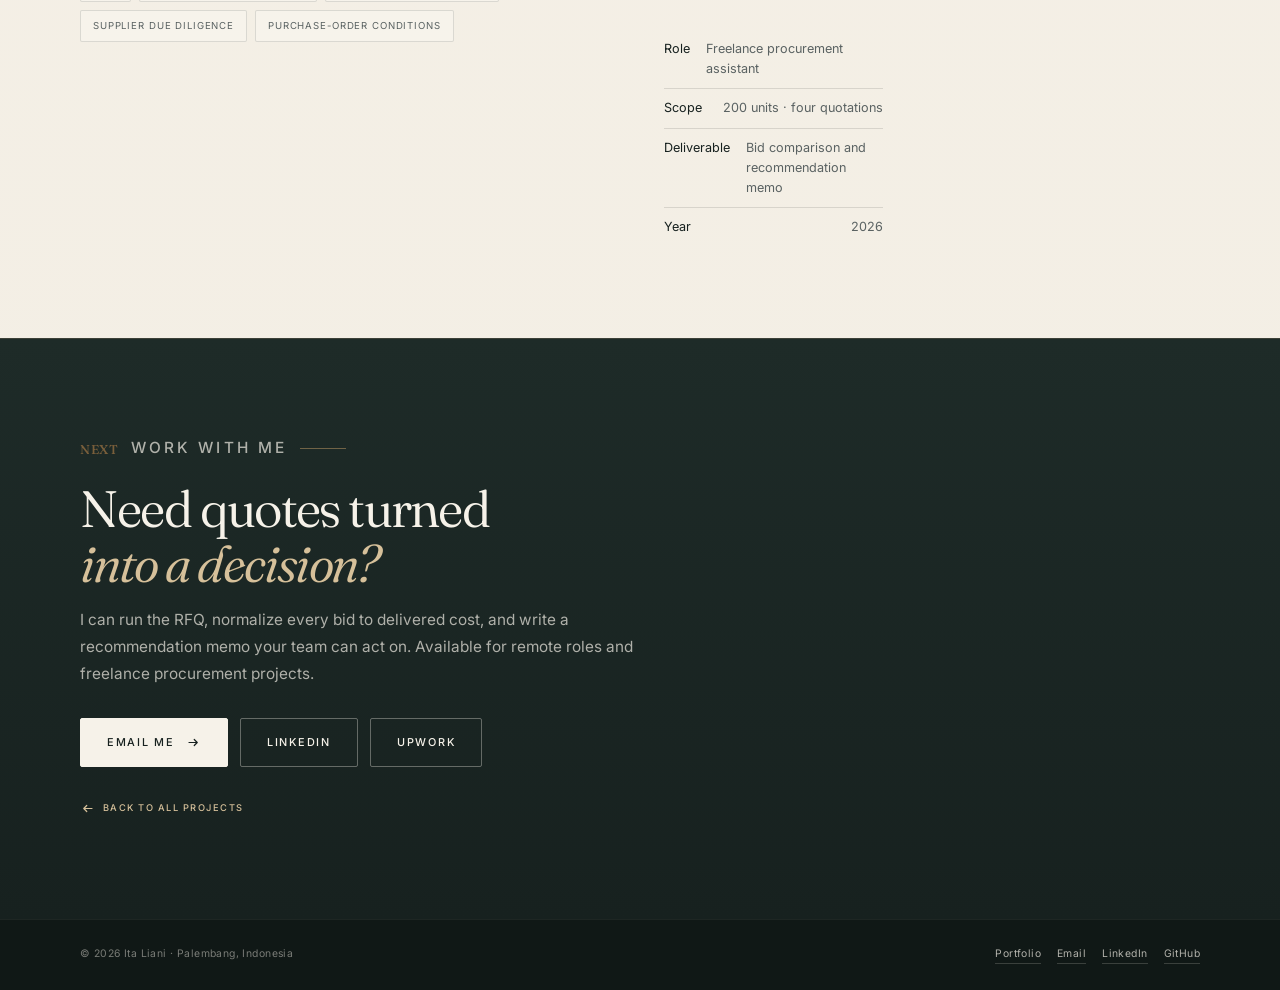
<file: projects/rfq-1688.html>
<!DOCTYPE html>
<html lang="en">
<head>
<meta charset="utf-8">
<meta name="viewport" content="width=device-width, initial-scale=1">
<title>1688 RFQ comparison (freelance client) | Ita Liani</title>
<meta name="description" content="A paid freelance client engagement in 2026: four 1688 quotations for 200 catnip ball toys normalized to delivered cost, with Supplier C recommended at ¥3,940 delivered — 44.7% below the highest bid — and two risks flagged for the purchase order.">
<meta name="theme-color" content="#F6F2E9">
<link rel="icon" href="../assets/favicon.svg" type="image/svg+xml">
<link rel="canonical" href="https://italiani1119-luck.github.io/projects/rfq-1688.html">

<meta property="og:type" content="article">
<meta property="og:url" content="https://italiani1119-luck.github.io/projects/rfq-1688.html">
<meta property="og:title" content="1688 RFQ comparison (freelance client) | Ita Liani">
<meta property="og:description" content="A paid freelance client engagement: four 1688 quotations rebuilt into one delivered-cost basis, with a documented recommendation.">
<meta property="og:image" content="https://italiani1119-luck.github.io/assets/img/og-rfq.png">
<meta property="og:image:alt" content="1688 RFQ bid comparison project by Ita Liani">
<meta property="og:image:width" content="1200">
<meta property="og:image:height" content="630">
<meta name="twitter:card" content="summary_large_image">
<meta name="twitter:title" content="1688 RFQ comparison (freelance client) | Ita Liani">
<meta name="twitter:description" content="Four bids normalized to delivered cost. Supplier C recommended at ¥3,940, 44.7% below the highest bid.">
<meta name="twitter:image" content="https://italiani1119-luck.github.io/assets/img/og-rfq.png">

<link rel="preconnect" href="https://fonts.googleapis.com">
<link rel="preconnect" href="https://fonts.gstatic.com" crossorigin>
<link href="https://fonts.googleapis.com/css2?family=Fraunces:ital,opsz,wght@0,9..144,300..700;1,9..144,300..700&family=Inter:wght@300..700&display=swap" rel="stylesheet">
<link rel="stylesheet" href="../css/styles.css">
<link rel="stylesheet" href="../css/project.css">

<script type="application/ld+json">
{
  "@context": "https://schema.org",
  "@type": "CreativeWork",
  "name": "1688 RFQ comparison (freelance client)",
  "url": "https://italiani1119-luck.github.io/projects/rfq-1688.html",
  "description": "Paid freelance client engagement: a 1688 RFQ for 200 units, four bids normalized to delivered cost, two risks flagged, and Supplier C recommended at ¥3,940.",
  "author": { "@type": "Person", "name": "Ita Liani", "url": "https://italiani1119-luck.github.io/" },
  "about": ["Procurement", "RFQ analysis", "Bid comparison", "1688 sourcing"]
}
</script>
</head>
<body>
<a class="skip" href="#main">Skip to content</a>
<div class="progress" id="progress" aria-hidden="true"></div>

<header class="header" id="header">
  <div class="container header__inner">
    <a class="brand" href="../index.html#top" aria-label="Ita Liani — home">
      <span class="brand__mark" aria-hidden="true">IL</span>
      <span class="brand__text">
        <strong>Ita Liani</strong>
        <small>Executive support · Procurement · Automation</small>
      </span>
    </a>

    <nav class="nav" id="siteNav" aria-label="Main navigation">
      <a href="../index.html#work">Work</a>
      <a href="index.html">Projects</a>
      <a href="../index.html#samples">Samples</a>
      <a href="../index.html#experience">Experience</a>
      <a href="../cv.html">CV</a>
      <a href="../index.html#contact">Contact</a>
      <a class="btn btn--sm nav__cv" href="../assets/docs/Ita-Liani-CV.pdf" download>Download CV</a>
    </nav>

    <a class="btn btn--sm header__cv" href="../assets/docs/Ita-Liani-CV.pdf" download>Download CV</a>

    <button class="menu-btn" id="menuBtn" aria-expanded="false" aria-controls="siteNav" aria-label="Open menu">
      <span></span><span></span>
    </button>
  </div>
</header>

<main id="main">
<article>

  <header class="pj-hero">
    <div class="container">
      <div class="pj-hero__grid">
        <div>
          <nav class="pj-crumbs" aria-label="Breadcrumb">
            <a href="../index.html">Portfolio</a>
            <span aria-hidden="true">/</span>
            <a href="index.html">Projects</a>
            <span aria-hidden="true">/</span>
            <span>1688 RFQ</span>
          </nav>

          <p class="pj-eyebrow"><span class="status-dot" aria-hidden="true"></span> Freelance client engagement · Procurement · 2026</p>
          <h1>Four quotes. <em>One defensible recommendation.</em></h1>
          <p class="pj-hero__lede">Freelance client engagement, 2026. The client asked me to prepare the RFQ and compare supplier quotations for 200 catnip ball toys. Four quotes came back with no common basis, so I rebuilt every one into a delivered cost per unit — and excluded the bid that could not ship.</p>

          <div class="pj-hero__actions">
            <a class="btn" href="#comparison">See the comparison
              <svg class="arrow" viewBox="0 0 20 20" aria-hidden="true"><path d="M4 10h11M11 6l4 4-4 4" fill="none" stroke="currentColor" stroke-width="1.6" stroke-linecap="round" stroke-linejoin="round"/></svg>
            </a>
            <a class="btn btn--ghost" href="../index.html#contact">Start a conversation</a>
          </div>
        </div>

        <figure class="pj-cover pj-cover--chart">
          <div class="award-chart__head">
            <span>Delivered cost · 200 units</span>
            <span>RMB</span>
          </div>
          <div class="award-row is-win">
            <span>C</span>
            <div class="award-track"><i style="--v:55.3%"></i></div>
            <strong>3,940</strong>
          </div>
          <div class="award-row">
            <span>A</span>
            <div class="award-track"><i style="--v:58.1%"></i></div>
            <strong>4,140</strong>
          </div>
          <div class="award-row">
            <span>C·2</span>
            <div class="award-track"><i style="--v:55.6%"></i></div>
            <strong>3,960</strong>
          </div>
          <div class="award-row">
            <span>B</span>
            <div class="award-track"><i style="--v:100%"></i></div>
            <strong>7,120</strong>
          </div>
          <figcaption>Four bids, one basis: delivered cost for 200 units. Supplier C recommended at ¥3,940.</figcaption>
        </figure>
      </div>

      <div class="pj-metrics" aria-label="Project at a glance">
        <div class="pj-metric"><strong>4</strong><span>bids normalized</span></div>
        <div class="pj-metric"><strong>¥3,940</strong><span>recommended total</span></div>
        <div class="pj-metric"><strong>44.7%</strong><span>below highest bid</span></div>
        <div class="pj-metric"><strong>2</strong><span>risks flagged</span></div>
      </div>
    </div>
  </header>

  <nav class="pj-toc" aria-label="Project sections">
    <div class="container pj-toc__inner">
      <a href="#brief">Brief</a>
      <a href="#method">Method</a>
      <a href="#comparison">Comparison</a>
      <a href="#risks">Risks</a>
      <a href="#decision">Decision</a>
      <a href="#impact">Impact</a>
    </div>
  </nav>

  <section class="pj-section pj-section--first" id="brief">
    <div class="container">
      <div class="pj-section__head">
        <p class="pj-no">01 / Brief</p>
        <div>
          <h2>A quote is not a cost <em>until it is normalized.</em></h2>
          <p class="pj-section__lede">Four 1688 quotations for 200 catnip ball toys arrived in four different formats. Two looked close on unit price. Delivered, they were not.</p>
        </div>
      </div>

      <div class="pj-grid pj-grid--aside">
        <div class="pj-prose">
          <p>The request was specific: <strong>200 catnip ball cat toys</strong>, retail-ready, shipped in cartons no larger than <strong>60×60×60 cm</strong> and no heavier than <strong>22 kg</strong>. Four suppliers responded with a unit price, a freight estimate, and a per-unit add-on for barcode labelling and packing.</p>
          <p>Comparing the headline unit prices would have produced the wrong recommendation. Freight ranged from <strong>¥11.00 to ¥26.00 per unit</strong>, and one supplier's carton weight made the shipment non-compliant before price mattered at all.</p>
          <p>So every quote was rebuilt into one number — delivered cost per unit — and screened against the constraints the brief actually had to meet. The result was a one-page recommendation a manager could review without opening another spreadsheet.</p>
        </div>

        <aside class="pj-panel" aria-label="What had to be on the same basis">
          <h3>What had to be on one basis</h3>
          <ul>
            <li>Product, size, and retail packaging</li>
            <li>Quantity: 200 units</li>
            <li>Unit price in RMB</li>
            <li>Freight cost per unit</li>
            <li>Barcode and labor add-on</li>
            <li>Carton dimensions and gross weight</li>
            <li>Certifications and supplier history</li>
          </ul>
        </aside>
      </div>

      <p class="pj-note"><strong>Outcome:</strong> My engagement ended after I delivered the comparison, so I can't confirm which recommendations the client implemented.</p>
    </div>
  </section>

  <section class="pj-section" id="method">
    <div class="container">
      <div class="pj-section__head">
        <p class="pj-no">02 / Method</p>
        <div>
          <h2>Six steps from four quotes <em>to one number.</em></h2>
          <p class="pj-section__lede">The method is repeatable. The same logic can be applied to the next RFQ without rebuilding it from scratch.</p>
        </div>
      </div>

      <div class="pj-stages">
        <div class="pj-stage">
          <p class="pj-stage__no">01</p>
          <div>
            <h3>Fix the specification</h3>
            <p>Product, size, packaging, barcode requirement, and quantity — written down before any supplier was asked to quote.</p>
          </div>
        </div>
        <div class="pj-stage">
          <p class="pj-stage__no">02</p>
          <div>
            <h3>Request quotes on identical terms</h3>
            <p>Same product and same 200 units, so the only variables left were price, freight, and service.</p>
          </div>
        </div>
        <div class="pj-stage">
          <p class="pj-stage__no">03</p>
          <div>
            <h3>Normalize to delivered cost</h3>
            <p>Unit price plus freight per unit plus the barcode and labor add-on — one comparable number per bid.</p>
          </div>
        </div>
        <div class="pj-stage">
          <p class="pj-stage__no">04</p>
          <div>
            <h3>Apply the carton constraint</h3>
            <p>Checked dimensions and gross weight against the 60×60×60 cm and 22 kg limits before comparing totals.</p>
          </div>
        </div>
        <div class="pj-stage">
          <p class="pj-stage__no">05</p>
          <div>
            <h3>Verify the supplier</h3>
            <p>Years on the platform, certifications, response speed, and whether a second listing told the same story.</p>
          </div>
        </div>
        <div class="pj-stage">
          <p class="pj-stage__no">06</p>
          <div>
            <h3>Write the recommendation</h3>
            <p>One page naming the recommended supplier, the excluded bid, the two open risks, and the conditions to resolve before the purchase order.</p>
          </div>
        </div>
      </div>

      <p class="pj-kicker">Where the money goes</p>
      <div class="cost-anatomy">
        <div class="cost-row">
          <div class="cost-row__top">
            <span>Supplier C · recommended</span>
            <strong>¥19.70 / unit</strong>
          </div>
          <div class="cost-bar" role="img" aria-label="Supplier C delivered cost: unit price 8.50, freight 11.00, barcode and labor 0.20 RMB per unit">
            <i class="seg-unit" style="width:43.15%"></i>
            <i class="seg-ship" style="width:55.84%"></i>
            <i class="seg-extra" style="width:1.01%"></i>
          </div>
        </div>

        <div class="cost-row">
          <div class="cost-row__top">
            <span>Supplier B · excluded</span>
            <strong>¥35.60 / unit</strong>
          </div>
          <div class="cost-bar" role="img" aria-label="Supplier B delivered cost: unit price 9.50, freight 26.00, barcode and labor 0.10 RMB per unit">
            <i class="seg-unit" style="width:26.69%"></i>
            <i class="seg-ship" style="width:73.03%"></i>
            <i class="seg-extra" style="width:0.28%"></i>
          </div>
        </div>

        <div class="cost-legend">
          <span><i class="unit"></i>Unit price</span>
          <span><i class="ship"></i>Freight per unit</span>
          <span><i class="extra"></i>Barcode &amp; labor</span>
        </div>
      </div>
      <p class="pj-note">Supplier C: ¥8.50 unit + ¥11.00 freight + ¥0.20 barcode/labor. Supplier B: ¥9.50 + ¥26.00 + ¥0.10. Freight is 56% of C's delivered cost and 73% of B's.</p>
    </div>
  </section>

  <section class="pj-section" id="comparison">
    <div class="container">
      <div class="pj-section__head">
        <p class="pj-no">03 / Comparison</p>
        <div>
          <h2>One table, four bids, <em>no hidden basis.</em></h2>
          <p class="pj-section__lede">Every row is 200 units at the same specification. The gap between the first and last bid is 81%, and most of it is freight.</p>
        </div>
      </div>

      <p class="pj-scroll-hint">Swipe the table sideways to see every column.</p>
      <div class="pj-table-wrap">
        <table class="pj-table">
          <caption>All figures in RMB for 200 units. Barcode/labor is the supplier's per-unit add-on for retail labelling and packing. Supplier names, listing URLs, and client details are withheld in this public version.</caption>
          <thead>
            <tr>
              <th scope="col">Bid</th>
              <th scope="col" class="num">Unit</th>
              <th scope="col" class="num">Freight</th>
              <th scope="col" class="num">Barcode</th>
              <th scope="col" class="num">Delivered / unit</th>
              <th scope="col" class="num">Total</th>
              <th scope="col" class="num">vs recommendation</th>
              <th scope="col">Verdict</th>
            </tr>
          </thead>
          <tbody>
            <tr class="is-win">
              <th scope="row">Supplier C</th>
              <td class="num">8.50</td>
              <td class="num">11.00</td>
              <td class="num">0.20</td>
              <td class="num">19.70</td>
              <td class="num">3,940</td>
              <td class="num">Baseline</td>
              <td>Recommended</td>
            </tr>
            <tr>
              <th scope="row">Supplier A</th>
              <td class="num">8.50</td>
              <td class="num">12.10</td>
              <td class="num">0.10</td>
              <td class="num">20.70</td>
              <td class="num">4,140</td>
              <td class="num">+5.1%</td>
              <td class="muted">Backup · +¥200</td>
            </tr>
            <tr>
              <th scope="row">Supplier C · 2nd listing</th>
              <td class="num">8.50</td>
              <td class="num">11.00</td>
              <td class="num">0.30</td>
              <td class="num">19.80</td>
              <td class="num">3,960</td>
              <td class="num">+0.5%</td>
              <td class="muted">Same supplier · slower reply</td>
            </tr>
            <tr class="is-flag">
              <th scope="row">Supplier B</th>
              <td class="num">9.50</td>
              <td class="num">26.00</td>
              <td class="num">0.10</td>
              <td class="num">35.60</td>
              <td class="num">7,120</td>
              <td class="num">+80.7%</td>
              <td>Excluded · 32.4 kg carton</td>
            </tr>
          </tbody>
        </table>
      </div>
      <p class="pj-note">B was not excluded for being expensive. It was excluded because its 32.4 kg carton broke the 22 kg limit — the price gap was the consequence, not the reason.</p>

      <div class="pj-grid pj-mt">
        <div class="pj-panel">
          <h3>The recommended supplier</h3>
          <ul>
            <li>Lowest delivered cost at ¥19.70 per unit.</li>
            <li>FDA, BSCI, EN71, and CE listed on the supplier profile.</li>
            <li>Eleven years on 1688 — the longest history of the four.</li>
            <li>Fastest reply of the group.</li>
            <li>A second listing at +¥20 in total, but slower to respond.</li>
          </ul>
        </div>
        <div class="pj-dark">
          <h3>The bid I excluded</h3>
          <ul>
            <li><span>01</span> Its ¥9.50 unit price was only 12% above Supplier C.</li>
            <li><span>02</span> At ¥26.00 freight per unit, delivered cost reached ¥35.60 — 81% above the recommendation.</li>
            <li><span>03</span> Its 32.4 kg carton exceeded the 22 kg limit, so that carton could not ship as quoted.</li>
          </ul>
        </div>
      </div>
    </div>
  </section>

  <section class="pj-section" id="risks">
    <div class="container">
      <div class="pj-section__head">
        <p class="pj-no">04 / Risks</p>
        <div>
          <h2>Two open items <em>before the purchase order.</em></h2>
          <p class="pj-section__lede">A recommendation is not an order. These are the two items I flagged to resolve in writing before any purchase order.</p>
        </div>
      </div>

      <div class="pj-risks">
        <div class="pj-risk">
          <p class="pj-risk__no">Risk 01</p>
          <h3>Carton data is a claim, not a measurement.</h3>
          <p>Supplier B's 32.4 kg carton shows how quickly a packing detail changes the freight. Supplier C's carton dimensions and gross weight had to be confirmed in writing before booking — not taken from the listing.</p>
        </div>
        <div class="pj-risk">
          <p class="pj-risk__no">Risk 02</p>
          <h3>Certificates were listed, not supplied.</h3>
          <p>FDA, BSCI, EN71, and CE appeared on the profile. I recommended obtaining the actual files, covering the exact product model, and attaching them before any purchase order.</p>
        </div>
      </div>
    </div>
  </section>

  <section class="pj-section" id="decision">
    <div class="container">
      <div class="pj-section__head">
        <p class="pj-no">05 / Decision</p>
        <div>
          <h2>Recommend Supplier C. <em>Resolve the add-ons before the purchase order.</em></h2>
          <p class="pj-section__lede">Supplier C came out ahead on delivered cost and evidence. My recommendation set out the details suppliers most often change after the quote.</p>
        </div>
      </div>

      <div class="pj-decision">
        <div class="pj-award">
          <p class="pj-award__label">Recommended supplier</p>
          <p class="pj-award__value">Supplier C</p>
          <p class="pj-award__sub">¥3,940 delivered for 200 units · ¥19.70 per unit</p>
          <div class="pj-award__grid">
            <div><strong>44.7%</strong><span>below highest bid</span></div>
            <div><strong>2</strong><span>risks flagged for the purchase order</span></div>
          </div>
        </div>

        <div class="pj-steps">
          <div class="pj-step">
            <p class="pj-step__no">01</p>
            <div>
              <h3>Confirm the carton in writing</h3>
              <p>Dimensions and gross weight signed off before the forwarder is booked, so the freight number is based on a measurement.</p>
            </div>
          </div>
          <div class="pj-step">
            <p class="pj-step__no">02</p>
            <div>
              <h3>Make the certificates a purchase-order condition</h3>
              <p>FDA, BSCI, EN71, and CE files, naming the exact model they cover — not a screenshot of a badge.</p>
            </div>
          </div>
          <div class="pj-step">
            <p class="pj-step__no">03</p>
            <div>
              <h3>Fix barcode and labor at ¥0.20</h3>
              <p>Recommended as a fixed per-unit cost in the purchase order, so the delivered total cannot move after approval.</p>
            </div>
          </div>
        </div>
      </div>

      <div class="pj-grid pj-mt">
        <div class="pj-panel">
          <h3>Why A ranked second at +5.1%</h3>
          <p>Supplier A matched Supplier C's ¥8.50 unit price. It ranked second on freight: ¥1.10 more per unit, or ¥200 across the 200 units, with no extra evidence attached. The backup position is worth keeping on file.</p>
        </div>
        <div class="pj-dark">
          <h3>What I would not do</h3>
          <ul>
            <li><span>01</span> Compare ¥8.50 with ¥9.50 and call it a 12% gap — delivered, it was 81%.</li>
            <li><span>02</span> Approve a quote without a measured carton.</li>
            <li><span>03</span> Treat a certificate list as a certificate file.</li>
          </ul>
        </div>
      </div>

      <blockquote class="pj-quote">The recommendation went to the bid that survived the constraints, not the one that looked cheapest in the chat.</blockquote>
    </div>
  </section>

  <section class="pj-section" id="impact">
    <div class="container">
      <div class="pj-section__head">
        <p class="pj-no">06 / Impact</p>
        <div>
          <h2>What the client received.</h2>
          <p class="pj-section__lede">A comparison that can be defended line by line, with the purchase-order conditions written out for the client.</p>
        </div>
      </div>

      <div class="pj-grid pj-grid--aside">
        <div class="pj-deliverables">
          <div class="pj-deliverable"><strong>Normalized bid sheet</strong>Four quotes rebuilt on one basis, with every add-on shown.</div>
          <div class="pj-deliverable"><strong>Cost anatomy</strong>Unit, freight, and packaging split per bid — freight was 56–73% of the total.</div>
          <div class="pj-deliverable"><strong>Constraint screen</strong>Carton limits and certifications checked before price decided anything.</div>
          <div class="pj-deliverable"><strong>Risk register</strong>Two open items, each with the evidence needed to resolve it.</div>
          <div class="pj-deliverable"><strong>One-page recommendation memo</strong>Recommended supplier, excluded bid, rationale, and next step on a single page.</div>
          <div class="pj-deliverable"><strong>Purchase-order conditions</strong>Carton confirmation, certificate files, and a fixed ¥0.20 add-on, flagged for the client to resolve before ordering.</div>
        </div>

        <aside class="pj-panel" aria-label="What this shows a hiring team">
          <h3>What this shows a hiring team</h3>
          <ul>
            <li>Builds a comparison model non-buyers can follow.</li>
            <li>Separates hard constraints from negotiable price.</li>
            <li>Flags missing data instead of filling it in.</li>
            <li>Writes a recommendation rationale that survives an audit.</li>
            <li>Sets out the conditions that protect an approved total before a purchase order.</li>
          </ul>
        </aside>
      </div>

      <div class="pj-grid pj-mt">
        <div>
          <p class="pj-kicker">Tools used</p>
          <ul class="chips">
            <li>1688</li><li>Excel bid normalization</li><li>Freight cost modelling</li><li>Supplier due diligence</li><li>Purchase-order conditions</li>
          </ul>
        </div>
        <div>
          <p class="pj-kicker">Project facts</p>
          <div class="facts">
            <div>
              <ul>
                <li><span>Role</span> Freelance procurement assistant</li>
                <li><span>Scope</span> 200 units · four quotations</li>
                <li><span>Deliverable</span> Bid comparison and recommendation memo</li>
                <li><span>Year</span> 2026</li>
              </ul>
            </div>
          </div>
        </div>
      </div>
    </div>
  </section>

  <section class="pj-cta">
    <div class="container">
      <p class="label label--light"><span>Next</span> Work with me</p>
      <h2>Need quotes turned <em>into a decision?</em></h2>
      <p>I can run the RFQ, normalize every bid to delivered cost, and write a recommendation memo your team can act on. Available for remote roles and freelance procurement projects.</p>
      <div class="pj-cta__actions">
        <a class="btn btn--light" href="mailto:italiani1119@gmail.com">Email me
          <svg class="arrow" viewBox="0 0 20 20" aria-hidden="true"><path d="M4 10h11M11 6l4 4-4 4" fill="none" stroke="currentColor" stroke-width="1.6" stroke-linecap="round" stroke-linejoin="round"/></svg>
        </a>
        <a class="btn btn--outline-light" href="https://www.linkedin.com/in/ita-liani/" target="_blank" rel="noopener">LinkedIn</a>
        <a class="btn btn--outline-light" href="https://www.upwork.com/freelancers/~014712124a23782c28" target="_blank" rel="noopener">Upwork</a>
      </div>
      <a class="pj-cta__back" href="index.html">
        <svg class="arrow" viewBox="0 0 20 20" aria-hidden="true"><path d="M4 10h11M11 6l4 4-4 4" fill="none" stroke="currentColor" stroke-width="1.6" stroke-linecap="round" stroke-linejoin="round"/></svg>
        Back to all projects
      </a>
    </div>
  </section>

</article>
</main>

<footer class="pj-footer">
  <div class="container pj-footer__inner">
    <p>© <span id="year">2026</span> Ita Liani · Palembang, Indonesia</p>
    <div class="pj-footer__links">
      <a href="../index.html">Portfolio</a>
      <a href="mailto:italiani1119@gmail.com">Email</a>
      <a href="https://www.linkedin.com/in/ita-liani/" target="_blank" rel="noopener">LinkedIn</a>
      <a href="https://github.com/italiani1119-luck" target="_blank" rel="noopener">GitHub</a>
    </div>
  </div>
</footer>

<div class="lightbox" id="lightbox" hidden role="dialog" aria-modal="true" aria-label="Enlarged image">
  <button class="lightbox__close" id="lightboxClose" aria-label="Close image">
    <svg viewBox="0 0 24 24" aria-hidden="true"><path d="M6 6l12 12M18 6L6 18" fill="none" stroke="currentColor" stroke-width="1.8" stroke-linecap="round"/></svg>
  </button>
  <figure class="lightbox__figure">
    <img id="lightboxImg" alt="">
    <figcaption id="lightboxCaption"></figcaption>
  </figure>
</div>

<script src="../js/main.js"></script>
</body>
</html>
</file>
<file: css/styles.css>
/* =========================================================
   Ita Liani — portfolio
   Hand-written CSS. No framework.
   ========================================================= */

:root{
  --ink: #17211F;
  --ink-2: #1E2B28;
  --ink-3: #101816;
  --paper: #F6F2E9;
  --paper-2: #EFE9DD;
  --paper-3: #FBF8F1;
  --pine: #2C4A3E;
  --pine-soft: #E7EDE8;
  --brass: #A98B5D;
  --brass-ink: #7A5F3B;
  --brass-light: #D6C09A;
  --muted: #5A6262;
  --line: rgba(23, 33, 31, .13);
  --line-strong: rgba(23, 33, 31, .28);
  --line-light: rgba(246, 242, 233, .16);
  --font-sans: "Inter", -apple-system, BlinkMacSystemFont, "Segoe UI", Roboto, sans-serif;
  --font-serif: "Fraunces", "Iowan Old Style", "Palatino Linotype", Palatino, Georgia, serif;
  --shadow: 0 34px 70px -44px rgba(16, 24, 22, .55);
}

*,*::before,*::after{ box-sizing: border-box; }

html{
  -webkit-text-size-adjust: 100%;
  scroll-behavior: smooth;
  scroll-padding-top: 96px;
}

body{
  margin: 0;
  font-family: var(--font-sans);
  font-size: 16px;
  line-height: 1.6;
  color: var(--ink);
  background:
    linear-gradient(180deg, #F8F4EC 0%, var(--paper) 46%, #F3EEE4 100%);
  -webkit-font-smoothing: antialiased;
  text-rendering: optimizeLegibility;
  overflow-x: hidden;
}

body.no-scroll{ overflow: hidden; }

img{ max-width: 100%; display: block; }
svg{ display: block; }

h1,h2,h3,h4,p,ul,ol,dl,dd,figure{ margin: 0; }
ul,ol{ padding: 0; list-style: none; }

a{ color: inherit; }

::selection{ background: var(--ink); color: var(--paper); }

:focus-visible{
  outline: 1px solid var(--brass-ink);
  outline-offset: 4px;
}

.skip{
  position: fixed;
  top: 12px;
  left: 12px;
  z-index: 300;
  transform: translateY(-160%);
  background: var(--ink);
  color: var(--paper);
  padding: 10px 16px;
  border-radius: 4px;
  font-size: .8rem;
  text-decoration: none;
  transition: transform .2s ease;
}
.skip:focus{ transform: none; }

.sr-only{
  position: absolute;
  width: 1px; height: 1px;
  padding: 0; margin: -1px;
  overflow: hidden;
  clip: rect(0 0 0 0);
  white-space: nowrap;
  border: 0;
}

.container{
  width: 100%;
  max-width: 1200px;
  margin: 0 auto;
  padding: 0 40px;
}

.progress{
  position: fixed;
  top: 0; left: 0;
  height: 1px;
  width: 0;
  background: var(--brass);
  z-index: 120;
}

/* ---------- buttons ---------- */
.btn{
  display: inline-flex;
  align-items: center;
  justify-content: center;
  gap: 11px;
  padding: 15px 26px;
  border: 1px solid var(--ink);
  border-radius: 2px;
  background: var(--ink);
  color: var(--paper);
  font-family: var(--font-sans);
  font-size: .68rem;
  font-weight: 500;
  letter-spacing: .16em;
  text-transform: uppercase;
  text-decoration: none;
  cursor: pointer;
  transition: background .25s ease, border-color .25s ease, color .25s ease;
}
.btn:hover{ background: var(--pine); border-color: var(--pine); }
.btn--ghost{
  background: transparent;
  color: var(--ink);
  border-color: var(--line-strong);
}
.btn--ghost:hover{ background: transparent; border-color: var(--ink); color: var(--ink); }
.btn--sm{ padding: 10px 16px; font-size: .6rem; letter-spacing: .15em; }
.btn--light{ background: var(--paper); border-color: var(--paper); color: var(--ink); }
.btn--light:hover{ background: #fff; border-color: #fff; color: var(--ink); }
.btn--outline-light{ background: transparent; color: var(--paper); border-color: rgba(246,242,233,.34); }
.btn--outline-light:hover{ background: transparent; color: var(--paper); border-color: var(--paper); }
.btn .arrow{ width: 15px; height: 15px; }

.arrow{ width: 15px; height: 15px; flex: none; }

/* ---------- header ---------- */
.header{
  position: fixed;
  inset: 0 0 auto 0;
  z-index: 100;
  background: rgba(246, 242, 233, .78);
  -webkit-backdrop-filter: blur(18px);
  backdrop-filter: blur(18px);
  border-bottom: 1px solid transparent;
  transition: background .3s ease, border-color .3s ease;
}
.header.is-scrolled{
  background: rgba(246, 242, 233, .96);
  border-bottom-color: var(--line);
}
.header__inner{
  height: 84px;
  display: flex;
  align-items: center;
  justify-content: space-between;
  gap: 24px;
}

.brand{
  display: flex;
  align-items: center;
  gap: 14px;
  text-decoration: none;
  min-width: 0;
}
.brand__mark{
  width: 42px; height: 42px;
  flex: none;
  display: grid;
  place-items: center;
  border-radius: 50%;
  border: 1px solid var(--brass);
  background: transparent;
  color: var(--ink);
  font-family: var(--font-serif);
  font-style: italic;
  font-size: 1.04rem;
  letter-spacing: -.02em;
}
.brand__text strong{
  display: block;
  font-family: var(--font-serif);
  font-weight: 450;
  font-size: 1.08rem;
  letter-spacing: -.005em;
  line-height: 1.2;
}
.brand__text small{
  display: block;
  margin-top: 3px;
  font-size: .54rem;
  letter-spacing: .17em;
  text-transform: uppercase;
  color: var(--muted);
  white-space: nowrap;
}

.nav{ display: flex; align-items: center; gap: 30px; }
.nav a{
  position: relative;
  font-size: .78rem;
  font-weight: 450;
  letter-spacing: .005em;
  text-decoration: none;
  color: var(--ink);
}
.nav a:not(.btn)::after{
  content: "";
  position: absolute;
  left: 0; bottom: -6px;
  width: 100%; height: 1px;
  background: var(--brass);
  transform: scaleX(0);
  transform-origin: left;
  transition: transform .3s ease;
}
.nav a:not(.btn):hover::after{ transform: scaleX(1); }
.nav .nav__cv{ display: none; }
.nav a.btn{ color: var(--paper); }

.header__cv{ flex: none; }

.menu-btn{
  display: none;
  width: 42px; height: 42px;
  border: 1px solid var(--line);
  border-radius: 2px;
  background: transparent;
  cursor: pointer;
  padding: 0;
  align-items: center;
  justify-content: center;
  flex-direction: column;
  gap: 5px;
}
.menu-btn span{
  display: block;
  width: 17px; height: 1.5px;
  background: var(--ink);
  transition: transform .22s ease, opacity .22s ease;
}
.menu-btn[aria-expanded="true"] span:first-child{ transform: translateY(3.25px) rotate(45deg); }
.menu-btn[aria-expanded="true"] span:last-child{ transform: translateY(-3.25px) rotate(-45deg); }

/* ---------- hero ---------- */
.hero{
  position: relative;
  padding: 176px 0 120px;
  background:
    radial-gradient(1100px 620px at 92% -6%, rgba(169,139,93,.10), transparent 66%),
    radial-gradient(760px 560px at -6% 104%, rgba(44,74,62,.06), transparent 64%);
  overflow: hidden;
}
.hero::before{
  content: "";
  position: absolute;
  inset: auto 0 0 0;
  height: 1px;
  background: linear-gradient(90deg, transparent, var(--line) 18%, var(--line) 82%, transparent);
  pointer-events: none;
}
.hero__grid{
  position: relative;
  display: grid;
  grid-template-columns: minmax(0, 1.34fr) minmax(320px, .66fr);
  align-items: center;
  gap: 72px;
}
.hero__copy{ max-width: 760px; }

.eyebrow{
  display: inline-flex;
  align-items: center;
  gap: 10px;
  font-size: .62rem;
  font-weight: 500;
  letter-spacing: .19em;
  text-transform: uppercase;
  color: var(--muted);
}
.status-dot{
  position: relative;
  width: 6px; height: 6px;
  border-radius: 50%;
  background: #3F6B57;
  flex: none;
}
.status-dot::after{
  content: "";
  position: absolute;
  inset: -4px;
  border-radius: 50%;
  border: 1px solid rgba(63,107,87,.28);
}

.hero h1{
  margin: 30px 0 30px;
  font-family: var(--font-serif);
  font-weight: 350;
  font-size: clamp(2.55rem, 5.7vw, 5rem);
  line-height: 1.02;
  letter-spacing: -.037em;
  text-wrap: balance;
}
.hero h1 em{
  font-style: italic;
  font-weight: 350;
  color: var(--pine);
}
.hero__lede{
  max-width: 56ch;
  font-size: 1.02rem;
  line-height: 1.78;
  color: #3E4A47;
}
.hero__cta{
  display: flex;
  flex-wrap: wrap;
  gap: 12px;
  margin: 40px 0 30px;
}
.hero__meta{
  display: flex;
  flex-wrap: wrap;
  align-items: center;
  gap: 9px;
  font-size: .72rem;
  letter-spacing: .01em;
  color: var(--muted);
}
.hero__meta a{
  text-decoration: none;
  color: var(--ink);
  border-bottom: 1px solid rgba(23,33,31,.22);
  padding-bottom: 1px;
  transition: border-color .2s ease, color .2s ease;
}
.hero__meta a:hover{ border-bottom-color: var(--brass); color: var(--brass-ink); }
.hero__meta-note{
  margin-left: 10px;
  padding-left: 14px;
  border-left: 1px solid var(--line);
}

/* ---------- snapshot card ---------- */
.snapshot{
  position: relative;
  width: 100%;
  max-width: 400px;
  justify-self: end;
  padding: 34px 32px 30px;
  border: 1px solid rgba(214,192,154,.26);
  border-radius: 3px;
  color: var(--paper);
  background:
    linear-gradient(168deg, #1B2724 0%, #17211F 52%, #131C1A 100%);
  box-shadow: var(--shadow);
  overflow: hidden;
}
.snapshot::before{
  content: "";
  position: absolute;
  top: 0; left: 32px; right: 32px;
  height: 1px;
  background: linear-gradient(90deg, transparent, rgba(214,192,154,.55), transparent);
  pointer-events: none;
}
.snapshot > *{ position: relative; }

.snapshot__top{
  display: flex;
  align-items: center;
  gap: 16px;
}
.monogram{
  width: 58px; height: 58px;
  flex: none;
  display: grid;
  place-items: center;
  border: 1px solid rgba(214,192,154,.5);
  border-radius: 50%;
  color: var(--paper);
  font-family: var(--font-serif);
  font-style: italic;
  font-size: 1.36rem;
  background: transparent;
}
.snapshot__id h2{
  font-family: var(--font-serif);
  font-size: 1.34rem;
  font-weight: 400;
  letter-spacing: -.005em;
  line-height: 1.2;
}
.snapshot__id p{
  margin-top: 5px;
  font-size: .56rem;
  letter-spacing: .13em;
  text-transform: uppercase;
  color: rgba(246,242,233,.56);
  line-height: 1.55;
}
.snapshot__status{
  display: flex;
  align-items: center;
  gap: 9px;
  margin-top: 20px;
  font-size: .58rem;
  letter-spacing: .16em;
  text-transform: uppercase;
  color: rgba(246,242,233,.74);
}
.snapshot__status .status-dot{ background: #8CBD9F; }

.snapshot__stats{
  display: grid;
  grid-template-columns: 1fr 1fr;
  margin: 24px 0 4px;
}
.snapshot__stats > div{
  padding: 14px 0 13px;
  border-top: 1px solid var(--line-light);
}
.snapshot__stats > div:nth-child(odd){ padding-right: 16px; }
.snapshot__stats > div:nth-child(even){ padding-left: 18px; border-left: 1px solid var(--line-light); }
.snapshot__stats dt{
  font-size: .56rem;
  letter-spacing: .15em;
  text-transform: uppercase;
  color: rgba(246,242,233,.48);
}
.snapshot__stats dd{
  margin-top: 3px;
  font-family: var(--font-serif);
  font-weight: 400;
  font-size: 1.68rem;
  line-height: 1.1;
  letter-spacing: -.02em;
}

.snapshot__row{
  margin-top: 15px;
  padding-top: 14px;
  border-top: 1px solid var(--line-light);
}
.snapshot__row span{
  display: block;
  font-size: .55rem;
  letter-spacing: .16em;
  text-transform: uppercase;
  color: var(--brass-light);
  margin-bottom: 6px;
}
.snapshot__row p{
  font-size: .77rem;
  line-height: 1.6;
  color: rgba(246,242,233,.76);
}
.snapshot__link{
  display: flex;
  align-items: center;
  justify-content: space-between;
  gap: 12px;
  margin-top: 22px;
  padding-top: 17px;
  border-top: 1px solid var(--line-light);
  color: var(--paper);
  font-size: .6rem;
  letter-spacing: .16em;
  text-transform: uppercase;
  text-decoration: none;
}
.snapshot__link .arrow{ transition: transform .25s ease; }
.snapshot__link:hover .arrow{ transform: translateX(4px); }
.snapshot__link:hover{ color: var(--brass-light); }

/* ---------- stats ---------- */
.stats{
  border-top: 1px solid var(--line);
  border-bottom: 1px solid var(--line);
  background: rgba(251,248,241,.6);
}
.stats__grid{
  display: grid;
  grid-template-columns: repeat(4, 1fr);
}
.stats__item{
  padding: 40px 30px;
  border-left: 1px solid var(--line);
}
.stats__item:first-child{ border-left: 0; padding-left: 0; }
.stats__item:last-child{ padding-right: 0; }
.stats__item strong{
  display: block;
  font-family: var(--font-serif);
  font-weight: 380;
  font-size: clamp(2rem, 3.2vw, 2.9rem);
  line-height: 1;
  letter-spacing: -.03em;
  color: var(--ink);
}
.stats__item span{
  display: block;
  margin-top: 11px;
  max-width: 24ch;
  font-size: .7rem;
  line-height: 1.55;
  letter-spacing: .01em;
  color: var(--muted);
}

/* ---------- sections ---------- */
.section{ padding: 120px 0; }
.section--cases{
  background: var(--paper-2);
  border-top: 1px solid var(--line);
  border-bottom: 1px solid var(--line);
  padding-bottom: 0;
}
.section--samples{ background: transparent; }
.section--approach{
  background: var(--ink);
  color: var(--paper);
}

.section__head{ max-width: 760px; margin-bottom: 68px; }
.label{
  display: flex;
  align-items: center;
  gap: 13px;
  font-size: .62rem;
  font-weight: 500;
  letter-spacing: .2em;
  text-transform: uppercase;
  color: var(--ink);
}
.label span{
  color: var(--brass-ink);
  font-family: var(--font-serif);
  font-size: .8rem;
  letter-spacing: .04em;
}
.label::after{
  content: "";
  width: 46px;
  height: 1px;
  background: var(--brass);
  opacity: .6;
}
.label--light{ color: var(--paper); }

.section h2{
  margin: 22px 0 16px;
  font-family: var(--font-serif);
  font-weight: 380;
  font-size: clamp(2.1rem, 3.6vw, 3.4rem);
  line-height: 1.05;
  letter-spacing: -.032em;
  text-wrap: balance;
}
.section__lede{
  max-width: 60ch;
  font-size: .97rem;
  line-height: 1.76;
  color: var(--muted);
}

/* ---------- work cards ---------- */
.cards{
  display: grid;
  grid-template-columns: repeat(2, minmax(0, 1fr));
  gap: 30px;
}
.card{
  display: flex;
  flex-direction: column;
  background: var(--paper-3);
  border: 1px solid var(--line);
  border-radius: 3px;
  overflow: hidden;
  transition: border-color .3s ease, box-shadow .3s ease;
}
.card:hover{
  border-color: var(--line-strong);
  box-shadow: 0 28px 50px -44px rgba(16,24,22,.55);
}

.card__media{
  position: relative;
  aspect-ratio: 16 / 10;
  overflow: hidden;
  background: var(--paper-2);
  border-bottom: 1px solid var(--line);
}
.card__media img{
  width: 100%;
  height: 100%;
  object-fit: cover;
  object-position: left center;
  transition: transform .8s cubic-bezier(.2,.7,.2,1);
}
.card:hover .card__media img{ transform: scale(1.02); }

.card__body{
  display: flex;
  flex-direction: column;
  flex: 1;
  padding: 30px 30px 28px;
}
.card__tag{
  font-size: .59rem;
  font-weight: 500;
  letter-spacing: .17em;
  text-transform: uppercase;
  color: var(--brass-ink);
}
.card h3{
  margin: 12px 0 11px;
  font-family: var(--font-serif);
  font-weight: 400;
  font-size: clamp(1.32rem, 2vw, 1.62rem);
  line-height: 1.14;
  letter-spacing: -.02em;
}
.card h3 a{ text-decoration: none; }
.card h3 a:hover{ color: var(--pine); }
.card__actions{
  display: flex;
  flex-wrap: wrap;
  align-items: center;
  gap: 10px 24px;
  margin-top: auto;
}
.card__actions .text-link{ margin-top: 0; }

.card__desc{
  font-size: .9rem;
  line-height: 1.66;
  color: var(--muted);
}
.card__metrics{
  display: grid;
  grid-template-columns: repeat(3, 1fr);
  gap: 10px;
  margin: 22px 0 22px;
  padding-top: 17px;
  border-top: 1px solid var(--line);
}
.card__metrics li{ display: flex; flex-direction: column; gap: 4px; }
.card__metrics strong{
  font-family: var(--font-serif);
  font-weight: 400;
  font-size: 1.24rem;
  line-height: 1.1;
  letter-spacing: -.02em;
}
.card__metrics span{
  font-size: .58rem;
  letter-spacing: .11em;
  text-transform: uppercase;
  color: var(--muted);
  line-height: 1.4;
}
.text-link{
  display: inline-flex;
  align-items: center;
  gap: 9px;
  margin-top: auto;
  width: fit-content;
  font-size: .59rem;
  font-weight: 500;
  letter-spacing: .16em;
  text-transform: uppercase;
  text-decoration: none;
  color: var(--pine);
  border-bottom: 1px solid rgba(44,74,62,.3);
  padding-bottom: 5px;
}
.text-link:hover{ border-bottom-color: var(--pine); }
.text-link .arrow{ transition: transform .25s ease; }
.text-link:hover .arrow{ transform: translateX(4px); }

/* chart card */
.card__media--chart{
  background: linear-gradient(160deg, #1C2825 0%, #161F1D 100%);
  border-bottom-color: rgba(246,242,233,.12);
}
.bid-visual{
  height: 100%;
  display: flex;
  flex-direction: column;
  justify-content: center;
  padding: 40px 40px 32px;
}
.bid-visual__head{
  display: flex;
  justify-content: space-between;
  gap: 16px;
  font-size: .54rem;
  letter-spacing: .15em;
  text-transform: uppercase;
  color: rgba(246,242,233,.5);
  margin-bottom: 22px;
}
.bars{ display: grid; gap: 16px; }
.bar{
  display: grid;
  grid-template-columns: 30px 1fr 52px;
  align-items: center;
  gap: 12px;
}
.bar__label{
  font-size: .58rem;
  letter-spacing: .1em;
  color: rgba(246,242,233,.54);
}
.bar__track{
  height: 6px;
  border-radius: 0;
  background: rgba(246,242,233,.11);
  overflow: hidden;
}
.bar__track i{
  display: block;
  height: 100%;
  width: var(--v);
  border-radius: inherit;
  background: rgba(246,242,233,.48);
  transform: scaleX(.001);
  transform-origin: left;
  transition: transform 1.1s cubic-bezier(.2,.7,.2,1);
}
.bar--win .bar__track i{ background: var(--brass); }
.card.is-in .bar__track i{ transform: scaleX(1); }
.bar--win .bar__label,
.bar--win .bar__value{ color: var(--paper); }
.bar__value{
  text-align: right;
  font-family: var(--font-serif);
  font-size: .88rem;
  color: rgba(246,242,233,.76);
}
.bid-visual__note{
  display: flex;
  align-items: center;
  gap: 8px;
  margin-top: 26px;
  padding-top: 15px;
  border-top: 1px solid var(--line-light);
  font-size: .57rem;
  letter-spacing: .11em;
  text-transform: uppercase;
  color: rgba(246,242,233,.58);
}
.bid-visual__note .status-dot{ background: #8CBD9F; }

/* growth chart card */
.card__media--trend{
  background: linear-gradient(160deg, #1C2825 0%, #161F1D 100%);
  border-bottom-color: rgba(246,242,233,.12);
}
.trend-visual{
  height: 100%;
  display: flex;
  flex-direction: column;
  padding: 34px 36px 26px;
}
.trend-visual__head{
  display: flex;
  justify-content: space-between;
  gap: 16px;
  padding-bottom: 14px;
  border-bottom: 1px solid rgba(246,242,233,.14);
  font-size: .54rem;
  letter-spacing: .15em;
  text-transform: uppercase;
  color: rgba(246,242,233,.5);
}
.trend-visual__chart{
  flex: 1;
  display: flex;
  align-items: flex-end;
  gap: 10px;
  padding-top: 26px;
}
.tbar{
  flex: 1;
  height: 100%;
  display: flex;
  flex-direction: column;
  justify-content: flex-end;
  align-items: center;
  gap: 9px;
}
.tbar__col{
  width: 100%;
  height: var(--h);
  background: rgba(246,242,233,.22);
  transform: scaleY(.001);
  transform-origin: bottom;
  transition: transform 1.1s cubic-bezier(.2,.7,.2,1);
  transition-delay: calc(var(--i) * 60ms);
}
.card.is-in .tbar__col{ transform: scaleY(1); }
.tbar--now .tbar__col{ background: var(--brass); }
.tbar__year{
  font-size: .52rem;
  letter-spacing: .08em;
  color: rgba(246,242,233,.44);
}
.tbar--now .tbar__year{ color: var(--brass-light); }
.trend-visual__note{
  display: flex;
  align-items: center;
  gap: 8px;
  margin-top: 18px;
  padding-top: 14px;
  border-top: 1px solid rgba(246,242,233,.14);
  font-size: .57rem;
  letter-spacing: .11em;
  text-transform: uppercase;
  color: rgba(246,242,233,.58);
}
.trend-visual__note .status-dot{ background: #8CBD9F; }

/* phone pair card */
.card__media--game{
  background:
    linear-gradient(150deg, #EBE3D4 0%, #F4EFE4 52%, #E4E9E1 100%);
  display: flex;
  align-items: center;
  justify-content: center;
}
.phone-pair{
  display: flex;
  align-items: center;
  justify-content: center;
  gap: 20px;
  height: 100%;
  padding: 30px 22px 0;
}
.phone-pair img{
  width: auto;
  height: 92%;
  max-width: 42%;
  object-fit: cover;
  object-position: top center;
  border-radius: 9px;
  border: 1px solid rgba(23,33,31,.12);
  box-shadow: 0 20px 38px -24px rgba(16,24,22,.55);
}
.phone-pair img:last-child{ transform: translateY(16px); }
.card:hover .phone-pair img{ transform: none; }
.card:hover .phone-pair img:last-child{ transform: translateY(16px); }

/* ---------- case studies ---------- */
.case{
  padding: 88px 0 92px;
  border-top: 1px solid var(--line);
}
.case:first-of-type{ border-top: 0; }

.case__head{
  display: grid;
  grid-template-columns: 150px minmax(0, 1fr);
  gap: 40px;
  align-items: start;
}
.case__no{
  padding-top: 8px;
  font-size: .6rem;
  font-weight: 500;
  letter-spacing: .2em;
  text-transform: uppercase;
  color: var(--brass-ink);
}
.case__head h3{
  margin: 12px 0 16px;
  max-width: 22ch;
  font-family: var(--font-serif);
  font-weight: 390;
  font-size: clamp(1.8rem, 3vw, 2.55rem);
  line-height: 1.08;
  letter-spacing: -.028em;
}
.case__lede{
  max-width: 72ch;
  font-size: .99rem;
  line-height: 1.76;
  color: #414C49;
}

.case__body{
  display: grid;
  grid-template-columns: minmax(0, 1fr) minmax(0, 1fr);
  gap: 56px;
  margin-top: 44px;
  padding-top: 44px;
  border-top: 1px solid var(--line);
}
.case__body--stack{ grid-template-columns: 1fr; }
.case__body--reverse .case__copy{ order: 2; }
.case__body--reverse .case__evidence{ order: 1; }

.case__cta{
  display: flex;
  flex-wrap: wrap;
  align-items: center;
  justify-content: space-between;
  gap: 14px 24px;
  margin-top: 38px;
  padding-top: 24px;
  border-top: 1px solid var(--line);
}
.case__cta p{
  font-size: .58rem;
  font-weight: 500;
  letter-spacing: .13em;
  text-transform: uppercase;
  color: var(--muted);
}

.case__copy{ min-width: 0; }
.case__block{ margin-bottom: 30px; }
.case__block h4,
.case__result h4{
  display: flex;
  align-items: center;
  gap: 11px;
  margin-bottom: 12px;
  font-size: .58rem;
  font-weight: 600;
  letter-spacing: .17em;
  text-transform: uppercase;
  color: var(--ink);
}
.case__block h4::before,
.case__result h4::before{
  content: "";
  width: 18px;
  height: 1px;
  background: var(--brass);
  flex: none;
}
.case__block p,
.case__result p{
  font-size: .92rem;
  line-height: 1.74;
  color: #414C49;
}
.case__block ul{ display: grid; gap: 9px; }
.case__block li{
  position: relative;
  padding-left: 17px;
  font-size: .92rem;
  line-height: 1.68;
  color: #414C49;
}
.case__block li::before{
  content: "";
  position: absolute;
  left: 0; top: .68em;
  width: 4px; height: 4px;
  border-radius: 50%;
  background: var(--brass);
  opacity: .9;
}
.case__block li strong{ color: var(--ink); font-weight: 600; }

.case__result{
  margin: 28px 0;
  padding: 22px 24px;
  background: rgba(251,248,241,.72);
  border-left: 2px solid var(--pine);
  border-radius: 0;
}
.case__result h4::before{ background: var(--pine); }
.case__result p strong{ color: var(--pine); font-weight: 600; }

.case__grid{
  display: grid;
  grid-template-columns: 1fr 1fr;
  gap: 36px;
  align-items: start;
}

.case__evidence{ min-width: 0; }
.case__evidence--full{ margin-top: 6px; }

.figure{
  margin: 0;
  padding: 10px;
  background: var(--paper-3);
  border: 1px solid var(--line);
  border-radius: 3px;
}
.figure__btn{
  display: block;
  width: 100%;
  padding: 0;
  border: 0;
  background: none;
  border-radius: 2px;
  overflow: hidden;
  cursor: zoom-in;
}
.figure__btn img{
  width: 100%;
  height: auto;
  transition: transform .6s ease;
}
.figure__btn:hover img{ transform: scale(1.012); }
.figure figcaption{
  padding: 12px 6px 6px;
  font-size: .7rem;
  line-height: 1.5;
  color: var(--muted);
}
.figure-row{
  display: grid;
  grid-template-columns: 1fr 1fr;
  gap: 16px;
  margin-top: 16px;
}

.figure--phone{ max-width: 330px; }
.case__evidence--phones{
  display: flex;
  gap: 20px;
  align-items: flex-start;
}
.case__evidence--phones .figure{ flex: 1; max-width: 300px; }
.case__evidence--phones .figure figcaption{ font-size: .67rem; }

.chips{
  display: flex;
  flex-wrap: wrap;
  gap: 8px;
  margin-top: 26px;
}
.chips li{
  padding: 7px 12px;
  border: 1px solid var(--line);
  border-radius: 2px;
  font-size: .6rem;
  letter-spacing: .09em;
  text-transform: uppercase;
  color: var(--muted);
  background: rgba(251,248,241,.45);
}

.guardrails{
  margin-top: 18px;
  padding: 24px 26px;
  border-radius: 2px;
  background: var(--ink);
  color: var(--paper);
}
.guardrails__title{
  font-size: .56rem;
  letter-spacing: .18em;
  text-transform: uppercase;
  color: var(--brass-light);
}
.guardrails ul{ margin-top: 8px; }
.guardrails li{
  display: flex;
  gap: 14px;
  padding: 12px 0;
  border-top: 1px solid var(--line-light);
  font-size: .82rem;
  color: rgba(246,242,233,.78);
}
.guardrails li:first-child{ border-top: 0; }
.guardrails li span{
  font-family: var(--font-serif);
  font-size: .68rem;
  color: var(--brass-light);
  padding-top: 2px;
}

.guardrails__link{
  display: flex;
  align-items: center;
  justify-content: space-between;
  gap: 12px;
  margin-top: 10px;
  padding-top: 15px;
  border-top: 1px solid var(--line-light);
  font-size: .56rem;
  letter-spacing: .15em;
  text-transform: uppercase;
  text-decoration: none;
  color: var(--brass-light);
}
.guardrails__link:hover{ color: var(--paper); }
.guardrails__link .arrow{ transition: transform .25s ease; }
.guardrails__link:hover .arrow{ transform: translateX(4px); }

.case__links{
  display: grid;
  gap: 0;
  margin-top: 26px;
  border-bottom: 1px solid var(--line);
}
.repo-link{
  display: grid;
  grid-template-columns: 1fr auto;
  grid-template-areas: "label arrow" "name arrow";
  align-items: center;
  gap: 1px 14px;
  padding: 14px 0;
  border-top: 1px solid var(--line);
  text-decoration: none;
}
.repo-link span{
  grid-area: label;
  font-size: .55rem;
  letter-spacing: .15em;
  text-transform: uppercase;
  color: var(--muted);
}
.repo-link strong{
  grid-area: name;
  font-family: var(--font-serif);
  font-size: .98rem;
  font-weight: 400;
  letter-spacing: -.005em;
}
.repo-link .arrow{ grid-area: arrow; color: var(--pine); transition: transform .25s ease; }
.repo-link:hover strong{ color: var(--pine); }
.repo-link:hover .arrow{ transform: translateX(4px); }

/* RFQ table */
.table-wrap{ overflow-x: auto; }
.bid-table{
  width: 100%;
  min-width: 680px;
  border-collapse: collapse;
  font-size: .82rem;
  background: rgba(251,248,241,.6);
}
.bid-table th,
.bid-table td{
  padding: 14px 12px;
  text-align: right;
  border-bottom: 1px solid var(--line);
  white-space: nowrap;
}
.bid-table thead th{
  font-size: .54rem;
  font-weight: 600;
  letter-spacing: .13em;
  text-transform: uppercase;
  color: var(--muted);
  border-bottom: 1px solid var(--ink);
  border-top: 1px solid var(--ink);
}
.bid-table thead th:first-child,
.bid-table tbody th{ text-align: left; }
.bid-table tbody th{ font-weight: 500; }
.bid-table tbody tr:last-child th,
.bid-table tbody tr:last-child td{ border-bottom: 0; }
.bid-table .is-winner{ background: var(--pine-soft); }
.bid-table .is-winner td,
.bid-table .is-winner th{ font-weight: 600; color: var(--ink); }
.bid-table .is-flagged{ background: #F7EBE1; }
.pill{
  display: inline-block;
  margin-left: 7px;
  padding: 2px 7px;
  border-radius: 2px;
  background: var(--pine);
  color: var(--paper);
  font-size: .48rem;
  letter-spacing: .1em;
  text-transform: uppercase;
  vertical-align: 1px;
}
.table-note{
  margin-top: 14px;
  font-size: .69rem;
  line-height: 1.6;
  color: var(--muted);
}

.result-grid{
  display: grid;
  grid-template-columns: repeat(3, 1fr);
  gap: 18px;
  margin: 30px 0 8px;
}
.result-grid > div{
  padding-top: 14px;
  border-top: 1px solid var(--ink);
}
.result-grid strong{
  display: block;
  font-family: var(--font-serif);
  font-weight: 400;
  font-size: 1.56rem;
  line-height: 1.1;
  letter-spacing: -.02em;
}
.result-grid span{
  display: block;
  margin-top: 5px;
  font-size: .59rem;
  line-height: 1.45;
  letter-spacing: .09em;
  text-transform: uppercase;
  color: var(--muted);
}

/* ---------- samples ---------- */
.gallery{
  columns: 2;
  column-gap: 24px;
}
.shot{
  break-inside: avoid;
  margin: 0 0 24px;
  padding: 10px;
  background: var(--paper-3);
  border: 1px solid var(--line);
  border-radius: 3px;
}
.shot figcaption{
  padding: 14px 6px 6px;
}
.shot figcaption strong{
  display: block;
  font-family: var(--font-serif);
  font-weight: 400;
  font-size: 1.04rem;
  letter-spacing: -.005em;
}
.shot figcaption span{
  display: block;
  margin-top: 5px;
  font-size: .74rem;
  line-height: 1.55;
  color: var(--muted);
}
.gallery__note{
  margin-top: 20px;
  font-size: .71rem;
  font-style: italic;
  color: var(--muted);
}

/* ---------- approach ---------- */
.section--approach{
  border-top: 1px solid rgba(214,192,154,.18);
  border-bottom: 1px solid rgba(214,192,154,.18);
}
.section--approach .label{ color: rgba(246,242,233,.76); }
.section--approach h2{ color: var(--paper); }
.principles{
  display: grid;
  grid-template-columns: repeat(3, 1fr);
  gap: 40px;
  padding-top: 40px;
  border-top: 1px solid var(--line-light);
}
.principle__no{
  font-family: var(--font-serif);
  font-size: .8rem;
  color: var(--brass-light);
}
.principle h3{
  margin: 18px 0 12px;
  font-family: var(--font-serif);
  font-weight: 380;
  font-size: 1.42rem;
  line-height: 1.22;
  letter-spacing: -.015em;
  color: var(--paper);
}
.principle p{
  font-size: .89rem;
  line-height: 1.72;
  color: rgba(246,242,233,.62);
}
.approach__quote{
  margin-top: 64px;
  padding-top: 36px;
  border-top: 1px solid var(--line-light);
  max-width: 34ch;
  font-family: var(--font-serif);
  font-style: italic;
  font-weight: 350;
  font-size: clamp(1.25rem, 2vw, 1.6rem);
  line-height: 1.4;
  letter-spacing: -.01em;
  color: var(--brass-light);
}

/* ---------- experience ---------- */
.experience{
  display: grid;
  grid-template-columns: 320px minmax(0, 1fr);
  gap: 80px;
  align-items: start;
}
.experience__aside{
  position: sticky;
  top: 116px;
}
.experience__aside h2{
  margin: 22px 0 16px;
  font-size: clamp(1.85rem, 2.6vw, 2.4rem);
  font-weight: 380;
}
.experience__note{
  font-size: .89rem;
  line-height: 1.72;
  color: var(--muted);
}
.experience__aside .btn{ margin-top: 28px; }
.experience__read{ margin-top: 18px; }

.timeline{ border-top: 1px solid var(--ink); }
.job{
  display: grid;
  grid-template-columns: 136px minmax(0, 1fr);
  gap: 28px;
  padding: 32px 0;
  border-bottom: 1px solid var(--line);
}
.job__date{
  padding-top: 6px;
  font-size: .6rem;
  letter-spacing: .11em;
  text-transform: uppercase;
  color: var(--muted);
  line-height: 1.6;
}
.job h3{
  font-family: var(--font-serif);
  font-weight: 390;
  font-size: 1.34rem;
  line-height: 1.22;
  letter-spacing: -.015em;
}
.job__company{
  margin-top: 6px;
  font-size: .64rem;
  letter-spacing: .12em;
  text-transform: uppercase;
  color: var(--brass-ink);
}
.job ul{
  margin-top: 15px;
  display: grid;
  gap: 8px;
}
.job li{
  position: relative;
  padding-left: 15px;
  font-size: .87rem;
  line-height: 1.62;
  color: #414C49;
}
.job li::before{
  content: "";
  position: absolute;
  left: 0; top: .65em;
  width: 3px; height: 3px;
  border-radius: 50%;
  background: var(--brass);
}

.capabilities{
  display: grid;
  grid-template-columns: repeat(2, 1fr);
  gap: 34px 48px;
  margin-top: 42px;
  padding-top: 32px;
  border-top: 1px solid var(--ink);
}
.capabilities h3,
.facts h3{
  font-size: .56rem;
  font-weight: 600;
  letter-spacing: .17em;
  text-transform: uppercase;
  color: var(--ink);
}
.capabilities p{
  margin-top: 12px;
  font-size: .81rem;
  line-height: 1.68;
  color: var(--muted);
}

.facts{
  display: grid;
  grid-template-columns: 1fr 1.25fr;
  gap: 44px;
  margin-top: 38px;
  padding-top: 32px;
  border-top: 1px solid var(--line);
}
.facts ul{ margin-top: 14px; }
.facts li{
  display: flex;
  justify-content: space-between;
  gap: 16px;
  padding: 9px 0;
  border-bottom: 1px solid var(--line);
  font-size: .79rem;
}
.facts li span{ color: var(--ink); }
.facts li{ color: var(--muted); }
.facts li:last-child{ border-bottom: 0; }

/* ---------- contact ---------- */
.contact{
  padding: 120px 0;
  background:
    linear-gradient(180deg, #1E2B28 0%, #17211F 100%);
  border-top: 1px solid rgba(214,192,154,.2);
  color: var(--paper);
}
.contact__inner{ position: relative; }
.contact h2{
  margin: 24px 0 20px;
  max-width: 18ch;
  font-family: var(--font-serif);
  font-weight: 340;
  font-size: clamp(2.35rem, 4.6vw, 4rem);
  line-height: 1.04;
  letter-spacing: -.035em;
  text-wrap: balance;
}
.contact h2 em{ font-style: italic; color: var(--brass-light); }
.contact__lede{
  max-width: 60ch;
  font-size: .97rem;
  line-height: 1.76;
  color: rgba(246,242,233,.68);
}
.contact__actions{
  display: flex;
  flex-wrap: wrap;
  gap: 12px;
  margin: 36px 0 60px;
}
.contact__grid{
  display: grid;
  grid-template-columns: repeat(4, 1fr);
  gap: 32px;
  padding-top: 34px;
  border-top: 1px solid var(--line-light);
}
.contact__grid span{
  display: block;
  margin-bottom: 9px;
  font-size: .55rem;
  letter-spacing: .18em;
  text-transform: uppercase;
  color: var(--brass-light);
}
.contact__grid a,
.contact__grid p{
  font-size: .83rem;
  line-height: 1.6;
  color: rgba(246,242,233,.8);
  text-decoration: none;
}
.contact__grid a{ border-bottom: 1px solid rgba(246,242,233,.2); }
.contact__grid a:hover{ color: var(--paper); border-bottom-color: var(--brass-light); }

/* ---------- footer ---------- */
.footer{
  background: var(--ink-3);
  color: rgba(246,242,233,.46);
  padding: 28px 0;
  border-top: 1px solid rgba(246,242,233,.06);
}
.footer__inner{
  display: flex;
  justify-content: space-between;
  gap: 20px;
  flex-wrap: wrap;
  font-size: .66rem;
  letter-spacing: .04em;
}

/* ---------- lightbox ---------- */
.lightbox{
  position: fixed;
  inset: 0;
  z-index: 220;
  display: grid;
  place-items: center;
  padding: 26px;
  background: rgba(16,24,22,.96);
  -webkit-backdrop-filter: blur(8px);
  backdrop-filter: blur(8px);
}
.lightbox[hidden]{ display: none; }
.lightbox__figure{
  max-width: min(1160px, 94vw);
  max-height: 90vh;
  display: flex;
  flex-direction: column;
  gap: 14px;
  align-items: center;
}
.lightbox__figure img{
  max-width: 100%;
  max-height: 80vh;
  width: auto;
  height: auto;
  object-fit: contain;
  border-radius: 2px;
  background: var(--paper-3);
}
.lightbox__figure figcaption{
  max-width: 70ch;
  text-align: center;
  font-size: .74rem;
  line-height: 1.55;
  color: rgba(246,242,233,.7);
}
.lightbox__close{
  position: absolute;
  top: 22px; right: 22px;
  width: 46px; height: 46px;
  display: grid;
  place-items: center;
  background: transparent;
  color: var(--paper);
  border: 1px solid rgba(246,242,233,.3);
  border-radius: 50%;
  cursor: pointer;
  transition: border-color .25s ease, background .25s ease;
}
.lightbox__close:hover{ border-color: var(--paper); background: rgba(255,255,255,.05); }
.lightbox__close svg{ width: 19px; height: 19px; }

/* ---------- reveal ---------- */
.reveal{
  opacity: 0;
  transform: translateY(18px);
  transition: opacity .8s ease, transform .8s cubic-bezier(.2,.7,.2,1);
}
.reveal.is-in{ opacity: 1; transform: none; }

/* ---------- responsive ---------- */
@media (max-width: 1080px){
  .hero__grid{ gap: 44px; }
  .hero h1{ font-size: clamp(2.5rem, 5.6vw, 4.4rem); }
  .case__body{ gap: 40px; }
  .experience{ gap: 52px; grid-template-columns: 280px minmax(0, 1fr); }
}

@media (max-width: 900px){
  .container{ padding: 0 30px; }
  .header__cv{ display: none; }
  .menu-btn{ display: flex; }
  .nav{
    position: fixed;
    top: 84px;
    left: 0; right: 0;
    z-index: 99;
    flex-direction: column;
    align-items: stretch;
    gap: 0;
    padding: 8px 30px 28px;
    background: var(--paper);
    border-bottom: 1px solid var(--line);
    box-shadow: 0 30px 40px -34px rgba(16,24,22,.45);
    opacity: 0;
    visibility: hidden;
    transform: translateY(-8px);
    transition: opacity .25s ease, transform .25s ease, visibility .25s;
  }
  .nav.is-open{
    opacity: 1;
    visibility: visible;
    transform: none;
  }
  .nav a:not(.btn){
    padding: 15px 0;
    border-bottom: 1px solid var(--line);
    font-size: .86rem;
  }
  .nav a:not(.btn)::after{ display: none; }
  .nav .nav__cv{
    display: inline-flex;
    margin-top: 22px;
    width: fit-content;
  }

  .hero{ padding: 152px 0 88px; }
  .hero__grid{ grid-template-columns: 1fr; gap: 48px; }
  .snapshot{ justify-self: stretch; max-width: 520px; }

  .stats__grid{ grid-template-columns: 1fr 1fr; }
  .stats__item{ padding: 32px 24px; }
  .stats__item:nth-child(odd){ border-left: 0; padding-left: 0; }
  .stats__item:nth-child(n+3){ border-top: 1px solid var(--line); }
  .stats__item:last-child{ padding-right: 24px; }

  .section{ padding: 96px 0; }
  .section--cases{ padding-bottom: 0; }
  .cards{ grid-template-columns: 1fr; }

  .case__head{ grid-template-columns: 1fr; gap: 8px; }
  .case__no{ padding-top: 0; }
  .case__body,
  .case__body--reverse{ grid-template-columns: 1fr; gap: 36px; }
  .case__body--reverse .case__copy{ order: 1; }
  .case__body--reverse .case__evidence{ order: 2; }
  .case__grid{ grid-template-columns: 1fr; gap: 22px; }

  .principles{ grid-template-columns: 1fr; gap: 32px; }
  .experience{ grid-template-columns: 1fr; gap: 36px; }
  .experience__aside{ position: static; }
  .capabilities{ grid-template-columns: 1fr; gap: 24px; }
  .facts{ grid-template-columns: 1fr; gap: 30px; }

  .contact{ padding: 96px 0; }
  .contact__grid{ grid-template-columns: 1fr 1fr; gap: 28px; }
}

@media (max-width: 600px){
  .container{ padding: 0 22px; }
  .header__inner{ height: 72px; }
  .brand__text small{ display: none; }
  .nav{ top: 72px; padding: 4px 22px 24px; }

  .hero{ padding: 128px 0 70px; }
  .hero h1{ font-size: clamp(2.35rem, 10.2vw, 3.2rem); }
  .hero__lede{ font-size: .96rem; }
  .hero__cta .btn{ flex: 1 1 auto; }
  .hero__meta-note{ margin-left: 0; padding-left: 0; border-left: 0; flex-basis: 100%; }

  .snapshot{ padding: 26px 24px; }
  .snapshot__id p{ font-size: .52rem; }

  .stats__item strong{ font-size: 1.9rem; }
  .stats__item span{ font-size: .66rem; }

  .section{ padding: 80px 0; }
  .section--cases{ padding-bottom: 0; }
  .section__head{ margin-bottom: 42px; }
  .section__lede{ font-size: .93rem; }

  .card__body{ padding: 26px 22px 24px; }
  .card__metrics{ gap: 6px; }
  .card__metrics strong{ font-size: 1.06rem; }
  .card__metrics span{ font-size: .51rem; }

  .bid-visual{ padding: 30px 24px; }
  .bar{ grid-template-columns: 24px 1fr 44px; gap: 9px; }
  .phone-pair{ gap: 14px; padding: 24px 14px 0; }

  .case{ padding: 60px 0 66px; }
  .case__head h3{ font-size: 1.75rem; }
  .case__lede{ font-size: .93rem; }
  .case__body{ margin-top: 30px; padding-top: 30px; }
  .case__result{ padding: 20px; }
  .figure-row{ grid-template-columns: 1fr; }
  .case__evidence--phones{ gap: 14px; }
  .case__evidence--phones .figure{ padding: 7px; }

  .result-grid{ grid-template-columns: 1fr; gap: 14px; }
  .result-grid strong{ font-size: 1.4rem; }

  .bid-table{ font-size: .76rem; }
  .bid-table th,
  .bid-table td{ padding: 11px 9px; }

  .gallery{ columns: 1; }
  .contact{ padding: 84px 0; }
  .contact__actions{ flex-direction: column; align-items: stretch; }
  .contact__actions .btn{ width: 100%; }
  .contact__grid{ grid-template-columns: 1fr; gap: 22px; }
  .footer__inner{ flex-direction: column; gap: 8px; }

  .job{ grid-template-columns: 1fr; gap: 9px; }
  .job__date{ padding-top: 0; }
}

@media (prefers-reduced-motion: reduce){
  html{ scroll-behavior: auto; }
  *,*::before,*::after{
    animation-duration: .001ms !important;
    transition-duration: .001ms !important;
  }
  .reveal{ opacity: 1; transform: none; }
  .bar__track i{ transform: scaleX(1); }
}

@media print{
  .header, .progress, .skip, .footer, .lightbox, .hero__cta, .hero__meta, .contact__actions{ display: none !important; }
  body{ background: #fff; color: #000; }
  .section, .hero, .contact{ padding: 24px 0 !important; background: #fff !important; color: #000 !important; }
  .contact h2, .contact__lede, .contact__grid a, .contact__grid p{ color: #000 !important; }
  .card, .case, .figure, .shot{ break-inside: avoid; }
  a{ text-decoration: none; }
}
</file>
<file: css/project.css>
/* =========================================================
   Ita Liani — project detail pages
   Builds on css/styles.css tokens.
   ========================================================= */

.pj-hero{
  position: relative;
  padding: 168px 0 0;
  background:
    radial-gradient(1050px 600px at 94% -8%, rgba(169,139,93,.12), transparent 66%),
    radial-gradient(760px 560px at -8% 104%, rgba(44,74,62,.06), transparent 64%);
  overflow: hidden;
}
.pj-hero::before{
  content: "";
  position: absolute;
  inset: auto 0 0 0;
  height: 1px;
  background: linear-gradient(90deg, transparent, var(--line) 18%, var(--line) 82%, transparent);
}
.pj-hero__grid{
  position: relative;
  display: grid;
  grid-template-columns: minmax(0, 1.08fr) minmax(320px, .92fr);
  gap: 64px;
  align-items: center;
}

.pj-crumbs{
  display: flex;
  flex-wrap: wrap;
  align-items: center;
  gap: 8px;
  font-size: .57rem;
  font-weight: 500;
  letter-spacing: .15em;
  text-transform: uppercase;
  color: var(--muted);
}
.pj-crumbs a{
  color: var(--ink);
  text-decoration: none;
  border-bottom: 1px solid rgba(23,33,31,.2);
  padding-bottom: 1px;
}
.pj-crumbs a:hover{ border-bottom-color: var(--brass); color: var(--brass-ink); }
.pj-crumbs span[aria-hidden]{ color: var(--brass-ink); }

.pj-eyebrow{
  display: inline-flex;
  align-items: center;
  gap: 10px;
  margin-top: 26px;
  font-size: .6rem;
  font-weight: 500;
  letter-spacing: .19em;
  text-transform: uppercase;
  color: var(--muted);
}
.pj-hero h1{
  margin: 24px 0 26px;
  font-family: var(--font-serif);
  font-weight: 340;
  font-size: clamp(2.55rem, 5.3vw, 4.7rem);
  line-height: 1.02;
  letter-spacing: -.038em;
  text-wrap: balance;
}
.pj-hero h1 em{
  font-style: italic;
  color: var(--pine);
}
.pj-hero__lede{
  max-width: 58ch;
  font-size: 1.03rem;
  line-height: 1.78;
  color: #3E4A47;
}
.pj-hero__actions{
  display: flex;
  flex-wrap: wrap;
  align-items: center;
  gap: 18px;
  margin-top: 34px;
}

/* projects hub */
.hub-hero h1{ max-width: 19ch; }
.hub-hero .pj-hero__lede{ max-width: 64ch; }
.hub-hero .pj-metrics{ margin-top: 56px; }

.pj-cover--diagram{
  padding: 12px;
  background: linear-gradient(155deg, #FBF8F1 0%, #F1EBDF 100%);
}
.pj-cover--diagram img{ display: block; }
.pj-cover--phones{
  padding: 24px 18px 8px;
  background:
    radial-gradient(420px 320px at 20% 0%, rgba(169,139,93,.14), transparent 70%),
    linear-gradient(150deg, #EBE3D4 0%, #F4EFE4 52%, #E4E9E1 100%);
}
.pj-cover--phones .phone-pair{
  height: auto;
  padding: 0;
  gap: 14px;
  align-items: flex-end;
}
.pj-cover--phones .phone-pair .figure__btn{
  width: 47%;
  flex: none;
}
.pj-cover--phones .phone-pair .figure__btn img{
  width: 100%;
  max-width: none;
  height: auto;
}
.pj-cover--phones .phone-pair .figure__btn:last-child img{ transform: translateY(8px); }
.pj-evidence--phones{
  grid-template-columns: repeat(2, minmax(0, 320px));
}
.pj-evidence--phones .figure{ max-width: 100%; }

/* publish gate board */
.pj-flow{
  padding: 26px 28px 24px;
  background: linear-gradient(160deg, #1E2B28 0%, #17211F 100%);
  border-radius: 3px;
  color: var(--paper);
}
.pj-flow__head{
  display: flex;
  justify-content: space-between;
  align-items: baseline;
  gap: 16px;
}
.pj-flow__label{
  font-size: .55rem;
  font-weight: 600;
  letter-spacing: .18em;
  text-transform: uppercase;
  color: var(--brass-light);
}
.pj-flow__note{
  font-size: .55rem;
  letter-spacing: .14em;
  text-transform: uppercase;
  color: rgba(246,242,233,.45);
}
.pj-flow__steps{
  display: grid;
  grid-template-columns: repeat(4, minmax(0, 1fr));
  gap: 16px;
  margin-top: 20px;
}
.pj-flow__step{
  padding-top: 12px;
  border-top: 1px solid rgba(246,242,233,.2);
}
.pj-flow__step b{
  display: block;
  font-family: var(--font-serif);
  font-weight: 400;
  font-size: 1rem;
  line-height: 1.2;
  letter-spacing: -.01em;
}
.pj-flow__step small{
  display: block;
  margin-top: 5px;
  font-size: .68rem;
  line-height: 1.5;
  color: rgba(246,242,233,.56);
}
.pj-flow__step--gate{ border-top-color: var(--brass); }
.pj-flow__step--gate b{ color: var(--brass-light); }
.pj-flow__states{
  display: flex;
  flex-wrap: wrap;
  align-items: center;
  gap: 8px;
  margin-top: 20px;
  padding-top: 15px;
  border-top: 1px solid var(--line-light);
  font-size: .55rem;
  letter-spacing: .13em;
  text-transform: uppercase;
  color: rgba(246,242,233,.56);
}
.pj-flow__states i{
  font-style: normal;
  color: rgba(214,192,154,.7);
}
.pj-flow__title{
  margin-top: 16px;
  font-size: .7rem;
  line-height: 1.6;
  color: rgba(246,242,233,.56);
}

.pj-cover{
  margin: 0;
  padding: 10px;
  background: var(--paper-3);
  border: 1px solid var(--line);
  border-radius: 3px;
}
.pj-cover > img{
  width: 100%;
  height: auto;
  border-radius: 2px;
}
.pj-cover figcaption{
  padding: 12px 6px 4px;
  font-size: .68rem;
  line-height: 1.5;
  color: var(--muted);
}
.pj-cover--chart{
  padding: 32px 30px 24px;
  background: linear-gradient(160deg, #1C2825 0%, #161F1D 100%);
  border-color: rgba(246,242,233,.12);
  color: var(--paper);
}
.pj-cover--chart figcaption{
  color: rgba(246,242,233,.58);
  border-top: 1px solid var(--line-light);
  margin-top: 20px;
  padding: 15px 0 2px;
}

.award-chart__head{
  display: flex;
  justify-content: space-between;
  gap: 16px;
  margin-bottom: 12px;
  font-size: .54rem;
  letter-spacing: .15em;
  text-transform: uppercase;
  color: rgba(246,242,233,.5);
}
.award-row{
  display: grid;
  grid-template-columns: 30px minmax(0, 1fr) 58px;
  align-items: center;
  gap: 12px;
  padding: 11px 0;
  border-bottom: 1px solid var(--line-light);
}
.award-row:last-of-type{ border-bottom: 0; }
.award-row > span{
  font-size: .58rem;
  letter-spacing: .1em;
  color: rgba(246,242,233,.54);
}
.award-track{
  height: 7px;
  background: rgba(246,242,233,.11);
  overflow: hidden;
}
.award-track i{
  display: block;
  height: 100%;
  width: var(--v);
  background: rgba(246,242,233,.46);
}
.award-row strong{
  text-align: right;
  font-family: var(--font-serif);
  font-weight: 400;
  font-size: .9rem;
  color: rgba(246,242,233,.78);
}
.award-row.is-win > span,
.award-row.is-win strong{ color: var(--paper); }
.award-row.is-win .award-track i{ background: var(--brass); }

.study-total{
  display: flex;
  justify-content: space-between;
  align-items: baseline;
  gap: 14px;
  margin-top: 18px;
  padding-top: 16px;
  border-top: 1px solid var(--line-light);
}
.study-total span{
  font-size: .54rem;
  letter-spacing: .15em;
  text-transform: uppercase;
  color: rgba(246,242,233,.5);
}
.study-total strong{
  font-family: var(--font-serif);
  font-weight: 400;
  font-size: 1.6rem;
  line-height: 1;
  color: var(--brass-light);
}

.pj-metrics{
  position: relative;
  display: grid;
  grid-template-columns: repeat(4, 1fr);
  margin-top: 64px;
  border-top: 1px solid var(--line);
}
.pj-metric{
  padding: 24px 24px 26px;
  border-left: 1px solid var(--line);
}
.pj-metric:first-child{ border-left: 0; padding-left: 0; }
.pj-metric:last-child{ padding-right: 0; }
.pj-metric strong{
  display: block;
  font-family: var(--font-serif);
  font-weight: 380;
  font-size: clamp(1.7rem, 2.7vw, 2.35rem);
  line-height: 1;
  letter-spacing: -.03em;
}
.pj-metric span{
  display: block;
  margin-top: 8px;
  font-size: .59rem;
  letter-spacing: .12em;
  text-transform: uppercase;
  color: var(--muted);
  line-height: 1.45;
}

/* in-page navigation */
.pj-toc{
  position: sticky;
  top: 84px;
  z-index: 90;
  background: rgba(246,242,233,.94);
  -webkit-backdrop-filter: blur(16px);
  backdrop-filter: blur(16px);
  border-top: 1px solid var(--line);
  border-bottom: 1px solid var(--line);
}
.pj-toc__inner{
  display: flex;
  align-items: center;
  gap: 30px;
  padding-top: 14px;
  padding-bottom: 14px;
  overflow-x: auto;
  scrollbar-width: none;
}
.pj-toc__inner::-webkit-scrollbar{ display: none; }
.pj-toc a{
  position: relative;
  flex: none;
  font-size: .58rem;
  font-weight: 500;
  letter-spacing: .16em;
  text-transform: uppercase;
  text-decoration: none;
  color: var(--muted);
  white-space: nowrap;
}
.pj-toc a::after{
  content: "";
  position: absolute;
  left: 0; bottom: -5px;
  width: 100%; height: 1px;
  background: var(--brass);
  transform: scaleX(0);
  transform-origin: left;
  transition: transform .25s ease;
}
.pj-toc a:hover{ color: var(--ink); }
.pj-toc a:hover::after{ transform: scaleX(1); }

/* sections */
.pj-section{
  padding: 92px 0;
  border-top: 1px solid var(--line);
  scroll-margin-top: 52px;
}
.pj-section--first{ border-top: 0; }
.pj-section__head{
  display: grid;
  grid-template-columns: 150px minmax(0, 1fr);
  gap: 40px;
  margin-bottom: 46px;
}
.pj-no{
  padding-top: 7px;
  font-size: .6rem;
  font-weight: 500;
  letter-spacing: .2em;
  text-transform: uppercase;
  color: var(--brass-ink);
}
.pj-section h2{
  margin: 12px 0 16px;
  max-width: 21ch;
  font-family: var(--font-serif);
  font-weight: 370;
  font-size: clamp(2rem, 3.4vw, 3.05rem);
  line-height: 1.06;
  letter-spacing: -.032em;
  text-wrap: balance;
}
.pj-section h2 em{
  font-style: italic;
  color: var(--pine);
}
.pj-section__lede{
  max-width: 64ch;
  font-size: .96rem;
  line-height: 1.78;
  color: var(--muted);
}
.pj-section__lede strong{ color: var(--ink); font-weight: 600; }

.pj-grid{
  display: grid;
  grid-template-columns: repeat(2, minmax(0, 1fr));
  gap: 48px;
  align-items: start;
}
.pj-grid > *{ min-width: 0; }
.pj-grid--aside{
  grid-template-columns: minmax(0, 1fr) 330px;
  gap: 56px;
}

.pj-prose p{
  font-size: .94rem;
  line-height: 1.78;
  color: #414C49;
}
.pj-prose p + p{ margin-top: 16px; }
.pj-prose strong{ color: var(--ink); font-weight: 600; }

.pj-kicker{
  margin: 46px 0 16px;
  font-size: .57rem;
  font-weight: 600;
  letter-spacing: .17em;
  text-transform: uppercase;
  color: var(--muted);
}
.pj-note{
  margin-top: 14px;
  font-size: .7rem;
  line-height: 1.62;
  color: var(--muted);
}
.pj-mt{ margin-top: 42px; }

.pj-panel{
  padding: 28px 30px;
  background: var(--paper-3);
  border: 1px solid var(--line);
  border-radius: 3px;
}
.pj-panel h3{
  font-size: .56rem;
  font-weight: 600;
  letter-spacing: .17em;
  text-transform: uppercase;
  color: var(--ink);
  margin-bottom: 16px;
}
.pj-panel p{
  font-size: .85rem;
  line-height: 1.7;
  color: var(--muted);
}
.pj-panel ul{
  display: grid;
  gap: 12px;
}
.pj-panel li{
  position: relative;
  padding-left: 16px;
  font-size: .85rem;
  line-height: 1.62;
  color: #414C49;
}
.pj-panel li::before{
  content: "";
  position: absolute;
  left: 0; top: .66em;
  width: 4px; height: 4px;
  border-radius: 50%;
  background: var(--brass);
}

.pj-dark{
  padding: 32px 32px 30px;
  background: linear-gradient(160deg, #1C2825 0%, #161F1D 100%);
  border-radius: 3px;
  color: var(--paper);
}
.pj-dark h3{
  font-size: .55rem;
  font-weight: 600;
  letter-spacing: .18em;
  text-transform: uppercase;
  color: var(--brass-light);
  margin-bottom: 14px;
}
.pj-dark ul{ display: grid; gap: 12px; }
.pj-dark li{
  display: grid;
  grid-template-columns: 22px minmax(0, 1fr);
  gap: 12px;
  padding-top: 12px;
  border-top: 1px solid var(--line-light);
  font-size: .82rem;
  line-height: 1.6;
  color: rgba(246,242,233,.76);
}
.pj-dark li:first-child{ border-top: 0; padding-top: 0; }
.pj-dark li span{
  font-family: var(--font-serif);
  font-size: .66rem;
  color: var(--brass-light);
  padding-top: 2px;
}

.pj-quote{
  margin: 66px 0 0;
  max-width: 36ch;
  padding: 34px 0;
  border-top: 1px solid var(--line);
  border-bottom: 1px solid var(--line);
  font-family: var(--font-serif);
  font-style: italic;
  font-weight: 340;
  font-size: clamp(1.45rem, 2.5vw, 2rem);
  line-height: 1.4;
  letter-spacing: -.015em;
  color: var(--pine);
}

/* stages */
.pj-stages{
  display: grid;
  grid-template-columns: repeat(2, minmax(0, 1fr));
  gap: 0 48px;
}
.pj-stage{
  display: grid;
  grid-template-columns: 34px minmax(0, 1fr);
  gap: 14px;
  padding: 22px 0;
  border-top: 1px solid var(--line);
}
.pj-stage__no{
  padding-top: 3px;
  font-family: var(--font-serif);
  font-size: .76rem;
  color: var(--brass-ink);
}
.pj-stage h3{
  margin-bottom: 6px;
  font-family: var(--font-serif);
  font-weight: 410;
  font-size: 1.1rem;
  line-height: 1.3;
  letter-spacing: -.01em;
}
.pj-stage p{
  font-size: .82rem;
  line-height: 1.65;
  color: var(--muted);
}

/* tables */
.pj-scroll-hint{ display: none; }
.pj-table-wrap{
  overflow-x: auto;
  border: 1px solid var(--line);
  background: var(--paper-3);
}
.pj-table{
  width: 100%;
  min-width: 760px;
  border-collapse: collapse;
  font-size: .8rem;
}
.pj-table th,
.pj-table td{
  padding: 14px 14px;
  text-align: left;
  border-bottom: 1px solid var(--line);
  vertical-align: top;
}
.pj-table thead th{
  border-top: 1px solid var(--ink);
  border-bottom: 1px solid var(--ink);
  font-size: .53rem;
  font-weight: 600;
  letter-spacing: .13em;
  text-transform: uppercase;
  color: var(--muted);
  background: var(--paper-2);
}
.pj-table tbody th{ font-weight: 500; color: var(--ink); }
.pj-table tbody tr:last-child th,
.pj-table tbody tr:last-child td{ border-bottom: 0; }
.pj-table .num{ text-align: right; font-variant-numeric: tabular-nums; white-space: nowrap; }
.pj-table .is-win{ background: var(--pine-soft); }
.pj-table .is-win th,
.pj-table .is-win td{ color: var(--ink); font-weight: 600; }
.pj-table .is-flag{ background: #F7EBE1; }
.pj-table .check{ white-space: nowrap; }
.pj-table .muted{ color: var(--muted); font-weight: 400; }
.pj-table caption{
  caption-side: bottom;
  padding: 12px 14px;
  font-size: .68rem;
  line-height: 1.55;
  text-align: left;
  color: var(--muted);
  border-top: 1px solid var(--line);
}
.pill-dark{
  display: inline-block;
  margin-left: 7px;
  padding: 2px 7px;
  border-radius: 2px;
  background: var(--pine);
  color: var(--paper);
  font-size: .47rem;
  letter-spacing: .1em;
  text-transform: uppercase;
  vertical-align: 1px;
}

/* evidence */
.pj-evidence{
  display: grid;
  grid-template-columns: repeat(2, minmax(0, 1fr));
  gap: 20px;
}
.pj-evidence .figure--wide{ grid-column: 1 / -1; }
.pj-evidence .figure{
  background: var(--paper-3);
}
.pj-evidence figcaption{ font-size: .69rem; }

/* cost anatomy */
.cost-anatomy{
  padding: 32px 32px 28px;
  background: var(--paper-3);
  border: 1px solid var(--line);
  border-radius: 3px;
}
.cost-row + .cost-row{ margin-top: 26px; }
.cost-row__top{
  display: flex;
  justify-content: space-between;
  align-items: baseline;
  gap: 16px;
  margin-bottom: 10px;
}
.cost-row__top span{
  font-size: .58rem;
  font-weight: 500;
  letter-spacing: .14em;
  text-transform: uppercase;
  color: var(--muted);
}
.cost-row__top strong{
  font-family: var(--font-serif);
  font-weight: 400;
  font-size: 1rem;
}
.cost-bar{
  display: flex;
  height: 10px;
  background: var(--paper-2);
  overflow: hidden;
}
.cost-bar i{ display: block; height: 100%; }
.cost-bar .seg-unit{ background: var(--pine); }
.cost-bar .seg-ship{ background: var(--brass); }
.cost-bar .seg-extra{ background: var(--ink); }
.cost-legend{
  display: flex;
  flex-wrap: wrap;
  gap: 16px;
  margin-top: 22px;
  padding-top: 16px;
  border-top: 1px solid var(--line);
  font-size: .64rem;
  color: var(--muted);
}
.cost-legend span{ display: inline-flex; align-items: center; gap: 7px; }
.cost-legend i{ width: 18px; height: 5px; display: block; }
.cost-legend .unit{ background: var(--pine); }
.cost-legend .ship{ background: var(--brass); }
.cost-legend .extra{ background: var(--ink); }

/* risk cards */
.pj-risks{
  display: grid;
  grid-template-columns: repeat(2, minmax(0, 1fr));
  gap: 30px;
}
.pj-risk{
  padding-top: 20px;
  border-top: 1px solid var(--ink);
}
.pj-risk .pj-risk__no{
  font-family: var(--font-serif);
  font-size: .76rem;
  color: var(--brass-ink);
}
.pj-risk h3{
  margin: 10px 0 8px;
  font-family: var(--font-serif);
  font-weight: 410;
  font-size: 1.3rem;
  line-height: 1.25;
  letter-spacing: -.015em;
}
.pj-risk p{
  font-size: .85rem;
  line-height: 1.68;
  color: var(--muted);
}
.pj-risk__top{
  display: flex;
  justify-content: space-between;
  align-items: center;
  gap: 12px;
}
.sev{
  flex: none;
  padding: 3px 7px;
  font-size: .47rem;
  font-weight: 600;
  letter-spacing: .14em;
  text-transform: uppercase;
  color: var(--muted);
  border: 1px solid var(--line);
}
.sev--high{
  color: var(--brass-ink);
  border-color: rgba(169,139,93,.4);
  background: #F7EBE1;
}

/* decision */
.pj-decision{
  display: grid;
  grid-template-columns: minmax(0, 1.05fr) minmax(0, .95fr);
  gap: 48px;
  align-items: start;
}
.pj-award{
  padding: 32px 32px 30px;
  background: var(--pine-soft);
  border: 1px solid rgba(44,74,62,.18);
  border-radius: 3px;
}
.pj-award__label{
  font-size: .55rem;
  font-weight: 600;
  letter-spacing: .18em;
  text-transform: uppercase;
  color: var(--brass-ink);
}
.pj-award__value{
  margin: 10px 0 4px;
  font-family: var(--font-serif);
  font-weight: 360;
  font-size: clamp(2.5rem, 4.4vw, 3.7rem);
  line-height: 1;
  letter-spacing: -.04em;
  color: var(--ink);
}
.pj-award__sub{
  font-size: .8rem;
  color: var(--muted);
}
.pj-award__grid{
  display: grid;
  grid-template-columns: 1fr 1fr;
  gap: 18px;
  margin-top: 24px;
  padding-top: 20px;
  border-top: 1px solid rgba(44,74,62,.18);
}
.pj-award__grid strong{
  display: block;
  font-family: var(--font-serif);
  font-weight: 400;
  font-size: 1.3rem;
  line-height: 1.1;
  letter-spacing: -.02em;
}
.pj-award__grid span{
  display: block;
  margin-top: 4px;
  font-size: .56rem;
  letter-spacing: .12em;
  text-transform: uppercase;
  color: var(--muted);
}

.pj-steps{ display: grid; }
.pj-step{
  display: grid;
  grid-template-columns: 30px minmax(0, 1fr);
  gap: 14px;
  padding: 17px 0;
  border-top: 1px solid var(--line);
}
.pj-step__no{
  padding-top: 2px;
  font-family: var(--font-serif);
  font-size: .74rem;
  color: var(--brass-ink);
}
.pj-step h3{
  margin-bottom: 4px;
  font-family: var(--font-serif);
  font-weight: 410;
  font-size: 1rem;
  line-height: 1.3;
}
.pj-step p{
  font-size: .81rem;
  line-height: 1.6;
  color: var(--muted);
}

/* deliverables / impact */
.pj-deliverables{
  display: grid;
  grid-template-columns: repeat(2, minmax(0, 1fr));
  gap: 0 40px;
}
.pj-deliverable{
  padding: 16px 0;
  border-top: 1px solid var(--line);
  font-size: .85rem;
  line-height: 1.6;
  color: #414C49;
}
.pj-deliverable strong{
  display: block;
  margin-bottom: 3px;
  font-family: var(--font-serif);
  font-weight: 410;
  font-size: 1.02rem;
  color: var(--ink);
}

/* cta */
.pj-cta{
  padding: 96px 0;
  background: linear-gradient(180deg, #1E2B28 0%, #17211F 100%);
  border-top: 1px solid rgba(214,192,154,.2);
  color: var(--paper);
}
.pj-cta h2{
  margin: 20px 0 16px;
  max-width: 20ch;
  font-family: var(--font-serif);
  font-weight: 350;
  font-size: clamp(2.1rem, 4vw, 3.4rem);
  line-height: 1.06;
  letter-spacing: -.035em;
  text-wrap: balance;
}
.pj-cta h2 em{ font-style: italic; color: var(--brass-light); }
.pj-cta p{
  max-width: 60ch;
  font-size: .96rem;
  line-height: 1.75;
  color: rgba(246,242,233,.68);
}
.pj-cta__actions{
  display: flex;
  flex-wrap: wrap;
  gap: 12px;
  margin-top: 30px;
}
.pj-cta__back{
  display: inline-flex;
  align-items: center;
  gap: 8px;
  margin-top: 34px;
  font-size: .58rem;
  font-weight: 500;
  letter-spacing: .16em;
  text-transform: uppercase;
  text-decoration: none;
  color: var(--brass-light);
}
.pj-cta__back:hover{ color: var(--paper); }
.pj-cta__back .arrow{ transform: rotate(180deg); transition: transform .25s ease; }
.pj-cta__back:hover .arrow{ transform: rotate(180deg) translateX(4px); }

/* project footer */
.pj-footer{
  background: var(--ink-3);
  color: rgba(246,242,233,.46);
  padding: 26px 0;
  border-top: 1px solid rgba(246,242,233,.06);
}
.pj-footer__inner{
  display: flex;
  justify-content: space-between;
  gap: 20px;
  flex-wrap: wrap;
  font-size: .65rem;
  letter-spacing: .04em;
}
.pj-footer a{
  color: rgba(246,242,233,.7);
  text-decoration: none;
  border-bottom: 1px solid rgba(246,242,233,.18);
}
.pj-footer a:hover{ color: var(--paper); border-bottom-color: var(--brass-light); }
.pj-footer__links{ display: flex; gap: 16px; flex-wrap: wrap; }

/* responsive */
@media (max-width: 1080px){
  .pj-hero__grid{ gap: 44px; }
  .pj-hero h1{ font-size: clamp(2.5rem, 5.1vw, 4.2rem); }
  .pj-grid--aside{ grid-template-columns: minmax(0, 1fr) 300px; gap: 40px; }
  .pj-decision{ gap: 36px; }
}

@media (min-width: 901px){
  .pj-grid .pj-table{ min-width: 0; }
}

@media (max-width: 900px){
  .pj-hero{ padding: 144px 0 0; }
  .pj-hero__grid{ grid-template-columns: 1fr; gap: 44px; }
  .pj-cover{ max-width: 620px; }
  .pj-metrics{ grid-template-columns: 1fr 1fr; margin-top: 48px; }
  .pj-metric{ padding: 22px 22px 24px; }
  .pj-metric:nth-child(odd){ border-left: 0; padding-left: 0; }
  .pj-metric:nth-child(n+3){ border-top: 1px solid var(--line); }
  .pj-toc{ top: 84px; }
  .pj-section{ padding: 76px 0; }
  .pj-section__head{ grid-template-columns: 1fr; gap: 8px; margin-bottom: 38px; }
  .pj-no{ padding-top: 0; }
  .pj-grid,
  .pj-grid--aside,
  .pj-decision{ grid-template-columns: 1fr; gap: 32px; }
  .pj-stages{ grid-template-columns: 1fr; }
  .pj-evidence{ grid-template-columns: 1fr; }
  .pj-evidence .figure--wide{ grid-column: auto; }
  .pj-flow__steps{ grid-template-columns: 1fr 1fr; gap: 18px 16px; }
  .pj-risks{ grid-template-columns: 1fr; gap: 26px; }
  .pj-deliverables{ grid-template-columns: 1fr; }
}

@media (max-width: 600px){
  .pj-hero{ padding: 128px 0 0; }
  .pj-hero h1{ font-size: clamp(2.3rem, 9.8vw, 3.05rem); }
  .pj-hero__lede{ font-size: .96rem; }
  .pj-hero__actions .btn{ width: 100%; }
  .pj-cover{ padding: 7px; }
  .pj-cover--chart{ padding: 26px 22px 20px; }
  .pj-metric strong{ font-size: 1.65rem; }
  .pj-metric span{ font-size: .53rem; }
  .pj-toc{ top: 72px; }
  .pj-toc__inner{ gap: 22px; padding-top: 13px; padding-bottom: 13px; }
  .pj-eyebrow{ font-size: .53rem; letter-spacing: .12em; }
  .pj-section{ padding: 62px 0; scroll-margin-top: 36px; }
  .pj-section h2{ font-size: 1.85rem; }
  .pj-quote{ margin-top: 44px; padding: 26px 0; }
  .pj-panel,
  .pj-dark,
  .pj-award{ padding: 24px 22px; }
  .cost-anatomy{ padding: 24px 22px; }
  .pj-flow{ padding: 22px 20px; }
  .pj-flow__head{ flex-wrap: wrap; gap: 4px; }
  .pj-flow__steps{ grid-template-columns: 1fr; gap: 14px; }
  .pj-table{ min-width: 680px; font-size: .75rem; }
  .pj-table th,
  .pj-table td{ padding: 11px 10px; }
  .pj-scroll-hint{
    display: block;
    margin: 0 0 10px;
    font-size: .55rem;
    font-weight: 500;
    letter-spacing: .14em;
    text-transform: uppercase;
    color: var(--muted);
  }
  .pj-scroll-hint::after{ content: " →"; color: var(--brass-ink); }
  .pj-cta{ padding: 72px 0; }
  .pj-cta__actions{ flex-direction: column; align-items: stretch; }
  .pj-cta__actions .btn{ width: 100%; }
  .pj-footer__inner{ flex-direction: column; gap: 10px; }
}

@media (prefers-reduced-motion: reduce){
  .pj-toc a::after,
  .award-track i{ transition: none; }
}

@media print{
  .pj-toc, .pj-cta__actions, .pj-footer__links, .pj-hero__actions{ display: none !important; }
  .pj-section, .pj-hero, .pj-cta{ padding: 20px 0 !important; background: #fff !important; color: #000 !important; }
  .pj-hero h1 em, .pj-section h2 em, .pj-cta h2 em, .pj-quote{ color: #000 !important; }
  .pj-cover, .pj-panel, .pj-award{ break-inside: avoid; }
  .pj-cover--chart{ background: #fff !important; border-color: #999 !important; color: #000 !important; }
  .pj-cover--chart *{ color: #000 !important; border-color: #999 !important; }
  .award-track{ background: #e4e0d7 !important; }
  .award-track i{ background: #777 !important; }
  .award-row.is-win .award-track i{ background: #000 !important; }
}

/* =========================================================
   CV / recruiter brief page
   ========================================================= */

/* CV sheet in the hero */
.cv-sheet{
  margin: 0;
  padding: 10px;
  background: linear-gradient(155deg, #FBF8F1 0%, #F1EBDF 100%);
  border: 1px solid var(--line);
  border-radius: 3px;
  box-shadow: 0 34px 60px -46px rgba(23,33,31,.45);
}
.cv-sheet > a{ display: block; }
.cv-sheet img{
  display: block;
  width: 100%;
  height: auto;
  background: #fff;
  border: 1px solid rgba(23,33,31,.08);
}
.cv-sheet figcaption{
  margin-top: 10px;
  font-size: .58rem;
  letter-spacing: .1em;
  text-transform: uppercase;
  color: var(--muted);
  text-align: center;
}
.cv-sheet figcaption a{
  color: var(--brass-ink);
  text-decoration: none;
  border-bottom: 1px solid rgba(169,139,93,.4);
}
.cv-sheet figcaption a:hover{ border-bottom-color: var(--brass); }

/* inline links that read as text */
.cv-link{
  color: var(--pine);
  text-decoration: none;
  border-bottom: 1px solid rgba(44,74,62,.32);
}
.cv-link:hover{ color: var(--brass-ink); border-bottom-color: var(--brass); }
.pj-deliverable strong a.cv-link{ border-bottom-color: rgba(169,139,93,.5); }
.pj-deliverable strong a.cv-link:hover{ color: var(--brass-ink); }

/* skills matrix */
.cv-skills{
  display: grid;
  grid-template-columns: repeat(2, minmax(0, 1fr));
  gap: 0 56px;
}
.cv-skill{
  padding: 18px 0 16px;
  border-top: 1px solid var(--line);
}
.cv-skill:nth-child(-n+2){ border-top-color: var(--ink); }
.cv-skill h3{
  font-family: var(--font-serif);
  font-weight: 420;
  font-size: 1.06rem;
  line-height: 1.25;
  letter-spacing: -.012em;
}
.cv-skill p{
  margin-top: 8px;
  font-size: .82rem;
  line-height: 1.72;
  color: var(--muted);
}
.cv-new{
  display: inline-block;
  margin: 0 2px;
  padding: 1px 4px 1.5px;
  font-size: .43rem;
  font-weight: 600;
  letter-spacing: .1em;
  line-height: 1.4;
  text-transform: uppercase;
  vertical-align: 2px;
  color: var(--brass-ink);
  background: #F7EBE1;
  border: 1px solid rgba(169,139,93,.35);
  border-radius: 2px;
}

/* live app line in the proof section */
.cv-flow-link{
  font-size: .72rem;
  font-weight: 500;
  letter-spacing: .02em;
  color: var(--brass-light);
  text-decoration: none;
  border-bottom: 1px solid rgba(214,192,154,.4);
  padding-bottom: 2px;
}
.cv-flow-link:hover{ color: var(--paper); border-bottom-color: var(--brass-light); }

.pj-dark li strong{ color: var(--paper); font-weight: 600; }

@media (max-width: 900px){
  .cv-skills{ grid-template-columns: 1fr; gap: 0; }
  .cv-skill:nth-child(-n+2){ border-top-color: var(--line); }
  .cv-skill:first-child{ border-top-color: var(--ink); }
}
@media (max-width: 600px){
  .cv-sheet{ max-width: 420px; margin: 0 auto; padding: 8px; }
  .cv-skills{ gap: 0; }
  .cv-new{ font-size: .41rem; }
}

/* three-up stage row */
.pj-stages--three{ grid-template-columns: repeat(3, minmax(0, 1fr)); gap: 0 32px; }
@media (max-width: 900px){
  .pj-stages--three{ grid-template-columns: 1fr; gap: 0; }
}

/* certificate buttons */
.cv-cert{ margin-top: 16px; }

/* SQL case study */
.look-chart{
  background: linear-gradient(160deg, #1C2825 0%, #161F1D 100%);
  border: 1px solid rgba(23,33,31,.12);
  padding: 28px 32px 22px;
}
.look-chart .trend-visual{ height: auto; padding: 0; }
.look-chart .tbar__col{ transform: scaleY(1); }
.look-chart .trend-visual__chart{ flex: none; height: 232px; padding-top: 30px; }
.look-chart .trend-visual__note{ margin-top: 20px; }
.look-chart__caption{
  margin-top: 14px;
  font-size: .72rem;
  line-height: 1.55;
  color: var(--muted);
}
.pj-code{
  margin: 0;
  padding: 22px 24px;
  background: #161F1D;
  color: #EDE6D8;
  font-family: ui-monospace, SFMono-Regular, Menlo, Consolas, "Liberation Mono", monospace;
  font-size: .76rem;
  line-height: 1.7;
  overflow-x: auto;
}
.pj-code code{ font: inherit; color: inherit; }
.pj-code .cm{ color: #8C968F; }
.pj-code .kw{ color: #D6C09A; }
.pj-code--wide{ grid-column: 1 / -1; }
@media (max-width: 600px){
  .look-chart{ padding: 22px 18px 18px; }
  .look-chart .trend-visual__chart{ height: 180px; gap: 6px; }
  .pj-code{ padding: 18px; font-size: .7rem; }
}
</file>
